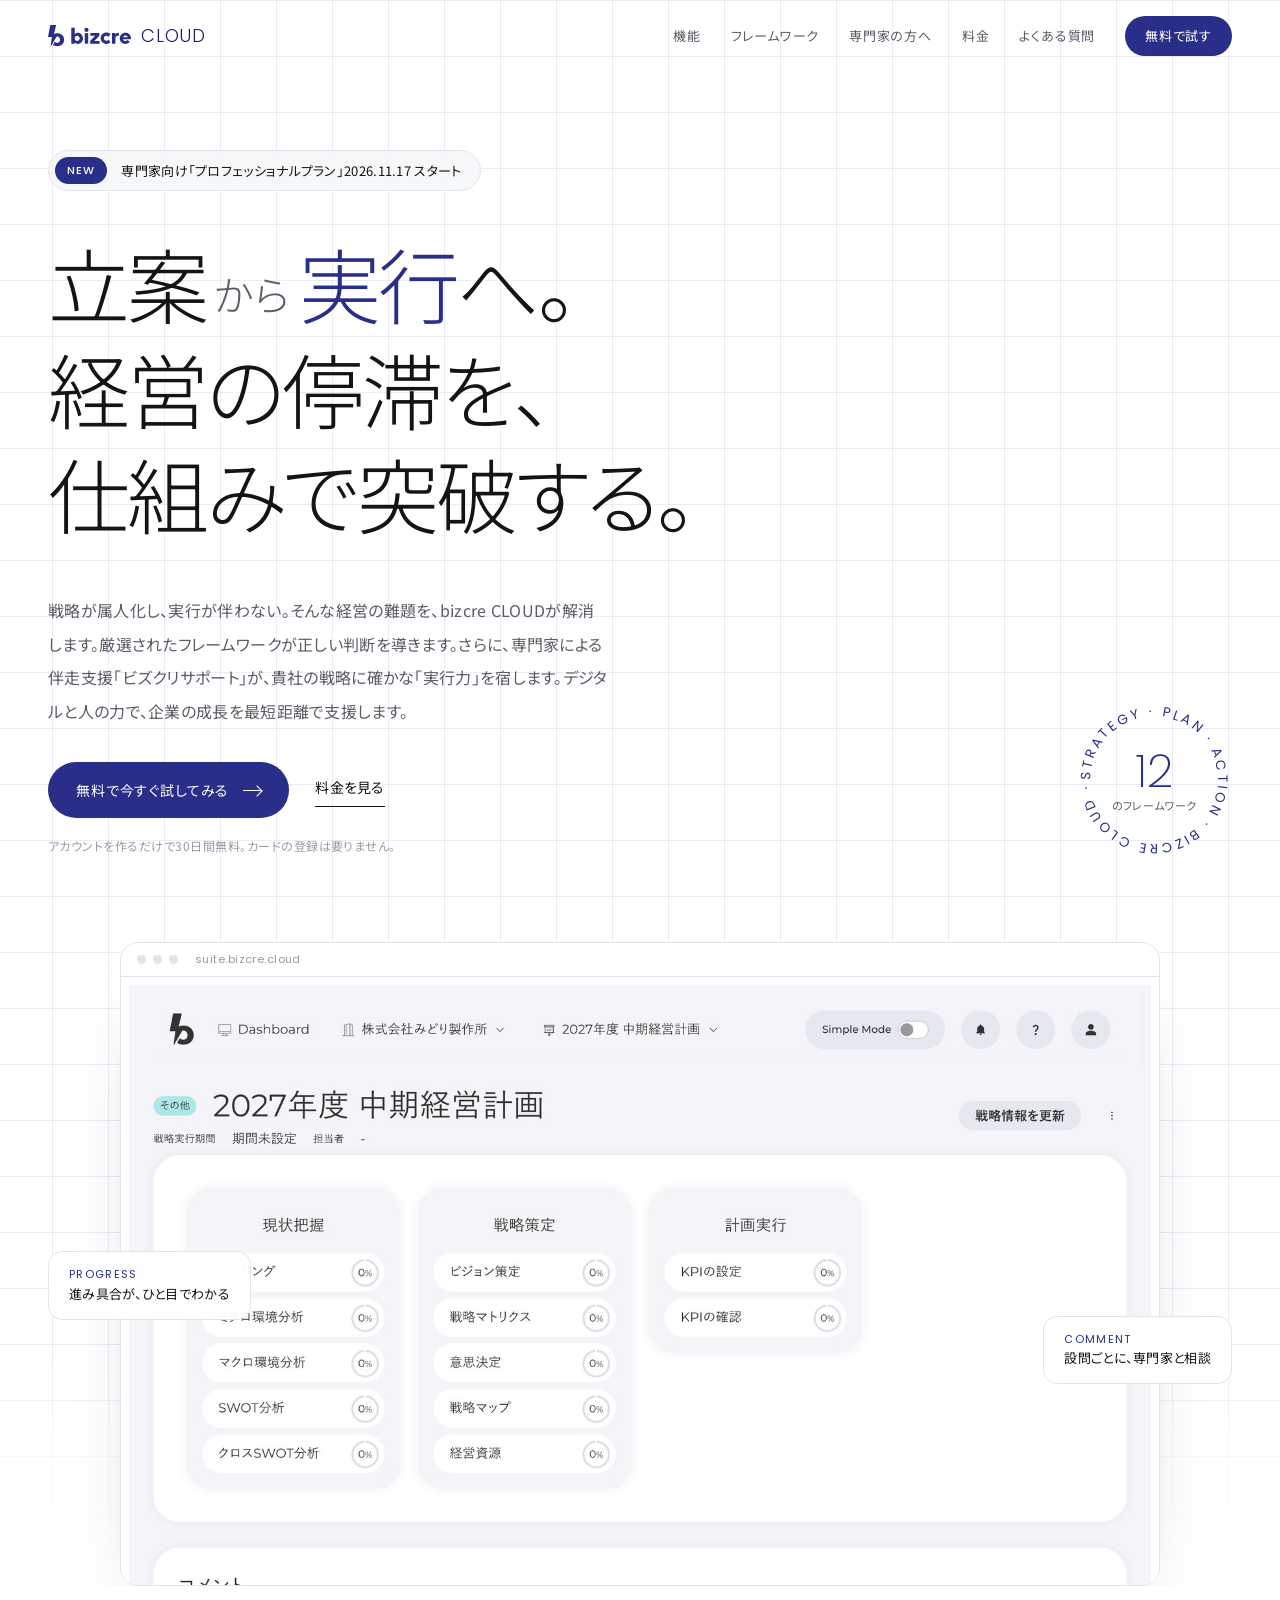
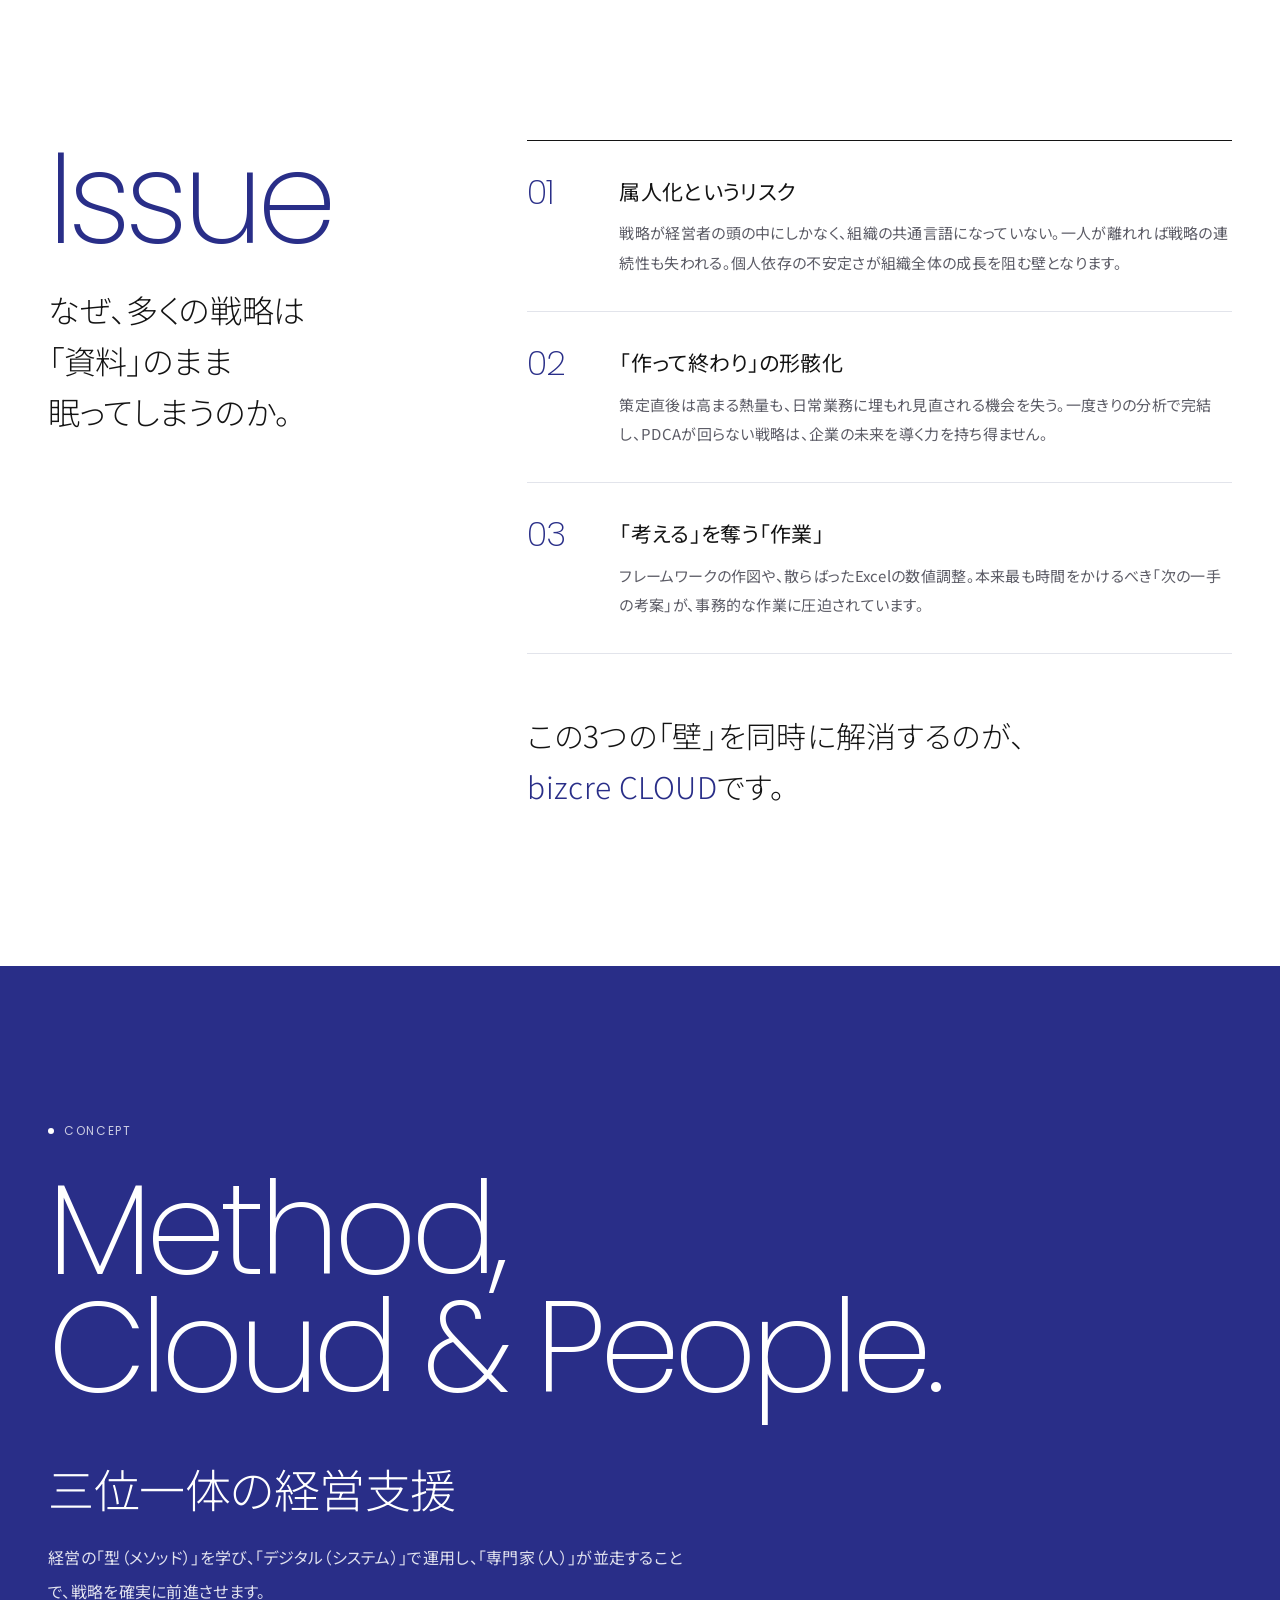
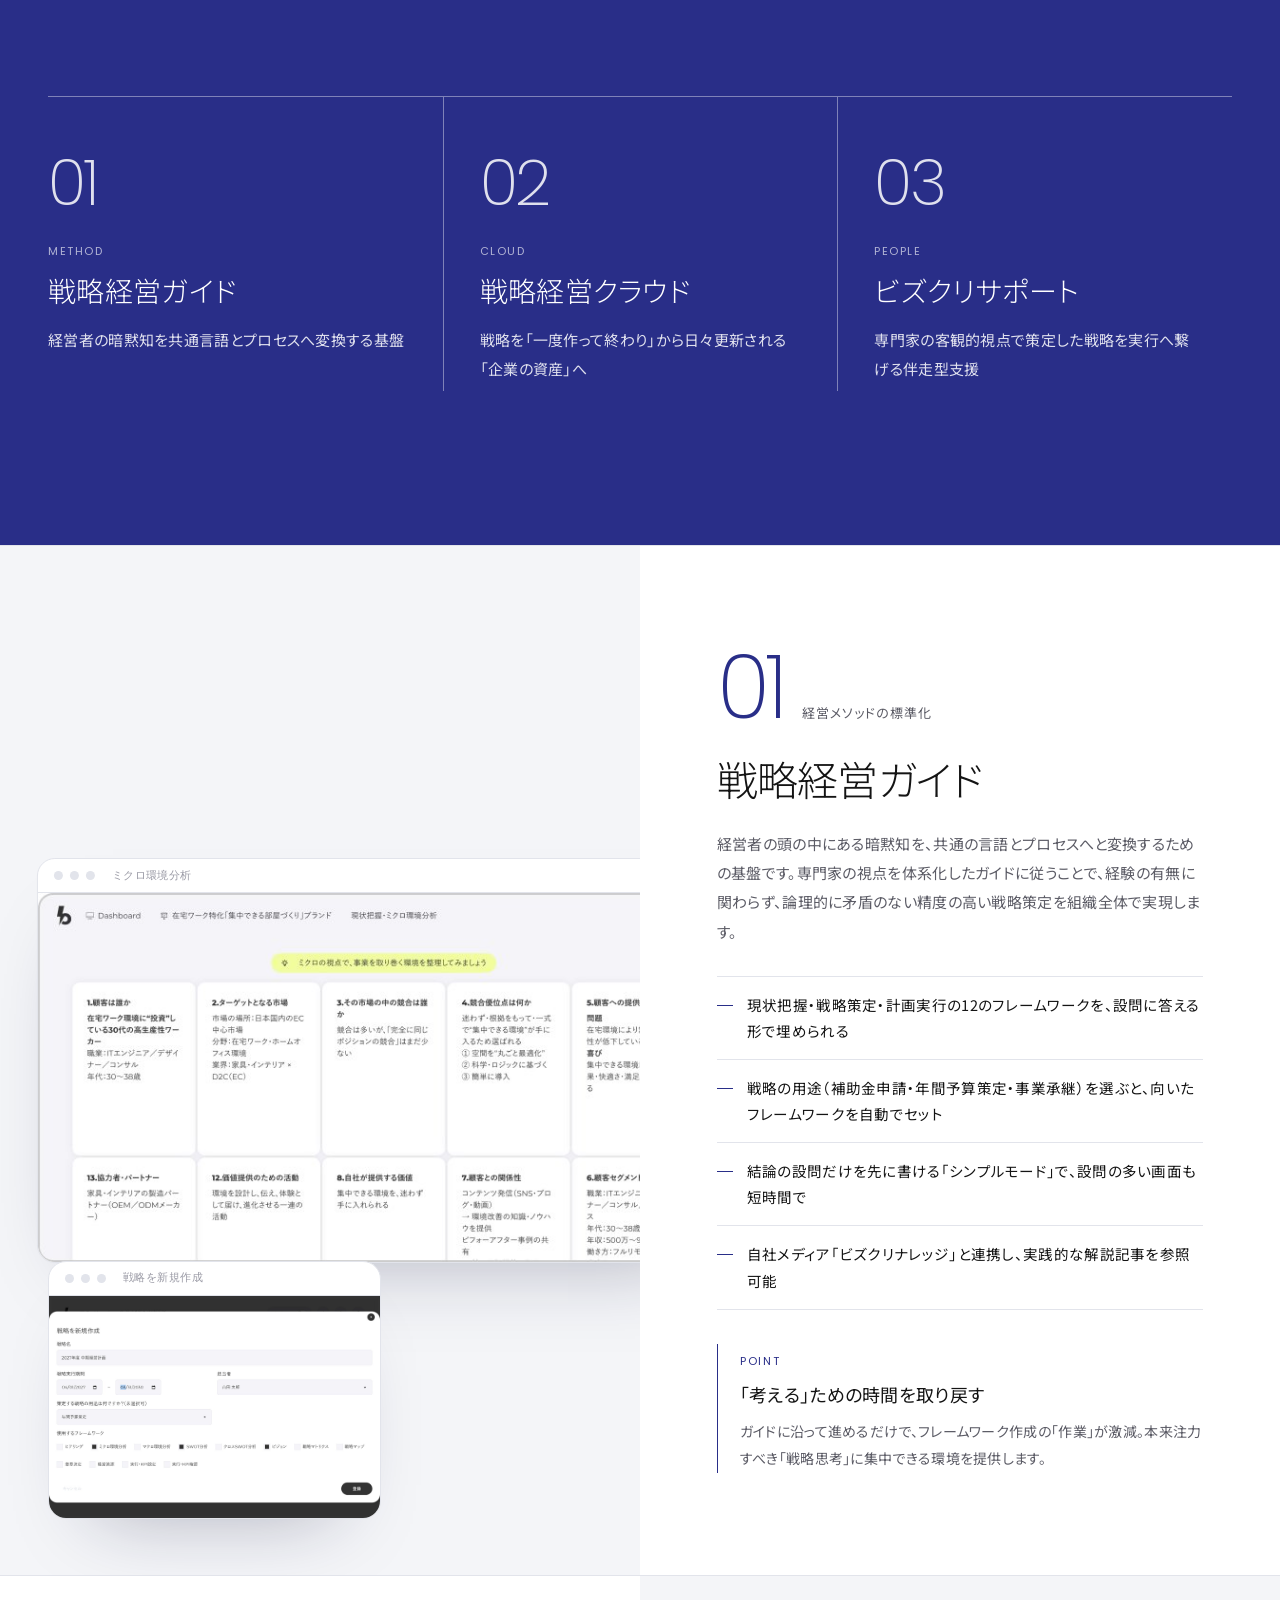
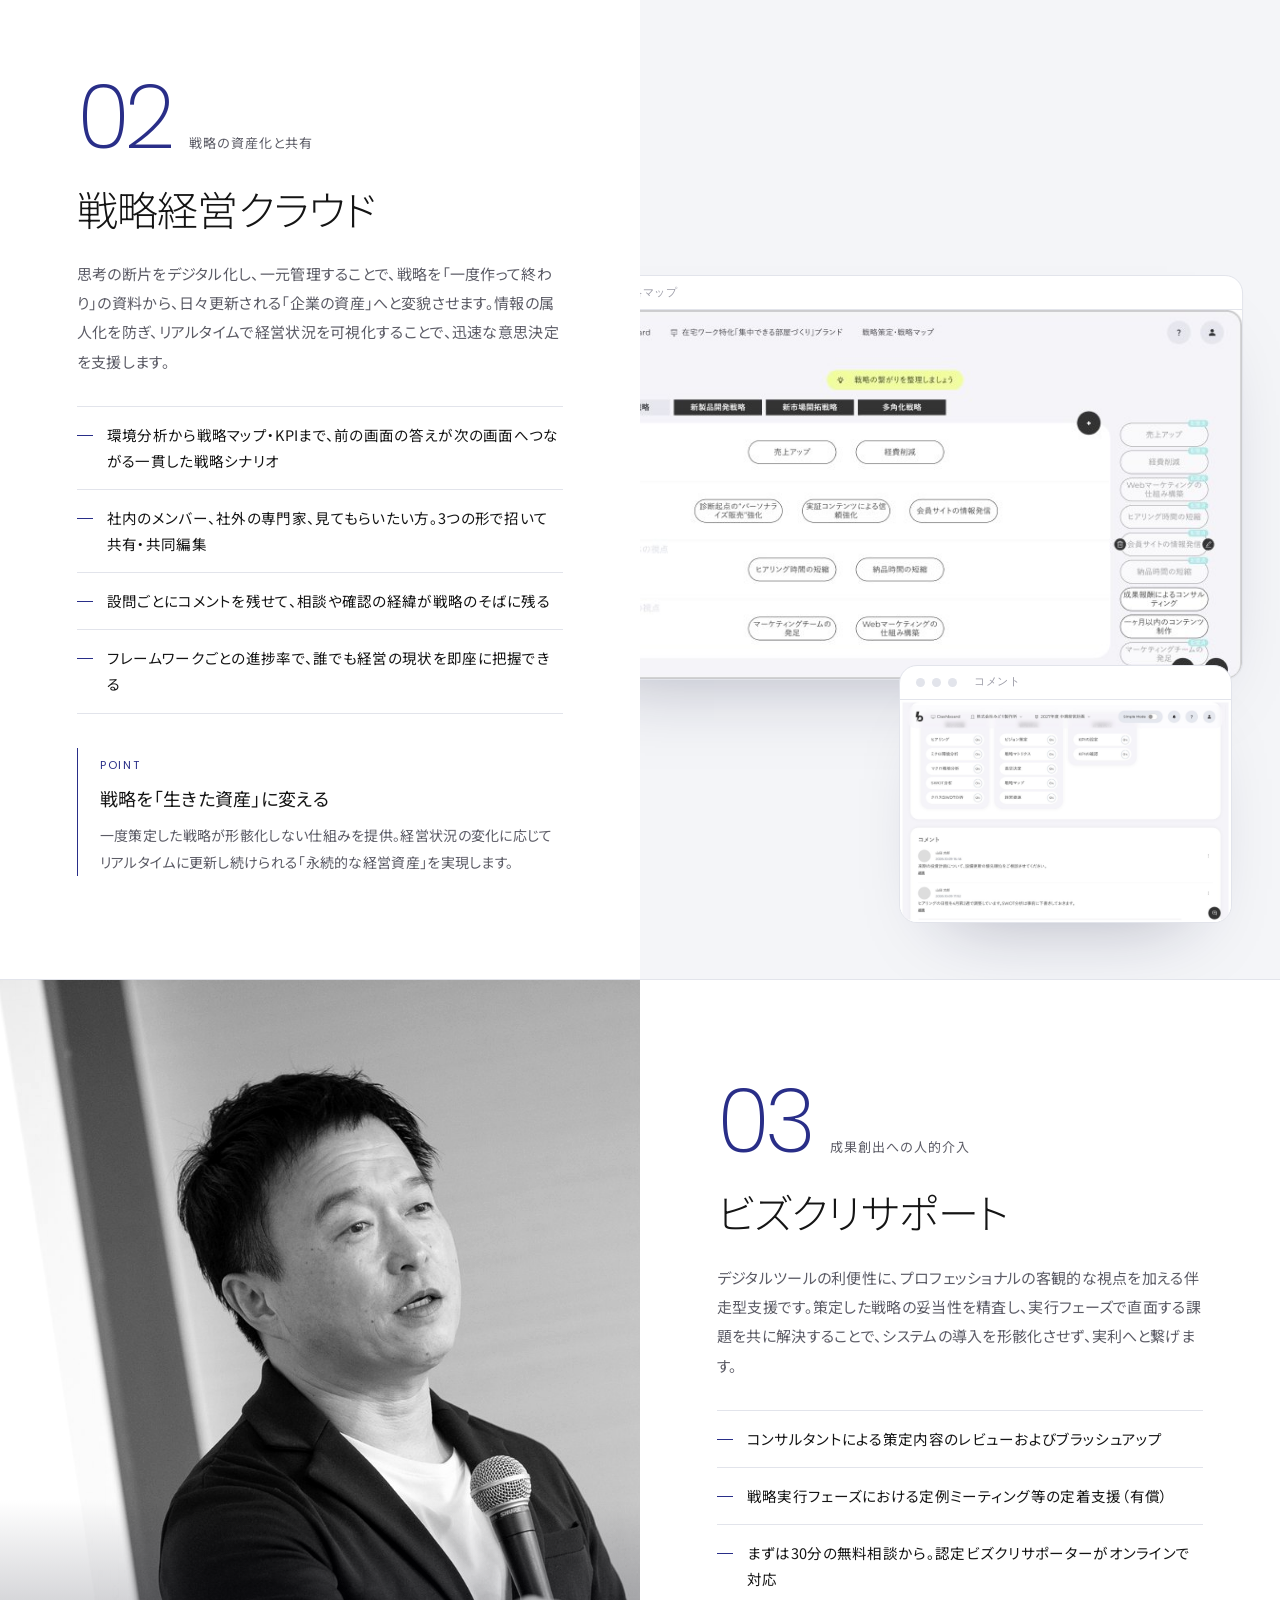
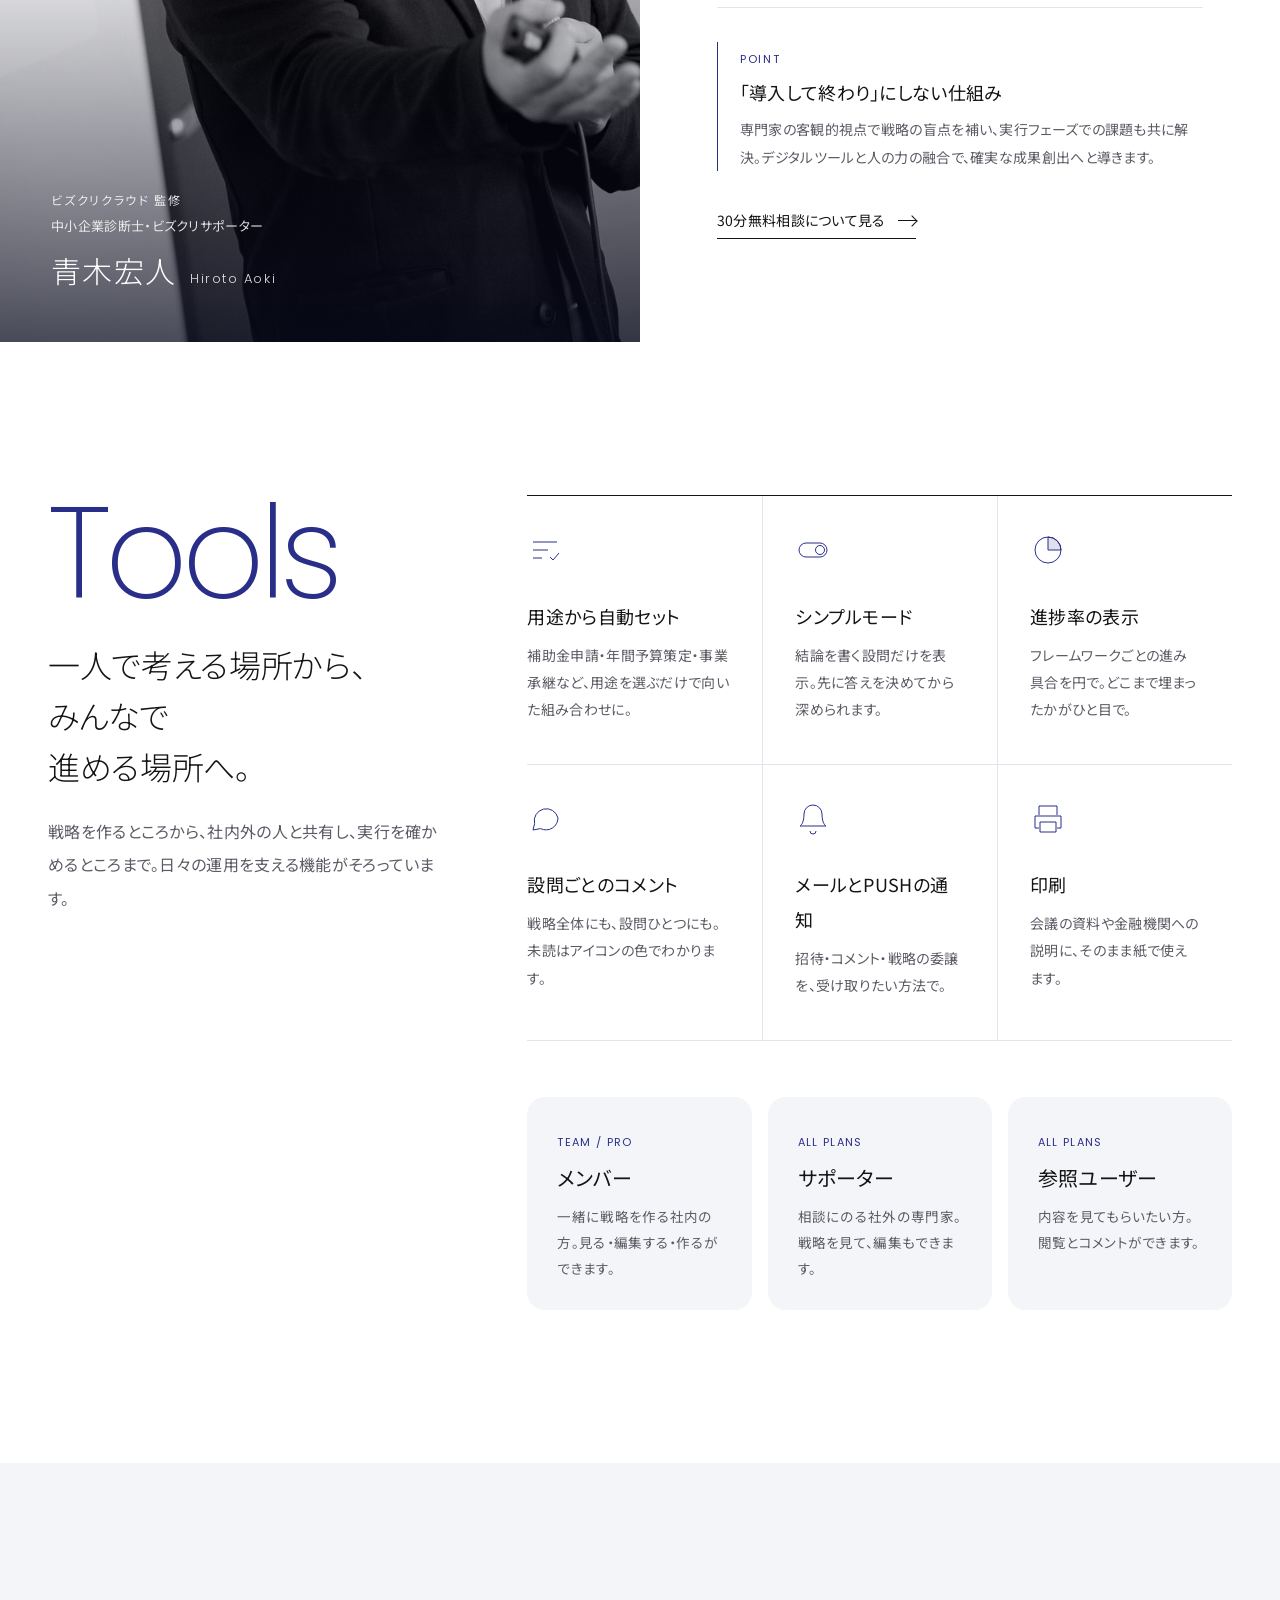
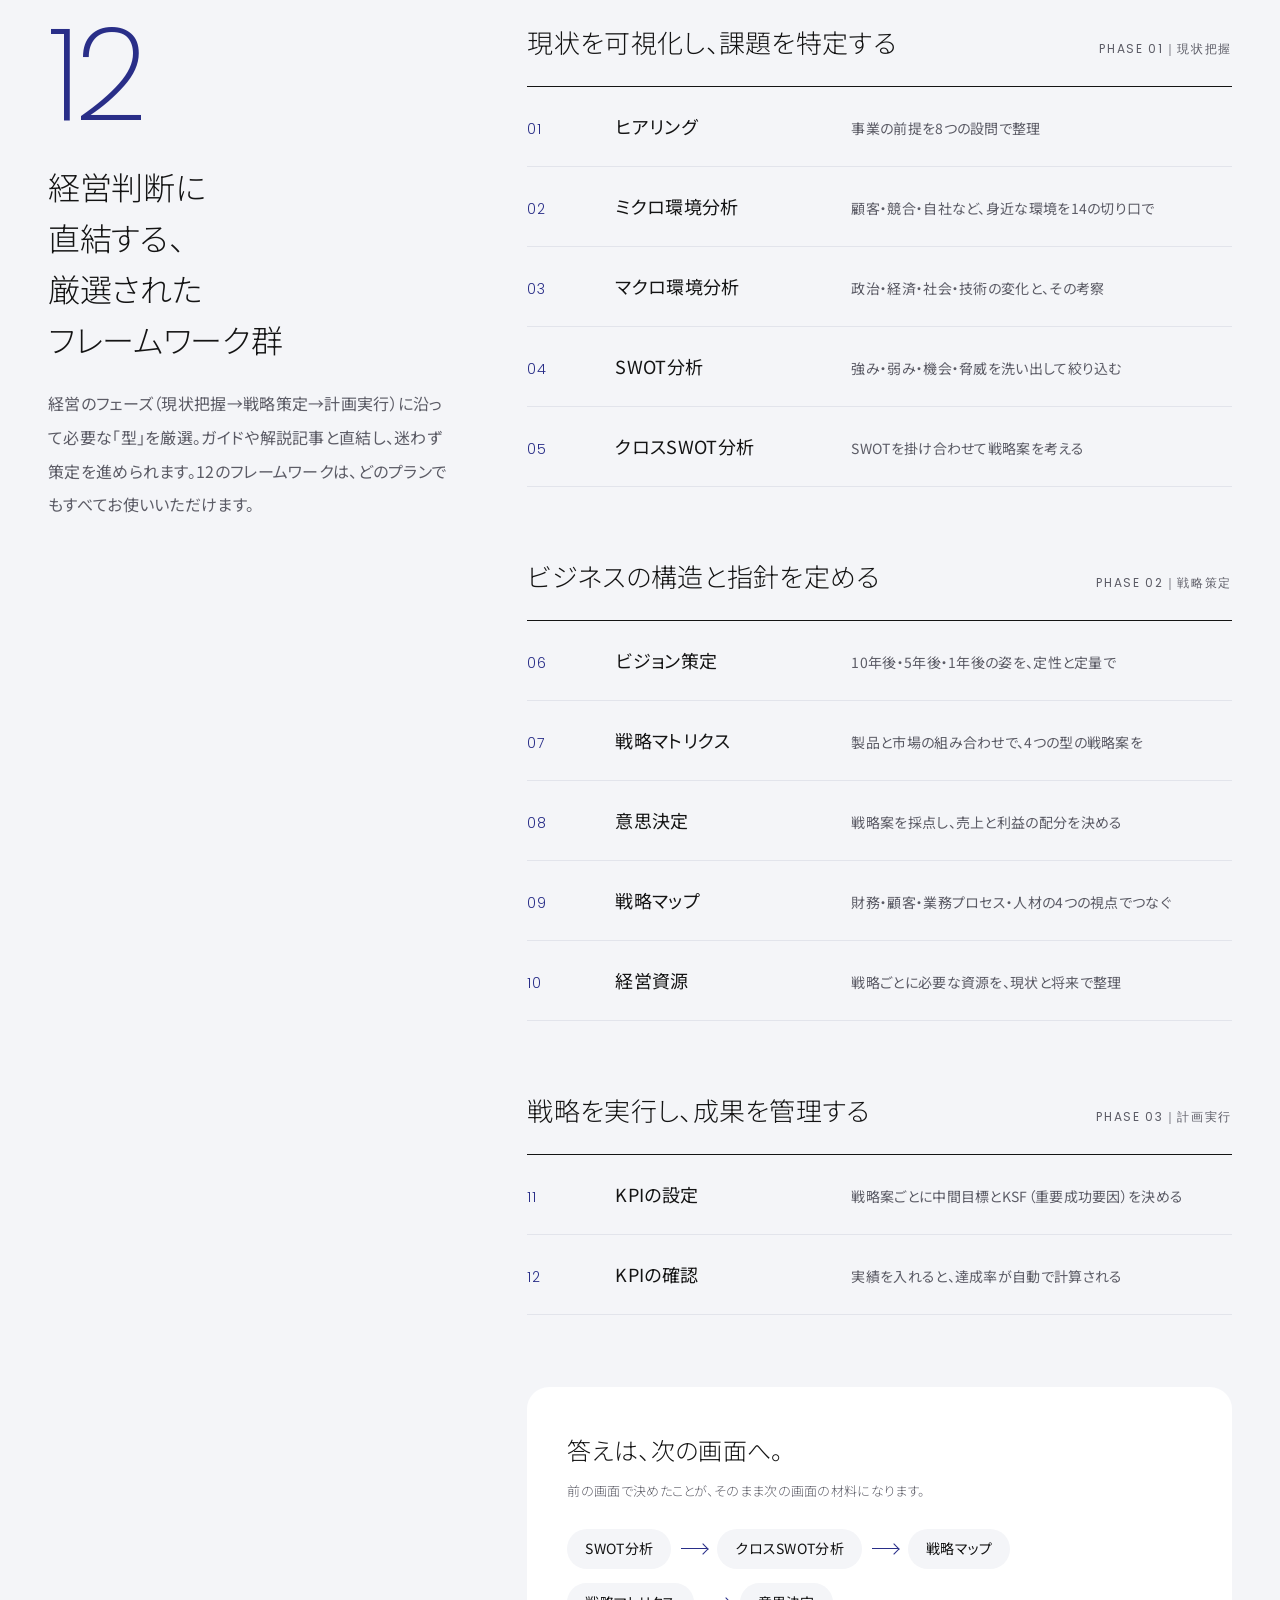
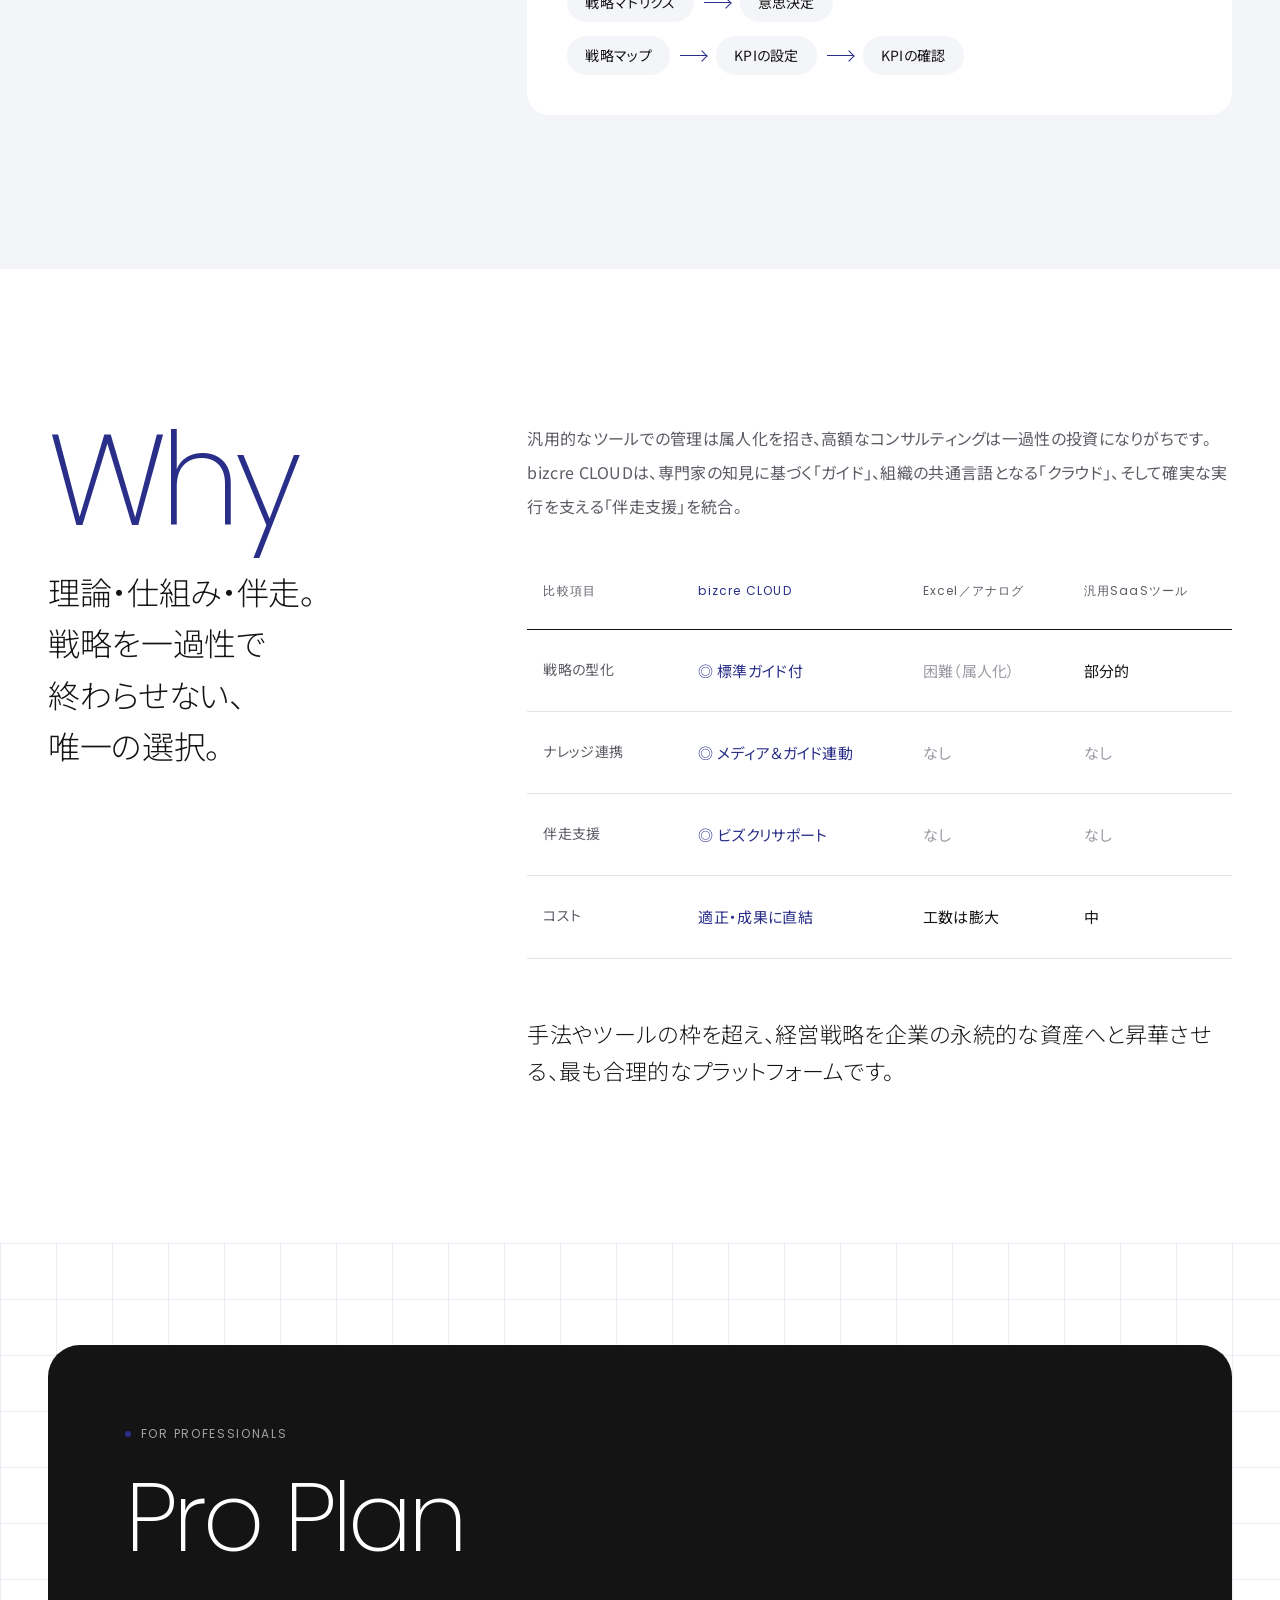
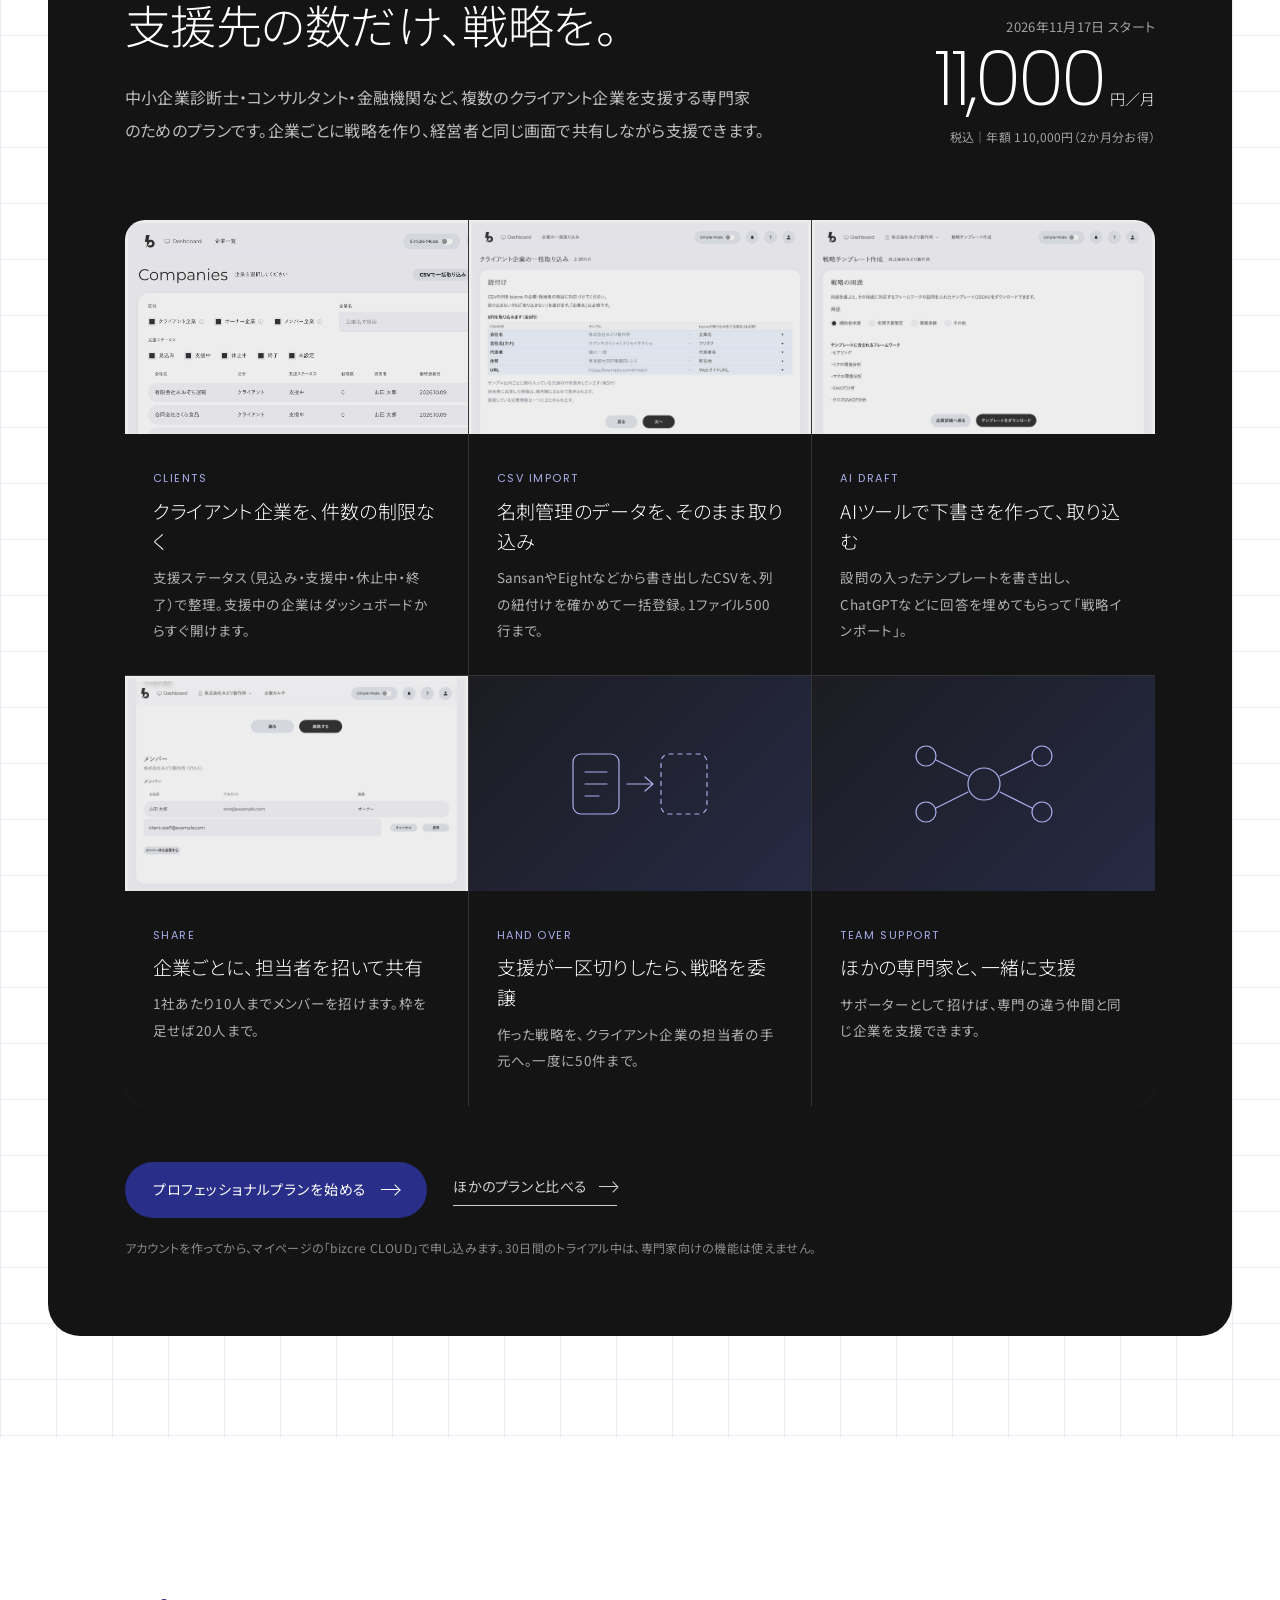
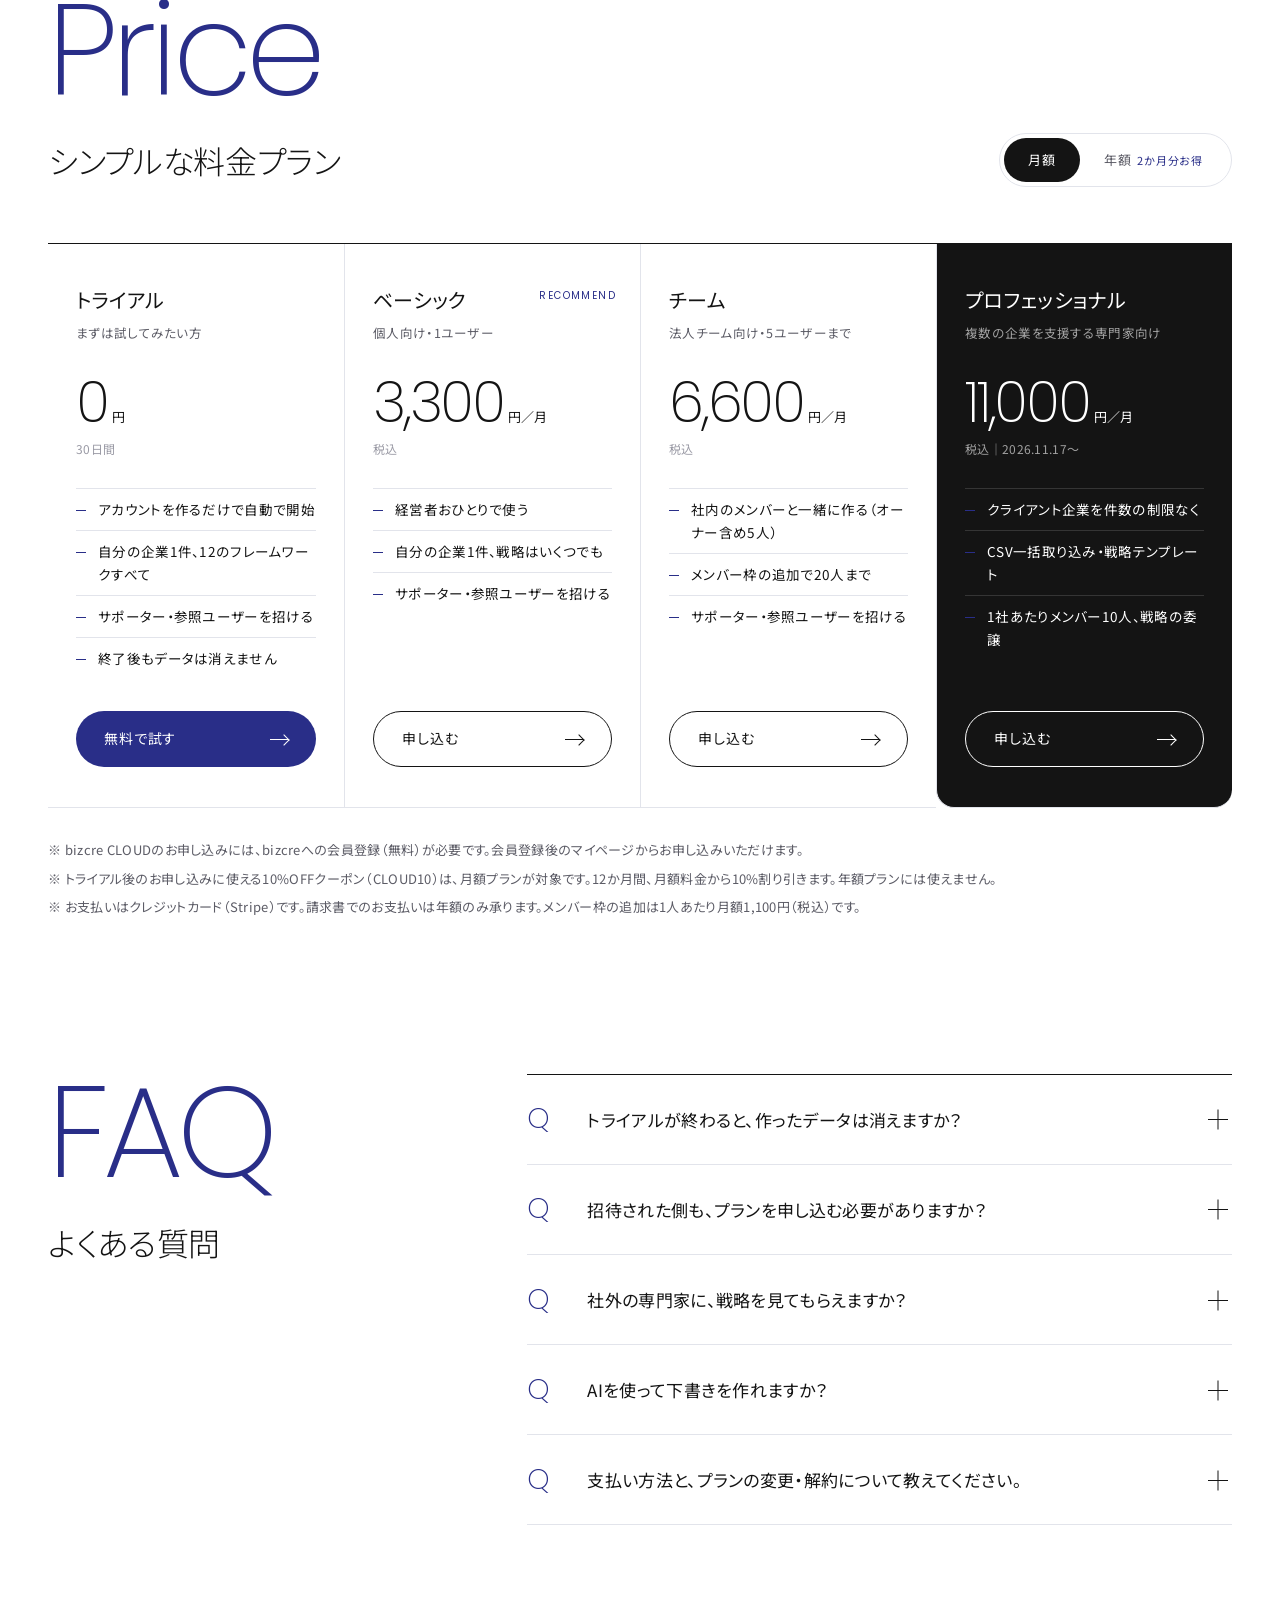
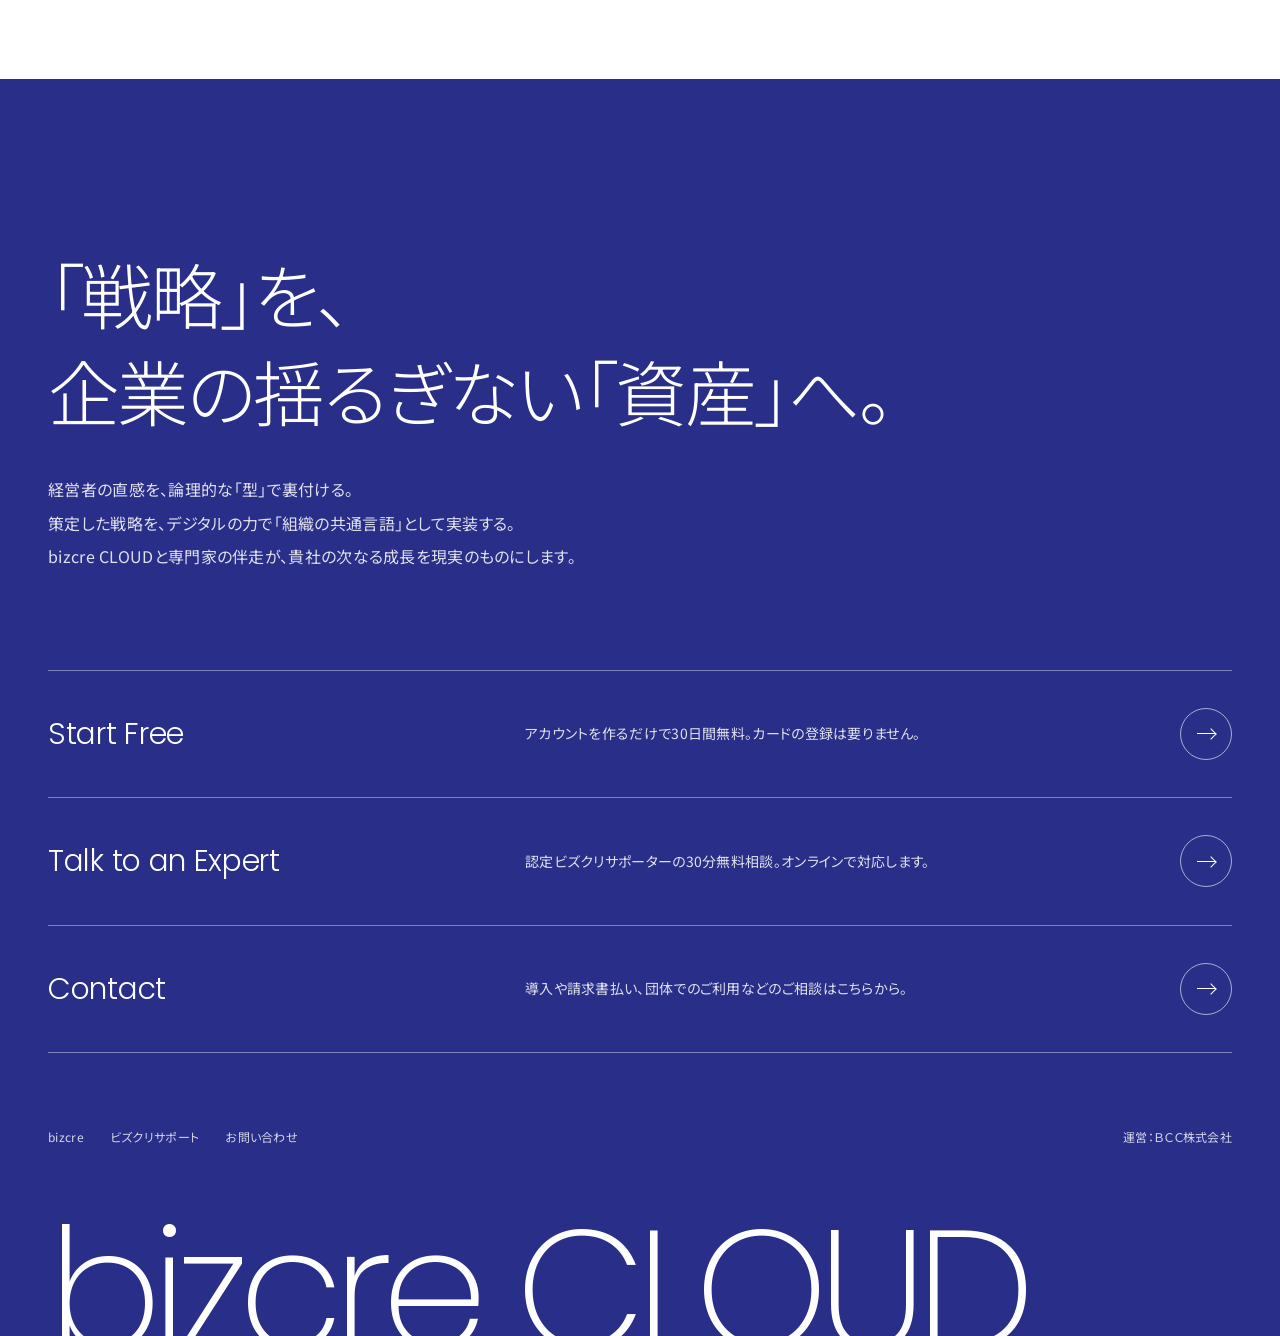
<file: cloudlp/index.html>
<!doctype html>
<html lang="ja">
<head>
<meta charset="utf-8">
<meta name="viewport" content="width=device-width,initial-scale=1">
<title>bizcre CLOUD｜立案から実行へ。経営の停滞を、仕組みで突破する。</title>
<meta name="description" content="bizcre CLOUDは、12のフレームワークを順に埋めて、現状の整理から戦略、実行の計画までつくれる経営支援クラウドです。専門家による伴走支援「ビズクリサポート」とあわせて、戦略を確かな実行へつなげます。30日間無料。">
<meta property="og:title" content="bizcre CLOUD｜立案から実行へ。経営の停滞を、仕組みで突破する。">
<meta property="og:description" content="12のフレームワークで、現状把握から戦略、実行の計画まで。30日間無料でお試しいただけます。">
<meta property="og:type" content="website">
<meta name="theme-color" content="#292E88">
<link rel="preconnect" href="https://fonts.googleapis.com">
<link rel="preconnect" href="https://fonts.gstatic.com" crossorigin>
<link href="https://fonts.googleapis.com/css2?family=Noto+Sans+JP:wght@300;400;500&family=Poppins:wght@200;300;400;500&display=swap" rel="stylesheet">
<!-- GA4：測定IDを入れて有効化（bizcre.cloud と suite.bizcre.cloud で同じIDを使う）
<script async src="https://www.googletagmanager.com/gtag/js?id=G-XXXXXXXXXX"></script>
<script>window.dataLayer=window.dataLayer||[];function gtag(){dataLayer.push(arguments);}gtag('js',new Date());gtag('config','G-XXXXXXXXXX');</script>
-->
<style>
/* ───────── トークン ───────── */
:root{
  --blue:#292E88;      /* ロゴの紺。面と強調に */
  --navy:#1B1E62;      /* ホバーなど、さらに深い紺 */
  --ink:#141414; --sub:#5C5C66; --mute:#9A9AA5;
  --line:#E2E4EB; --paper:#F4F5F8; --white:#fff;
  --grid:rgba(41,46,136,.09);
  --wrap:1200px; --gut:clamp(20px,4vw,48px);
  --en:"Poppins",sans-serif;
  --ease:cubic-bezier(.2,.7,.2,1);
}
*{box-sizing:border-box;margin:0;padding:0}
html{scroll-behavior:smooth;scroll-padding-top:72px}
body{font-family:"Noto Sans JP",sans-serif;font-weight:400;font-size:15px;line-height:1.95;color:var(--ink);background:var(--white);font-feature-settings:"palt" 1;letter-spacing:.02em;-webkit-font-smoothing:antialiased}
img{max-width:100%;height:auto;display:block}
a{color:inherit;text-decoration:none}
.wrap{width:min(var(--wrap),100% - var(--gut)*2);margin-inline:auto}
.en{font-family:var(--en)}
section{position:relative}
.sec{padding:clamp(96px,12vw,168px) 0}

/* ───────── 文字の階層（細く、ジャンプ率は大きく） ───────── */
.disp{font-family:var(--en);font-weight:200;font-size:clamp(64px,10vw,152px);line-height:.92;letter-spacing:-.045em;color:var(--blue)}
.lab{font-family:var(--en);font-weight:400;font-size:12px;letter-spacing:.14em;text-transform:uppercase;color:var(--sub);display:flex;align-items:center;gap:10px}
.lab i{width:6px;height:6px;border-radius:50%;background:var(--blue)}
.h2{font-weight:300;font-size:clamp(28px,3.6vw,46px);line-height:1.5;letter-spacing:-.01em}
.lead{font-size:16px;line-height:2.1;color:var(--sub);max-width:640px}
.small{font-size:13px;line-height:1.9;color:var(--sub)}
b,strong{font-weight:500}

/* ───────── ボタン ───────── */
.btn{display:inline-flex;align-items:center;gap:14px;height:56px;padding:0 28px;border-radius:999px;font-size:14px;font-weight:400;letter-spacing:.06em;transition:background .3s var(--ease),color .3s var(--ease),border-color .3s}
.ar{display:inline-block;width:18px;height:1px;background:currentColor;position:relative;transition:width .3s var(--ease)}
.ar::after{content:"";position:absolute;right:0;top:-3px;width:7px;height:7px;border-top:1px solid currentColor;border-right:1px solid currentColor;transform:rotate(45deg)}
.btn:hover .ar,.tlink:hover .ar{width:26px}
.btn-p{background:var(--blue);color:#fff}.btn-p:hover{background:var(--navy)}
.btn-o{border:1px solid currentColor}.btn-o:hover{background:var(--ink);color:#fff;border-color:var(--ink)}
.btn-sm{height:40px;padding:0 20px;font-size:13px}
.tlink{display:inline-flex;align-items:center;gap:12px;font-size:14px;border-bottom:1px solid currentColor;padding-bottom:4px}

/* ───────── ヘッダー ───────── */
.hd{position:fixed;inset:0 0 auto;z-index:50;height:72px;display:flex;align-items:center;transition:background .4s,backdrop-filter .4s}
.hd .in{display:flex;align-items:center;justify-content:space-between;width:100%;padding:0 var(--gut)}
.hd .logo{display:flex;align-items:center;gap:10px}
.hd .logo img{height:22px}
.hd .logo span{font-family:var(--en);font-weight:300;font-size:18px;letter-spacing:.04em;color:var(--navy)}
.hd nav{display:flex;align-items:center;gap:30px;font-size:13px;letter-spacing:.06em}
.hd nav a.t{color:var(--sub);transition:color .2s}.hd nav a.t:hover{color:var(--ink)}
.hd.on{background:rgba(255,255,255,.82);backdrop-filter:blur(14px);box-shadow:0 1px 0 var(--line)}

/* ───────── ヒーロー（方眼の上に、細い大きな文字） ───────── */
.hero{padding:150px 0 0;background-image:linear-gradient(var(--grid) 1px,transparent 1px),linear-gradient(90deg,var(--grid) 1px,transparent 1px);background-size:56px 56px;background-position:center top;overflow:hidden}
.hero::after{content:"";position:absolute;inset:auto 0 0;height:240px;background:linear-gradient(transparent,#fff 80%);pointer-events:none}
.hero .news{display:inline-flex;gap:14px;align-items:center;background:rgba(244,245,248,.8);backdrop-filter:blur(8px);border:1px solid var(--line);border-radius:999px;padding:6px 18px 6px 6px;font-size:13px;max-width:100%}
.hero .news b{font-family:var(--en);font-weight:500;font-size:11px;letter-spacing:.1em;background:var(--blue);color:#fff;border-radius:999px;padding:3px 12px}
.hero h1{font-weight:300;font-size:clamp(40px,6.4vw,92px);line-height:1.28;letter-spacing:-.035em;margin-top:40px}
.hero h1 .s{font-size:.5em;letter-spacing:0;margin:0 .2em;vertical-align:.18em;color:var(--sub)}
.hero h1 em{font-style:normal;color:var(--blue)}
.hero .copy{display:grid;grid-template-columns:minmax(0,560px) 1fr;gap:48px;margin-top:48px;align-items:end}
.hero .ctas{display:flex;flex-wrap:wrap;gap:26px;align-items:center;margin-top:34px}
.hero .note{font-size:12px;color:var(--mute);margin-top:16px;letter-spacing:.04em}
.ring{width:156px;height:156px;position:relative;flex:none;justify-self:end}
.ring svg{width:100%;height:100%;animation:spin 28s linear infinite}
.ring .c{position:absolute;inset:0;display:grid;place-items:center;text-align:center;font-family:var(--en);font-weight:200;font-size:46px;color:var(--blue);line-height:1}
.ring .c small{display:block;font-family:"Noto Sans JP";font-size:11px;font-weight:400;color:var(--sub);margin-top:6px}
@keyframes spin{to{transform:rotate(360deg)}}
.hero .stage{position:relative;margin-top:84px;z-index:1}
.frame{background:#fff;border:1px solid var(--line);border-radius:18px;overflow:hidden;box-shadow:0 40px 80px -48px rgba(20,24,60,.35)}
.frame .bar{height:34px;display:flex;align-items:center;gap:7px;padding:0 16px;border-bottom:1px solid var(--line)}
.frame .bar i{width:9px;height:9px;border-radius:50%;background:var(--line)}
.frame .bar span{margin-left:10px;font-family:var(--en);font-size:11px;color:var(--mute);letter-spacing:.04em}
.hero .stage .frame{width:min(1040px,100%);margin-inline:auto}
.chip{position:absolute;background:rgba(255,255,255,.88);backdrop-filter:blur(10px);border:1px solid var(--line);border-radius:14px;padding:14px 20px;font-size:13px;line-height:1.6;z-index:2}
.chip .k{font-family:var(--en);font-size:11px;letter-spacing:.12em;color:var(--blue);display:block}
.chip.c1{left:0;top:48%}.chip.c2{right:0;top:58%}

/* ───────── 左に見出し、右に中身 ───────── */
.split{display:grid;grid-template-columns:minmax(0,4fr) minmax(0,7fr);gap:clamp(40px,6vw,96px)}
.split .hd2{position:sticky;top:110px;align-self:start}
.split .hd2 .h2,.split .h2{margin-top:26px;font-size:clamp(24px,2.5vw,34px);line-height:1.6;word-break:keep-all;overflow-wrap:anywhere}
.rows{border-top:1px solid var(--ink)}
.row{display:grid;grid-template-columns:72px 1fr;gap:20px;padding:34px 0;border-bottom:1px solid var(--line)}
.row .no{font-family:var(--en);font-weight:200;font-size:34px;line-height:1;color:var(--blue);letter-spacing:-.03em}
.row h3{font-weight:400;font-size:21px;line-height:1.6}
.row p{margin-top:10px;color:var(--sub)}
.after{margin-top:56px;font-weight:300;font-size:clamp(22px,2.4vw,30px);line-height:1.7}
.after em{font-style:normal;color:var(--blue)}

/* ───────── 青い面 ───────── */
.blue{background:var(--blue);color:#fff}
.blue .lab{color:rgba(255,255,255,.75)}.blue .lab i{background:#fff}
.blue .disp{color:#fff}
.blue .lead{color:rgba(255,255,255,.85)}
.trio{display:grid;grid-template-columns:repeat(3,1fr);margin-top:88px;border-top:1px solid rgba(255,255,255,.4)}
.trio > div{padding:40px 36px 8px 0}
.trio > div + div{padding-left:36px;border-left:1px solid rgba(255,255,255,.4)}
.trio .n{font-family:var(--en);font-weight:200;font-size:64px;line-height:1;letter-spacing:-.04em}
.trio .r{font-family:var(--en);font-size:11px;letter-spacing:.14em;margin-top:26px;opacity:.75}
.trio h3{font-weight:300;font-size:28px;line-height:1.5;margin-top:6px}
.trio p{margin-top:14px;color:rgba(255,255,255,.85)}

/* ───────── 機能（半分を画面、半分を文） ───────── */
.feat{display:grid;grid-template-columns:1fr 1fr;min-height:760px;border-top:1px solid var(--line)}
.feat .vis{background:var(--paper);display:grid;place-items:center;padding:72px 0 72px var(--gut);overflow:hidden;position:relative}
.feat .vis .frame{width:118%;max-width:none;transform:translateX(6%)}
.feat.rev .vis{order:2;padding:72px var(--gut) 72px 0}.feat.rev .vis .frame{transform:translateX(-6%)}
.feat .vis .frame.sub{position:absolute;width:52%;left:var(--gut);bottom:56px;transform:none}
.feat.rev .vis .frame.sub{left:auto;right:var(--gut)}
.feat .vis.ph{padding:0;position:relative;display:block}
.person{position:absolute;inset:0;margin:0}
.person img{width:100%;height:100%;object-fit:cover;object-position:38% 30%;filter:grayscale(1) contrast(1.06)}
.person::after{content:"";position:absolute;inset:auto 0 0;height:46%;background:linear-gradient(transparent,rgba(10,12,30,.72));pointer-events:none}
.person figcaption{position:absolute;left:clamp(24px,4vw,56px);bottom:clamp(24px,4vw,56px);right:24px;z-index:1;color:#fff}
.person .role{font-size:12px;letter-spacing:.14em;opacity:.85}
.person .ttl{font-size:13px;margin-top:2px;opacity:.85}
.person .nm{font-weight:300;font-size:30px;letter-spacing:.04em;margin-top:10px;line-height:1.4}
.person .nm span{font-family:var(--en);font-weight:300;font-size:13px;letter-spacing:.12em;margin-left:14px;opacity:.85}
.feat .txt{padding:clamp(72px,8vw,120px) clamp(28px,6vw,96px);display:flex;flex-direction:column;justify-content:center}
.feat .fn{display:flex;align-items:baseline;gap:18px}
.feat .fn .n{font-family:var(--en);font-weight:200;font-size:88px;line-height:.9;letter-spacing:-.05em;color:var(--blue)}
.feat .fn .s{font-size:13px;color:var(--sub);letter-spacing:.08em}
.feat h3{font-weight:300;font-size:clamp(30px,3.2vw,44px);line-height:1.4;letter-spacing:-.02em;margin-top:22px}
.feat .desc{margin-top:22px;color:var(--sub)}
.dash{list-style:none;margin-top:30px;border-top:1px solid var(--line)}
.dash li{padding:15px 0 15px 30px;border-bottom:1px solid var(--line);position:relative;font-size:14.5px;line-height:1.8}
.dash li::before{content:"";position:absolute;left:0;top:28px;width:16px;height:1px;background:var(--blue)}
.point{margin-top:34px;padding-left:22px;border-left:1px solid var(--blue)}
.point .k{font-family:var(--en);font-size:11px;letter-spacing:.16em;color:var(--blue)}
.point b{display:block;font-weight:400;font-size:18px;margin-top:4px}
.point p{margin-top:6px;font-size:14px;color:var(--sub)}

/* ───────── 主な機能 ───────── */
.tools{display:grid;grid-template-columns:repeat(3,1fr);border-top:1px solid var(--ink)}
.tool{padding:36px 32px 40px 0;border-bottom:1px solid var(--line)}
.tool:not(:nth-child(3n+1)){padding-left:32px;border-left:1px solid var(--line)}
.tool .ic{width:36px;height:36px;color:var(--blue)}
.tool h3{font-weight:400;font-size:18px;margin-top:22px}
.tool p{margin-top:8px;font-size:14px;color:var(--sub)}
.roles{display:grid;grid-template-columns:repeat(3,1fr);gap:16px;margin-top:56px}
.roles div{background:var(--paper);border-radius:18px;padding:28px 30px}
.roles .tg{font-family:var(--en);font-size:11px;letter-spacing:.12em;color:var(--blue)}
.roles b{display:block;font-weight:400;font-size:20px;margin-top:4px}
.roles p{font-size:13.5px;color:var(--sub);margin-top:6px}

/* ───────── フレームワーク（番号つきの行） ───────── */
.phase + .phase{margin-top:64px}
.phase .ph2{display:flex;align-items:baseline;justify-content:space-between;gap:16px;padding-bottom:18px;border-bottom:1px solid var(--ink)}
.phase .ph2 b{font-weight:300;font-size:26px}
.phase .ph2 span{font-family:var(--en);font-size:12px;letter-spacing:.14em;color:var(--sub);white-space:nowrap}
.fw{display:grid;grid-template-columns:72px 220px 1fr;gap:16px;padding:22px 0;border-bottom:1px solid var(--line);align-items:baseline}
.fw .no{font-family:var(--en);font-weight:300;font-size:14px;color:var(--blue);letter-spacing:.06em}
.fw b{font-weight:400;font-size:18px}
.fw span{font-size:14px;color:var(--sub)}
.chain{margin-top:72px;padding:40px;border-radius:22px;background:#fff}
.chain .t{font-weight:300;font-size:24px}
.chain .t small{display:block;font-size:13px;color:var(--sub);margin-top:4px}
.flows{display:grid;gap:14px;margin-top:26px}
.flow{display:flex;flex-wrap:wrap;align-items:center;gap:10px;font-size:14px}
.flow span{background:var(--paper);border-radius:999px;padding:6px 18px}
.flow .ar{color:var(--blue);width:26px}

/* ───────── 比較 ───────── */
.cmp{width:100%;border-collapse:collapse}
.cmp th,.cmp td{padding:26px 16px;text-align:left;border-bottom:1px solid var(--line);font-weight:400;font-size:15px;vertical-align:top}
.cmp thead th{font-family:var(--en);font-size:12px;letter-spacing:.1em;color:var(--sub);border-bottom:1px solid var(--ink);padding-top:0}
.cmp thead th.us{color:var(--blue)}
.cmp tbody th{color:var(--sub);font-size:14px;width:22%}
.cmp td.us{color:var(--blue)}
.cmp td.x{color:var(--mute)}

/* ───────── 専門家（方眼の上に黒いカード） ───────── */
.gridbg{background-image:linear-gradient(var(--grid) 1px,transparent 1px),linear-gradient(90deg,var(--grid) 1px,transparent 1px);background-size:56px 56px}
.pro{background:var(--ink);color:#fff;border-radius:32px;padding:clamp(40px,6vw,96px);overflow:hidden;position:relative}
.pro .lab{color:rgba(255,255,255,.6)}.pro .lab i{background:var(--blue)}
.pro .top{display:grid;grid-template-columns:1fr auto;gap:48px;align-items:end}
.pro .disp{color:#fff;font-size:clamp(56px,7.5vw,112px)}
.pro .lead{color:rgba(255,255,255,.72);margin-top:22px}
.pro .price{text-align:right}
.pro .price .p{font-family:var(--en);font-weight:200;font-size:clamp(56px,6vw,84px);line-height:1;letter-spacing:-.04em}
.pro .price .p small{font-family:"Noto Sans JP";font-size:15px;font-weight:300;letter-spacing:0;margin-left:6px}
.pro .price .s{font-size:12px;color:rgba(255,255,255,.6);margin-top:8px}
.pgrid{display:grid;grid-template-columns:repeat(3,1fr);gap:1px;background:rgba(255,255,255,.14);margin-top:72px;border-radius:20px;overflow:hidden}
.pf{background:var(--ink);display:flex;flex-direction:column}
.pf .img{aspect-ratio:16/10;overflow:hidden;background:#222}
.pf .img img{width:100%;height:100%;object-fit:cover;object-position:top left;opacity:.92;transition:transform .8s var(--ease),opacity .4s}
.pf:hover .img img{transform:scale(1.04);opacity:1}
.pf .b{padding:26px 28px 32px}
.pf .k{font-family:var(--en);font-size:11px;letter-spacing:.14em;color:#A9ADEB}
.pf h3{font-weight:300;font-size:19px;line-height:1.6;margin-top:6px}
.pf p{font-size:13.5px;color:rgba(255,255,255,.66);margin-top:8px}
.pf .ill{display:grid;place-items:center;height:100%;background:linear-gradient(135deg,#1c1c22,#262a44)}
.pro .ctas{display:flex;gap:26px;align-items:center;flex-wrap:wrap;margin-top:56px}
.pro .ctas .tlink{color:rgba(255,255,255,.8)}
.pro .note{font-size:12px;color:rgba(255,255,255,.5);margin-top:18px}

/* ───────── 料金 ───────── */
.toggle{display:inline-flex;border:1px solid var(--line);border-radius:999px;padding:4px}
.toggle button{border:0;background:none;font:inherit;font-size:13px;letter-spacing:.06em;padding:9px 24px;border-radius:999px;cursor:pointer;color:var(--sub)}
.toggle button.on{background:var(--ink);color:#fff}
.toggle small{font-size:11px;color:var(--blue);margin-left:6px}
.toggle button.on small{color:#A9ADEB}
.plans{display:grid;grid-template-columns:repeat(4,1fr);margin-top:56px;border-top:1px solid var(--ink)}
.plan{padding:36px 28px 40px;display:flex;flex-direction:column;border-bottom:1px solid var(--line);position:relative}
.plan + .plan{border-left:1px solid var(--line)}
.plan .nm{font-weight:400;font-size:20px}
.plan .rb{position:absolute;top:42px;right:24px;font-family:var(--en);font-size:10px;letter-spacing:.14em;color:var(--blue)}
.plan .for{font-size:12.5px;color:var(--sub);margin-top:2px}
.plan .pr{font-family:var(--en);font-weight:200;font-size:56px;line-height:1;letter-spacing:-.04em;margin-top:30px}
.plan .pr small{font-family:"Noto Sans JP";font-size:13px;font-weight:400;letter-spacing:0;margin-left:4px}
.plan .tx{font-size:12px;color:var(--mute);margin-top:6px;min-height:18px}
.plan ul{list-style:none;margin:28px 0 32px;flex:1}
.plan li{font-size:13.5px;padding:9px 0 9px 22px;position:relative;line-height:1.7;border-top:1px solid var(--line)}
.plan li::before{content:"";position:absolute;left:0;top:21px;width:10px;height:1px;background:var(--blue)}
.plan .btn{justify-content:space-between;width:100%}
.plan.dark{background:var(--ink);color:#fff;border-radius:0 0 18px 18px}
.plan.dark .for,.plan.dark .tx{color:rgba(255,255,255,.6)}
.plan.dark li{border-color:rgba(255,255,255,.14)}
.plan.dark .btn-o{color:#fff}.plan.dark .btn-o:hover{background:#fff;color:var(--ink);border-color:#fff}
.pnotes{margin-top:30px;display:grid;gap:4px}

/* ───────── FAQ ───────── */
.faq{border-top:1px solid var(--ink)}
.faq details{border-bottom:1px solid var(--line)}
.faq summary{list-style:none;cursor:pointer;display:grid;grid-template-columns:48px 1fr 24px;gap:12px;align-items:center;padding:28px 0;font-weight:400;font-size:17px}
.faq summary::-webkit-details-marker{display:none}
.faq summary::before{content:"Q";font-family:var(--en);font-weight:200;font-size:28px;color:var(--blue);line-height:1}
.faq summary .pm{width:20px;height:20px;position:relative}
.faq summary .pm::before,.faq summary .pm::after{content:"";position:absolute;left:0;right:0;top:50%;height:1px;background:var(--ink);transition:transform .3s var(--ease)}
.faq summary .pm::after{transform:rotate(90deg)}
.faq details[open] .pm::after{transform:rotate(0)}
.faq .a{padding:0 36px 30px 60px;color:var(--sub)}

/* ───────── 最後（青い面、3つの行き先、大きなロゴ） ───────── */
.end{padding:clamp(110px,13vw,180px) 0 0;overflow:hidden}
.end h2{font-weight:300;font-size:clamp(36px,5.6vw,80px);line-height:1.35;letter-spacing:-.035em}
.end .lead{margin-top:34px;max-width:none}
.go{margin-top:96px;border-top:1px solid rgba(255,255,255,.4)}
.go a{display:grid;grid-template-columns:1fr 1.4fr auto;gap:32px;align-items:center;padding:34px 0;border-bottom:1px solid rgba(255,255,255,.4);transition:padding .4s var(--ease)}
.go a:hover{padding-left:16px}
.go b{font-family:var(--en);font-weight:300;font-size:clamp(22px,2.4vw,30px);letter-spacing:-.01em}
.go a > span{color:rgba(255,255,255,.85);font-size:14px}
.go .circ{width:52px;height:52px;border:1px solid rgba(255,255,255,.6);border-radius:50%;display:grid;place-items:center;transition:background .3s,color .3s}
.go a:hover .circ{background:#fff;color:var(--blue)}
.ft{padding:72px 0 0}
.ft .row2{display:flex;justify-content:space-between;align-items:flex-end;gap:24px;flex-wrap:wrap;font-size:12px;color:rgba(255,255,255,.8)}
.ft nav{display:flex;gap:26px;flex-wrap:wrap}
.ft .mark{font-family:var(--en);font-weight:200;font-size:clamp(56px,13.2vw,200px);line-height:.78;letter-spacing:-.06em;margin-top:56px;white-space:nowrap;transform:translateY(.12em)}

/* クーポン（固定カード） */
.coupon{position:fixed;right:24px;bottom:24px;z-index:55;width:320px;background:var(--ink);color:#fff;border-radius:20px;padding:22px 22px 20px;box-shadow:0 30px 60px -30px rgba(10,12,40,.6);transform:translateY(calc(100% + 40px));opacity:0;transition:transform .6s var(--ease),opacity .4s}
.coupon.on{transform:none;opacity:1}
.coupon .x{position:absolute;top:12px;right:12px;width:30px;height:30px;border:0;background:none;color:rgba(255,255,255,.6);cursor:pointer;font-size:0}
.coupon .x::before,.coupon .x::after{content:"";position:absolute;left:8px;right:8px;top:50%;height:1px;background:currentColor;transform:rotate(45deg)}
.coupon .x::after{transform:rotate(-45deg)}
.coupon .x:hover{color:#fff}
.coupon .k{font-family:var(--en);font-size:11px;letter-spacing:.16em;color:#A9ADEB}
.coupon .t{display:flex;align-items:baseline;gap:10px;margin-top:6px}
.coupon .t b{font-family:var(--en);font-weight:200;font-size:56px;line-height:1;letter-spacing:-.04em}
.coupon .t b small{font-size:24px;letter-spacing:0;margin-left:2px}
.coupon .t span{font-size:13px;line-height:1.6}
.coupon .code{display:flex;align-items:center;justify-content:space-between;margin-top:16px;border:1px dashed rgba(255,255,255,.4);border-radius:12px;padding:8px 8px 8px 16px}
.coupon .code span{font-family:var(--en);font-weight:400;font-size:18px;letter-spacing:.14em}
.coupon .code button{border:0;background:#fff;color:var(--ink);font:inherit;font-size:12px;letter-spacing:.06em;border-radius:999px;padding:7px 16px;cursor:pointer}
.coupon .lead2{display:none}
.coupon .n{font-size:11.5px;line-height:1.75;color:rgba(255,255,255,.65);margin-top:12px}

/* スマホ固定CTA */
.sp-cta{display:none}

/* ───────── 動き ───────── */
.rv{opacity:0;transform:translateY(24px);transition:opacity 1s var(--ease),transform 1s var(--ease)}
.rv.in{opacity:1;transform:none}
.d1{transition-delay:.12s}.d2{transition-delay:.24s}.d3{transition-delay:.36s}
@media (prefers-reduced-motion:reduce){.rv{opacity:1;transform:none;transition:none}.ring svg{animation:none}html{scroll-behavior:auto}}

/* ───────── レスポンシブ ───────── */
@media (max-width:1000px){
  .hd nav a.t{display:none}
  .split,.hero .copy,.pro .top{grid-template-columns:minmax(0,1fr)}
  .split .hd2{position:static}
  .feat{grid-template-columns:1fr;min-height:0}
  .feat .vis,.feat.rev .vis{order:0;padding:48px var(--gut)}
  .feat .vis.ph{padding:0;height:min(110vw,520px)}.person .nm{font-size:24px}
  .feat .vis .frame,.feat.rev .vis .frame{width:100%;transform:none}
  .feat .vis .frame.sub,.feat.rev .vis .frame.sub{position:relative;width:70%;left:auto;right:auto;bottom:auto;margin:-40px 0 0 auto}
  .trio,.tools,.roles,.pgrid{grid-template-columns:1fr}
  .trio > div + div{padding-left:0;border-left:0;border-top:1px solid rgba(255,255,255,.4)}
  .tool:not(:nth-child(3n+1)){padding-left:0;border-left:0}
  .plans{grid-template-columns:1fr 1fr}
  .plan:nth-child(3){border-left:0}
  .pro .price{text-align:left}
  .chip,.ring{display:none}
  .go a{grid-template-columns:1fr auto}.go a > span{display:none}
  .sp-cta{display:block;position:fixed;left:12px;right:12px;bottom:12px;z-index:60;transform:translateY(130%);transition:transform .4s var(--ease)}
  .sp-cta.on{transform:none}
  .sp-cta .btn{width:100%;justify-content:center}
  .coupon{left:12px;right:12px;bottom:80px;width:auto;padding:14px 16px;border-radius:16px;display:grid;grid-template-columns:auto 1fr;column-gap:14px;align-items:center}
  .coupon .k,.coupon .n{display:none}
  .coupon .t{margin:0;grid-row:1/3}.coupon .t b{font-size:40px}.coupon .t span{display:none}
  .coupon .lead2{display:block;font-size:12px;line-height:1.5;padding-right:28px}
  .coupon .code{margin-top:6px;padding:4px 4px 4px 12px}.coupon .code span{font-size:14px}.coupon .code button{padding:5px 12px}
  .coupon .x{top:6px;right:6px}
}
@media (max-width:600px){
  body{font-size:14.5px}
  .plans{grid-template-columns:1fr}.plan + .plan{border-left:0}
  .fw{grid-template-columns:40px minmax(0,1fr);row-gap:2px}.fw .no{grid-row:1/3}.fw b,.fw span{grid-column:2}
  .phase .ph2 b{font-size:21px}
  .row{grid-template-columns:52px 1fr}
  .cmp-wrap{overflow-x:auto}.cmp{min-width:600px}
  .faq .a{padding-left:0}
  .phase .ph2{flex-direction:column;gap:4px}
}
</style>
</head>
<body>

<!-- 新規登録のURL（ここ1か所を直せば全ボタンに反映） -->
<script>window.BIZCRE_SIGNUP_URL="https://suite.bizcre.cloud/register";</script>

<header class="hd" id="hd"><div class="in">
  <a class="logo" href="#top" aria-label="bizcre CLOUD"><img src="img/logo_navy.svg" alt="bizcre"><span>CLOUD</span></a>
  <nav><a class="t" href="#feature">機能</a><a class="t" href="#framework">フレームワーク</a><a class="t" href="#pro">専門家の方へ</a><a class="t" href="#price">料金</a><a class="t" href="#faq">よくある質問</a>
    <a class="btn btn-p btn-sm js-signup" data-pos="header" href="#">無料で試す</a></nav>
</div></header>

<main id="top">
<!-- ヒーロー -->
<section class="hero">
  <div class="wrap">
    <a class="news rv" href="#pro"><b>NEW</b>専門家向け「プロフェッショナルプラン」2026.11.17 スタート</a>
    <h1 class="rv d1">立案<span class="s">から</span><em>実行</em>へ。<br>経営の停滞を、<br>仕組みで突破する。</h1>
    <div class="copy">
      <div class="rv d2">
        <p class="lead">戦略が属人化し、実行が伴わない。そんな経営の難題を、bizcre CLOUDが解消します。厳選されたフレームワークが正しい判断を導きます。さらに、専門家による伴走支援「ビズクリサポート」が、貴社の戦略に確かな「実行力」を宿します。デジタルと人の力で、企業の成長を最短距離で支援します。</p>
        <div class="ctas"><a class="btn btn-p js-signup" data-pos="hero" href="#">無料で今すぐ試してみる<span class="ar"></span></a><a class="tlink" href="#price">料金を見る</a></div>
        <p class="note">アカウントを作るだけで30日間無料。カードの登録は要りません。</p>
      </div>
      <div class="ring rv d3" aria-hidden="true">
        <svg viewBox="0 0 156 156"><defs><path id="cp" d="M78,78 m-64,0 a64,64 0 1,1 128,0 a64,64 0 1,1 -128,0"/></defs><text font-family="Poppins" font-size="13.5" fill="#292E88"><textPath href="#cp" textLength="402.1" lengthAdjust="spacing">STRATEGY · PLAN · ACTION · BIZCRE CLOUD ·&#160;</textPath></text></svg>
        <div class="c"><div>12<small>のフレームワーク</small></div></div>
      </div>
    </div>
    <div class="stage rv">
      <div class="frame"><div class="bar"><i></i><i></i><i></i><span>suite.bizcre.cloud</span></div><img src="img/scr_strategy.jpg" alt="戦略の画面。現状把握・戦略策定・計画実行の3つにフレームワークが並ぶ" width="1600" height="938"></div>
      <div class="chip c1"><span class="k">PROGRESS</span>進み具合が、ひと目でわかる</div>
      <div class="chip c2"><span class="k">COMMENT</span>設問ごとに、専門家と相談</div>
    </div>
  </div>
</section>

<!-- 課題 -->
<section class="sec"><div class="wrap split">
  <div class="hd2 rv"><p class="disp">Issue</p><h2 class="h2">なぜ、多くの戦略は<br>「資料」のまま<br>眠ってしまうのか。</h2></div>
  <div>
    <div class="rows">
      <div class="row rv"><span class="no">01</span><div><h3>属人化というリスク</h3><p>戦略が経営者の頭の中にしかなく、組織の共通言語になっていない。一人が離れれば戦略の連続性も失われる。個人依存の不安定さが組織全体の成長を阻む壁となります。</p></div></div>
      <div class="row rv"><span class="no">02</span><div><h3>「作って終わり」の形骸化</h3><p>策定直後は高まる熱量も、日常業務に埋もれ見直される機会を失う。一度きりの分析で完結し、PDCAが回らない戦略は、企業の未来を導く力を持ち得ません。</p></div></div>
      <div class="row rv"><span class="no">03</span><div><h3>「考える」を奪う「作業」</h3><p>フレームワークの作図や、散らばったExcelの数値調整。本来最も時間をかけるべき「次の一手の考案」が、事務的な作業に圧迫されています。</p></div></div>
    </div>
    <p class="after rv">この3つの「壁」を同時に解消するのが、<br><em>bizcre CLOUD</em>です。</p>
  </div>
</div></section>

<!-- 三位一体 -->
<section class="sec blue" id="feature"><div class="wrap">
  <p class="lab rv"><i></i>Concept</p>
  <p class="disp rv" style="margin-top:28px">Method,<br>Cloud &amp; People.</p>
  <h2 class="h2 rv" style="margin-top:48px">三位一体の経営支援</h2>
  <p class="lead rv" style="margin-top:18px">経営の「型（メソッド）」を学び、「デジタル（システム）」で運用し、「専門家（人）」が並走することで、戦略を確実に前進させます。</p>
  <div class="trio">
    <div class="rv"><p class="n">01</p><p class="r">METHOD</p><h3>戦略経営ガイド</h3><p>経営者の暗黙知を共通言語とプロセスへ変換する基盤</p></div>
    <div class="rv d1"><p class="n">02</p><p class="r">CLOUD</p><h3>戦略経営クラウド</h3><p>戦略を「一度作って終わり」から日々更新される「企業の資産」へ</p></div>
    <div class="rv d2"><p class="n">03</p><p class="r">PEOPLE</p><h3>ビズクリサポート</h3><p>専門家の客観的視点で策定した戦略を実行へ繋げる伴走型支援</p></div>
  </div>
</div></section>

<!-- 機能 -->
<section>
  <div class="feat">
    <div class="vis"><div class="frame rv"><div class="bar"><i></i><i></i><i></i><span>ミクロ環境分析</span></div><img src="img/scr_micro.jpg" alt="ミクロ環境分析の画面。14の切り口ごとに設問が並ぶ" loading="lazy"></div>
      <div class="frame sub rv d2"><div class="bar"><i></i><i></i><i></i><span>戦略を新規作成</span></div><img src="img/scr_new.jpg" alt="戦略を新規作成する画面" loading="lazy"></div></div>
    <div class="txt">
      <div class="fn rv"><span class="n">01</span><span class="s">経営メソッドの標準化</span></div>
      <h3 class="rv">戦略経営ガイド</h3>
      <p class="desc rv">経営者の頭の中にある暗黙知を、共通の言語とプロセスへと変換するための基盤です。専門家の視点を体系化したガイドに従うことで、経験の有無に関わらず、論理的に矛盾のない精度の高い戦略策定を組織全体で実現します。</p>
      <ul class="dash rv"><li>現状把握・戦略策定・計画実行の12のフレームワークを、設問に答える形で埋められる</li>
        <li>戦略の用途（補助金申請・年間予算策定・事業承継）を選ぶと、向いたフレームワークを自動でセット</li>
        <li>結論の設問だけを先に書ける「シンプルモード」で、設問の多い画面も短時間で</li>
        <li>自社メディア「ビズクリナレッジ」と連携し、実践的な解説記事を参照可能</li></ul>
      <div class="point rv"><span class="k">POINT</span><b>「考える」ための時間を取り戻す</b><p>ガイドに沿って進めるだけで、フレームワーク作成の「作業」が激減。本来注力すべき「戦略思考」に集中できる環境を提供します。</p></div>
    </div>
  </div>
  <div class="feat rev">
    <div class="vis"><div class="frame rv"><div class="bar"><i></i><i></i><i></i><span>戦略マップ</span></div><img src="img/scr_map.jpg" alt="戦略マップの画面" loading="lazy"></div>
      <div class="frame sub rv d2"><div class="bar"><i></i><i></i><i></i><span>コメント</span></div><img src="img/scr_comment.jpg" alt="戦略の画面のコメント欄" loading="lazy"></div></div>
    <div class="txt">
      <div class="fn rv"><span class="n">02</span><span class="s">戦略の資産化と共有</span></div>
      <h3 class="rv">戦略経営クラウド</h3>
      <p class="desc rv">思考の断片をデジタル化し、一元管理することで、戦略を「一度作って終わり」の資料から、日々更新される「企業の資産」へと変貌させます。情報の属人化を防ぎ、リアルタイムで経営状況を可視化することで、迅速な意思決定を支援します。</p>
      <ul class="dash rv"><li>環境分析から戦略マップ・KPIまで、前の画面の答えが次の画面へつながる一貫した戦略シナリオ</li>
        <li>社内のメンバー、社外の専門家、見てもらいたい方。3つの形で招いて共有・共同編集</li>
        <li>設問ごとにコメントを残せて、相談や確認の経緯が戦略のそばに残る</li>
        <li>フレームワークごとの進捗率で、誰でも経営の現状を即座に把握できる</li></ul>
      <div class="point rv"><span class="k">POINT</span><b>戦略を「生きた資産」に変える</b><p>一度策定した戦略が形骸化しない仕組みを提供。経営状況の変化に応じてリアルタイムに更新し続けられる「永続的な経営資産」を実現します。</p></div>
    </div>
  </div>
  <div class="feat">
    <div class="vis ph"><figure class="person rv"><img src="img/photo_aoki_seminar.jpg" alt="セミナーで話す青木宏人さん" loading="lazy" width="1800" height="1200">
      <figcaption><p class="role">ビズクリクラウド 監修</p><p class="ttl">中小企業診断士・ビズクリサポーター</p><p class="nm">青木宏人<span>Hiroto Aoki</span></p></figcaption></figure></div>
    <div class="txt">
      <div class="fn rv"><span class="n">03</span><span class="s">成果創出への人的介入</span></div>
      <h3 class="rv">ビズクリサポート</h3>
      <p class="desc rv">デジタルツールの利便性に、プロフェッショナルの客観的な視点を加える伴走型支援です。策定した戦略の妥当性を精査し、実行フェーズで直面する課題を共に解決することで、システムの導入を形骸化させず、実利へと繋げます。</p>
      <ul class="dash rv"><li>コンサルタントによる策定内容のレビューおよびブラッシュアップ</li>
        <li>戦略実行フェーズにおける定例ミーティング等の定着支援（有償）</li>
        <li>まずは30分の無料相談から。認定ビズクリサポーターがオンラインで対応</li></ul>
      <div class="point rv"><span class="k">POINT</span><b>「導入して終わり」にしない仕組み</b><p>専門家の客観的視点で戦略の盲点を補い、実行フェーズでの課題も共に解決。デジタルツールと人の力の融合で、確実な成果創出へと導きます。</p></div>
      <p class="rv" style="margin-top:34px"><a class="tlink" href="https://bizcre.cloud/support/">30分無料相談について見る<span class="ar"></span></a></p>
    </div>
  </div>
</section>

<!-- 主な機能 -->
<section class="sec"><div class="wrap split">
  <div class="hd2 rv"><p class="disp">Tools</p><h2 class="h2">一人で考える場所から、<br>みんなで<br>進める場所へ。</h2><p class="lead" style="margin-top:22px">戦略を作るところから、社内外の人と共有し、実行を確かめるところまで。日々の運用を支える機能がそろっています。</p></div>
  <div>
    <div class="tools">
      <div class="tool rv"><svg class="ic" viewBox="0 0 36 36" fill="none" stroke="currentColor" stroke-width="1"><path d="M6 10h24M6 18h15M6 26h9"/><path d="M23 25l3 3 6-7"/></svg><h3>用途から自動セット</h3><p>補助金申請・年間予算策定・事業承継など、用途を選ぶだけで向いた組み合わせに。</p></div>
      <div class="tool rv d1"><svg class="ic" viewBox="0 0 36 36" fill="none" stroke="currentColor" stroke-width="1"><rect x="4" y="11" width="28" height="14" rx="7"/><circle cx="25" cy="18" r="4.5"/></svg><h3>シンプルモード</h3><p>結論を書く設問だけを表示。先に答えを決めてから深められます。</p></div>
      <div class="tool rv d2"><svg class="ic" viewBox="0 0 36 36" fill="none" stroke="currentColor" stroke-width="1"><circle cx="18" cy="18" r="13"/><path d="M18 5a13 13 0 0 1 13 13H18z" fill="currentColor" fill-opacity=".15"/></svg><h3>進捗率の表示</h3><p>フレームワークごとの進み具合を円で。どこまで埋まったかがひと目で。</p></div>
      <div class="tool rv"><svg class="ic" viewBox="0 0 36 36" fill="none" stroke="currentColor" stroke-width="1"><path d="M31 17a12 12 0 0 1-17.4 10.6L6 29l1.6-6.4A12 12 0 1 1 31 17z"/></svg><h3>設問ごとのコメント</h3><p>戦略全体にも、設問ひとつにも。未読はアイコンの色でわかります。</p></div>
      <div class="tool rv d1"><svg class="ic" viewBox="0 0 36 36" fill="none" stroke="currentColor" stroke-width="1"><path d="M27 13a9 9 0 1 0-18 0c0 10-4 12-4 12h26s-4-2-4-12M15 30a3 3 0 0 0 6 0"/></svg><h3>メールとPUSHの通知</h3><p>招待・コメント・戦略の委譲を、受け取りたい方法で。</p></div>
      <div class="tool rv d2"><svg class="ic" viewBox="0 0 36 36" fill="none" stroke="currentColor" stroke-width="1"><path d="M9 14V5h18v9M9 27H5V15h26v12h-4M10 21h16v10H10z"/></svg><h3>印刷</h3><p>会議の資料や金融機関への説明に、そのまま紙で使えます。</p></div>
    </div>
    <div class="roles">
      <div class="rv"><span class="tg">TEAM / PRO</span><b>メンバー</b><p>一緒に戦略を作る社内の方。見る・編集する・作るができます。</p></div>
      <div class="rv d1"><span class="tg">ALL PLANS</span><b>サポーター</b><p>相談にのる社外の専門家。戦略を見て、編集もできます。</p></div>
      <div class="rv d2"><span class="tg">ALL PLANS</span><b>参照ユーザー</b><p>内容を見てもらいたい方。閲覧とコメントができます。</p></div>
    </div>
  </div>
</div></section>

<!-- フレームワーク -->
<section class="sec" id="framework" style="background:var(--paper)"><div class="wrap split">
  <div class="hd2 rv"><p class="disp">12</p><h2 class="h2">経営判断に<br>直結する、<br>厳選された<br>フレームワーク群</h2><p class="lead" style="margin-top:22px">経営のフェーズ（現状把握→戦略策定→計画実行）に沿って必要な「型」を厳選。ガイドや解説記事と直結し、迷わず策定を進められます。12のフレームワークは、どのプランでもすべてお使いいただけます。</p></div>
  <div>
    <div class="phase rv"><div class="ph2"><b>現状を可視化し、課題を特定する</b><span>PHASE 01｜現状把握</span></div>
      <div class="fw"><span class="no">01</span><b>ヒアリング</b><span>事業の前提を8つの設問で整理</span></div>
      <div class="fw"><span class="no">02</span><b>ミクロ環境分析</b><span>顧客・競合・自社など、身近な環境を14の切り口で</span></div>
      <div class="fw"><span class="no">03</span><b>マクロ環境分析</b><span>政治・経済・社会・技術の変化と、その考察</span></div>
      <div class="fw"><span class="no">04</span><b>SWOT分析</b><span>強み・弱み・機会・脅威を洗い出して絞り込む</span></div>
      <div class="fw"><span class="no">05</span><b>クロスSWOT分析</b><span>SWOTを掛け合わせて戦略案を考える</span></div></div>
    <div class="phase rv"><div class="ph2"><b>ビジネスの構造と指針を定める</b><span>PHASE 02｜戦略策定</span></div>
      <div class="fw"><span class="no">06</span><b>ビジョン策定</b><span>10年後・5年後・1年後の姿を、定性と定量で</span></div>
      <div class="fw"><span class="no">07</span><b>戦略マトリクス</b><span>製品と市場の組み合わせで、4つの型の戦略案を</span></div>
      <div class="fw"><span class="no">08</span><b>意思決定</b><span>戦略案を採点し、売上と利益の配分を決める</span></div>
      <div class="fw"><span class="no">09</span><b>戦略マップ</b><span>財務・顧客・業務プロセス・人材の4つの視点でつなぐ</span></div>
      <div class="fw"><span class="no">10</span><b>経営資源</b><span>戦略ごとに必要な資源を、現状と将来で整理</span></div></div>
    <div class="phase rv"><div class="ph2"><b>戦略を実行し、成果を管理する</b><span>PHASE 03｜計画実行</span></div>
      <div class="fw"><span class="no">11</span><b>KPIの設定</b><span>戦略案ごとに中間目標とKSF（重要成功要因）を決める</span></div>
      <div class="fw"><span class="no">12</span><b>KPIの確認</b><span>実績を入れると、達成率が自動で計算される</span></div></div>
    <div class="chain rv"><p class="t">答えは、次の画面へ。<small>前の画面で決めたことが、そのまま次の画面の材料になります。</small></p>
      <div class="flows">
        <div class="flow"><span>SWOT分析</span><i class="ar"></i><span>クロスSWOT分析</span><i class="ar"></i><span>戦略マップ</span></div>
        <div class="flow"><span>戦略マトリクス</span><i class="ar"></i><span>意思決定</span></div>
        <div class="flow"><span>戦略マップ</span><i class="ar"></i><span>KPIの設定</span><i class="ar"></i><span>KPIの確認</span></div></div></div>
  </div>
</div></section>

<!-- 比較 -->
<section class="sec"><div class="wrap split">
  <div class="hd2 rv"><p class="disp">Why</p><h2 class="h2">理論・仕組み・伴走。<br>戦略を一過性で<br>終わらせない、<br>唯一の選択。</h2></div>
  <div>
    <p class="lead rv" style="max-width:none">汎用的なツールでの管理は属人化を招き、高額なコンサルティングは一過性の投資になりがちです。bizcre CLOUDは、専門家の知見に基づく「ガイド」、組織の共通言語となる「クラウド」、そして確実な実行を支える「伴走支援」を統合。</p>
    <div class="cmp-wrap rv" style="margin-top:56px"><table class="cmp">
      <thead><tr><th>比較項目</th><th class="us">bizcre CLOUD</th><th>Excel／アナログ</th><th>汎用SaaSツール</th></tr></thead>
      <tbody>
        <tr><th>戦略の型化</th><td class="us">◎ 標準ガイド付</td><td class="x">困難（属人化）</td><td>部分的</td></tr>
        <tr><th>ナレッジ連携</th><td class="us">◎ メディア＆ガイド連動</td><td class="x">なし</td><td class="x">なし</td></tr>
        <tr><th>伴走支援</th><td class="us">◎ ビズクリサポート</td><td class="x">なし</td><td class="x">なし</td></tr>
        <tr><th>コスト</th><td class="us">適正・成果に直結</td><td>工数は膨大</td><td>中</td></tr>
      </tbody></table></div>
    <p class="after rv" style="font-size:clamp(18px,1.8vw,22px)">手法やツールの枠を超え、経営戦略を企業の永続的な資産へと昇華させる、最も合理的なプラットフォームです。</p>
  </div>
</div></section>

<!-- 専門家 -->
<section class="gridbg" id="pro" style="padding:clamp(64px,8vw,120px) 0"><div class="wrap">
  <div class="pro rv">
    <div class="top">
      <div><p class="lab"><i></i>For Professionals</p><p class="disp" style="margin-top:28px">Pro Plan</p>
        <h2 class="h2" style="margin-top:28px">支援先の数だけ、戦略を。</h2>
        <p class="lead">中小企業診断士・コンサルタント・金融機関など、複数のクライアント企業を支援する専門家のためのプランです。企業ごとに戦略を作り、経営者と同じ画面で共有しながら支援できます。</p></div>
      <div class="price"><p class="small" style="color:rgba(255,255,255,.6)">2026年11月17日 スタート</p><p class="p">11,000<small>円／月</small></p><p class="s">税込｜年額 110,000円（2か月分お得）</p></div>
    </div>
    <div class="pgrid">
      <div class="pf"><div class="img"><img src="img/scr_companies.jpg" alt="クライアント企業の一覧" loading="lazy"></div><div class="b"><p class="k">CLIENTS</p><h3>クライアント企業を、件数の制限なく</h3><p>支援ステータス（見込み・支援中・休止中・終了）で整理。支援中の企業はダッシュボードからすぐ開けます。</p></div></div>
      <div class="pf"><div class="img"><img src="img/scr_csv.jpg" alt="CSVで一括取り込みの紐付け画面" loading="lazy"></div><div class="b"><p class="k">CSV IMPORT</p><h3>名刺管理のデータを、そのまま取り込み</h3><p>SansanやEightなどから書き出したCSVを、列の紐付けを確かめて一括登録。1ファイル500行まで。</p></div></div>
      <div class="pf"><div class="img"><img src="img/scr_template.jpg" alt="戦略テンプレート作成の画面" loading="lazy"></div><div class="b"><p class="k">AI DRAFT</p><h3>AIツールで下書きを作って、取り込む</h3><p>設問の入ったテンプレートを書き出し、ChatGPTなどに回答を埋めてもらって「戦略インポート」。</p></div></div>
      <div class="pf"><div class="img"><img src="img/scr_member.jpg" alt="企業カルテのメンバー欄" loading="lazy"></div><div class="b"><p class="k">SHARE</p><h3>企業ごとに、担当者を招いて共有</h3><p>1社あたり10人までメンバーを招けます。枠を足せば20人まで。</p></div></div>
      <div class="pf"><div class="img"><div class="ill"><svg width="150" height="90" viewBox="0 0 150 90" fill="none" stroke="#A9ADEB" stroke-width="1.2" stroke-linecap="round"><rect x="8" y="15" width="46" height="60" rx="8"/><path d="M20 33h22M20 45h22M20 57h14"/><rect x="96" y="15" width="46" height="60" rx="8" stroke-dasharray="4 5"/><path d="M62 45h26M80 38l8 7-8 7"/></svg></div></div><div class="b"><p class="k">HAND OVER</p><h3>支援が一区切りしたら、戦略を委譲</h3><p>作った戦略を、クライアント企業の担当者の手元へ。一度に50件まで。</p></div></div>
      <div class="pf"><div class="img"><div class="ill"><svg width="160" height="96" viewBox="0 0 160 96" fill="none" stroke="#A9ADEB" stroke-width="1.2" stroke-linecap="round"><circle cx="80" cy="48" r="16"/><circle cx="22" cy="20" r="10"/><circle cx="22" cy="76" r="10"/><circle cx="138" cy="20" r="10"/><circle cx="138" cy="76" r="10"/><path d="M32 24l32 16M32 72l32-16M128 24L96 40M128 72L96 56"/></svg></div></div><div class="b"><p class="k">TEAM SUPPORT</p><h3>ほかの専門家と、一緒に支援</h3><p>サポーターとして招けば、専門の違う仲間と同じ企業を支援できます。</p></div></div>
    </div>
    <div class="ctas"><a class="btn btn-p js-signup" data-pos="pro" href="#">プロフェッショナルプランを始める<span class="ar"></span></a><a class="tlink" href="#price">ほかのプランと比べる<span class="ar"></span></a></div>
    <p class="note">アカウントを作ってから、マイページの「bizcre CLOUD」で申し込みます。30日間のトライアル中は、専門家向けの機能は使えません。</p>
  </div>
</div></section>

<!-- 料金 -->
<section class="sec" id="price"><div class="wrap">
  <div class="split" style="align-items:end">
    <div class="rv"><p class="disp">Price</p><h2 class="h2" style="margin-top:26px">シンプルな料金プラン</h2></div>
    <div class="rv" style="text-align:right"><div class="toggle" role="tablist"><button class="on" data-cycle="m" role="tab" aria-selected="true">月額</button><button data-cycle="y" role="tab" aria-selected="false">年額<small>2か月分お得</small></button></div></div>
  </div>
  <div class="plans">
    <div class="plan rv"><p class="nm">トライアル</p><p class="for">まずは試してみたい方</p>
      <p class="pr">0<small>円</small></p><p class="tx">30日間</p>
      <ul><li>アカウントを作るだけで自動で開始</li><li>自分の企業1件、12のフレームワークすべて</li><li>サポーター・参照ユーザーを招ける</li><li>終了後もデータは消えません</li></ul>
      <a class="btn btn-p js-signup" data-pos="price_trial" href="#">無料で試す<span class="ar"></span></a></div>
    <div class="plan rv d1"><span class="rb">RECOMMEND</span><p class="nm">ベーシック</p><p class="for">個人向け・1ユーザー</p>
      <p class="pr" data-m="3,300" data-y="33,000">3,300<small class="u">円／月</small></p><p class="tx">税込</p>
      <ul><li>経営者おひとりで使う</li><li>自分の企業1件、戦略はいくつでも</li><li>サポーター・参照ユーザーを招ける</li></ul>
      <a class="btn btn-o js-signup" data-pos="price_basic" href="#">申し込む<span class="ar"></span></a></div>
    <div class="plan rv d2"><p class="nm">チーム</p><p class="for">法人チーム向け・5ユーザーまで</p>
      <p class="pr" data-m="6,600" data-y="66,000">6,600<small class="u">円／月</small></p><p class="tx">税込</p>
      <ul><li>社内のメンバーと一緒に作る（オーナー含め5人）</li><li>メンバー枠の追加で20人まで</li><li>サポーター・参照ユーザーを招ける</li></ul>
      <a class="btn btn-o js-signup" data-pos="price_team" href="#">申し込む<span class="ar"></span></a></div>
    <div class="plan dark rv d3"><p class="nm">プロフェッショナル</p><p class="for">複数の企業を支援する専門家向け</p>
      <p class="pr" data-m="11,000" data-y="110,000">11,000<small class="u">円／月</small></p><p class="tx">税込｜2026.11.17〜</p>
      <ul><li>クライアント企業を件数の制限なく</li><li>CSV一括取り込み・戦略テンプレート</li><li>1社あたりメンバー10人、戦略の委譲</li></ul>
      <a class="btn btn-o js-signup" data-pos="price_pro" href="#">申し込む<span class="ar"></span></a></div>
  </div>
  <div class="pnotes small">
    <p>※ bizcre CLOUDのお申し込みには、bizcreへの会員登録（無料）が必要です。会員登録後のマイページからお申し込みいただけます。</p>
    <p>※ トライアル後のお申し込みに使える10%OFFクーポン（CLOUD10）は、月額プランが対象です。12か月間、月額料金から10%割り引きます。年額プランには使えません。</p>
    <p>※ お支払いはクレジットカード（Stripe）です。請求書でのお支払いは年額のみ承ります。メンバー枠の追加は1人あたり月額1,100円（税込）です。</p>
  </div>
</div></section>

<!-- FAQ -->
<section class="sec" id="faq" style="padding-top:0"><div class="wrap split">
  <div class="hd2 rv"><p class="disp">FAQ</p><h2 class="h2">よくある質問</h2></div>
  <div class="faq rv">
    <details><summary>トライアルが終わると、作ったデータは消えますか？<span class="pm"></span></summary><p class="a">消えません。トライアルが終わると企業と戦略のページは開けなくなりますが、プランをお申し込みいただければ、そのまま続きからお使いいただけます。終了の3日前・1日前・当日にお知らせが届きます。</p></details>
    <details><summary>招待された側も、プランを申し込む必要がありますか？<span class="pm"></span></summary><p class="a">必要ありません。招いた方のプランが有効なあいだ、招待された企業・戦略をお使いいただけます。ご自身の企業を登録して戦略を作る場合は、プランのお申し込みが必要です。</p></details>
    <details><summary>社外の専門家に、戦略を見てもらえますか？<span class="pm"></span></summary><p class="a">はい。サポーターとして招待すると、戦略を見て編集でき、設問ごとにコメントで相談できます。サポーターとして招待できるのは、bizcreに登録されたビズクリサポーターです。相談先がない場合は、ビズクリサポートの30分無料相談をご利用ください。</p></details>
    <details><summary>AIを使って下書きを作れますか？<span class="pm"></span></summary><p class="a">プロフェッショナルプランでは、設問の入ったテンプレートを書き出し、ChatGPTなどのAIツールに回答を埋めてもらって取り込めます。取り込むと新しい戦略が作られ、既存の戦略は上書きされません。</p></details>
    <details><summary>支払い方法と、プランの変更・解約について教えてください。<span class="pm"></span></summary><p class="a">クレジットカード（Stripe）でお支払いいただけます。請求書払いは年額のみ承ります。プランの変更はマイページから、解約とお支払い方法の変更はStripeのお支払い管理画面から行えます。</p></details>
  </div>
</div></section>

<!-- 最後 -->
<section class="blue end">
  <div class="wrap">
    <h2 class="rv">「戦略」を、<br>企業の揺るぎない「資産」へ。</h2>
    <p class="lead rv">経営者の直感を、論理的な「型」で裏付ける。<br>策定した戦略を、デジタルの力で「組織の共通言語」として実装する。<br>bizcre CLOUDと専門家の伴走が、貴社の次なる成長を現実のものにします。</p>
    <div class="go">
      <a class="js-signup rv" data-pos="end_signup" href="#"><b>Start Free</b><span>アカウントを作るだけで30日間無料。カードの登録は要りません。</span><i class="circ"><span class="ar"></span></i></a>
      <a class="rv d1" href="https://bizcre.cloud/support/"><b>Talk to an Expert</b><span>認定ビズクリサポーターの30分無料相談。オンラインで対応します。</span><i class="circ"><span class="ar"></span></i></a>
      <a class="rv d2" href="https://bizcre.cloud/contact/"><b>Contact</b><span>導入や請求書払い、団体でのご利用などのご相談はこちらから。</span><i class="circ"><span class="ar"></span></i></a>
    </div>
  </div>
  <footer class="ft"><div class="wrap">
    <div class="row2"><nav><a href="https://bizcre.cloud/">bizcre</a><a href="https://bizcre.cloud/support/">ビズクリサポート</a><a href="https://bizcre.cloud/contact/">お問い合わせ</a></nav><p>運営：ＢＣＣ株式会社</p></div>
    <p class="mark">bizcre CLOUD</p>
  </div></footer>
</section>
</main>

<aside class="coupon" id="coupon" aria-label="10%OFFクーポン">
  <button class="x" type="button" aria-label="閉じる">閉じる</button>
  <p class="k">COUPON｜AFTER TRIAL</p>
  <div class="t"><b>10<small>%</small></b><span>OFF<br>月額料金が12か月間</span></div>
  <p class="lead2">トライアル後のお申し込みで、月額料金が12か月間10%OFF</p>
  <div class="code"><span id="cpcode">CLOUD10</span><button type="button" id="cpbtn">コピー</button></div>
  <p class="n">30日間のトライアル後、月額プランのお申し込み時に決済ページで入力してください。月々のお支払いのまま、12か月間ずっと10%OFF。2027年3月31日まで。</p>
</aside>
<div class="sp-cta" id="spcta"><a class="btn btn-p js-signup" data-pos="sp_fixed" href="#">無料で今すぐ試してみる<span class="ar"></span></a></div>

<script>
(function(){
  var hd=document.getElementById('hd'),sp=document.getElementById('spcta');
  function onScroll(){var y=scrollY;hd.classList.toggle('on',y>30);sp.classList.toggle('on',y>innerHeight*.9&&(innerHeight+y)<document.body.scrollHeight-500);}
  addEventListener('scroll',onScroll,{passive:true});onScroll();
  // クーポンの固定カード：ヒーローを過ぎたら出し、最後の青い面では隠す。閉じたらこの訪問中は出さない
  var cp=document.getElementById('coupon'),closed=false;
  try{closed=sessionStorage.getItem('bizcre_cp_closed')==='1';}catch(e){}
  var endSec=document.querySelector('.end');
  function cpShow(){if(closed){cp.classList.remove('on');return;}var y=scrollY,endTop=endSec.getBoundingClientRect().top;cp.classList.toggle('on',y>innerHeight*.9&&endTop>innerHeight*.6);}
  addEventListener('scroll',cpShow,{passive:true});cpShow();
  cp.querySelector('.x').addEventListener('click',function(){closed=true;try{sessionStorage.setItem('bizcre_cp_closed','1');}catch(e){}cpShow();});
  document.getElementById('cpbtn').addEventListener('click',function(){var b=this,t=document.getElementById('cpcode').textContent;
    function done(){b.textContent='コピーしました';setTimeout(function(){b.textContent='コピー';},1800);if(window.gtag)gtag('event','coupon_copy',{code:t});}
    if(navigator.clipboard&&navigator.clipboard.writeText){navigator.clipboard.writeText(t).then(done,function(){});}else{done();}});
  var io=new IntersectionObserver(function(es){es.forEach(function(e){if(e.isIntersecting){e.target.classList.add('in');io.unobserve(e.target);}});},{threshold:.12,rootMargin:'0px 0px -40px 0px'});
  document.querySelectorAll('.rv').forEach(function(el){io.observe(el);});
  document.querySelectorAll('.toggle button').forEach(function(b){b.addEventListener('click',function(){
    var c=b.dataset.cycle;document.querySelectorAll('.toggle button').forEach(function(x){x.classList.toggle('on',x===b);x.setAttribute('aria-selected',x===b);});
    document.querySelectorAll('.plan .pr[data-m]').forEach(function(p){p.firstChild.nodeValue=p.dataset[c];p.querySelector('.u').textContent=c==='m'?'円／月':'円／年';});
  });});
  // UTMの保存と引き継ぎ（計測設計③）
  var KEYS=['utm_source','utm_medium','utm_campaign','utm_content','utm_term'],STORE='bizcre_utm',DAYS=30,q=new URLSearchParams(location.search);
  try{if(q.get('utm_campaign')){var v={t:Date.now()};KEYS.forEach(function(k){v[k]=q.get(k)||'';});localStorage.setItem(STORE,JSON.stringify(v));}}catch(e){}
  function utm(){try{var v=JSON.parse(localStorage.getItem(STORE)||'null');if(v&&Date.now()-v.t<=DAYS*864e5)return v;}catch(e){}return null;}
  document.querySelectorAll('.js-signup').forEach(function(a){
    var u=new URL(window.BIZCRE_SIGNUP_URL),v=utm();
    if(v){KEYS.forEach(function(k){if(v[k])u.searchParams.set(k,v[k]);});}
    else{u.searchParams.set('utm_source','bizcre');u.searchParams.set('utm_medium','lp');u.searchParams.set('utm_campaign','cloud_lp');}
    a.href=u.toString();
    a.addEventListener('click',function(){if(window.gtag)gtag('event','cta_signup_click',{position:a.dataset.pos});});
  });
})();
</script>
</body>
</html>
</file>
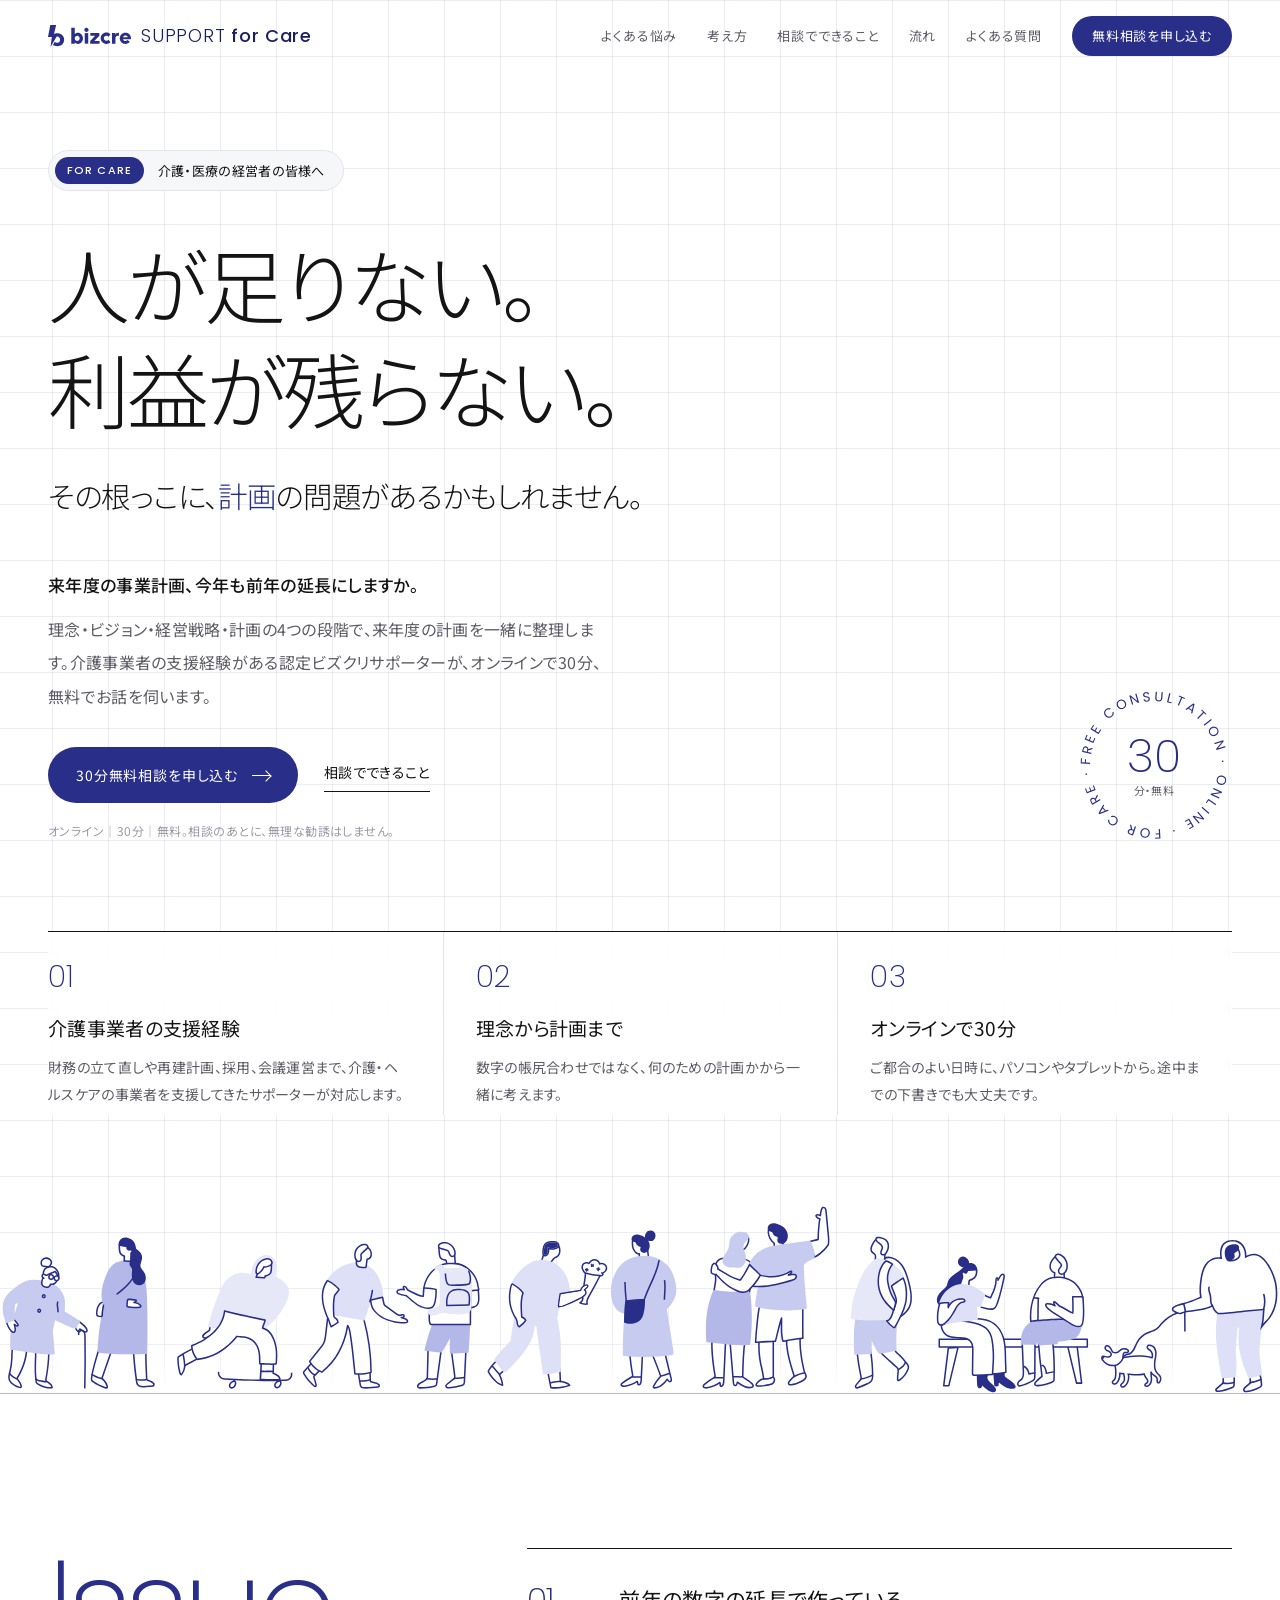
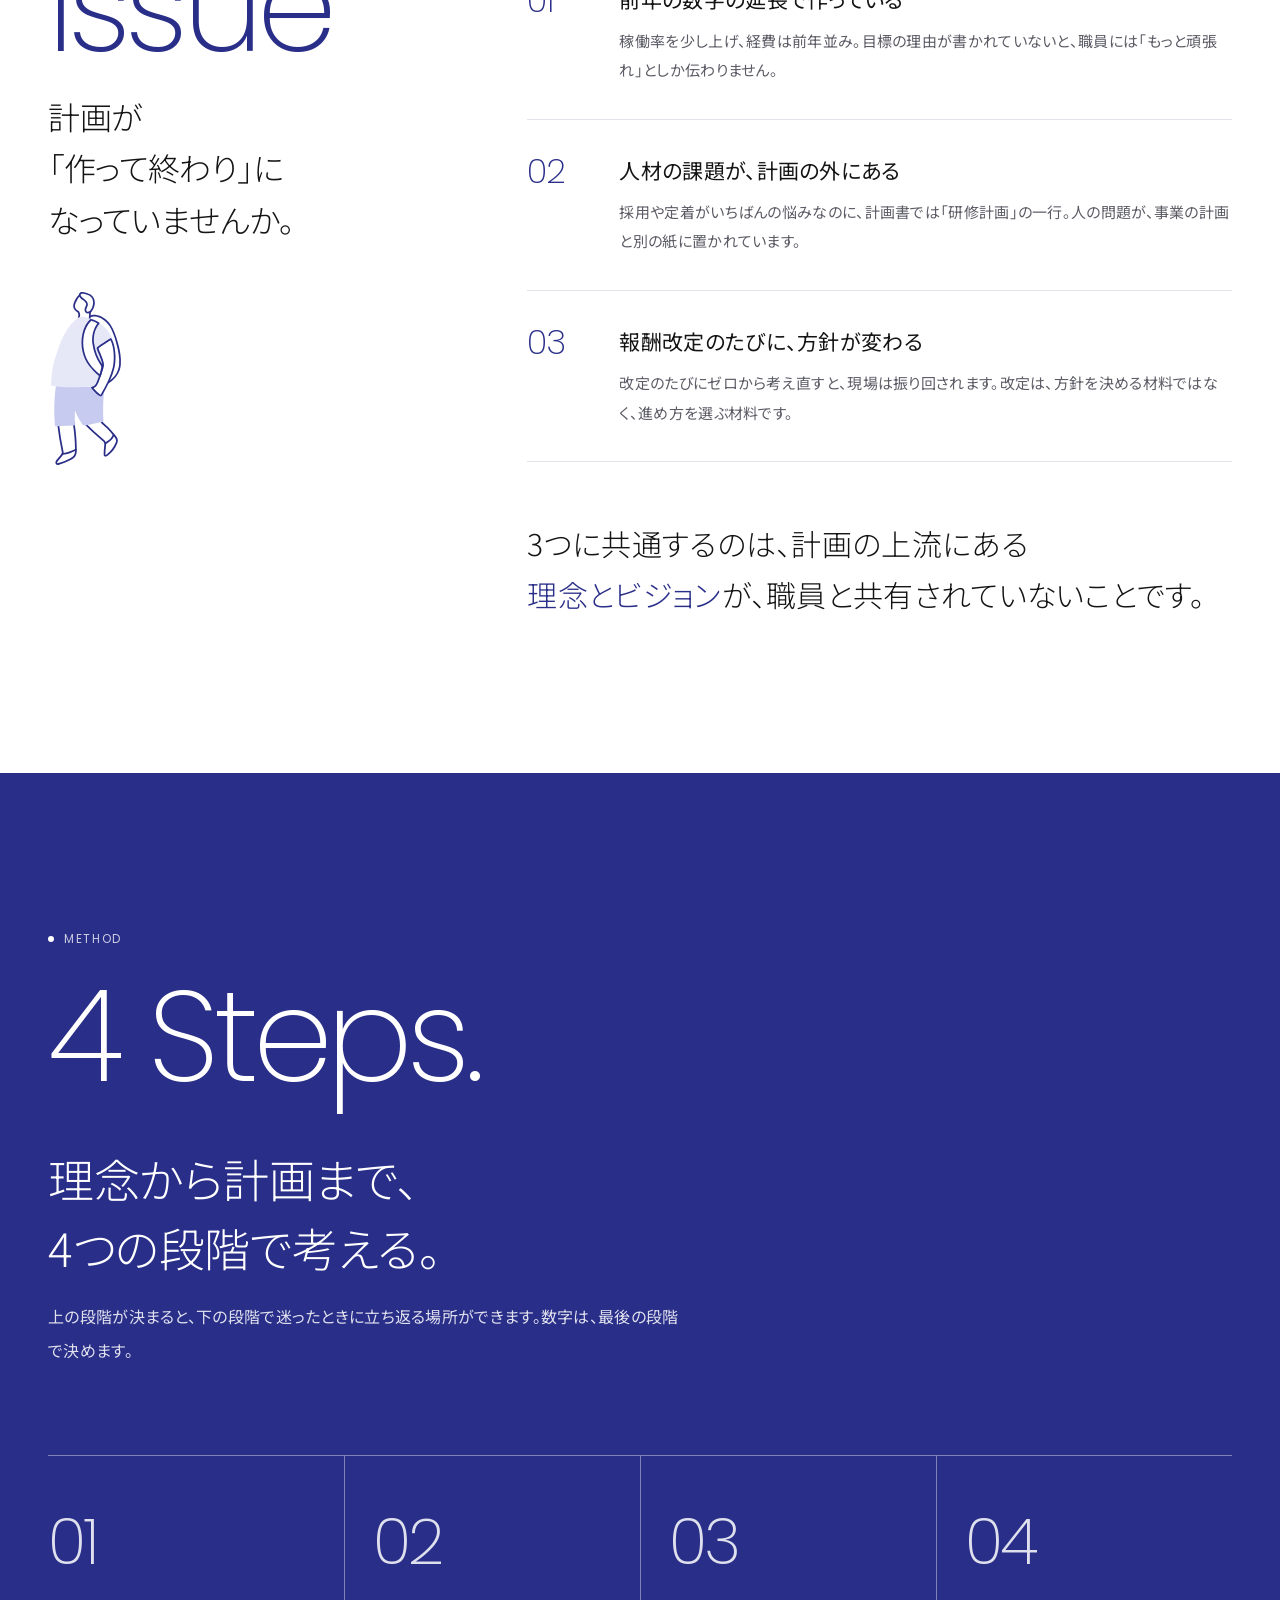
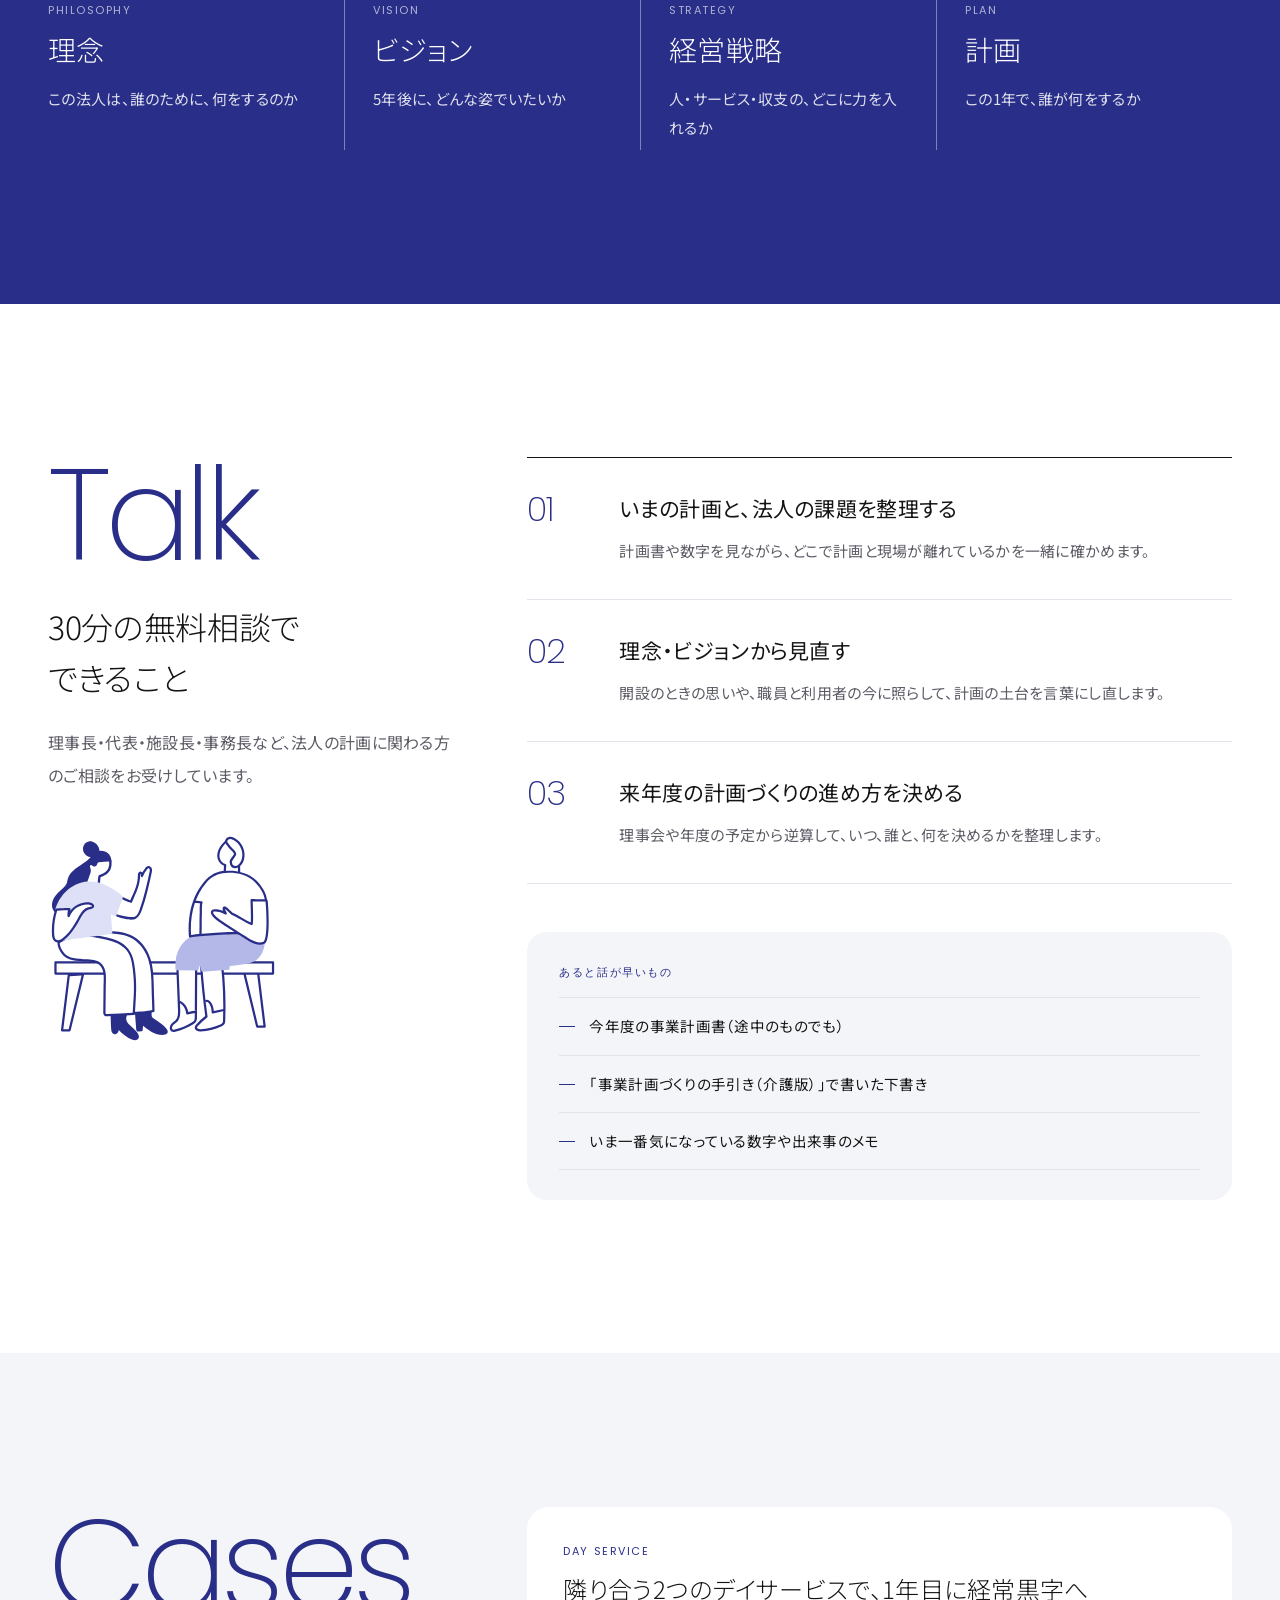
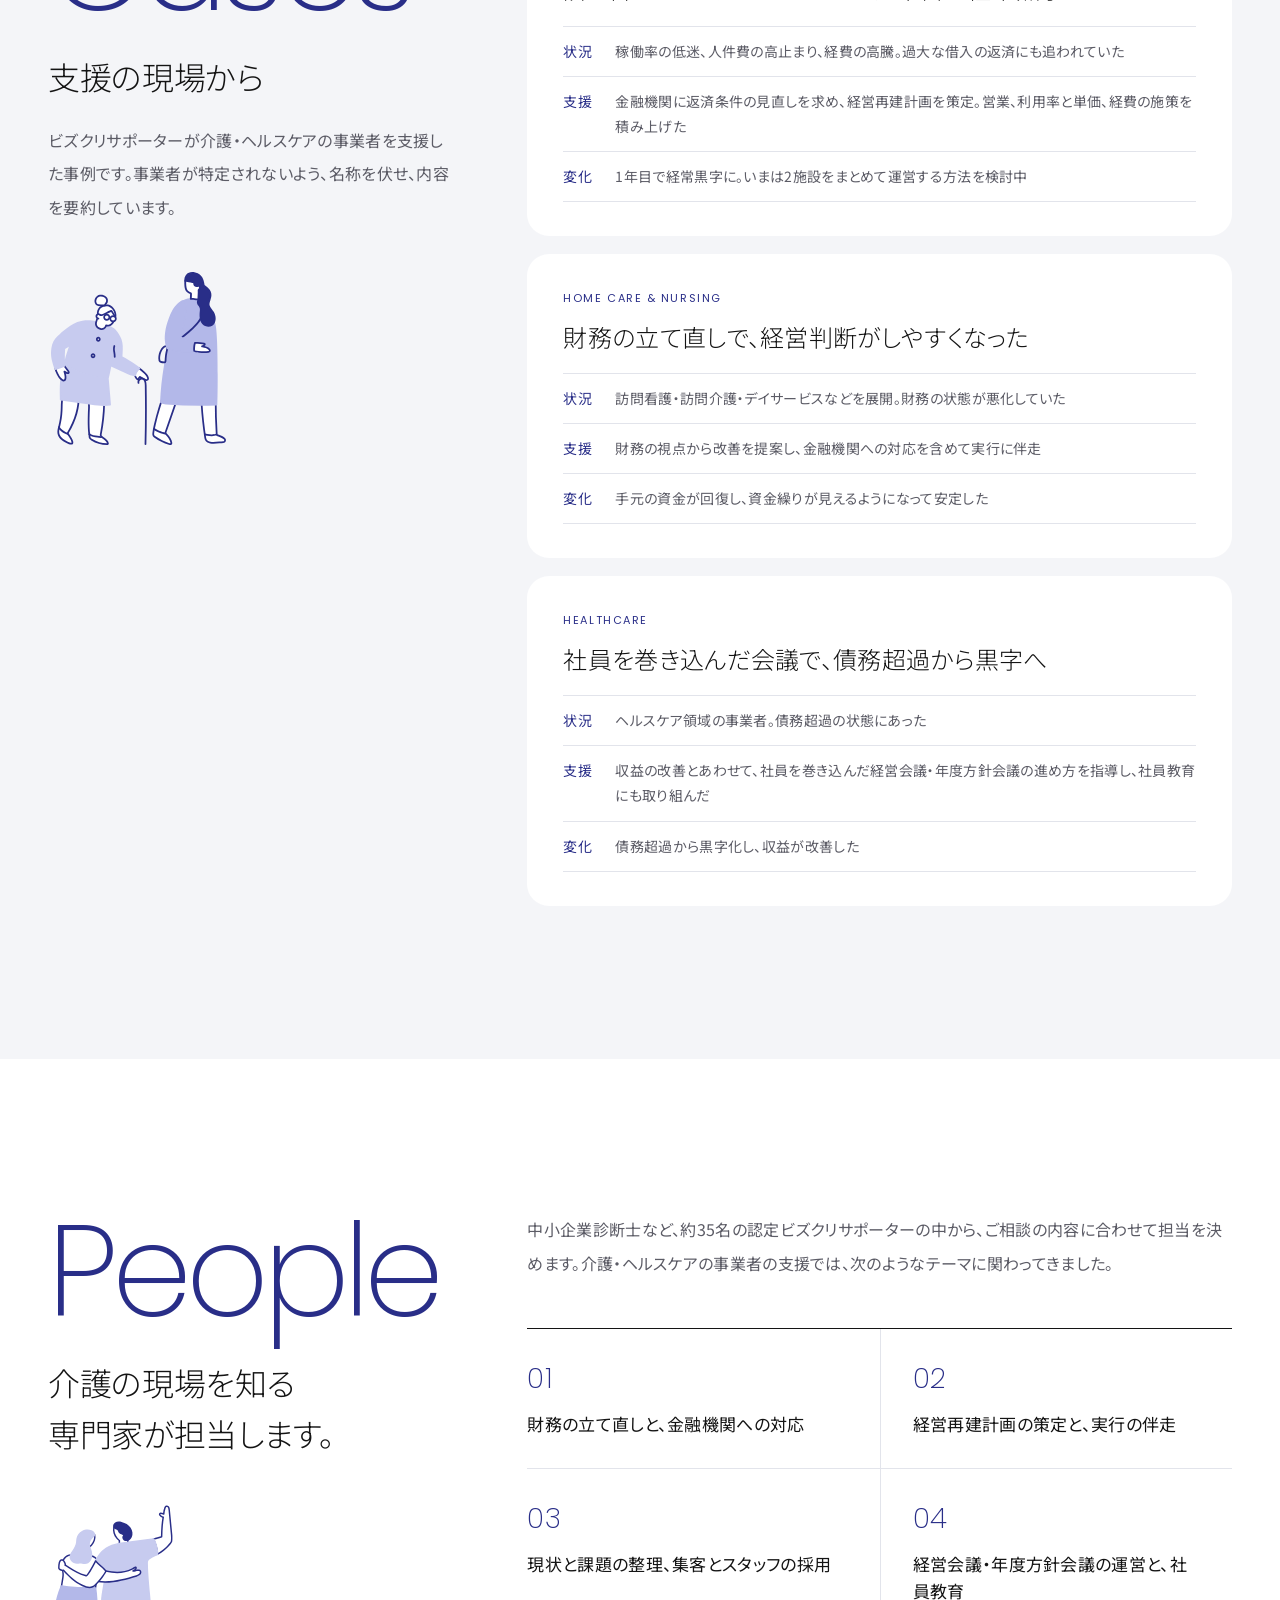
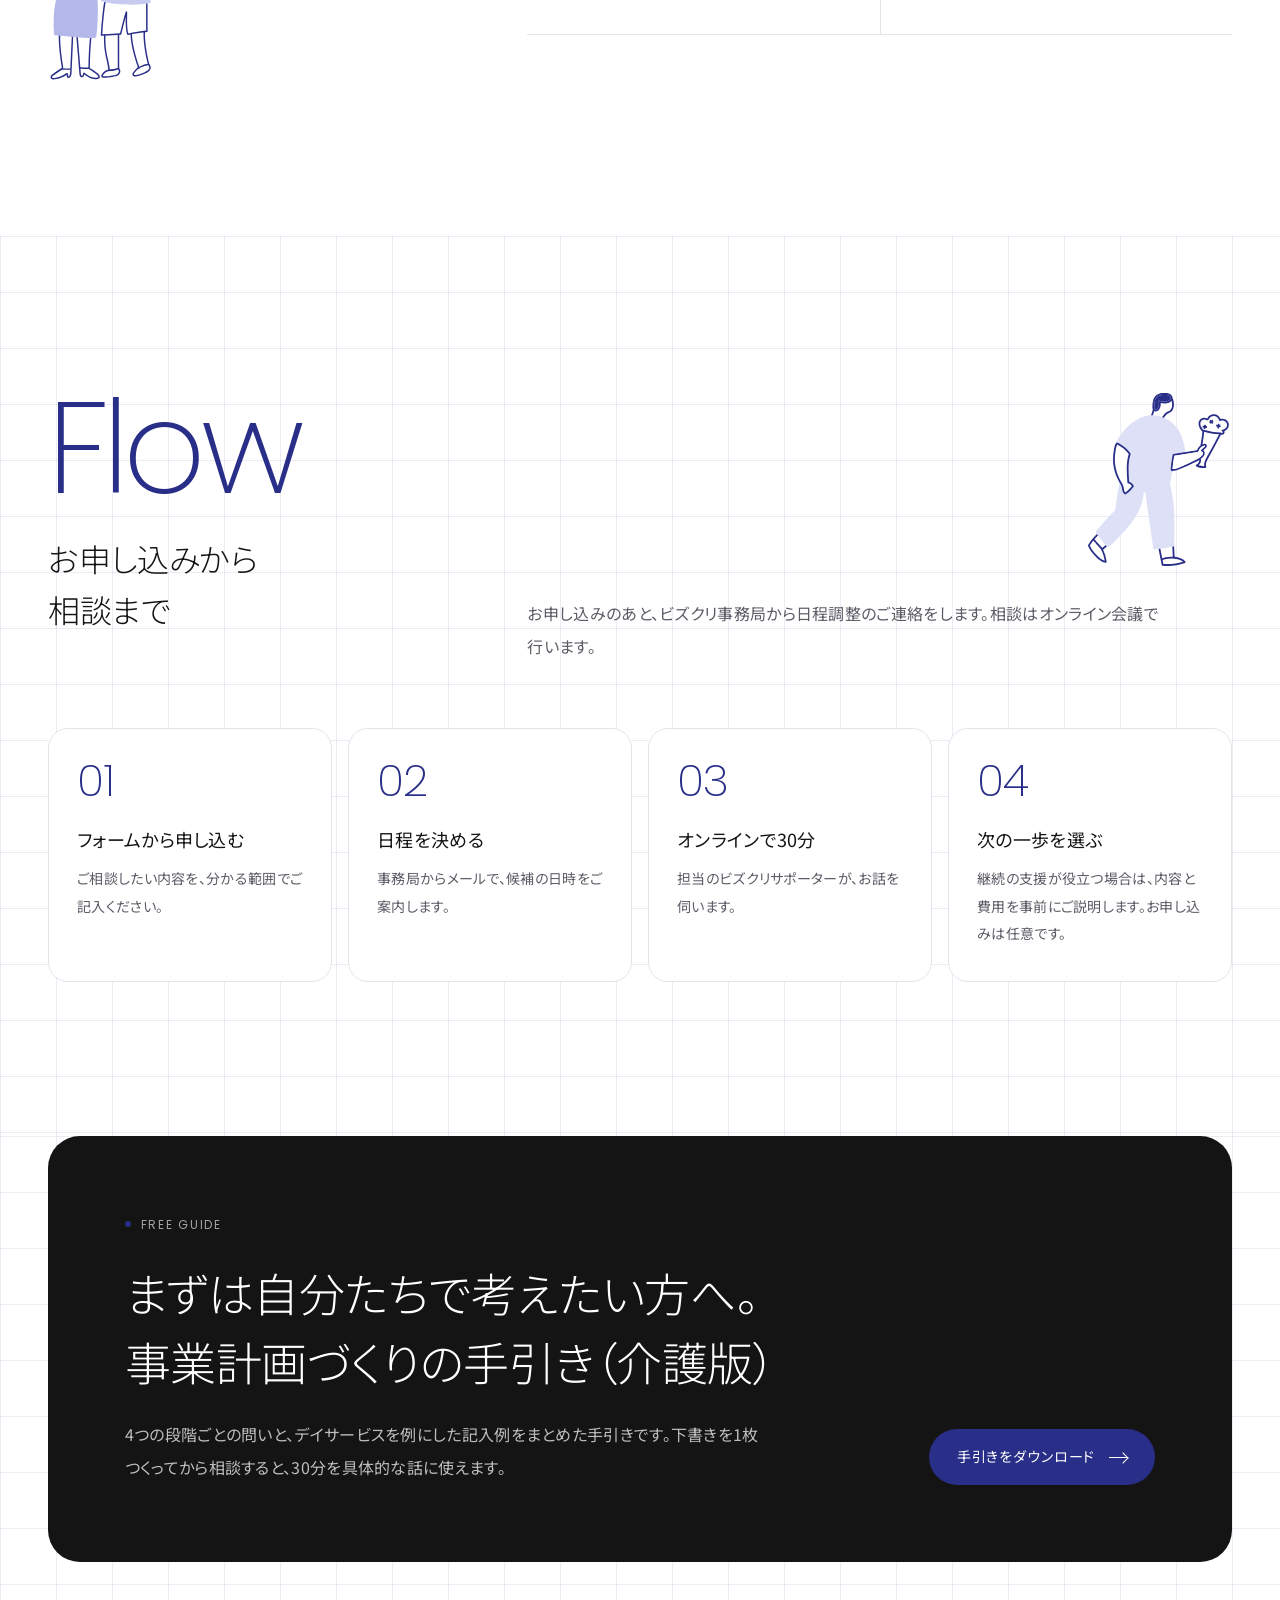
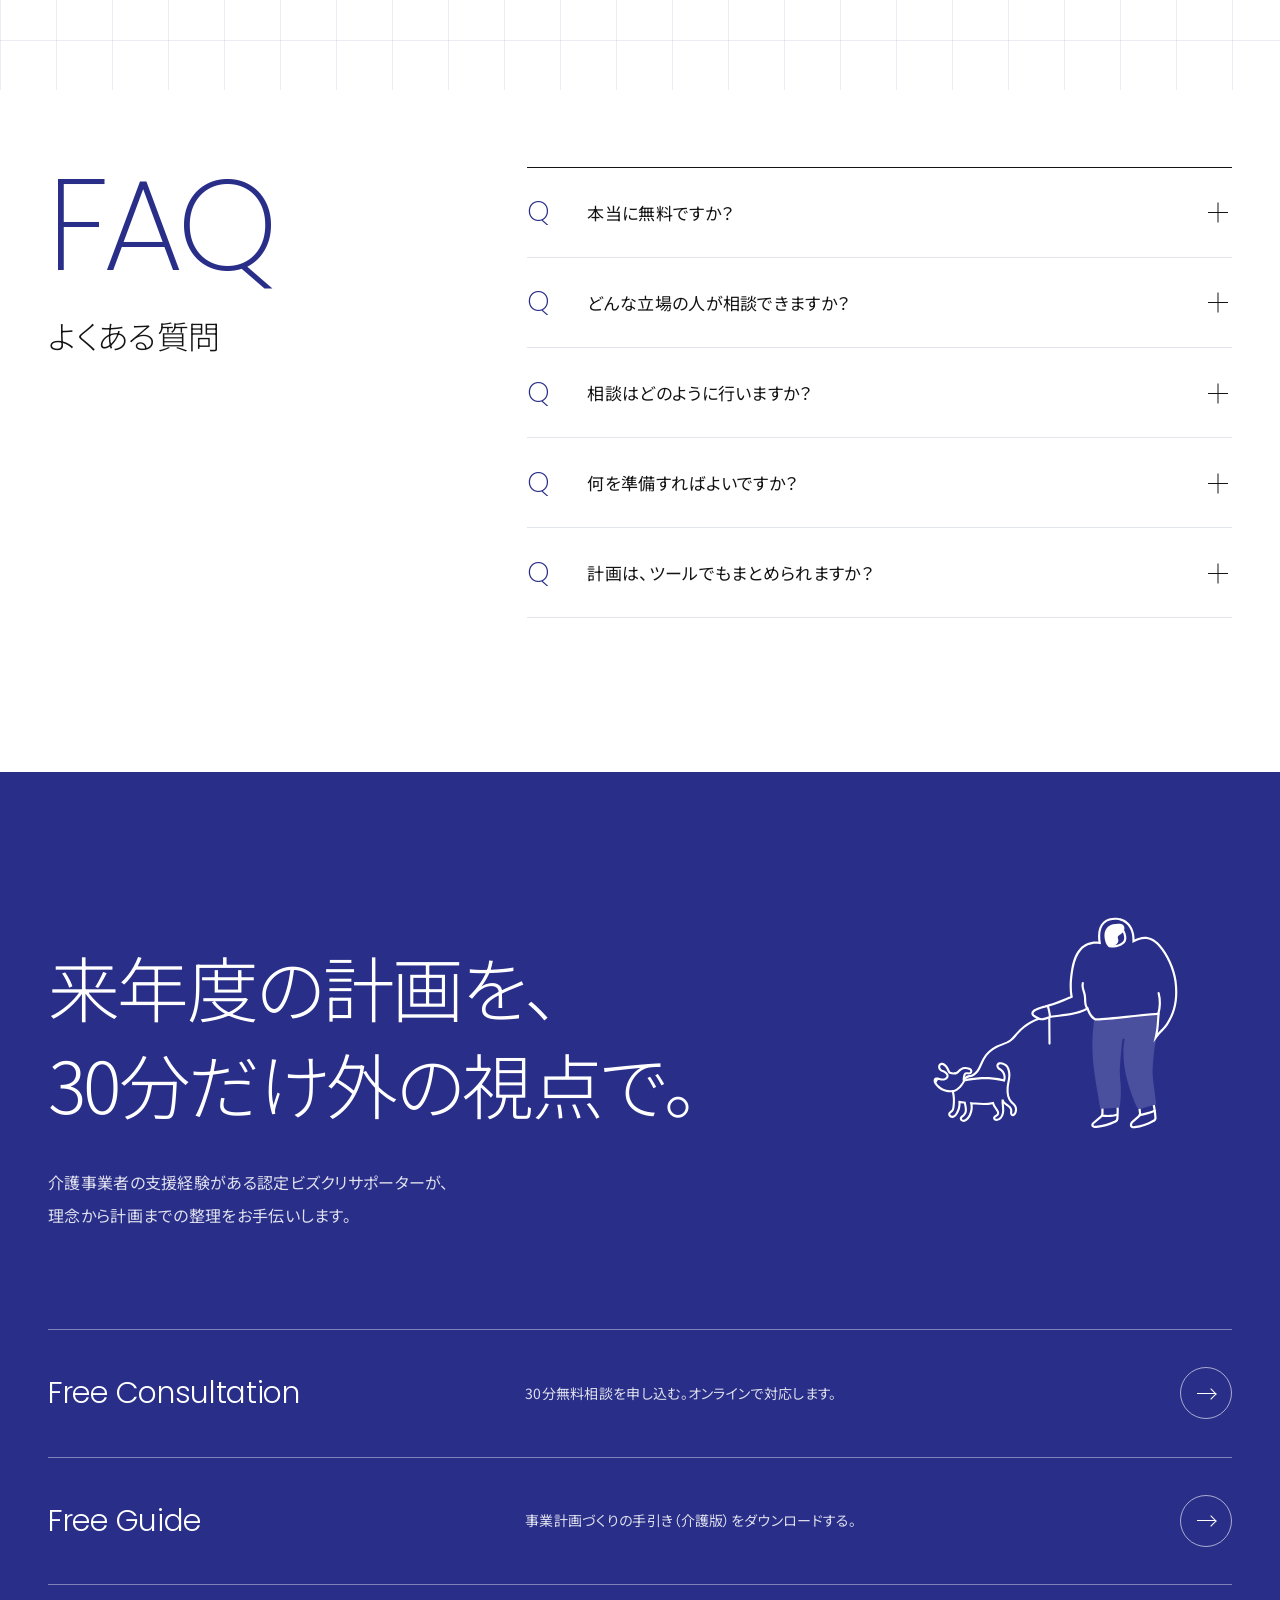
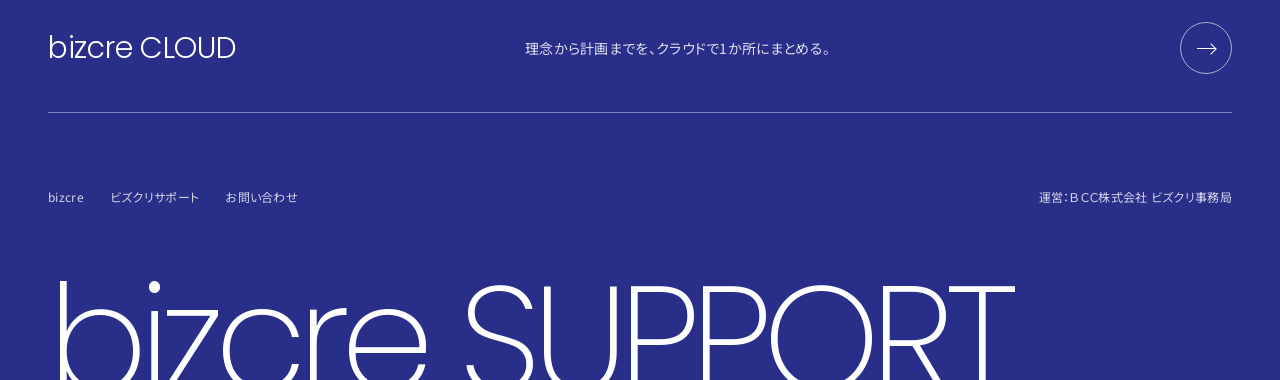
<file: kaigolp/index.html>
<!doctype html>
<html lang="ja">
<head>
<meta charset="utf-8">
<meta name="viewport" content="width=device-width,initial-scale=1">
<title>介護・医療の経営者向け 30分無料相談｜bizcre SUPPORT</title>
<meta name="description" content="人が足りない。利益が残らない。その根っこに、計画の問題があるかもしれません。理念・ビジョン・経営戦略・計画の4つの段階で、来年度の計画を一緒に整理します。介護事業者の支援経験がある認定ビズクリサポーターが、オンラインで30分、無料でお話を伺います。">
<meta property="og:title" content="人が足りない。利益が残らない。｜介護・医療の経営者向け 30分無料相談">
<meta property="og:description" content="その根っこに、計画の問題があるかもしれません。来年度の事業計画を、理念から一緒に整理します。オンライン・30分・無料。">
<meta property="og:type" content="website">
<meta name="theme-color" content="#292E88">
<link rel="preconnect" href="https://fonts.googleapis.com">
<link rel="preconnect" href="https://fonts.gstatic.com" crossorigin>
<link href="https://fonts.googleapis.com/css2?family=Noto+Sans+JP:wght@300;400;500&family=Poppins:wght@200;300;400;500&display=swap" rel="stylesheet">
<!-- GA4：測定IDを入れて有効化（bizcre.cloud と同じIDを使う）
<script async src="https://www.googletagmanager.com/gtag/js?id=G-XXXXXXXXXX"></script>
<script>window.dataLayer=window.dataLayer||[];function gtag(){dataLayer.push(arguments);}gtag('js',new Date());gtag('config','G-XXXXXXXXXX');</script>
-->
<style>
/* ───────── トークン ───────── */
:root{
  --blue:#292E88;      /* ロゴの紺。面と強調に */
  --navy:#1B1E62;      /* ホバーなど、さらに深い紺 */
  --ink:#141414; --sub:#5C5C66; --mute:#9A9AA5;
  --line:#E2E4EB; --paper:#F4F5F8; --white:#fff;
  --grid:rgba(41,46,136,.09);
  --wrap:1200px; --gut:clamp(20px,4vw,48px);
  --en:"Poppins",sans-serif;
  --ease:cubic-bezier(.2,.7,.2,1);
}
*{box-sizing:border-box;margin:0;padding:0}
html{scroll-behavior:smooth;scroll-padding-top:72px}
body{font-family:"Noto Sans JP",sans-serif;font-weight:400;font-size:15px;line-height:1.95;color:var(--ink);background:var(--white);font-feature-settings:"palt" 1;letter-spacing:.02em;-webkit-font-smoothing:antialiased}
img{max-width:100%;height:auto;display:block}
a{color:inherit;text-decoration:none}
.wrap{width:min(var(--wrap),100% - var(--gut)*2);margin-inline:auto}
.en{font-family:var(--en)}
section{position:relative}
.sec{padding:clamp(96px,12vw,168px) 0}

/* ───────── 文字の階層（細く、ジャンプ率は大きく） ───────── */
.disp{font-family:var(--en);font-weight:200;font-size:clamp(64px,10vw,152px);line-height:.92;letter-spacing:-.045em;color:var(--blue)}
.lab{font-family:var(--en);font-weight:400;font-size:12px;letter-spacing:.14em;text-transform:uppercase;color:var(--sub);display:flex;align-items:center;gap:10px}
.lab i{width:6px;height:6px;border-radius:50%;background:var(--blue)}
.h2{font-weight:300;font-size:clamp(28px,3.6vw,46px);line-height:1.5;letter-spacing:-.01em}
.lead{font-size:16px;line-height:2.1;color:var(--sub);max-width:640px}
.small{font-size:13px;line-height:1.9;color:var(--sub)}
b,strong{font-weight:500}

/* ───────── ボタン ───────── */
.btn{display:inline-flex;align-items:center;gap:14px;height:56px;padding:0 28px;border-radius:999px;font-size:14px;font-weight:400;letter-spacing:.06em;transition:background .3s var(--ease),color .3s var(--ease),border-color .3s}
.ar{display:inline-block;width:18px;height:1px;background:currentColor;position:relative;transition:width .3s var(--ease)}
.ar::after{content:"";position:absolute;right:0;top:-3px;width:7px;height:7px;border-top:1px solid currentColor;border-right:1px solid currentColor;transform:rotate(45deg)}
.btn:hover .ar,.tlink:hover .ar{width:26px}
.btn-p{background:var(--blue);color:#fff}.btn-p:hover{background:var(--navy)}
.btn-o{border:1px solid currentColor}.btn-o:hover{background:var(--ink);color:#fff;border-color:var(--ink)}
.btn-sm{height:40px;padding:0 20px;font-size:13px}
.tlink{display:inline-flex;align-items:center;gap:12px;font-size:14px;border-bottom:1px solid currentColor;padding-bottom:4px}

/* ───────── ヘッダー ───────── */
.hd{position:fixed;inset:0 0 auto;z-index:50;height:72px;display:flex;align-items:center;transition:background .4s,backdrop-filter .4s}
.hd .in{display:flex;align-items:center;justify-content:space-between;width:100%;padding:0 var(--gut)}
.hd .logo{display:flex;align-items:center;gap:10px}
.hd .logo img{height:22px}
.hd .logo span{font-family:var(--en);font-weight:300;font-size:18px;letter-spacing:.04em;color:var(--navy)}
.hd nav{display:flex;align-items:center;gap:30px;font-size:13px;letter-spacing:.06em}
.hd nav a.t{color:var(--sub);transition:color .2s}.hd nav a.t:hover{color:var(--ink)}
.hd.on{background:rgba(255,255,255,.82);backdrop-filter:blur(14px);box-shadow:0 1px 0 var(--line)}

/* ───────── ヒーロー（方眼の上に、細い大きな文字） ───────── */
.hero{padding:150px 0 0;background-image:linear-gradient(var(--grid) 1px,transparent 1px),linear-gradient(90deg,var(--grid) 1px,transparent 1px);background-size:56px 56px;background-position:center top;overflow:hidden}
.hero::after{content:"";position:absolute;inset:auto 0 0;height:240px;background:linear-gradient(transparent,#fff 80%);pointer-events:none}
.hero .news{display:inline-flex;gap:14px;align-items:center;background:rgba(244,245,248,.8);backdrop-filter:blur(8px);border:1px solid var(--line);border-radius:999px;padding:6px 18px 6px 6px;font-size:13px;max-width:100%}
.hero .news b{font-family:var(--en);font-weight:500;font-size:11px;letter-spacing:.1em;background:var(--blue);color:#fff;border-radius:999px;padding:3px 12px}
.hero h1{font-weight:300;font-size:clamp(40px,6.4vw,92px);line-height:1.28;letter-spacing:-.035em;margin-top:40px}
.hero h1 .s{font-size:.5em;letter-spacing:0;margin:0 .2em;vertical-align:.18em;color:var(--sub)}
.hero h1 em{font-style:normal;color:var(--blue)}
.hero .copy{display:grid;grid-template-columns:minmax(0,560px) 1fr;gap:48px;margin-top:48px;align-items:end}
.hero .ctas{display:flex;flex-wrap:wrap;gap:26px;align-items:center;margin-top:34px}
.hero .note{font-size:12px;color:var(--mute);margin-top:16px;letter-spacing:.04em}
.ring{width:156px;height:156px;position:relative;flex:none;justify-self:end}
.ring svg{width:100%;height:100%;animation:spin 28s linear infinite}
.ring .c{position:absolute;inset:0;display:grid;place-items:center;text-align:center;font-family:var(--en);font-weight:200;font-size:46px;color:var(--blue);line-height:1}
.ring .c small{display:block;font-family:"Noto Sans JP";font-size:11px;font-weight:400;color:var(--sub);margin-top:6px}
@keyframes spin{to{transform:rotate(360deg)}}
.hero .stage{position:relative;margin-top:84px;z-index:1}
.frame{background:#fff;border:1px solid var(--line);border-radius:18px;overflow:hidden;box-shadow:0 40px 80px -48px rgba(20,24,60,.35)}
.frame .bar{height:34px;display:flex;align-items:center;gap:7px;padding:0 16px;border-bottom:1px solid var(--line)}
.frame .bar i{width:9px;height:9px;border-radius:50%;background:var(--line)}
.frame .bar span{margin-left:10px;font-family:var(--en);font-size:11px;color:var(--mute);letter-spacing:.04em}
.hero .stage .frame{width:min(1040px,100%);margin-inline:auto}
.chip{position:absolute;background:rgba(255,255,255,.88);backdrop-filter:blur(10px);border:1px solid var(--line);border-radius:14px;padding:14px 20px;font-size:13px;line-height:1.6;z-index:2}
.chip .k{font-family:var(--en);font-size:11px;letter-spacing:.12em;color:var(--blue);display:block}
.chip.c1{left:0;top:48%}.chip.c2{right:0;top:58%}

/* ───────── 左に見出し、右に中身 ───────── */
.split{display:grid;grid-template-columns:minmax(0,4fr) minmax(0,7fr);gap:clamp(40px,6vw,96px)}
.split .hd2{position:sticky;top:110px;align-self:start}
.split .hd2 .h2,.split .h2{margin-top:26px;font-size:clamp(24px,2.5vw,34px);line-height:1.6;word-break:keep-all;overflow-wrap:anywhere}
.rows{border-top:1px solid var(--ink)}
.row{display:grid;grid-template-columns:72px 1fr;gap:20px;padding:34px 0;border-bottom:1px solid var(--line)}
.row .no{font-family:var(--en);font-weight:200;font-size:34px;line-height:1;color:var(--blue);letter-spacing:-.03em}
.row h3{font-weight:400;font-size:21px;line-height:1.6}
.row p{margin-top:10px;color:var(--sub)}
.after{margin-top:56px;font-weight:300;font-size:clamp(22px,2.4vw,30px);line-height:1.7}
.after em{font-style:normal;color:var(--blue)}

/* ───────── 青い面 ───────── */
.blue{background:var(--blue);color:#fff}
.blue .lab{color:rgba(255,255,255,.75)}.blue .lab i{background:#fff}
.blue .disp{color:#fff}
.blue .lead{color:rgba(255,255,255,.85)}
.trio{display:grid;grid-template-columns:repeat(3,1fr);margin-top:88px;border-top:1px solid rgba(255,255,255,.4)}
.trio > div{padding:40px 36px 8px 0}
.trio > div + div{padding-left:36px;border-left:1px solid rgba(255,255,255,.4)}
.trio .n{font-family:var(--en);font-weight:200;font-size:64px;line-height:1;letter-spacing:-.04em}
.trio .r{font-family:var(--en);font-size:11px;letter-spacing:.14em;margin-top:26px;opacity:.75}
.trio h3{font-weight:300;font-size:28px;line-height:1.5;margin-top:6px}
.trio p{margin-top:14px;color:rgba(255,255,255,.85)}

/* ───────── 機能（半分を画面、半分を文） ───────── */
.feat{display:grid;grid-template-columns:1fr 1fr;min-height:760px;border-top:1px solid var(--line)}
.feat .vis{background:var(--paper);display:grid;place-items:center;padding:72px 0 72px var(--gut);overflow:hidden;position:relative}
.feat .vis .frame{width:118%;max-width:none;transform:translateX(6%)}
.feat.rev .vis{order:2;padding:72px var(--gut) 72px 0}.feat.rev .vis .frame{transform:translateX(-6%)}
.feat .vis .frame.sub{position:absolute;width:52%;left:var(--gut);bottom:56px;transform:none}
.feat.rev .vis .frame.sub{left:auto;right:var(--gut)}
.feat .vis.ph{padding:0;position:relative;display:block}
.person{position:absolute;inset:0;margin:0}
.person img{width:100%;height:100%;object-fit:cover;object-position:38% 30%;filter:grayscale(1) contrast(1.06)}
.person::after{content:"";position:absolute;inset:auto 0 0;height:46%;background:linear-gradient(transparent,rgba(10,12,30,.72));pointer-events:none}
.person figcaption{position:absolute;left:clamp(24px,4vw,56px);bottom:clamp(24px,4vw,56px);right:24px;z-index:1;color:#fff}
.person .role{font-size:12px;letter-spacing:.14em;opacity:.85}
.person .ttl{font-size:13px;margin-top:2px;opacity:.85}
.person .nm{font-weight:300;font-size:30px;letter-spacing:.04em;margin-top:10px;line-height:1.4}
.person .nm span{font-family:var(--en);font-weight:300;font-size:13px;letter-spacing:.12em;margin-left:14px;opacity:.85}
.feat .txt{padding:clamp(72px,8vw,120px) clamp(28px,6vw,96px);display:flex;flex-direction:column;justify-content:center}
.feat .fn{display:flex;align-items:baseline;gap:18px}
.feat .fn .n{font-family:var(--en);font-weight:200;font-size:88px;line-height:.9;letter-spacing:-.05em;color:var(--blue)}
.feat .fn .s{font-size:13px;color:var(--sub);letter-spacing:.08em}
.feat h3{font-weight:300;font-size:clamp(30px,3.2vw,44px);line-height:1.4;letter-spacing:-.02em;margin-top:22px}
.feat .desc{margin-top:22px;color:var(--sub)}
.dash{list-style:none;margin-top:30px;border-top:1px solid var(--line)}
.dash li{padding:15px 0 15px 30px;border-bottom:1px solid var(--line);position:relative;font-size:14.5px;line-height:1.8}
.dash li::before{content:"";position:absolute;left:0;top:28px;width:16px;height:1px;background:var(--blue)}
.point{margin-top:34px;padding-left:22px;border-left:1px solid var(--blue)}
.point .k{font-family:var(--en);font-size:11px;letter-spacing:.16em;color:var(--blue)}
.point b{display:block;font-weight:400;font-size:18px;margin-top:4px}
.point p{margin-top:6px;font-size:14px;color:var(--sub)}

/* ───────── 主な機能 ───────── */
.tools{display:grid;grid-template-columns:repeat(3,1fr);border-top:1px solid var(--ink)}
.tool{padding:36px 32px 40px 0;border-bottom:1px solid var(--line)}
.tool:not(:nth-child(3n+1)){padding-left:32px;border-left:1px solid var(--line)}
.tool .ic{width:36px;height:36px;color:var(--blue)}
.tool h3{font-weight:400;font-size:18px;margin-top:22px}
.tool p{margin-top:8px;font-size:14px;color:var(--sub)}
.roles{display:grid;grid-template-columns:repeat(3,1fr);gap:16px;margin-top:56px}
.roles div{background:var(--paper);border-radius:18px;padding:28px 30px}
.roles .tg{font-family:var(--en);font-size:11px;letter-spacing:.12em;color:var(--blue)}
.roles b{display:block;font-weight:400;font-size:20px;margin-top:4px}
.roles p{font-size:13.5px;color:var(--sub);margin-top:6px}

/* ───────── フレームワーク（番号つきの行） ───────── */
.phase + .phase{margin-top:64px}
.phase .ph2{display:flex;align-items:baseline;justify-content:space-between;gap:16px;padding-bottom:18px;border-bottom:1px solid var(--ink)}
.phase .ph2 b{font-weight:300;font-size:26px}
.phase .ph2 span{font-family:var(--en);font-size:12px;letter-spacing:.14em;color:var(--sub);white-space:nowrap}
.fw{display:grid;grid-template-columns:72px 220px 1fr;gap:16px;padding:22px 0;border-bottom:1px solid var(--line);align-items:baseline}
.fw .no{font-family:var(--en);font-weight:300;font-size:14px;color:var(--blue);letter-spacing:.06em}
.fw b{font-weight:400;font-size:18px}
.fw span{font-size:14px;color:var(--sub)}
.chain{margin-top:72px;padding:40px;border-radius:22px;background:#fff}
.chain .t{font-weight:300;font-size:24px}
.chain .t small{display:block;font-size:13px;color:var(--sub);margin-top:4px}
.flows{display:grid;gap:14px;margin-top:26px}
.flow{display:flex;flex-wrap:wrap;align-items:center;gap:10px;font-size:14px}
.flow span{background:var(--paper);border-radius:999px;padding:6px 18px}
.flow .ar{color:var(--blue);width:26px}

/* ───────── 比較 ───────── */
.cmp{width:100%;border-collapse:collapse}
.cmp th,.cmp td{padding:26px 16px;text-align:left;border-bottom:1px solid var(--line);font-weight:400;font-size:15px;vertical-align:top}
.cmp thead th{font-family:var(--en);font-size:12px;letter-spacing:.1em;color:var(--sub);border-bottom:1px solid var(--ink);padding-top:0}
.cmp thead th.us{color:var(--blue)}
.cmp tbody th{color:var(--sub);font-size:14px;width:22%}
.cmp td.us{color:var(--blue)}
.cmp td.x{color:var(--mute)}

/* ───────── 専門家（方眼の上に黒いカード） ───────── */
.gridbg{background-image:linear-gradient(var(--grid) 1px,transparent 1px),linear-gradient(90deg,var(--grid) 1px,transparent 1px);background-size:56px 56px}
.pro{background:var(--ink);color:#fff;border-radius:32px;padding:clamp(40px,6vw,96px);overflow:hidden;position:relative}
.pro .lab{color:rgba(255,255,255,.6)}.pro .lab i{background:var(--blue)}
.pro .top{display:grid;grid-template-columns:1fr auto;gap:48px;align-items:end}
.pro .disp{color:#fff;font-size:clamp(56px,7.5vw,112px)}
.pro .lead{color:rgba(255,255,255,.72);margin-top:22px}
.pro .price{text-align:right}
.pro .price .p{font-family:var(--en);font-weight:200;font-size:clamp(56px,6vw,84px);line-height:1;letter-spacing:-.04em}
.pro .price .p small{font-family:"Noto Sans JP";font-size:15px;font-weight:300;letter-spacing:0;margin-left:6px}
.pro .price .s{font-size:12px;color:rgba(255,255,255,.6);margin-top:8px}
.pgrid{display:grid;grid-template-columns:repeat(3,1fr);gap:1px;background:rgba(255,255,255,.14);margin-top:72px;border-radius:20px;overflow:hidden}
.pf{background:var(--ink);display:flex;flex-direction:column}
.pf .img{aspect-ratio:16/10;overflow:hidden;background:#222}
.pf .img img{width:100%;height:100%;object-fit:cover;object-position:top left;opacity:.92;transition:transform .8s var(--ease),opacity .4s}
.pf:hover .img img{transform:scale(1.04);opacity:1}
.pf .b{padding:26px 28px 32px}
.pf .k{font-family:var(--en);font-size:11px;letter-spacing:.14em;color:#A9ADEB}
.pf h3{font-weight:300;font-size:19px;line-height:1.6;margin-top:6px}
.pf p{font-size:13.5px;color:rgba(255,255,255,.66);margin-top:8px}
.pf .ill{display:grid;place-items:center;height:100%;background:linear-gradient(135deg,#1c1c22,#262a44)}
.pro .ctas{display:flex;gap:26px;align-items:center;flex-wrap:wrap;margin-top:56px}
.pro .ctas .tlink{color:rgba(255,255,255,.8)}
.pro .note{font-size:12px;color:rgba(255,255,255,.5);margin-top:18px}

/* ───────── 料金 ───────── */
.toggle{display:inline-flex;border:1px solid var(--line);border-radius:999px;padding:4px}
.toggle button{border:0;background:none;font:inherit;font-size:13px;letter-spacing:.06em;padding:9px 24px;border-radius:999px;cursor:pointer;color:var(--sub)}
.toggle button.on{background:var(--ink);color:#fff}
.toggle small{font-size:11px;color:var(--blue);margin-left:6px}
.toggle button.on small{color:#A9ADEB}
.plans{display:grid;grid-template-columns:repeat(4,1fr);margin-top:56px;border-top:1px solid var(--ink)}
.plan{padding:36px 28px 40px;display:flex;flex-direction:column;border-bottom:1px solid var(--line);position:relative}
.plan + .plan{border-left:1px solid var(--line)}
.plan .nm{font-weight:400;font-size:20px}
.plan .rb{position:absolute;top:42px;right:24px;font-family:var(--en);font-size:10px;letter-spacing:.14em;color:var(--blue)}
.plan .for{font-size:12.5px;color:var(--sub);margin-top:2px}
.plan .pr{font-family:var(--en);font-weight:200;font-size:56px;line-height:1;letter-spacing:-.04em;margin-top:30px}
.plan .pr small{font-family:"Noto Sans JP";font-size:13px;font-weight:400;letter-spacing:0;margin-left:4px}
.plan .tx{font-size:12px;color:var(--mute);margin-top:6px;min-height:18px}
.plan ul{list-style:none;margin:28px 0 32px;flex:1}
.plan li{font-size:13.5px;padding:9px 0 9px 22px;position:relative;line-height:1.7;border-top:1px solid var(--line)}
.plan li::before{content:"";position:absolute;left:0;top:21px;width:10px;height:1px;background:var(--blue)}
.plan .btn{justify-content:space-between;width:100%}
.plan.dark{background:var(--ink);color:#fff;border-radius:0 0 18px 18px}
.plan.dark .for,.plan.dark .tx{color:rgba(255,255,255,.6)}
.plan.dark li{border-color:rgba(255,255,255,.14)}
.plan.dark .btn-o{color:#fff}.plan.dark .btn-o:hover{background:#fff;color:var(--ink);border-color:#fff}
.pnotes{margin-top:30px;display:grid;gap:4px}

/* ───────── FAQ ───────── */
.faq{border-top:1px solid var(--ink)}
.faq details{border-bottom:1px solid var(--line)}
.faq summary{list-style:none;cursor:pointer;display:grid;grid-template-columns:48px 1fr 24px;gap:12px;align-items:center;padding:28px 0;font-weight:400;font-size:17px}
.faq summary::-webkit-details-marker{display:none}
.faq summary::before{content:"Q";font-family:var(--en);font-weight:200;font-size:28px;color:var(--blue);line-height:1}
.faq summary .pm{width:20px;height:20px;position:relative}
.faq summary .pm::before,.faq summary .pm::after{content:"";position:absolute;left:0;right:0;top:50%;height:1px;background:var(--ink);transition:transform .3s var(--ease)}
.faq summary .pm::after{transform:rotate(90deg)}
.faq details[open] .pm::after{transform:rotate(0)}
.faq .a{padding:0 36px 30px 60px;color:var(--sub)}

/* ───────── 最後（青い面、3つの行き先、大きなロゴ） ───────── */
.end{padding:clamp(110px,13vw,180px) 0 0;overflow:hidden}
.end h2{font-weight:300;font-size:clamp(36px,5.6vw,80px);line-height:1.35;letter-spacing:-.035em}
.end .lead{margin-top:34px;max-width:none}
.go{margin-top:96px;border-top:1px solid rgba(255,255,255,.4)}
.go a{display:grid;grid-template-columns:1fr 1.4fr auto;gap:32px;align-items:center;padding:34px 0;border-bottom:1px solid rgba(255,255,255,.4);transition:padding .4s var(--ease)}
.go a:hover{padding-left:16px}
.go b{font-family:var(--en);font-weight:300;font-size:clamp(22px,2.4vw,30px);letter-spacing:-.01em}
.go a > span{color:rgba(255,255,255,.85);font-size:14px}
.go .circ{width:52px;height:52px;border:1px solid rgba(255,255,255,.6);border-radius:50%;display:grid;place-items:center;transition:background .3s,color .3s}
.go a:hover .circ{background:#fff;color:var(--blue)}
.ft{padding:72px 0 0}
.ft .row2{display:flex;justify-content:space-between;align-items:flex-end;gap:24px;flex-wrap:wrap;font-size:12px;color:rgba(255,255,255,.8)}
.ft nav{display:flex;gap:26px;flex-wrap:wrap}
.ft .mark{font-family:var(--en);font-weight:200;font-size:clamp(56px,13.2vw,200px);line-height:.78;letter-spacing:-.06em;margin-top:56px;white-space:nowrap;transform:translateY(.12em)}

/* クーポン（固定カード） */
.coupon{position:fixed;right:24px;bottom:24px;z-index:55;width:320px;background:var(--ink);color:#fff;border-radius:20px;padding:22px 22px 20px;box-shadow:0 30px 60px -30px rgba(10,12,40,.6);transform:translateY(calc(100% + 40px));opacity:0;transition:transform .6s var(--ease),opacity .4s}
.coupon.on{transform:none;opacity:1}
.coupon .x{position:absolute;top:12px;right:12px;width:30px;height:30px;border:0;background:none;color:rgba(255,255,255,.6);cursor:pointer;font-size:0}
.coupon .x::before,.coupon .x::after{content:"";position:absolute;left:8px;right:8px;top:50%;height:1px;background:currentColor;transform:rotate(45deg)}
.coupon .x::after{transform:rotate(-45deg)}
.coupon .x:hover{color:#fff}
.coupon .k{font-family:var(--en);font-size:11px;letter-spacing:.16em;color:#A9ADEB}
.coupon .t{display:flex;align-items:baseline;gap:10px;margin-top:6px}
.coupon .t b{font-family:var(--en);font-weight:200;font-size:56px;line-height:1;letter-spacing:-.04em}
.coupon .t b small{font-size:24px;letter-spacing:0;margin-left:2px}
.coupon .t span{font-size:13px;line-height:1.6}
.coupon .code{display:flex;align-items:center;justify-content:space-between;margin-top:16px;border:1px dashed rgba(255,255,255,.4);border-radius:12px;padding:8px 8px 8px 16px}
.coupon .code span{font-family:var(--en);font-weight:400;font-size:18px;letter-spacing:.14em}
.coupon .code button{border:0;background:#fff;color:var(--ink);font:inherit;font-size:12px;letter-spacing:.06em;border-radius:999px;padding:7px 16px;cursor:pointer}
.coupon .lead2{display:none}
.coupon .n{font-size:11.5px;line-height:1.75;color:rgba(255,255,255,.65);margin-top:12px}

/* スマホ固定CTA */
.sp-cta{display:none}

/* ───────── 動き ───────── */
.rv{opacity:0;transform:translateY(24px);transition:opacity 1s var(--ease),transform 1s var(--ease)}
.rv.in{opacity:1;transform:none}
.d1{transition-delay:.12s}.d2{transition-delay:.24s}.d3{transition-delay:.36s}
@media (prefers-reduced-motion:reduce){.rv{opacity:1;transform:none;transition:none}.ring svg{animation:none}html{scroll-behavior:auto}}

/* ───────── レスポンシブ ───────── */
@media (max-width:1000px){
  .hd nav a.t{display:none}
  .split,.hero .copy,.pro .top{grid-template-columns:minmax(0,1fr)}
  .split .hd2{position:static}
  .feat{grid-template-columns:1fr;min-height:0}
  .feat .vis,.feat.rev .vis{order:0;padding:48px var(--gut)}
  .feat .vis.ph{padding:0;height:min(110vw,520px)}.person .nm{font-size:24px}
  .feat .vis .frame,.feat.rev .vis .frame{width:100%;transform:none}
  .feat .vis .frame.sub,.feat.rev .vis .frame.sub{position:relative;width:70%;left:auto;right:auto;bottom:auto;margin:-40px 0 0 auto}
  .trio,.tools,.roles,.pgrid{grid-template-columns:1fr}
  .trio > div + div{padding-left:0;border-left:0;border-top:1px solid rgba(255,255,255,.4)}
  .tool:not(:nth-child(3n+1)){padding-left:0;border-left:0}
  .plans{grid-template-columns:1fr 1fr}
  .plan:nth-child(3){border-left:0}
  .pro .price{text-align:left}
  .chip,.ring{display:none}
  .go a{grid-template-columns:1fr auto}.go a > span{display:none}
  .sp-cta{display:block;position:fixed;left:12px;right:12px;bottom:12px;z-index:60;transform:translateY(130%);transition:transform .4s var(--ease)}
  .sp-cta.on{transform:none}
  .sp-cta .btn{width:100%;justify-content:center}
  .coupon{left:12px;right:12px;bottom:80px;width:auto;padding:14px 16px;border-radius:16px;display:grid;grid-template-columns:auto 1fr;column-gap:14px;align-items:center}
  .coupon .k,.coupon .n{display:none}
  .coupon .t{margin:0;grid-row:1/3}.coupon .t b{font-size:40px}.coupon .t span{display:none}
  .coupon .lead2{display:block;font-size:12px;line-height:1.5;padding-right:28px}
  .coupon .code{margin-top:6px;padding:4px 4px 4px 12px}.coupon .code span{font-size:14px}.coupon .code button{padding:5px 12px}
  .coupon .x{top:6px;right:6px}
}
@media (max-width:600px){
  body{font-size:14.5px}
  .plans{grid-template-columns:1fr}.plan + .plan{border-left:0}
  .fw{grid-template-columns:40px minmax(0,1fr);row-gap:2px}.fw .no{grid-row:1/3}.fw b,.fw span{grid-column:2}
  .phase .ph2 b{font-size:21px}
  .row{grid-template-columns:52px 1fr}
  .cmp-wrap{overflow-x:auto}.cmp{min-width:600px}
  .faq .a{padding-left:0}
  .phase .ph2{flex-direction:column;gap:4px}
}

/* ───── 介護LP用の追加 ───── */
.k-hero{padding-bottom:0}
.k-hero::after{display:none}
.k-facts{display:grid;grid-template-columns:repeat(3,1fr);margin-top:88px;border-top:1px solid var(--ink);position:relative;z-index:1;background:rgba(255,255,255,.7);backdrop-filter:blur(4px)}
.k-facts > div{padding:30px 32px 6px 0}
.k-facts > div + div{padding-left:32px;border-left:1px solid var(--line)}
.k-facts span{font-weight:200;font-size:30px;color:var(--blue);line-height:1}
.k-facts b{display:block;font-weight:400;font-size:19px;margin-top:14px}
.k-facts p{font-size:14px;color:var(--sub);margin-top:8px}
.k-four{grid-template-columns:repeat(4,1fr)}
.k-four > div + div{padding-left:28px}
.k-four > div{padding-right:28px}
.k-bring{margin-top:48px;padding:30px 32px;border-radius:20px;background:var(--paper)}
.k-bring .k{font-family:var(--en);font-size:11px;letter-spacing:.14em;color:var(--blue)}
.k-bring .dash{margin-top:14px}
.k-cases{display:grid;gap:18px}
.k-cases article{background:#fff;border-radius:22px;padding:34px 36px}
.k-cases .k{font-family:var(--en);font-size:11px;letter-spacing:.14em;color:var(--blue)}
.k-cases h3{font-weight:300;font-size:clamp(20px,2vw,24px);line-height:1.55;margin-top:8px}
.k-cases dl{display:grid;grid-template-columns:52px 1fr;margin-top:18px;border-top:1px solid var(--line)}
.k-cases dt,.k-cases dd{padding:12px 0;border-bottom:1px solid var(--line);font-size:14px;line-height:1.8}
.k-cases dt{color:var(--blue)}
.k-cases dd{color:var(--sub)}
.k-themes{grid-template-columns:repeat(2,1fr)}.k-themes .tool{padding-bottom:30px}.k-themes .tool:not(:nth-child(3n+1)){padding-left:0;border-left:0}.k-themes .tool:nth-child(2n){padding-left:32px;border-left:1px solid var(--line)}
.k-themes .k-n{font-weight:200;font-size:28px;color:var(--blue);line-height:1}
.k-themes h3{margin-top:14px;font-size:17px;line-height:1.6}
.k-flow{display:grid;grid-template-columns:repeat(4,1fr);gap:16px;margin-top:64px}
.k-flow > div{background:#fff;border:1px solid var(--line);border-radius:20px;padding:30px 28px 34px}
.k-flow span{font-weight:200;font-size:44px;color:var(--blue);line-height:1;letter-spacing:-.03em}
.k-flow b{display:block;font-weight:400;font-size:18px;margin-top:18px}
.k-flow p{font-size:14px;color:var(--sub);margin-top:8px}
.k-guide .top{grid-template-columns:1fr auto}
.k-guide .h2{color:#fff}
@media (max-width:1000px){
  .k-facts,.k-flow{grid-template-columns:1fr}
  .k-facts > div + div{padding-left:0;border-left:0;border-top:1px solid var(--line)}
  .k-four{grid-template-columns:1fr 1fr}
  .k-four > div:nth-child(3){padding-left:0;border-left:0}
  .k-guide .top{grid-template-columns:1fr}
}
.hd .logo span,.hd .btn-sm{white-space:nowrap}
@media (max-width:600px){.hd .logo span{display:none}}
@media (max-width:600px){.k-themes{grid-template-columns:1fr}.k-themes .tool:nth-child(2n){padding-left:0;border-left:0}.k-four{grid-template-columns:1fr}.k-four > div + div{padding-left:0;border-left:0;border-top:1px solid rgba(255,255,255,.4)}.k-cases article{padding:26px 22px}}

/* イラスト */
.k-people{position:relative;margin-top:clamp(56px,7vw,96px);overflow:hidden;background:linear-gradient(transparent 70%,#fff)}
.k-people img{display:block;width:min(100%,1320px);height:auto;margin:0 auto -1px;position:relative;z-index:1}
.k-people::after{content:"";position:absolute;left:0;right:0;bottom:0;height:1px;background:var(--blue);opacity:.35}
.k-bench{display:block;width:clamp(160px,18vw,230px);height:auto;margin-top:40px}
@media (max-width:600px){.k-people img{width:170%;max-width:none;margin-left:-35%}.k-bench{width:150px;margin-top:28px}}
.k-fig{display:block;width:auto;height:clamp(150px,14vw,200px);margin-top:44px}
.end .wrap{position:relative}
.k-endfig{position:absolute;right:clamp(20px,4vw,64px);top:-24px;height:clamp(170px,17vw,250px);width:auto;pointer-events:none}
@media (max-width:900px){.end .wrap{display:flex;flex-direction:column}.end .wrap>*{order:0}.end .wrap>.k-endfig{order:1;position:static;align-self:flex-end;height:140px;margin:28px 0 0}.end .wrap>.go{order:2}}
@media (max-width:600px){.k-fig{height:120px;margin-top:28px}}
.k-flowhd{align-items:stretch}
.k-flowr{display:flex;flex-direction:column;justify-content:space-between;align-items:flex-start;gap:28px}
.k-flowr .k-fig{margin-top:0;align-self:flex-end}
@media (max-width:900px){.k-flowr .k-fig{align-self:flex-start}}
.k-sub{font-weight:300;font-size:clamp(20px,2.3vw,32px);line-height:1.6;letter-spacing:-.01em;margin-top:clamp(20px,2.4vw,32px)}
.k-sub em{font-style:normal;color:var(--blue)}
.k-q{display:block;font-weight:500;color:var(--ink);font-size:17px;margin-bottom:10px}
.k-br{display:none}
@media (max-width:600px){.k-br{display:inline}}
</style>
</head>
<body>
<!-- 申込先とリンク（ここを直せば全ボタンに反映） -->
<script>window.LINKS={apply:"https://bizcre.cloud/support/",guide:"#",cloud:"https://tadamonodehanai.github.io/bizcre/cloudlp/"};</script>

<header class="hd" id="hd"><div class="in">
  <a class="logo" href="#top" aria-label="bizcre SUPPORT for Care"><img src="img/logo_navy.svg" alt="bizcre"><span>SUPPORT <i style="font-style:normal;font-weight:500">for Care</i></span></a>
  <nav><a class="t" href="#issue">よくある悩み</a><a class="t" href="#method">考え方</a><a class="t" href="#talk">相談でできること</a><a class="t" href="#flow">流れ</a><a class="t" href="#faq">よくある質問</a>
    <a class="btn btn-p btn-sm js-apply" data-pos="header" href="#">無料相談を申し込む</a></nav>
</div></header>

<main id="top">
<!-- ヒーロー -->
<section class="hero k-hero">
  <div class="wrap">
    <p class="news rv"><b>FOR CARE</b>介護・医療の経営者の皆様へ</p>
    <h1 class="rv d1">人が足りない。<br>利益が残らない。</h1>
    <p class="k-sub rv d1">その根っこに、<em>計画</em>の問題が<br class="k-br">あるかもしれません。</p>
    <div class="copy">
      <div class="rv d2">
        <p class="lead"><b class="k-q">来年度の事業計画、<br class="k-br">今年も前年の延長にしますか。</b>理念・ビジョン・経営戦略・計画の4つの段階で、来年度の計画を一緒に整理します。介護事業者の支援経験がある認定ビズクリサポーターが、オンラインで30分、無料でお話を伺います。</p>
        <div class="ctas"><a class="btn btn-p js-apply" data-pos="hero" href="#">30分無料相談を申し込む<span class="ar"></span></a><a class="tlink" href="#talk">相談でできること</a></div>
        <p class="note">オンライン｜30分｜無料。相談のあとに、無理な勧誘はしません。</p>
      </div>
      <div class="ring rv d3" aria-hidden="true">
        <svg viewBox="0 0 156 156"><defs><path id="cp" d="M78,78 m-64,0 a64,64 0 1,1 128,0 a64,64 0 1,1 -128,0"/></defs><text font-family="Poppins" font-size="13.5" fill="#292E88"><textPath href="#cp" textLength="402.1" lengthAdjust="spacing">FREE CONSULTATION · ONLINE · FOR CARE ·&#160;</textPath></text></svg>
        <div class="c"><div>30<small>分・無料</small></div></div>
      </div>
    </div>
    <div class="k-facts rv">
      <div><span class="en">01</span><b>介護事業者の支援経験</b><p>財務の立て直しや再建計画、採用、会議運営まで、介護・ヘルスケアの事業者を支援してきたサポーターが対応します。</p></div>
      <div><span class="en">02</span><b>理念から計画まで</b><p>数字の帳尻合わせではなく、何のための計画かから一緒に考えます。</p></div>
      <div><span class="en">03</span><b>オンラインで30分</b><p>ご都合のよい日時に、パソコンやタブレットから。途中までの下書きでも大丈夫です。</p></div>
    </div>
  </div>
  <div class="k-people rv"><img src="img/illust_people.svg" alt="" width="2939" height="448"></div>
</section>

<!-- よくある悩み -->
<section class="sec" id="issue"><div class="wrap split">
  <div class="hd2 rv"><p class="disp">Issue</p><h2 class="h2">計画が<br>「作って終わり」に<br>なっていませんか。</h2><img class="k-fig" src="img/illust_walker.svg" alt="" width="152" height="359" loading="lazy"></div>
  <div>
    <div class="rows">
      <div class="row rv"><span class="no">01</span><div><h3>前年の数字の延長で作っている</h3><p>稼働率を少し上げ、経費は前年並み。目標の理由が書かれていないと、職員には「もっと頑張れ」としか伝わりません。</p></div></div>
      <div class="row rv"><span class="no">02</span><div><h3>人材の課題が、計画の外にある</h3><p>採用や定着がいちばんの悩みなのに、計画書では「研修計画」の一行。人の問題が、事業の計画と別の紙に置かれています。</p></div></div>
      <div class="row rv"><span class="no">03</span><div><h3>報酬改定のたびに、方針が変わる</h3><p>改定のたびにゼロから考え直すと、現場は振り回されます。改定は、方針を決める材料ではなく、進め方を選ぶ材料です。</p></div></div>
    </div>
    <p class="after rv">3つに共通するのは、計画の上流にある<br><em>理念とビジョン</em>が、職員と共有されていないことです。</p>
  </div>
</div></section>

<!-- 考え方 -->
<section class="sec blue" id="method"><div class="wrap">
  <p class="lab rv"><i></i>Method</p>
  <p class="disp rv" style="margin-top:28px">4 Steps.</p>
  <h2 class="h2 rv" style="margin-top:48px">理念から計画まで、<br>4つの段階で考える。</h2>
  <p class="lead rv" style="margin-top:18px">上の段階が決まると、下の段階で迷ったときに立ち返る場所ができます。数字は、最後の段階で決めます。</p>
  <div class="trio k-four">
    <div class="rv"><p class="n">01</p><p class="r">PHILOSOPHY</p><h3>理念</h3><p>この法人は、誰のために、何をするのか</p></div>
    <div class="rv d1"><p class="n">02</p><p class="r">VISION</p><h3>ビジョン</h3><p>5年後に、どんな姿でいたいか</p></div>
    <div class="rv d2"><p class="n">03</p><p class="r">STRATEGY</p><h3>経営戦略</h3><p>人・サービス・収支の、どこに力を入れるか</p></div>
    <div class="rv d3"><p class="n">04</p><p class="r">PLAN</p><h3>計画</h3><p>この1年で、誰が何をするか</p></div>
  </div>
</div></section>

<!-- 相談でできること -->
<section class="sec" id="talk"><div class="wrap split">
  <div class="hd2 rv"><p class="disp">Talk</p><h2 class="h2">30分の無料相談で<br>できること</h2><p class="lead" style="margin-top:22px">理事長・代表・施設長・事務長など、法人の計画に関わる方のご相談をお受けしています。</p><img class="k-bench" src="img/illust_bench.svg" alt="" width="358" height="329" loading="lazy"></div>
  <div>
    <div class="rows">
      <div class="row rv"><span class="no">01</span><div><h3>いまの計画と、法人の課題を整理する</h3><p>計画書や数字を見ながら、どこで計画と現場が離れているかを一緒に確かめます。</p></div></div>
      <div class="row rv"><span class="no">02</span><div><h3>理念・ビジョンから見直す</h3><p>開設のときの思いや、職員と利用者の今に照らして、計画の土台を言葉にし直します。</p></div></div>
      <div class="row rv"><span class="no">03</span><div><h3>来年度の計画づくりの進め方を決める</h3><p>理事会や年度の予定から逆算して、いつ、誰と、何を決めるかを整理します。</p></div></div>
    </div>
    <div class="k-bring rv"><p class="k">あると話が早いもの</p><ul class="dash"><li>今年度の事業計画書（途中のものでも）</li><li>「事業計画づくりの手引き（介護版）」で書いた下書き</li><li>いま一番気になっている数字や出来事のメモ</li></ul></div>
  </div>
</div></section>

<!-- 支援の現場から -->
<section class="sec" id="cases" style="background:var(--paper)"><div class="wrap split">
  <div class="hd2 rv"><p class="disp">Cases</p><h2 class="h2">支援の現場から</h2><p class="lead" style="margin-top:22px">ビズクリサポーターが介護・ヘルスケアの事業者を支援した事例です。事業者が特定されないよう、名称を伏せ、内容を要約しています。</p><img class="k-fig" src="img/illust_care.svg" alt="" width="360" height="357" loading="lazy"></div>
  <div class="k-cases">
    <article class="rv"><p class="k">DAY SERVICE</p><h3>隣り合う2つのデイサービスで、1年目に経常黒字へ</h3>
      <dl><dt>状況</dt><dd>稼働率の低迷、人件費の高止まり、経費の高騰。過大な借入の返済にも追われていた</dd>
      <dt>支援</dt><dd>金融機関に返済条件の見直しを求め、経営再建計画を策定。営業、利用率と単価、経費の施策を積み上げた</dd>
      <dt>変化</dt><dd>1年目で経常黒字に。いまは2施設をまとめて運営する方法を検討中</dd></dl></article>
    <article class="rv d1"><p class="k">HOME CARE &amp; NURSING</p><h3>財務の立て直しで、経営判断がしやすくなった</h3>
      <dl><dt>状況</dt><dd>訪問看護・訪問介護・デイサービスなどを展開。財務の状態が悪化していた</dd>
      <dt>支援</dt><dd>財務の視点から改善を提案し、金融機関への対応を含めて実行に伴走</dd>
      <dt>変化</dt><dd>手元の資金が回復し、資金繰りが見えるようになって安定した</dd></dl></article>
    <article class="rv d2"><p class="k">HEALTHCARE</p><h3>社員を巻き込んだ会議で、債務超過から黒字へ</h3>
      <dl><dt>状況</dt><dd>ヘルスケア領域の事業者。債務超過の状態にあった</dd>
      <dt>支援</dt><dd>収益の改善とあわせて、社員を巻き込んだ経営会議・年度方針会議の進め方を指導し、社員教育にも取り組んだ</dd>
      <dt>変化</dt><dd>債務超過から黒字化し、収益が改善した</dd></dl></article>
  </div>
</div></section>

<!-- 担当するサポーター -->
<section class="sec"><div class="wrap split">
  <div class="hd2 rv"><p class="disp">People</p><h2 class="h2">介護の現場を知る<br>専門家が担当します。</h2><img class="k-fig" src="img/illust_hug.svg" alt="" width="302" height="427" loading="lazy"></div>
  <div>
    <p class="lead rv" style="max-width:none">中小企業診断士など、約35名の認定ビズクリサポーターの中から、ご相談の内容に合わせて担当を決めます。介護・ヘルスケアの事業者の支援では、次のようなテーマに関わってきました。</p>
    <div class="tools k-themes" style="margin-top:48px">
      <div class="tool rv"><span class="en k-n">01</span><h3>財務の立て直しと、金融機関への対応</h3></div>
      <div class="tool rv d1"><span class="en k-n">02</span><h3>経営再建計画の策定と、実行の伴走</h3></div>
      <div class="tool rv d2"><span class="en k-n">03</span><h3>現状と課題の整理、集客とスタッフの採用</h3></div>
      <div class="tool rv"><span class="en k-n">04</span><h3>経営会議・年度方針会議の運営と、社員教育</h3></div>
    </div>
  </div>
</div></section>

<!-- 流れ -->
<section class="sec gridbg" id="flow"><div class="wrap">
  <div class="split k-flowhd"><div class="rv"><p class="disp">Flow</p><h2 class="h2" style="margin-top:26px">お申し込みから<br>相談まで</h2></div><div class="k-flowr rv"><img class="k-fig" src="img/illust_flower.svg" alt="" width="286" height="349" loading="lazy"><p class="lead">お申し込みのあと、ビズクリ事務局から日程調整のご連絡をします。相談はオンライン会議で行います。</p></div></div>
  <div class="k-flow">
    <div class="rv"><span class="en">01</span><b>フォームから申し込む</b><p>ご相談したい内容を、分かる範囲でご記入ください。</p></div>
    <div class="rv d1"><span class="en">02</span><b>日程を決める</b><p>事務局からメールで、候補の日時をご案内します。</p></div>
    <div class="rv d2"><span class="en">03</span><b>オンラインで30分</b><p>担当のビズクリサポーターが、お話を伺います。</p></div>
    <div class="rv d3"><span class="en">04</span><b>次の一歩を選ぶ</b><p>継続の支援が役立つ場合は、内容と費用を事前にご説明します。お申し込みは任意です。</p></div>
  </div>
</div></section>

<!-- 手引き -->
<section style="padding:0 0 clamp(80px,10vw,140px)" class="gridbg"><div class="wrap">
  <div class="pro k-guide rv">
    <div class="top">
      <div><p class="lab"><i></i>Free Guide</p>
        <h2 class="h2" style="margin-top:22px">まずは自分たちで考えたい方へ。<br>事業計画づくりの手引き（介護版）</h2>
        <p class="lead">4つの段階ごとの問いと、デイサービスを例にした記入例をまとめた手引きです。下書きを1枚つくってから相談すると、30分を具体的な話に使えます。</p></div>
      <div class="ctas" style="margin-top:0"><a class="btn btn-p js-guide" data-pos="guide" href="#">手引きをダウンロード<span class="ar"></span></a></div>
    </div>
  </div>
</div></section>

<!-- FAQ -->
<section class="sec" id="faq" style="padding-top:clamp(40px,6vw,80px)"><div class="wrap split">
  <div class="hd2 rv"><p class="disp">FAQ</p><h2 class="h2">よくある質問</h2></div>
  <div class="faq rv">
    <details><summary>本当に無料ですか？<span class="pm"></span></summary><p class="a">はい。30分の相談は無料です。相談のあとで継続の支援が役立つと考えられる場合は、内容と費用を事前にご説明します。お申し込みは任意で、相談だけで終えていただいても構いません。</p></details>
    <details><summary>どんな立場の人が相談できますか？<span class="pm"></span></summary><p class="a">理事長・代表・施設長・事務長など、法人や事業所の計画づくりに関わる方のご相談をお受けしています。</p></details>
    <details><summary>相談はどのように行いますか？<span class="pm"></span></summary><p class="a">オンライン会議で行います。お申し込みのあと、ビズクリ事務局から日程と参加方法をメールでご案内します。</p></details>
    <details><summary>何を準備すればよいですか？<span class="pm"></span></summary><p class="a">準備がなくてもご相談いただけます。今年度の事業計画書や、手引きで書いた下書き（途中のものでも）があると、30分を具体的な話に使えます。</p></details>
    <details><summary>計画は、ツールでもまとめられますか？<span class="pm"></span></summary><p class="a">経営支援クラウドの「bizcre CLOUD」で、理念から計画までの答えを1か所にまとめられます。相談したサポーターを招いて、同じ画面を見ながら話すこともできます。</p></details>
  </div>
</div></section>

<!-- 最後 -->
<section class="blue end">
  <div class="wrap">
    <img class="k-endfig" src="img/illust_dog_w.svg" alt="" width="415" height="360" loading="lazy">
    <h2 class="rv">来年度の計画を、<br>30分だけ外の視点で。</h2>
    <p class="lead rv">介護事業者の支援経験がある認定ビズクリサポーターが、<br>理念から計画までの整理をお手伝いします。</p>
    <div class="go">
      <a class="js-apply rv" data-pos="end_apply" href="#"><b>Free Consultation</b><span>30分無料相談を申し込む。オンラインで対応します。</span><i class="circ"><span class="ar"></span></i></a>
      <a class="js-guide rv d1" data-pos="end_guide" href="#"><b>Free Guide</b><span>事業計画づくりの手引き（介護版）をダウンロードする。</span><i class="circ"><span class="ar"></span></i></a>
      <a class="js-cloud rv d2" href="#"><b>bizcre CLOUD</b><span>理念から計画までを、クラウドで1か所にまとめる。</span><i class="circ"><span class="ar"></span></i></a>
    </div>
  </div>
  <footer class="ft"><div class="wrap">
    <div class="row2"><nav><a href="https://bizcre.cloud/">bizcre</a><a href="https://bizcre.cloud/support/">ビズクリサポート</a><a href="https://bizcre.cloud/contact/">お問い合わせ</a></nav><p>運営：ＢＣＣ株式会社 ビズクリ事務局</p></div>
    <p class="mark" style="font-size:clamp(48px,11.6vw,176px)">bizcre SUPPORT</p>
  </div></footer>
</section>
</main>

<div class="sp-cta" id="spcta"><a class="btn btn-p js-apply" data-pos="sp_fixed" href="#">30分無料相談を申し込む<span class="ar"></span></a></div>

<script>
(function(){
  var hd=document.getElementById('hd'),sp=document.getElementById('spcta');
  function onScroll(){var y=scrollY;hd.classList.toggle('on',y>30);sp.classList.toggle('on',y>innerHeight*.9&&(innerHeight+y)<document.body.scrollHeight-500);}
  addEventListener('scroll',onScroll,{passive:true});onScroll();
  var io=new IntersectionObserver(function(es){es.forEach(function(e){if(e.isIntersecting){e.target.classList.add('in');io.unobserve(e.target);}});},{threshold:.12,rootMargin:'0px 0px -40px 0px'});
  document.querySelectorAll('.rv').forEach(function(el){io.observe(el);});
  // UTMの保存と引き継ぎ（計測設計③）：メールから来たUTMを30日保存し、申込・DLのリンクに付け直す
  var KEYS=['utm_source','utm_medium','utm_campaign','utm_content','utm_term'],STORE='bizcre_utm',DAYS=30,q=new URLSearchParams(location.search);
  try{if(q.get('utm_campaign')){var v={t:Date.now()};KEYS.forEach(function(k){v[k]=q.get(k)||'';});localStorage.setItem(STORE,JSON.stringify(v));}}catch(e){}
  function utm(){try{var v=JSON.parse(localStorage.getItem(STORE)||'null');if(v&&Date.now()-v.t<=DAYS*864e5)return v;}catch(e){}return null;}
  function link(sel,base,ev){document.querySelectorAll(sel).forEach(function(a){
    if(!base||base==='#'){a.href='#';return;}
    var u=new URL(base,location.href),v=utm();
    if(v){KEYS.forEach(function(k){if(v[k])u.searchParams.set(k,v[k]);});}
    else{u.searchParams.set('utm_source','bizcre');u.searchParams.set('utm_medium','lp');u.searchParams.set('utm_campaign','kaigo_lp');}
    a.href=u.toString();
    a.addEventListener('click',function(){if(window.gtag)gtag('event',ev,{position:a.dataset.pos||''});});
  });}
  link('.js-apply',LINKS.apply,'cta_support_click');link('.js-guide',LINKS.guide,'cta_guide_click');link('.js-cloud',LINKS.cloud,'cta_cloud_click');
})();
</script>
</body>
</html>
</file>
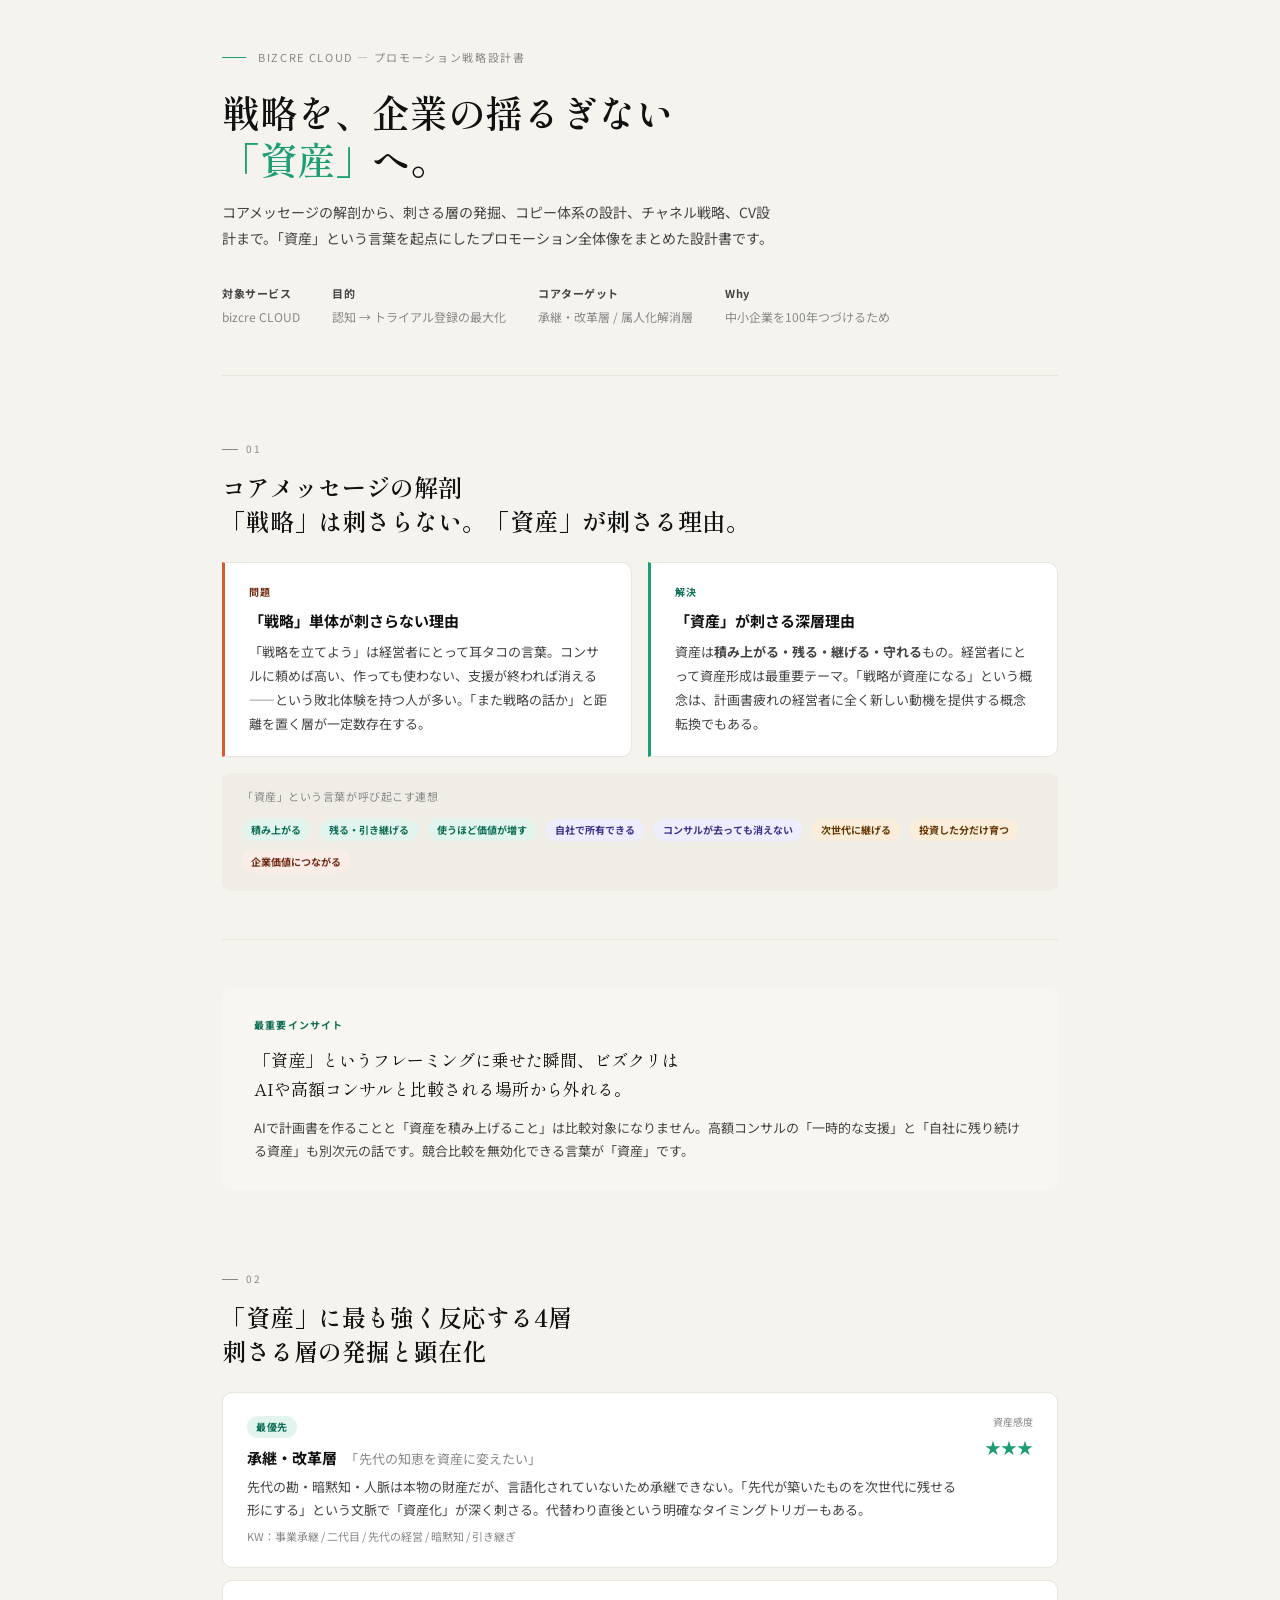
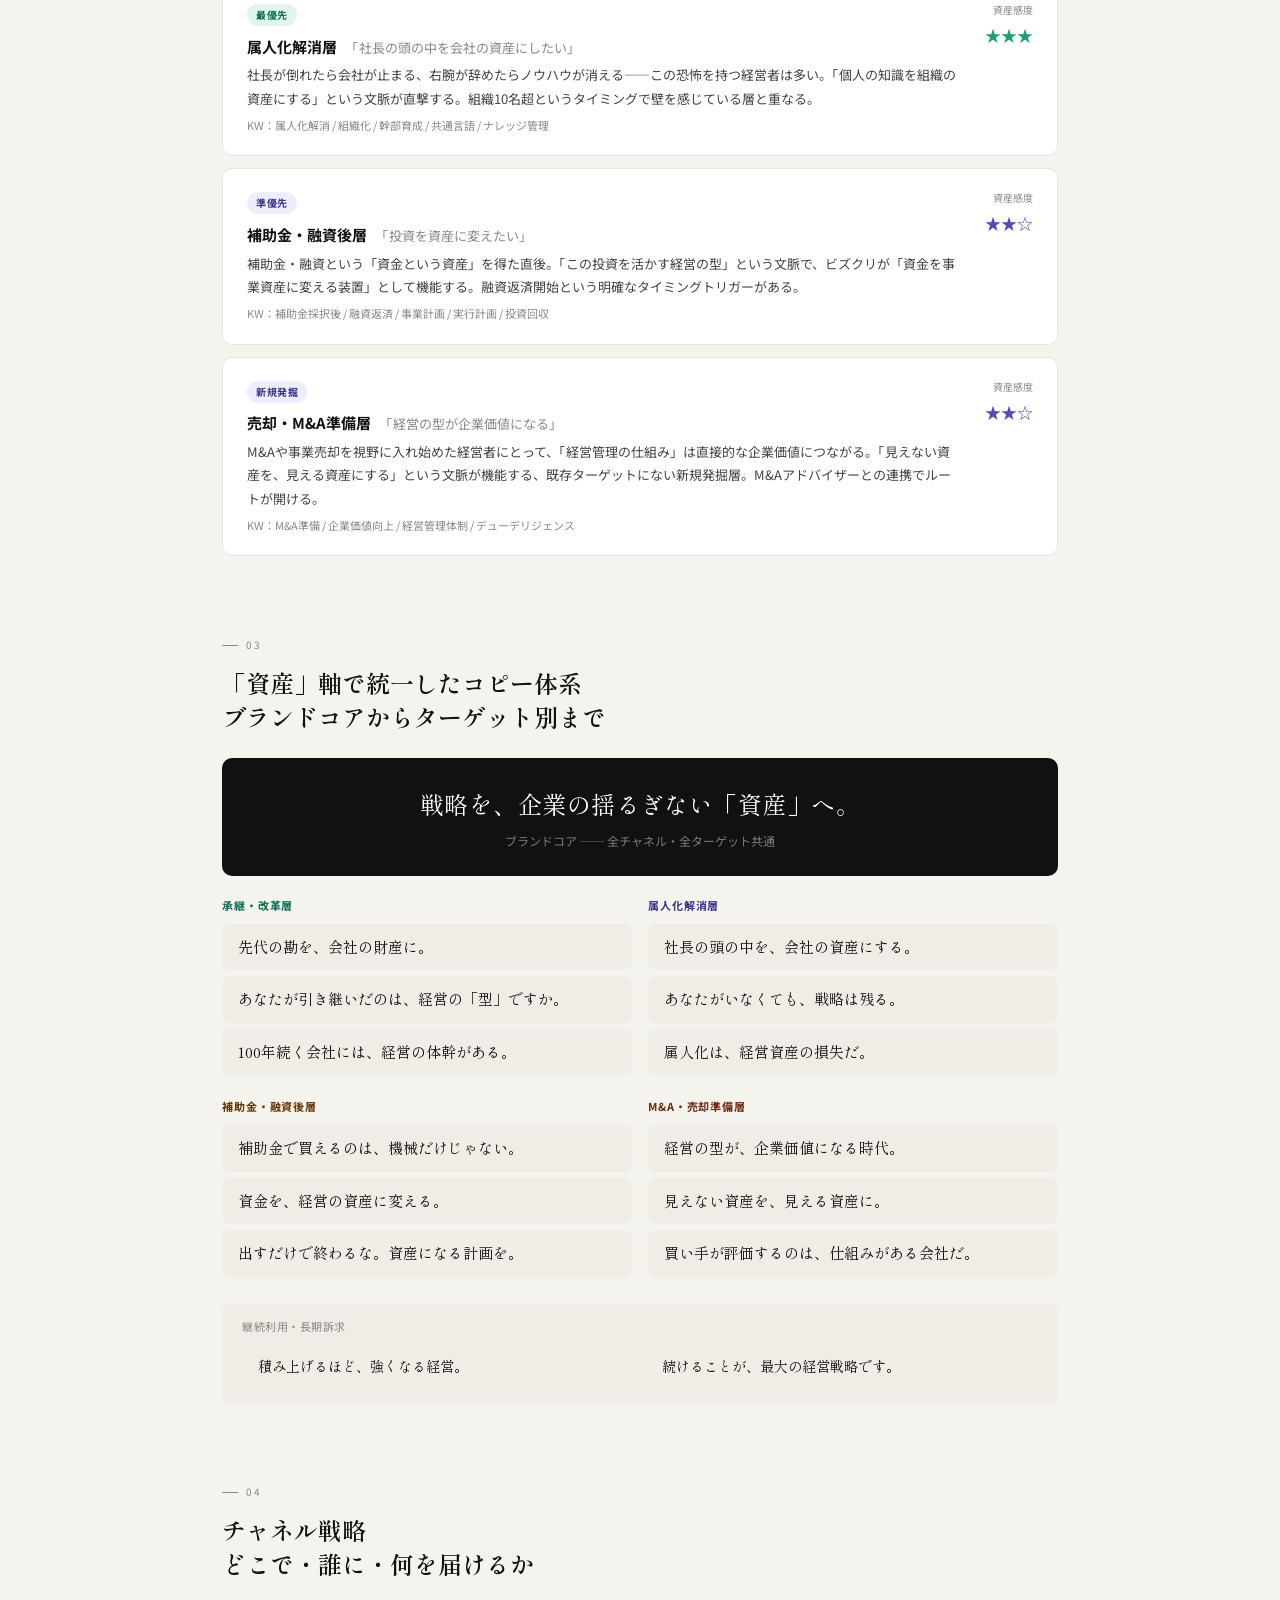
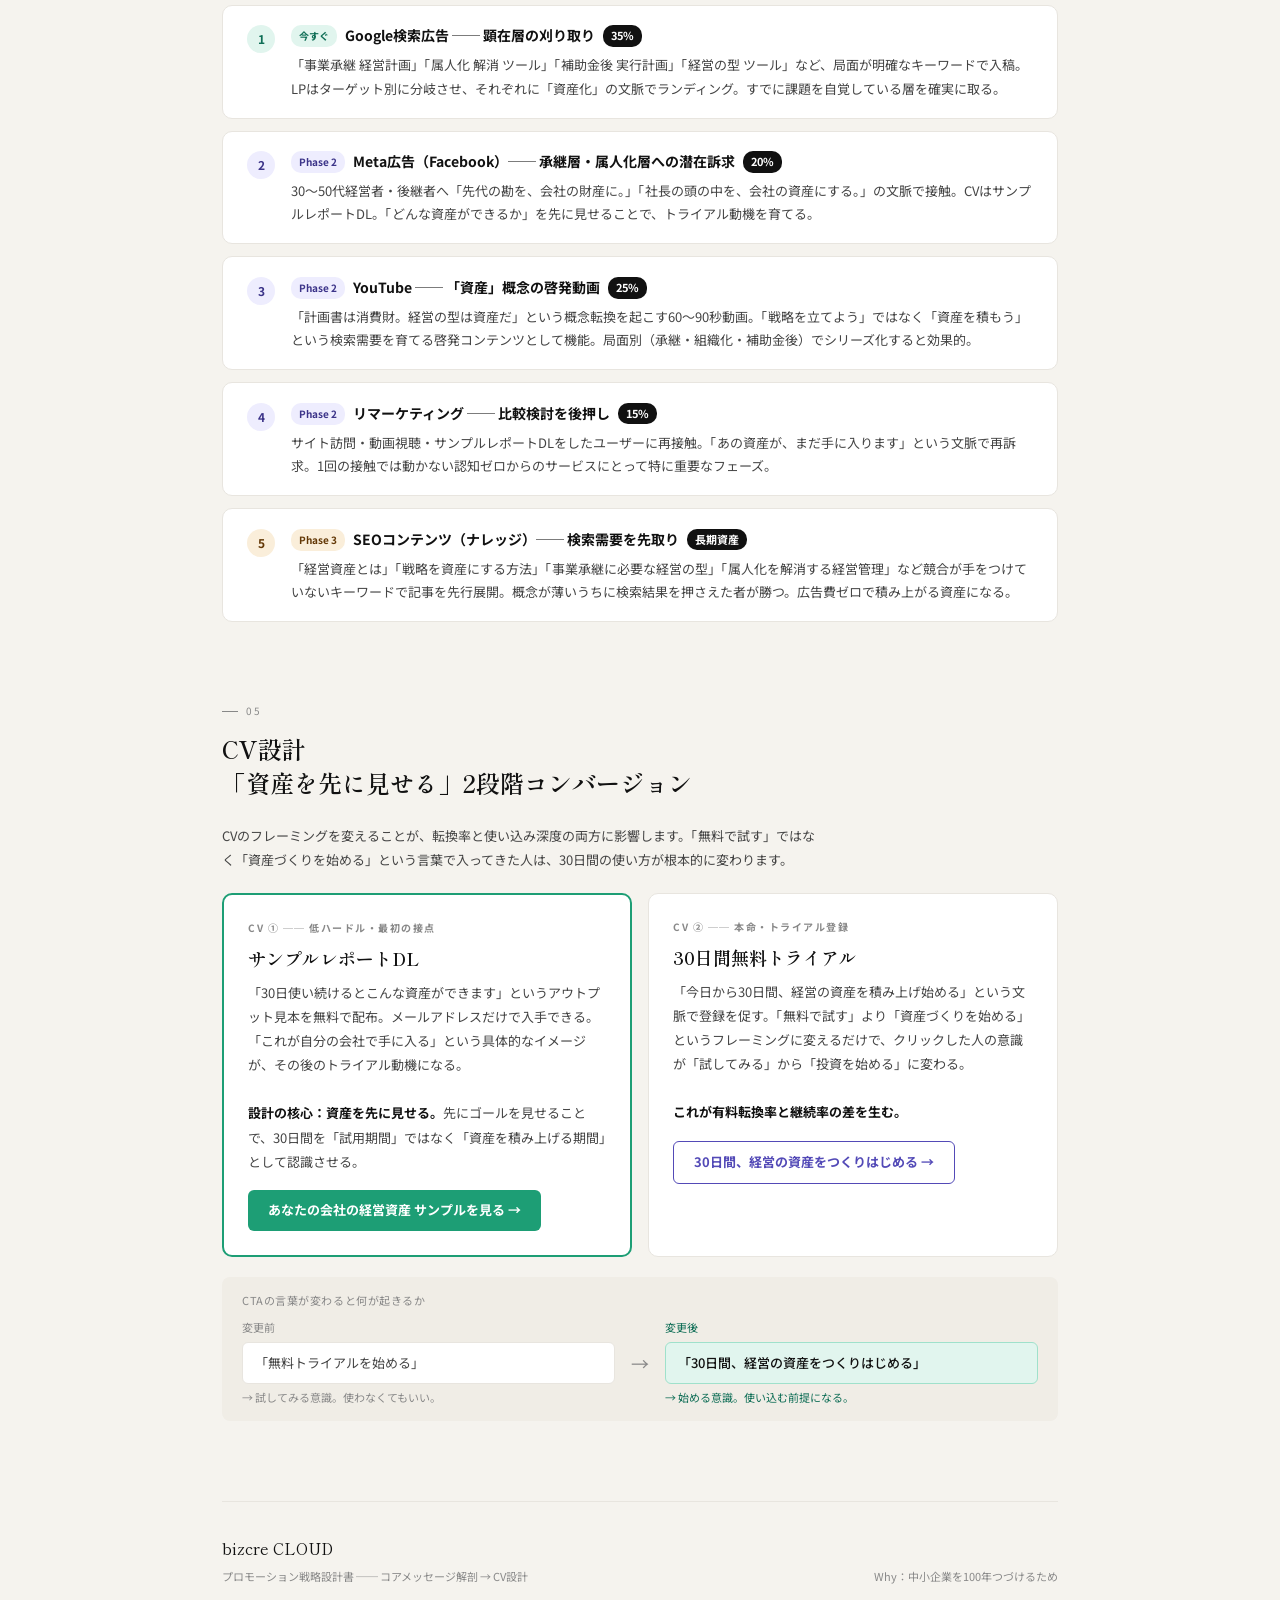
<file: bizcre_asset_strategy.html>
<!DOCTYPE html>
<html lang="ja">
<head>
<meta charset="UTF-8">
<meta name="viewport" content="width=device-width, initial-scale=1.0">
<title>bizcre CLOUD — プロモーション戦略設計書</title>
<link rel="preconnect" href="https://fonts.googleapis.com">
<link href="https://fonts.googleapis.com/css2?family=Noto+Sans+JP:wght@300;400;500;700&family=Shippori+Mincho:wght@400;600&display=swap" rel="stylesheet">
<style>
:root {
  --teal:   #1D9E75;
  --teal-l: #E1F5EE;
  --teal-m: #9FE1CB;
  --teal-d: #0F6E56;
  --purple:   #534AB7;
  --purple-l: #EEEDFE;
  --purple-m: #CECBF6;
  --purple-d: #3C3489;
  --amber:   #BA7517;
  --amber-l: #FAEEDA;
  --amber-m: #FAC775;
  --amber-d: #633806;
  --coral:   #D85A30;
  --coral-l: #FAECE7;
  --coral-d: #712B13;
  --ink:   #111111;
  --ink-2: #444444;
  --ink-3: #888888;
  --line:  #E8E5DF;
  --bg:    #F5F3EE;
  --white: #FFFFFF;
  --serif: 'Shippori Mincho', serif;
  --sans:  'Noto Sans JP', sans-serif;
}

*, *::before, *::after { box-sizing: border-box; margin: 0; padding: 0; }

body {
  font-family: var(--sans);
  background: var(--bg);
  color: var(--ink);
  font-size: 14px;
  line-height: 1.8;
  -webkit-font-smoothing: antialiased;
}

/* ── Layout ── */
.page { max-width: 900px; margin: 0 auto; padding: 3rem 2rem 6rem; }

/* ── Cover ── */
.cover {
  border-bottom: 1px solid var(--line);
  padding-bottom: 3rem;
  margin-bottom: 4rem;
}
.cover-eyebrow {
  font-size: 11px;
  letter-spacing: .15em;
  color: var(--ink-3);
  text-transform: uppercase;
  margin-bottom: 1.25rem;
  display: flex;
  align-items: center;
  gap: .75rem;
}
.cover-eyebrow::before {
  content: '';
  display: block;
  width: 24px;
  height: 1px;
  background: var(--teal);
}
.cover-headline {
  font-family: var(--serif);
  font-size: 38px;
  font-weight: 600;
  line-height: 1.25;
  color: var(--ink);
  margin-bottom: 1rem;
  letter-spacing: -.01em;
}
.cover-headline em {
  font-style: normal;
  color: var(--teal);
}
.cover-sub {
  font-size: 14px;
  color: var(--ink-2);
  max-width: 560px;
  line-height: 1.9;
  margin-bottom: 2rem;
}
.cover-meta {
  display: flex;
  gap: 2rem;
  flex-wrap: wrap;
}
.meta-item { font-size: 12px; color: var(--ink-3); }
.meta-item strong { color: var(--ink-2); display: block; font-size: 11px; letter-spacing: .05em; margin-bottom: 2px; }

/* ── Section ── */
.section {
  margin-bottom: 5rem;
}
.section-eyebrow {
  font-size: 10px;
  letter-spacing: .2em;
  text-transform: uppercase;
  color: var(--ink-3);
  margin-bottom: .75rem;
  display: flex;
  align-items: center;
  gap: .5rem;
}
.section-eyebrow::before {
  content: '';
  display: inline-block;
  width: 16px;
  height: 1px;
  background: var(--ink-3);
}
.section-title {
  font-family: var(--serif);
  font-size: 24px;
  font-weight: 600;
  color: var(--ink);
  margin-bottom: 1.5rem;
  line-height: 1.4;
}

/* ── Divider ── */
.divider {
  height: 1px;
  background: var(--line);
  margin: 3rem 0;
}

/* ── Cards ── */
.card-grid { display: grid; gap: 1rem; }
.card-grid.col2 { grid-template-columns: repeat(2, 1fr); }
.card-grid.col3 { grid-template-columns: repeat(3, 1fr); }

.card {
  background: var(--white);
  border: 1px solid var(--line);
  border-radius: 10px;
  padding: 1.25rem 1.5rem;
}
.card-accent-teal  { border-left: 3px solid var(--teal);   border-radius: 0 10px 10px 0; }
.card-accent-purple{ border-left: 3px solid var(--purple); border-radius: 0 10px 10px 0; }
.card-accent-amber { border-left: 3px solid var(--amber);  border-radius: 0 10px 10px 0; }
.card-accent-coral { border-left: 3px solid var(--coral);  border-radius: 0 10px 10px 0; }
.card-featured { border: 2px solid var(--teal); }

.card-label {
  font-size: 10px;
  letter-spacing: .12em;
  text-transform: uppercase;
  font-weight: 700;
  margin-bottom: .6rem;
}
.label-teal   { color: var(--teal-d); }
.label-purple { color: var(--purple-d); }
.label-amber  { color: var(--amber-d); }
.label-coral  { color: var(--coral-d); }

.card-title {
  font-size: 15px;
  font-weight: 700;
  color: var(--ink);
  margin-bottom: .5rem;
  line-height: 1.45;
}
.card-body {
  font-size: 13px;
  color: var(--ink-2);
  line-height: 1.85;
}
.card-kw {
  font-size: 11px;
  color: var(--ink-3);
  margin-top: .5rem;
}

/* ── Badge ── */
.badge {
  display: inline-block;
  font-size: 10px;
  font-weight: 700;
  letter-spacing: .05em;
  padding: 2px 9px;
  border-radius: 20px;
  margin-bottom: .6rem;
}
.badge-teal   { background: var(--teal-l);   color: var(--teal-d); }
.badge-purple { background: var(--purple-l); color: var(--purple-d); }
.badge-amber  { background: var(--amber-l);  color: var(--amber-d); }
.badge-coral  { background: var(--coral-l);  color: var(--coral-d); }

/* ── Tags ── */
.tag {
  display: inline-block;
  font-size: 10px;
  font-weight: 700;
  padding: 2px 9px;
  border-radius: 20px;
  margin-right: 4px;
  margin-bottom: 4px;
}
.tag-teal   { background: var(--teal-l);   color: var(--teal-d); }
.tag-purple { background: var(--purple-l); color: var(--purple-d); }
.tag-amber  { background: var(--amber-l);  color: var(--amber-d); }
.tag-coral  { background: var(--coral-l);  color: var(--coral-d); }

/* ── Stars ── */
.stars { font-size: 13px; }
.stars-teal   { color: var(--teal); }
.stars-purple { color: var(--purple); }

/* ── Pill group ── */
.pill-group {
  display: flex;
  flex-wrap: wrap;
  gap: 6px;
  margin-top: .75rem;
}

/* ── Insight box ── */
.insight {
  background: #F0EDE6;
  border-radius: 8px;
  padding: .875rem 1.25rem;
  margin-top: 1rem;
}
.insight-label {
  font-size: 11px;
  color: var(--ink-3);
  margin-bottom: .5rem;
  letter-spacing: .05em;
}

/* ── Target rows ── */
.target-row {
  display: flex;
  align-items: flex-start;
  gap: 1rem;
  padding: 1.25rem 1.5rem;
  background: var(--white);
  border: 1px solid var(--line);
  border-radius: 10px;
  margin-bottom: .75rem;
}
.target-row:last-child { margin-bottom: 0; }
.target-left { flex: 1; }
.target-right { flex-shrink: 0; text-align: right; min-width: 60px; }
.target-meta-label { font-size: 10px; color: var(--ink-3); margin-bottom: 2px; }
.target-title {
  font-size: 15px;
  font-weight: 700;
  color: var(--ink);
  margin-bottom: .4rem;
  line-height: 1.4;
}
.target-title span {
  font-size: 13px;
  font-weight: 400;
  color: var(--ink-3);
}
.target-desc { font-size: 13px; color: var(--ink-2); line-height: 1.8; }
.target-kw   { font-size: 11px; color: var(--ink-3); margin-top: .35rem; }

/* ── Copy cards ── */
.copy-grid { display: grid; grid-template-columns: 1fr 1fr; gap: 1rem; }
.copy-col-label {
  font-size: 11px;
  font-weight: 700;
  letter-spacing: .08em;
  margin-bottom: .5rem;
}
.copy-item {
  background: #F0EDE6;
  border-radius: 8px;
  padding: .75rem 1rem;
  margin-bottom: 6px;
}
.copy-text {
  font-family: var(--serif);
  font-size: 15px;
  color: var(--ink);
  line-height: 1.5;
}
.copy-note { font-size: 11px; color: var(--ink-3); margin-top: 3px; }

.copy-core {
  background: var(--ink);
  border-radius: 10px;
  padding: 1.5rem 2rem;
  margin-bottom: 1.25rem;
  text-align: center;
}
.copy-core-text {
  font-family: var(--serif);
  font-size: 24px;
  color: var(--white);
  letter-spacing: .02em;
  margin-bottom: .35rem;
}
.copy-core-sub { font-size: 12px; color: rgba(255,255,255,.45); }

/* ── Channel list ── */
.channel-item {
  display: flex;
  align-items: flex-start;
  gap: 1rem;
  padding: 1.1rem 1.5rem;
  background: var(--white);
  border: 1px solid var(--line);
  border-radius: 10px;
  margin-bottom: .75rem;
}
.channel-item:last-child { margin-bottom: 0; }
.channel-num {
  flex-shrink: 0;
  width: 28px;
  height: 28px;
  border-radius: 50%;
  display: flex;
  align-items: center;
  justify-content: center;
  font-size: 12px;
  font-weight: 700;
  margin-top: 2px;
}
.cn-teal   { background: var(--teal-l);   color: var(--teal-d); }
.cn-purple { background: var(--purple-l); color: var(--purple-d); }
.cn-amber  { background: var(--amber-l);  color: var(--amber-d); }
.channel-main { flex: 1; }
.channel-title {
  font-size: 14px;
  font-weight: 700;
  color: var(--ink);
  margin-bottom: .3rem;
  display: flex;
  align-items: center;
  gap: .5rem;
  flex-wrap: wrap;
}
.channel-budget {
  font-size: 11px;
  font-weight: 700;
  padding: 1px 8px;
  border-radius: 10px;
  background: var(--ink);
  color: var(--white);
}
.channel-desc { font-size: 13px; color: var(--ink-2); line-height: 1.8; }
.phase-tag {
  font-size: 10px;
  font-weight: 700;
  padding: 2px 8px;
  border-radius: 10px;
}
.pt-now { background: var(--teal-l); color: var(--teal-d); }
.pt-2   { background: var(--purple-l); color: var(--purple-d); }
.pt-3   { background: var(--amber-l);  color: var(--amber-d); }

/* ── CV cards ── */
.cv-grid { display: grid; grid-template-columns: 1fr 1fr; gap: 1rem; }
.cv-card {
  background: var(--white);
  border: 1px solid var(--line);
  border-radius: 10px;
  padding: 1.5rem;
}
.cv-card-featured { border: 2px solid var(--teal); }
.cv-step {
  font-size: 10px;
  font-weight: 700;
  letter-spacing: .15em;
  text-transform: uppercase;
  color: var(--ink-3);
  margin-bottom: .6rem;
}
.cv-title {
  font-family: var(--serif);
  font-size: 18px;
  font-weight: 600;
  color: var(--ink);
  margin-bottom: .6rem;
  line-height: 1.4;
}
.cv-desc { font-size: 13px; color: var(--ink-2); line-height: 1.85; }
.cv-cta {
  display: inline-block;
  margin-top: 1rem;
  font-size: 13px;
  font-weight: 700;
  padding: .55rem 1.25rem;
  border-radius: 6px;
  text-decoration: none;
}
.cta-teal { background: var(--teal); color: var(--white); }
.cta-outline { background: transparent; color: var(--purple); border: 1.5px solid var(--purple); }

/* ── Responsive ── */
@media (max-width: 600px) {
  .card-grid.col2,
  .card-grid.col3,
  .copy-grid,
  .cv-grid { grid-template-columns: 1fr; }
  .cover-headline { font-size: 28px; }
  .copy-core-text { font-size: 20px; }
}

/* ── Print ── */
@media print {
  body { background: white; }
  .page { padding: 1rem; }
}
</style>
</head>
<body>
<div class="page">

  <!-- Cover -->
  <div class="cover">
    <div class="cover-eyebrow">bizcre CLOUD — プロモーション戦略設計書</div>
    <h1 class="cover-headline">
      戦略を、企業の揺るぎない<br><em>「資産」</em>へ。<br>
    </h1>
    <p class="cover-sub">
      コアメッセージの解剖から、刺さる層の発掘、コピー体系の設計、チャネル戦略、CV設計まで。「資産」という言葉を起点にしたプロモーション全体像をまとめた設計書です。
    </p>
    <div class="cover-meta">
      <div class="meta-item"><strong>対象サービス</strong>bizcre CLOUD</div>
      <div class="meta-item"><strong>目的</strong>認知 → トライアル登録の最大化</div>
      <div class="meta-item"><strong>コアターゲット</strong>承継・改革層 / 属人化解消層</div>
      <div class="meta-item"><strong>Why</strong>中小企業を100年つづけるため</div>
    </div>
  </div>


  <!-- 01 コアメッセージの解剖 -->
  <div class="section">
    <div class="section-eyebrow">01</div>
    <h2 class="section-title">コアメッセージの解剖<br>「戦略」は刺さらない。「資産」が刺さる理由。</h2>

    <div class="card-grid col2">
      <div class="card card-accent-coral">
        <div class="card-label label-coral">問題</div>
        <div class="card-title">「戦略」単体が刺さらない理由</div>
        <div class="card-body">「戦略を立てよう」は経営者にとって耳タコの言葉。コンサルに頼めば高い、作っても使わない、支援が終われば消える——という敗北体験を持つ人が多い。「また戦略の話か」と距離を置く層が一定数存在する。</div>
      </div>
      <div class="card card-accent-teal">
        <div class="card-label label-teal">解決</div>
        <div class="card-title">「資産」が刺さる深層理由</div>
        <div class="card-body">資産は<strong>積み上がる・残る・継げる・守れる</strong>もの。経営者にとって資産形成は最重要テーマ。「戦略が資産になる」という概念は、計画書疲れの経営者に全く新しい動機を提供する概念転換でもある。</div>
      </div>
    </div>

    <div class="insight">
      <div class="insight-label">「資産」という言葉が呼び起こす連想</div>
      <div class="pill-group">
        <span class="tag tag-teal">積み上がる</span>
        <span class="tag tag-teal">残る・引き継げる</span>
        <span class="tag tag-teal">使うほど価値が増す</span>
        <span class="tag tag-purple">自社で所有できる</span>
        <span class="tag tag-purple">コンサルが去っても消えない</span>
        <span class="tag tag-amber">次世代に継げる</span>
        <span class="tag tag-amber">投資した分だけ育つ</span>
        <span class="tag tag-coral">企業価値につながる</span>
      </div>
    </div>

    <div class="divider"></div>

    <div class="card" style="background:#F8F6F0;border:none;padding:1.75rem 2rem">
      <div class="card-label label-teal" style="margin-bottom:.75rem">最重要インサイト</div>
      <div style="font-family:var(--serif);font-size:17px;color:var(--ink);line-height:1.7;margin-bottom:.75rem">
        「資産」というフレーミングに乗せた瞬間、ビズクリは<br>
        AIや高額コンサルと比較される場所から外れる。
      </div>
      <div style="font-size:13px;color:var(--ink-2);line-height:1.8">
        AIで計画書を作ることと「資産を積み上げること」は比較対象になりません。高額コンサルの「一時的な支援」と「自社に残り続ける資産」も別次元の話です。競合比較を無効化できる言葉が「資産」です。
      </div>
    </div>
  </div>


  <!-- 02 ターゲット設計 -->
  <div class="section">
    <div class="section-eyebrow">02</div>
    <h2 class="section-title">「資産」に最も強く反応する4層<br>刺さる層の発掘と顕在化</h2>

    <div class="target-row">
      <div class="target-left">
        <div><span class="badge badge-teal">最優先</span></div>
        <div class="target-title">承継・改革層　<span>「先代の知恵を資産に変えたい」</span></div>
        <div class="target-desc">先代の勘・暗黙知・人脈は本物の財産だが、言語化されていないため承継できない。「先代が築いたものを次世代に残せる形にする」という文脈で「資産化」が深く刺さる。代替わり直後という明確なタイミングトリガーもある。</div>
        <div class="target-kw">KW：事業承継 / 二代目 / 先代の経営 / 暗黙知 / 引き継ぎ</div>
      </div>
      <div class="target-right">
        <div class="target-meta-label">資産感度</div>
        <div class="stars stars-teal" style="font-size:16px">★★★</div>
      </div>
    </div>

    <div class="target-row">
      <div class="target-left">
        <div><span class="badge badge-teal">最優先</span></div>
        <div class="target-title">属人化解消層　<span>「社長の頭の中を会社の資産にしたい」</span></div>
        <div class="target-desc">社長が倒れたら会社が止まる、右腕が辞めたらノウハウが消える——この恐怖を持つ経営者は多い。「個人の知識を組織の資産にする」という文脈が直撃する。組織10名超というタイミングで壁を感じている層と重なる。</div>
        <div class="target-kw">KW：属人化解消 / 組織化 / 幹部育成 / 共通言語 / ナレッジ管理</div>
      </div>
      <div class="target-right">
        <div class="target-meta-label">資産感度</div>
        <div class="stars stars-teal" style="font-size:16px">★★★</div>
      </div>
    </div>

    <div class="target-row">
      <div class="target-left">
        <div><span class="badge badge-purple">準優先</span></div>
        <div class="target-title">補助金・融資後層　<span>「投資を資産に変えたい」</span></div>
        <div class="target-desc">補助金・融資という「資金という資産」を得た直後。「この投資を活かす経営の型」という文脈で、ビズクリが「資金を事業資産に変える装置」として機能する。融資返済開始という明確なタイミングトリガーがある。</div>
        <div class="target-kw">KW：補助金採択後 / 融資返済 / 事業計画 / 実行計画 / 投資回収</div>
      </div>
      <div class="target-right">
        <div class="target-meta-label">資産感度</div>
        <div class="stars stars-purple" style="font-size:16px">★★☆</div>
      </div>
    </div>

    <div class="target-row">
      <div class="target-left">
        <div><span class="badge badge-purple">新規発掘</span></div>
        <div class="target-title">売却・M&A準備層　<span>「経営の型が企業価値になる」</span></div>
        <div class="target-desc">M&Aや事業売却を視野に入れ始めた経営者にとって、「経営管理の仕組み」は直接的な企業価値につながる。「見えない資産を、見える資産にする」という文脈が機能する、既存ターゲットにない新規発掘層。M&Aアドバイザーとの連携でルートが開ける。</div>
        <div class="target-kw">KW：M&A準備 / 企業価値向上 / 経営管理体制 / デューデリジェンス</div>
      </div>
      <div class="target-right">
        <div class="target-meta-label">資産感度</div>
        <div class="stars stars-purple" style="font-size:16px">★★☆</div>
      </div>
    </div>
  </div>


  <!-- 03 コピー体系 -->
  <div class="section">
    <div class="section-eyebrow">03</div>
    <h2 class="section-title">「資産」軸で統一したコピー体系<br>ブランドコアからターゲット別まで</h2>

    <div class="copy-core">
      <div class="copy-core-text">戦略を、企業の揺るぎない「資産」へ。</div>
      <div class="copy-core-sub">ブランドコア ── 全チャネル・全ターゲット共通</div>
    </div>

    <div class="copy-grid">
      <div>
        <div class="copy-col-label" style="color:var(--teal-d)">承継・改革層</div>
        <div class="copy-item">
          <div class="copy-text">先代の勘を、会社の財産に。</div>
        </div>
        <div class="copy-item">
          <div class="copy-text">あなたが引き継いだのは、経営の「型」ですか。</div>
        </div>
        <div class="copy-item">
          <div class="copy-text">100年続く会社には、経営の体幹がある。</div>
        </div>
      </div>
      <div>
        <div class="copy-col-label" style="color:var(--purple-d)">属人化解消層</div>
        <div class="copy-item">
          <div class="copy-text">社長の頭の中を、会社の資産にする。</div>
        </div>
        <div class="copy-item">
          <div class="copy-text">あなたがいなくても、戦略は残る。</div>
        </div>
        <div class="copy-item">
          <div class="copy-text">属人化は、経営資産の損失だ。</div>
        </div>
      </div>
      <div>
        <div class="copy-col-label" style="color:var(--amber-d)">補助金・融資後層</div>
        <div class="copy-item">
          <div class="copy-text">補助金で買えるのは、機械だけじゃない。</div>
        </div>
        <div class="copy-item">
          <div class="copy-text">資金を、経営の資産に変える。</div>
        </div>
        <div class="copy-item">
          <div class="copy-text">出すだけで終わるな。資産になる計画を。</div>
        </div>
      </div>
      <div>
        <div class="copy-col-label" style="color:var(--coral-d)">M&A・売却準備層</div>
        <div class="copy-item">
          <div class="copy-text">経営の型が、企業価値になる時代。</div>
        </div>
        <div class="copy-item">
          <div class="copy-text">見えない資産を、見える資産に。</div>
        </div>
        <div class="copy-item">
          <div class="copy-text">買い手が評価するのは、仕組みがある会社だ。</div>
        </div>
      </div>
    </div>

    <div class="insight" style="margin-top:1.25rem">
      <div class="insight-label">継続利用・長期訴求</div>
      <div style="display:flex;gap:.75rem;flex-wrap:wrap;margin-top:.25rem">
        <div class="copy-item" style="flex:1;min-width:200px;margin:0">
          <div class="copy-text" style="font-size:14px">積み上げるほど、強くなる経営。</div>
        </div>
        <div class="copy-item" style="flex:1;min-width:200px;margin:0">
          <div class="copy-text" style="font-size:14px">続けることが、最大の経営戦略です。</div>
        </div>
      </div>
    </div>
  </div>


  <!-- 04 チャネル戦略 -->
  <div class="section">
    <div class="section-eyebrow">04</div>
    <h2 class="section-title">チャネル戦略<br>どこで・誰に・何を届けるか</h2>

    <div class="channel-item">
      <div class="channel-num cn-teal">1</div>
      <div class="channel-main">
        <div class="channel-title">
          <span class="phase-tag pt-now">今すぐ</span>
          Google検索広告 ── 顕在層の刈り取り
          <span class="channel-budget">35%</span>
        </div>
        <div class="channel-desc">「事業承継 経営計画」「属人化 解消 ツール」「補助金後 実行計画」「経営の型 ツール」など、局面が明確なキーワードで入稿。LPはターゲット別に分岐させ、それぞれに「資産化」の文脈でランディング。すでに課題を自覚している層を確実に取る。</div>
      </div>
    </div>

    <div class="channel-item">
      <div class="channel-num cn-purple">2</div>
      <div class="channel-main">
        <div class="channel-title">
          <span class="phase-tag pt-2">Phase 2</span>
          Meta広告（Facebook）── 承継層・属人化層への潜在訴求
          <span class="channel-budget">20%</span>
        </div>
        <div class="channel-desc">30〜50代経営者・後継者へ「先代の勘を、会社の財産に。」「社長の頭の中を、会社の資産にする。」の文脈で接触。CVはサンプルレポートDL。「どんな資産ができるか」を先に見せることで、トライアル動機を育てる。</div>
      </div>
    </div>

    <div class="channel-item">
      <div class="channel-num cn-purple">3</div>
      <div class="channel-main">
        <div class="channel-title">
          <span class="phase-tag pt-2">Phase 2</span>
          YouTube ── 「資産」概念の啓発動画
          <span class="channel-budget">25%</span>
        </div>
        <div class="channel-desc">「計画書は消費財。経営の型は資産だ」という概念転換を起こす60〜90秒動画。「戦略を立てよう」ではなく「資産を積もう」という検索需要を育てる啓発コンテンツとして機能。局面別（承継・組織化・補助金後）でシリーズ化すると効果的。</div>
      </div>
    </div>

    <div class="channel-item">
      <div class="channel-num cn-purple">4</div>
      <div class="channel-main">
        <div class="channel-title">
          <span class="phase-tag pt-2">Phase 2</span>
          リマーケティング ── 比較検討を後押し
          <span class="channel-budget">15%</span>
        </div>
        <div class="channel-desc">サイト訪問・動画視聴・サンプルレポートDLをしたユーザーに再接触。「あの資産が、まだ手に入ります」という文脈で再訴求。1回の接触では動かない認知ゼロからのサービスにとって特に重要なフェーズ。</div>
      </div>
    </div>

    <div class="channel-item">
      <div class="channel-num cn-amber">5</div>
      <div class="channel-main">
        <div class="channel-title">
          <span class="phase-tag pt-3">Phase 3</span>
          SEOコンテンツ（ナレッジ）── 検索需要を先取り
          <span class="channel-budget">長期資産</span>
        </div>
        <div class="channel-desc">「経営資産とは」「戦略を資産にする方法」「事業承継に必要な経営の型」「属人化を解消する経営管理」など競合が手をつけていないキーワードで記事を先行展開。概念が薄いうちに検索結果を押さえた者が勝つ。広告費ゼロで積み上がる資産になる。</div>
      </div>
    </div>
  </div>


  <!-- 05 CV設計 -->
  <div class="section">
    <div class="section-eyebrow">05</div>
    <h2 class="section-title">CV設計<br>「資産を先に見せる」2段階コンバージョン</h2>

    <div style="font-size:13px;color:var(--ink-2);margin-bottom:1.25rem;line-height:1.9;max-width:600px">
      CVのフレーミングを変えることが、転換率と使い込み深度の両方に影響します。「無料で試す」ではなく「資産づくりを始める」という言葉で入ってきた人は、30日間の使い方が根本的に変わります。
    </div>

    <div class="cv-grid">
      <div class="cv-card cv-card-featured">
        <div class="cv-step">CV ① ── 低ハードル・最初の接点</div>
        <div class="cv-title">サンプルレポートDL</div>
        <div class="cv-desc">
          「30日使い続けるとこんな資産ができます」というアウトプット見本を無料で配布。メールアドレスだけで入手できる。「これが自分の会社で手に入る」という具体的なイメージが、その後のトライアル動機になる。<br><br>
          <strong style="color:var(--ink)">設計の核心：資産を先に見せる。</strong>先にゴールを見せることで、30日間を「試用期間」ではなく「資産を積み上げる期間」として認識させる。
        </div>
        <a href="#" class="cv-cta cta-teal">あなたの会社の経営資産 サンプルを見る →</a>
      </div>
      <div class="cv-card">
        <div class="cv-step">CV ② ── 本命・トライアル登録</div>
        <div class="cv-title">30日間無料トライアル</div>
        <div class="cv-desc">
          「今日から30日間、経営の資産を積み上げ始める」という文脈で登録を促す。「無料で試す」より「資産づくりを始める」というフレーミングに変えるだけで、クリックした人の意識が「試してみる」から「投資を始める」に変わる。<br><br>
          <strong style="color:var(--ink)">これが有料転換率と継続率の差を生む。</strong>
        </div>
        <a href="#" class="cv-cta cta-outline">30日間、経営の資産をつくりはじめる →</a>
      </div>
    </div>

    <div class="insight" style="margin-top:1.25rem">
      <div class="insight-label">CTAの言葉が変わると何が起きるか</div>
      <div style="display:grid;grid-template-columns:1fr auto 1fr;gap:1rem;align-items:center;margin-top:.5rem">
        <div>
          <div style="font-size:11px;color:var(--ink-3);margin-bottom:4px">変更前</div>
          <div style="font-size:13px;color:var(--ink-2);padding:.5rem .75rem;background:white;border-radius:6px;border:1px solid var(--line)">「無料トライアルを始める」</div>
          <div style="font-size:11px;color:var(--ink-3);margin-top:4px">→ 試してみる意識。使わなくてもいい。</div>
        </div>
        <div style="text-align:center;font-size:18px;color:var(--ink-3)">→</div>
        <div>
          <div style="font-size:11px;color:var(--teal-d);margin-bottom:4px">変更後</div>
          <div style="font-size:13px;color:var(--ink);padding:.5rem .75rem;background:var(--teal-l);border-radius:6px;border:1px solid var(--teal-m);font-weight:500">「30日間、経営の資産をつくりはじめる」</div>
          <div style="font-size:11px;color:var(--teal-d);margin-top:4px">→ 始める意識。使い込む前提になる。</div>
        </div>
      </div>
    </div>
  </div>


  <!-- Footer -->
  <div style="border-top:1px solid var(--line);padding-top:2rem;display:flex;justify-content:space-between;align-items:flex-end;flex-wrap:wrap;gap:1rem">
    <div>
      <div style="font-family:var(--serif);font-size:16px;color:var(--ink);margin-bottom:4px">bizcre CLOUD</div>
      <div style="font-size:11px;color:var(--ink-3)">プロモーション戦略設計書 ── コアメッセージ解剖 → CV設計</div>
    </div>
    <div style="font-size:11px;color:var(--ink-3)">Why：中小企業を100年つづけるため</div>
  </div>

</div>
</body>
</html>
</file>
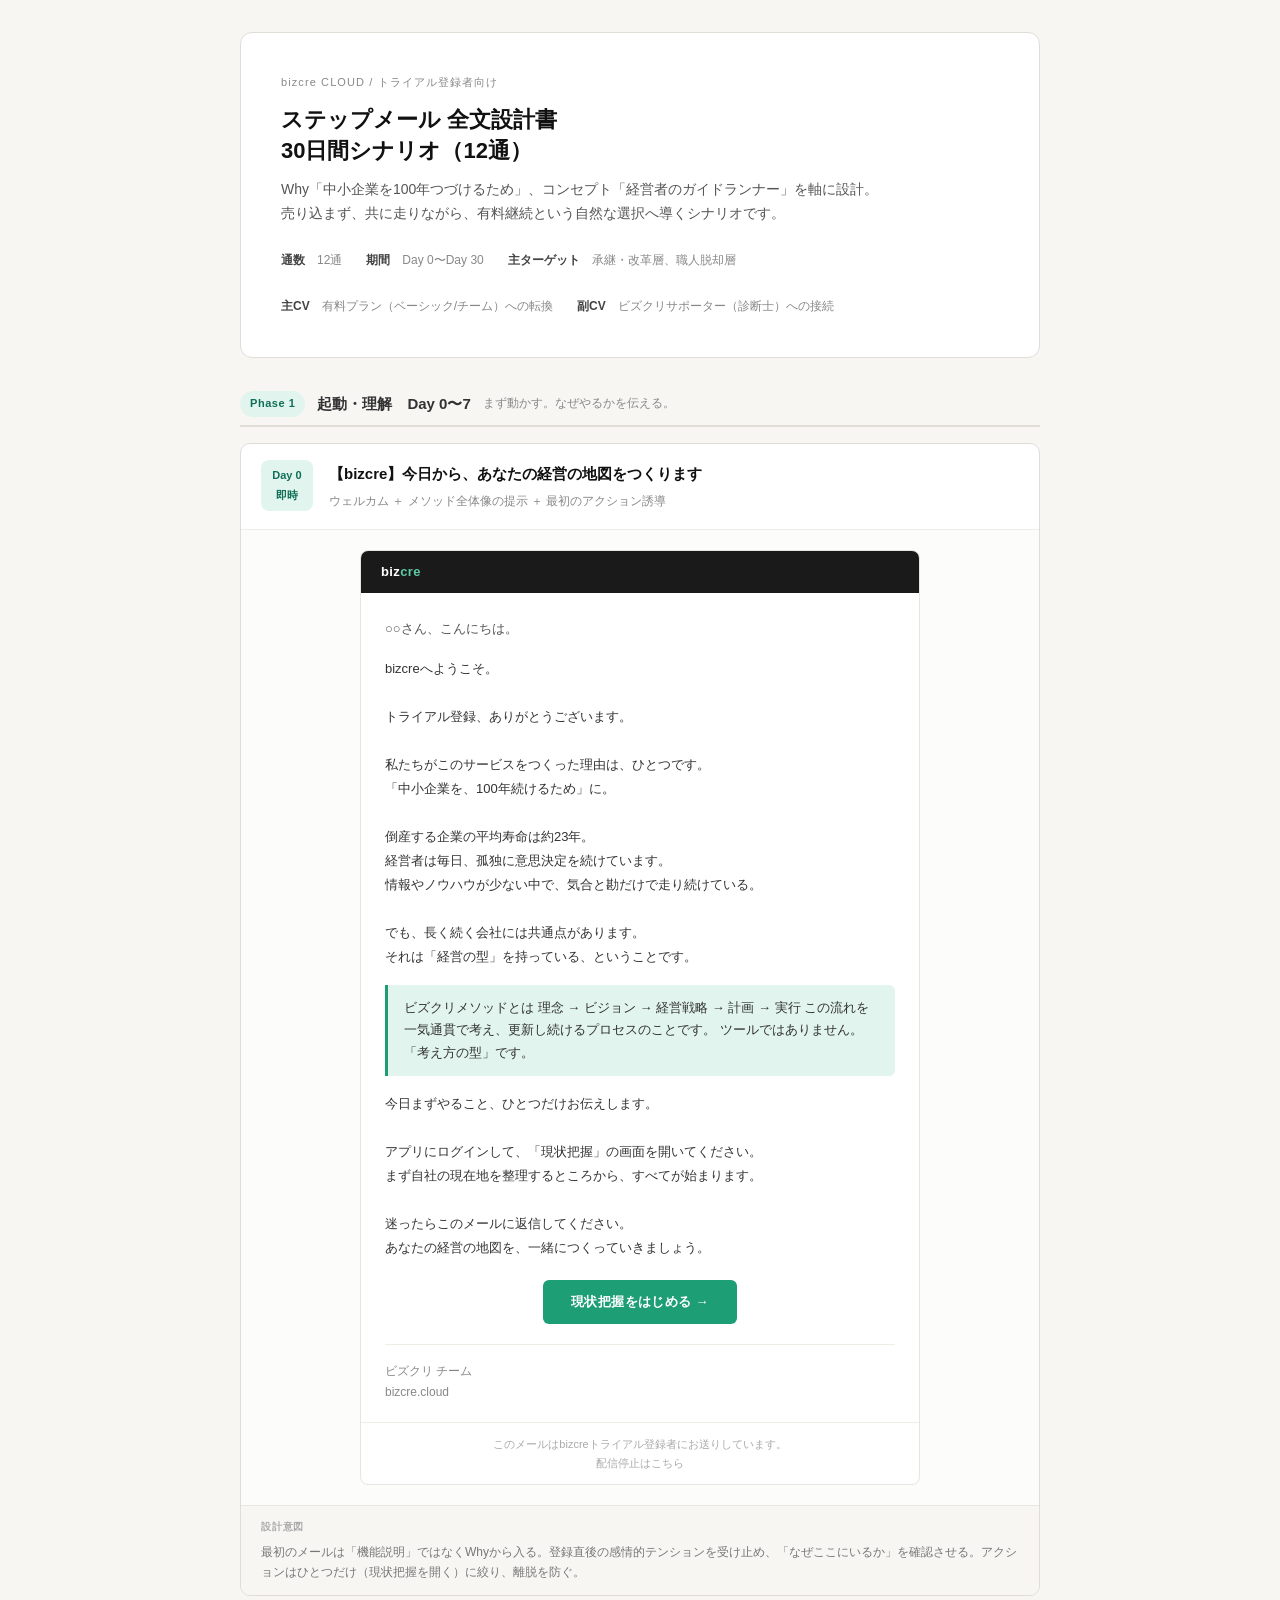
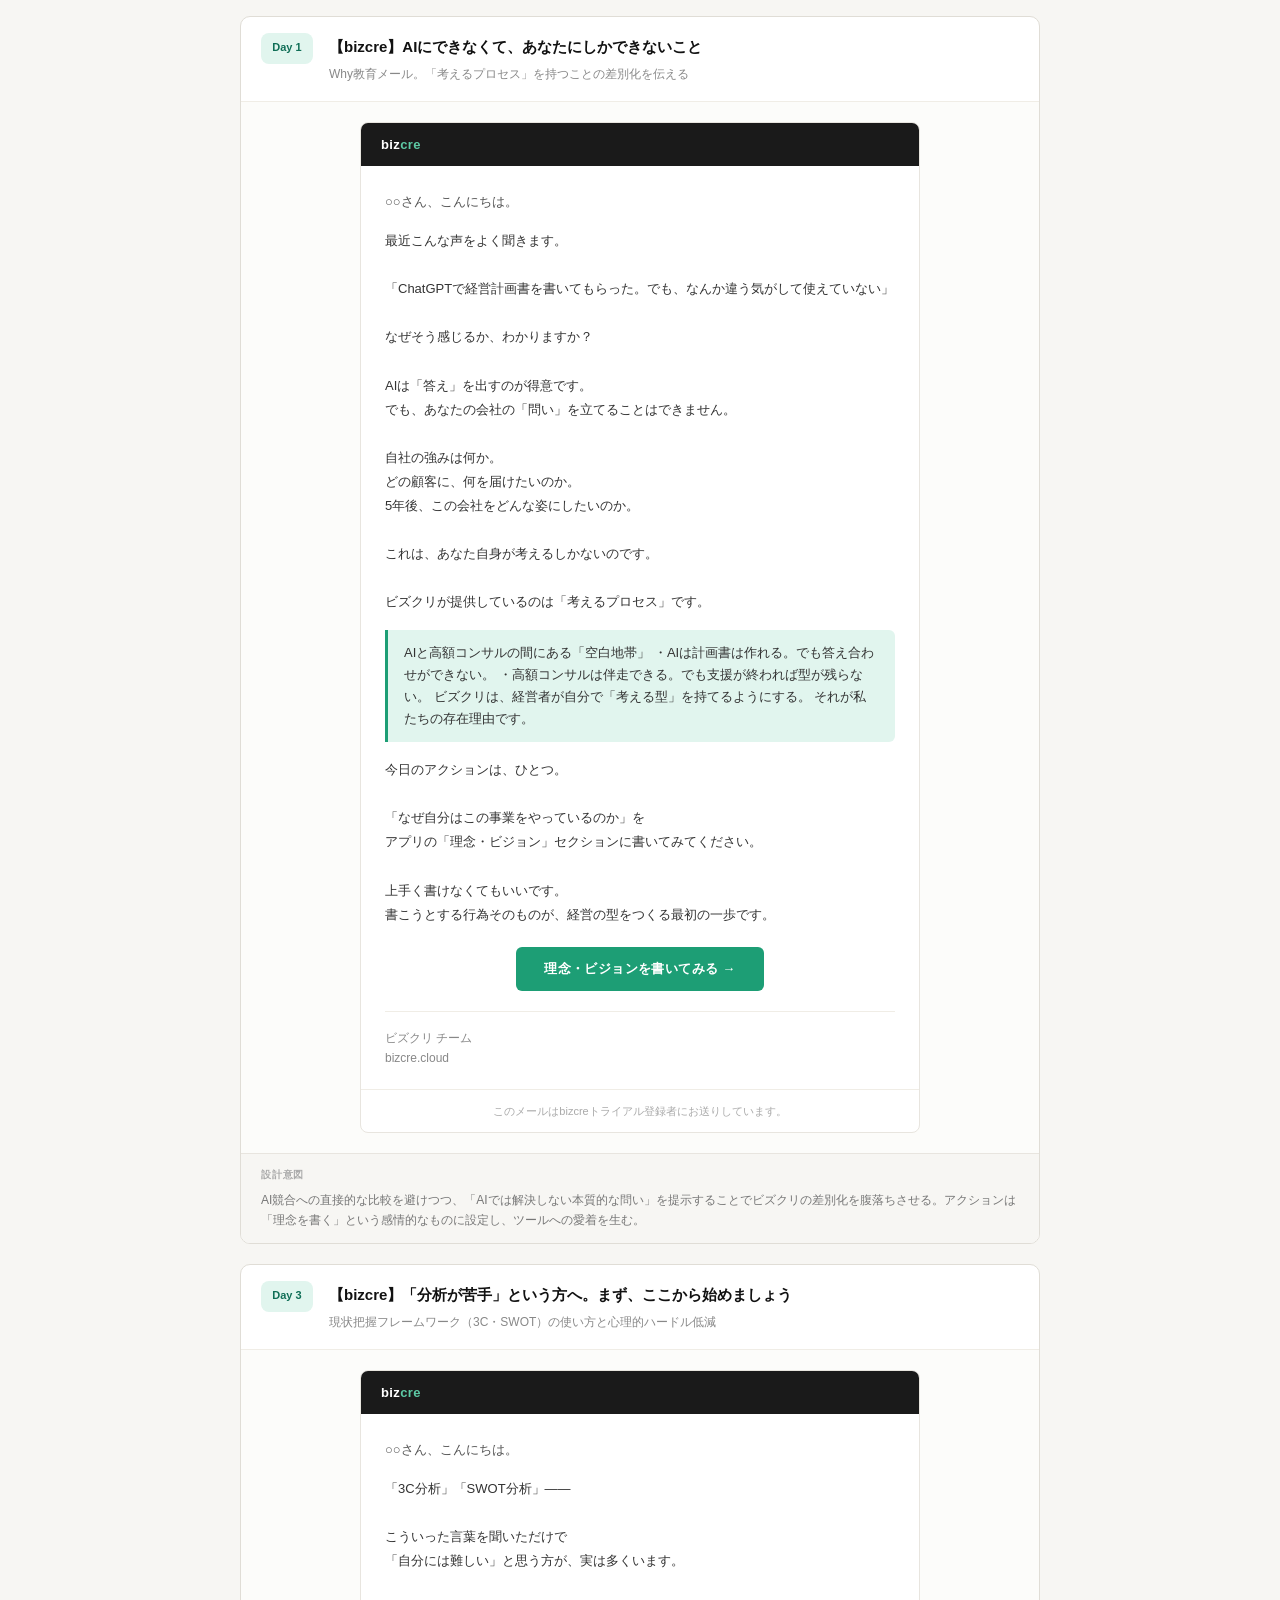
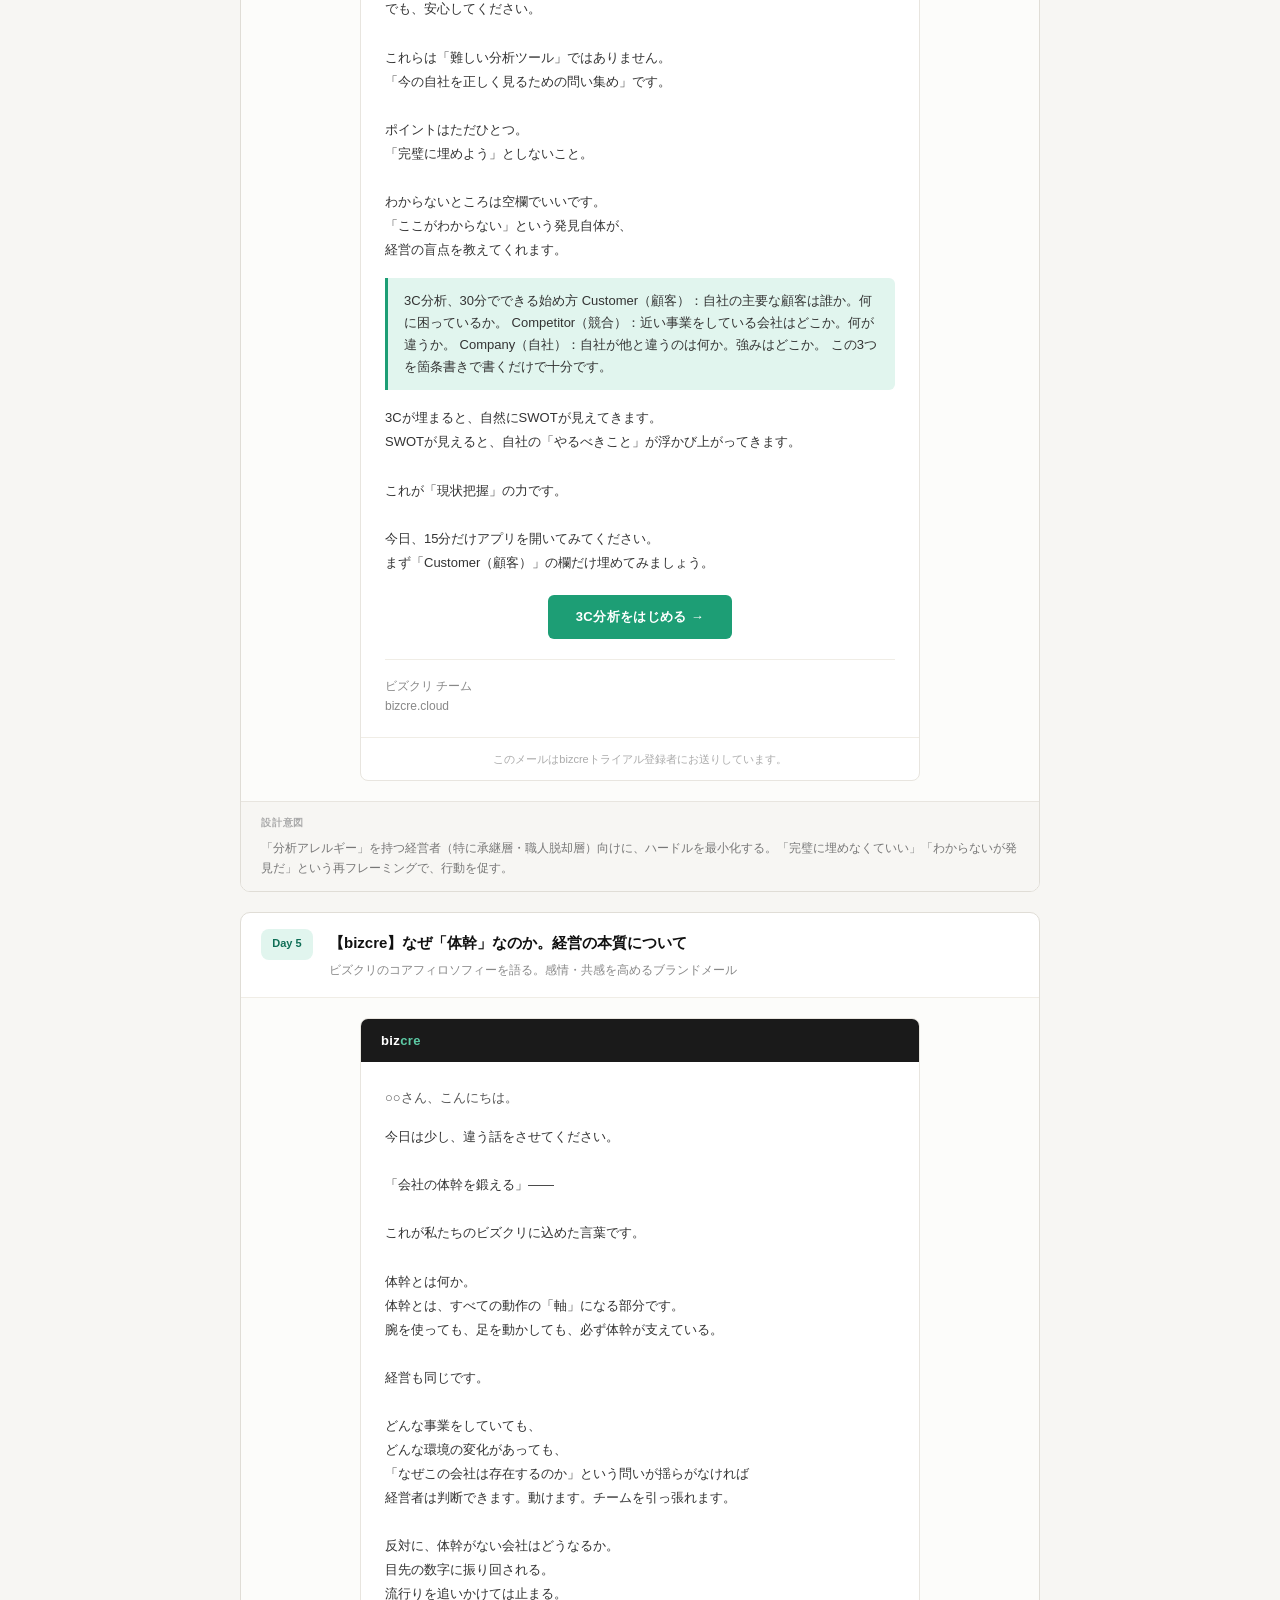
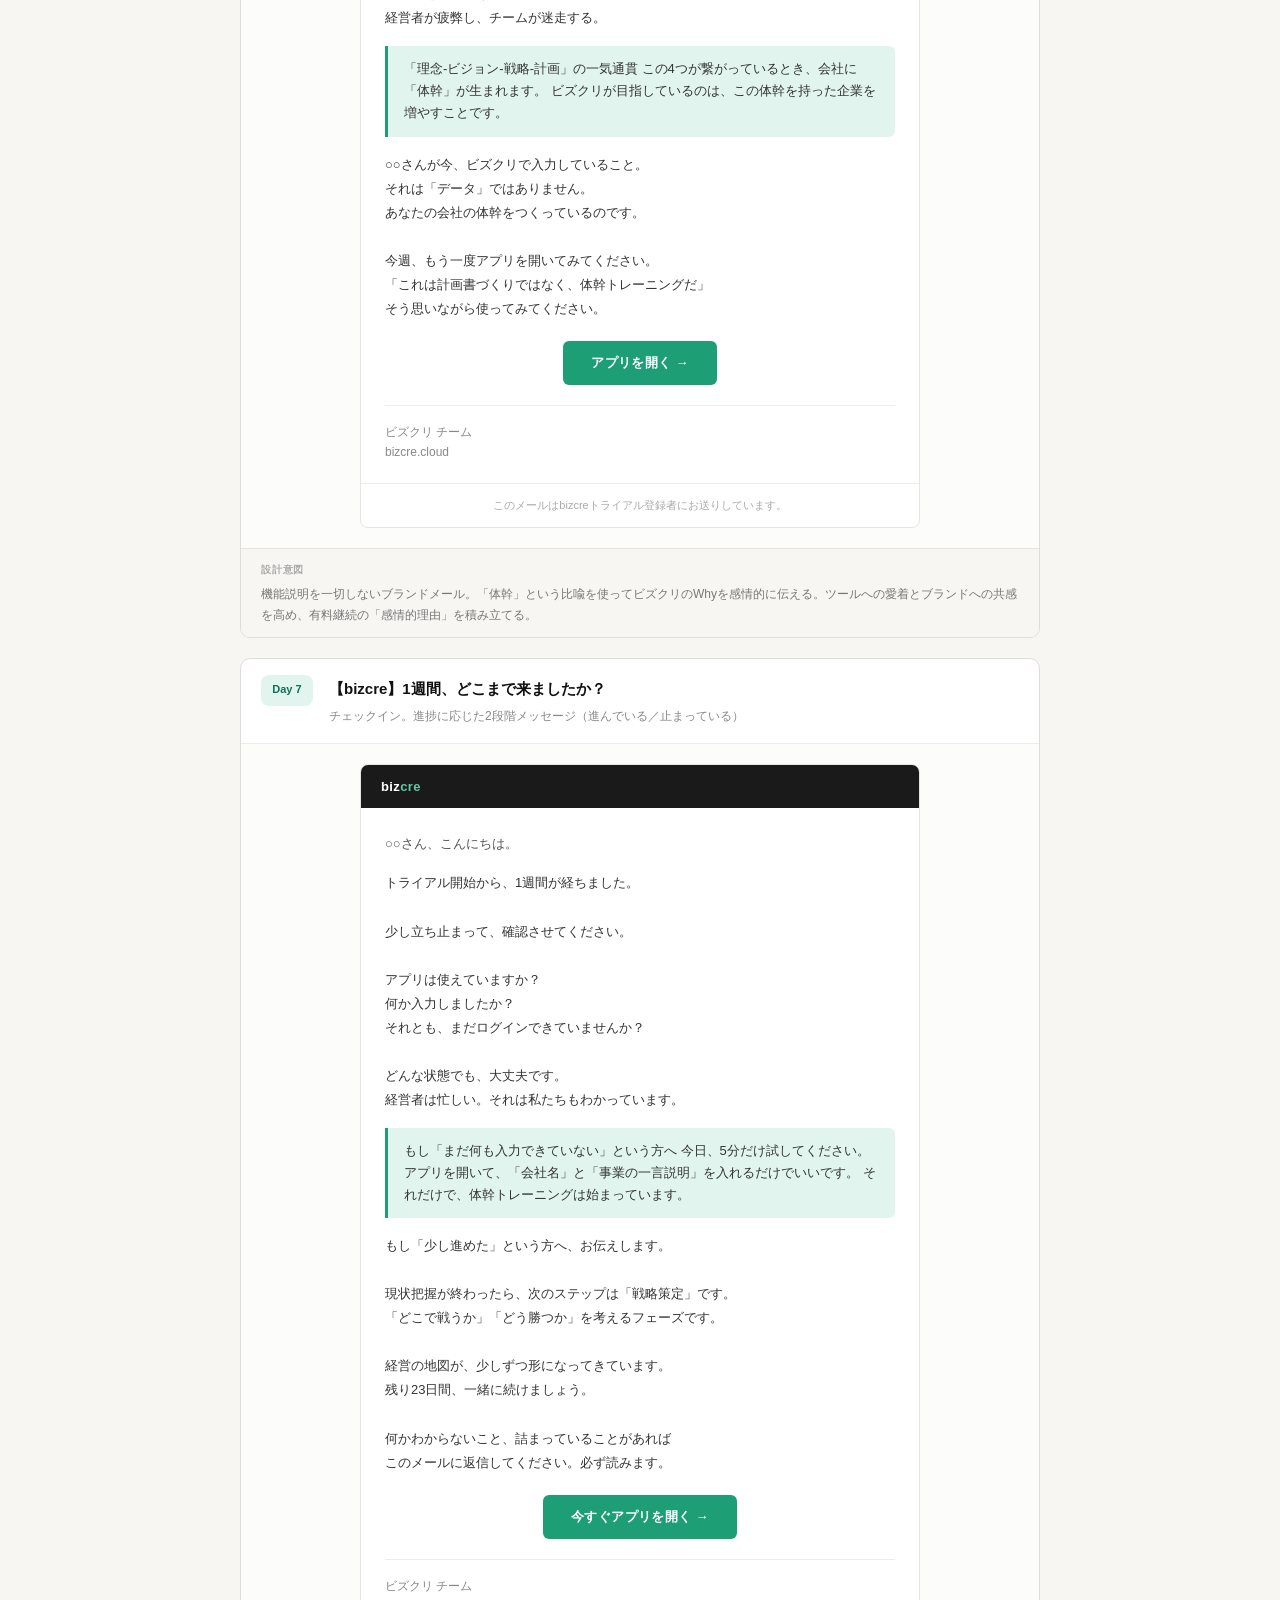
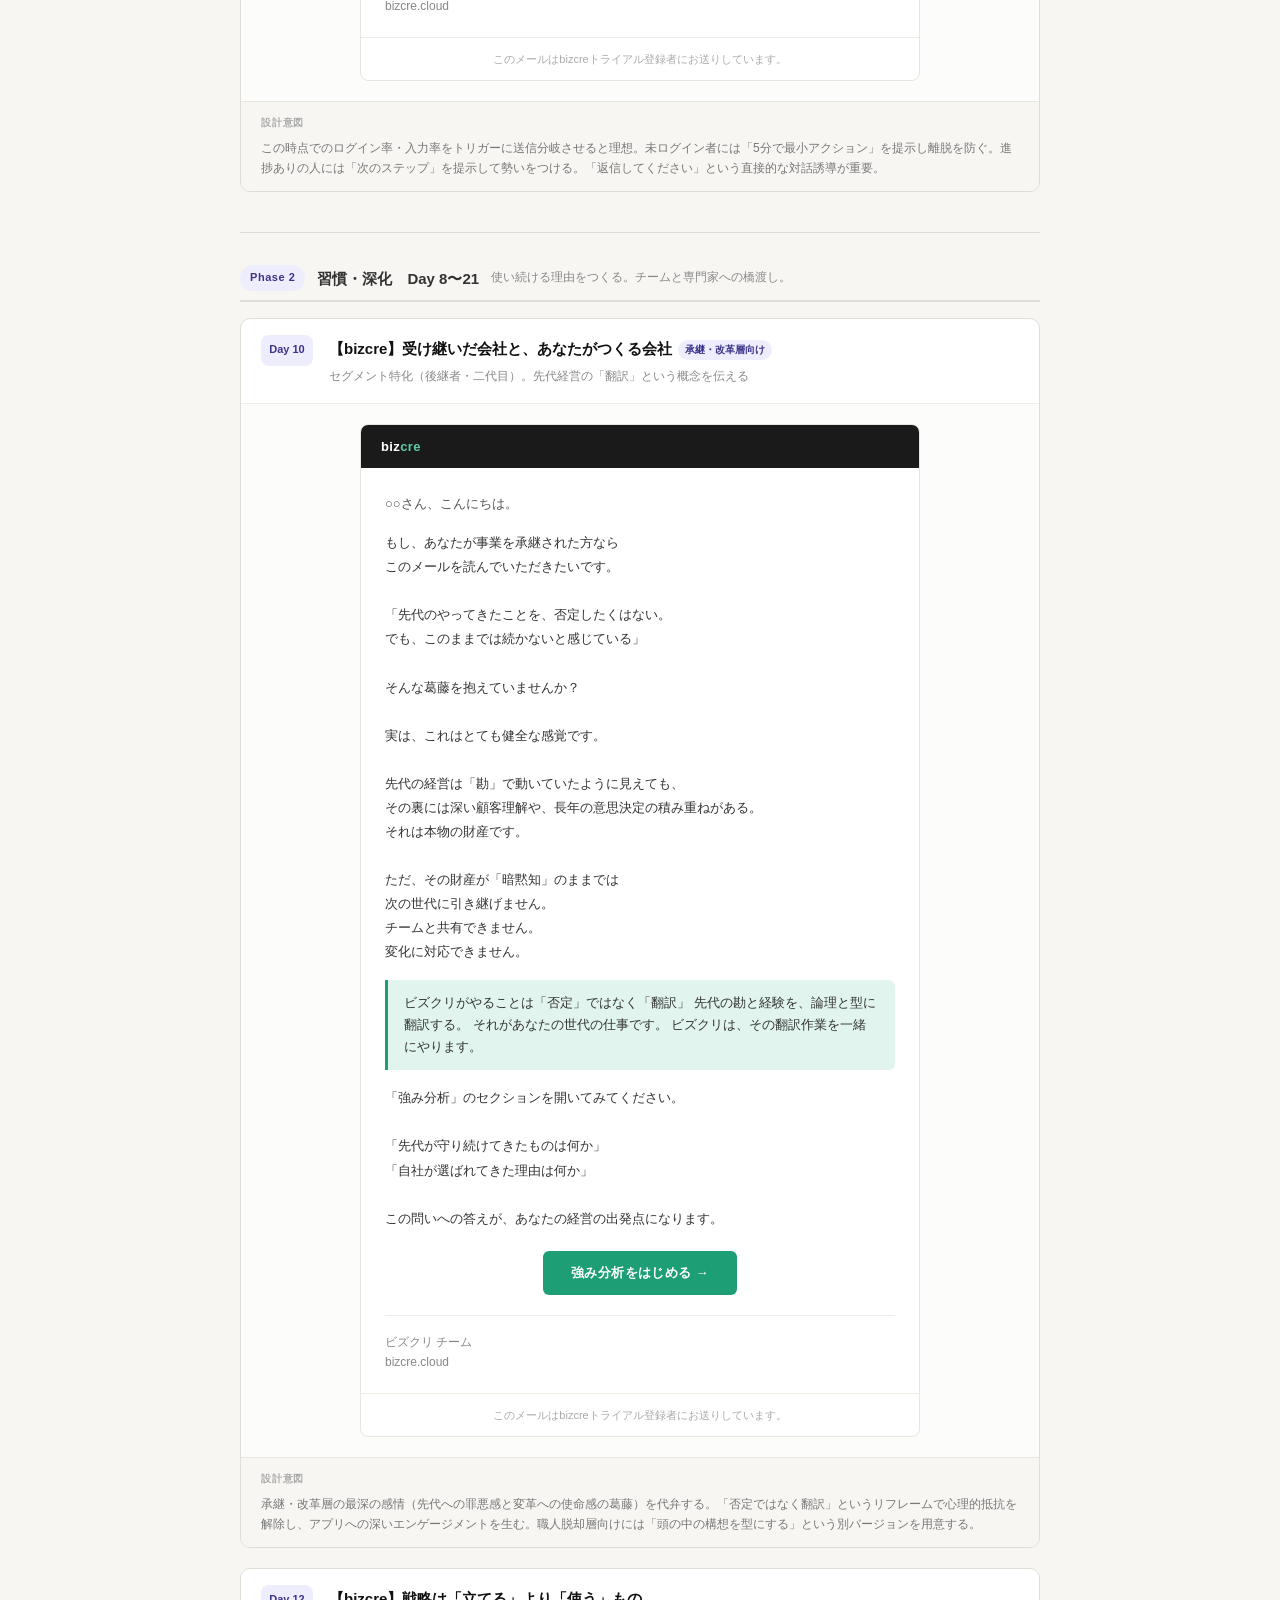
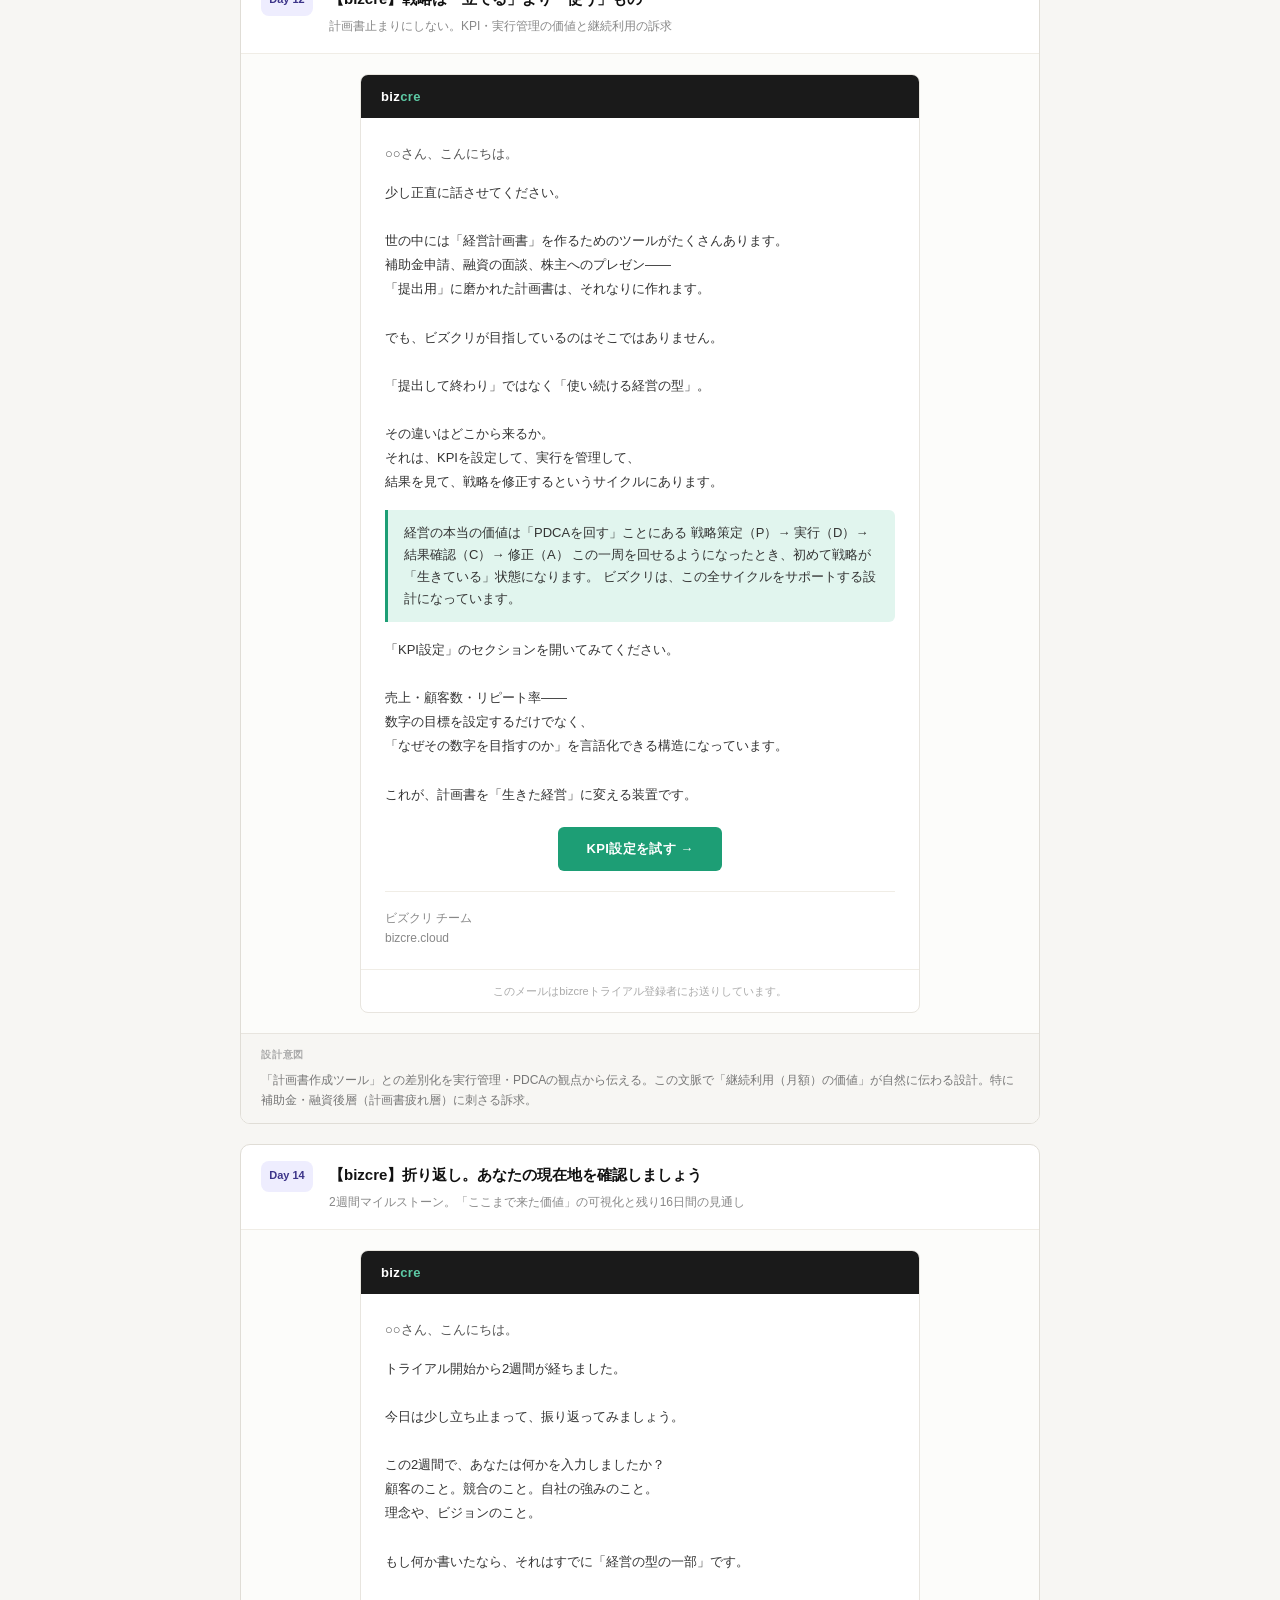
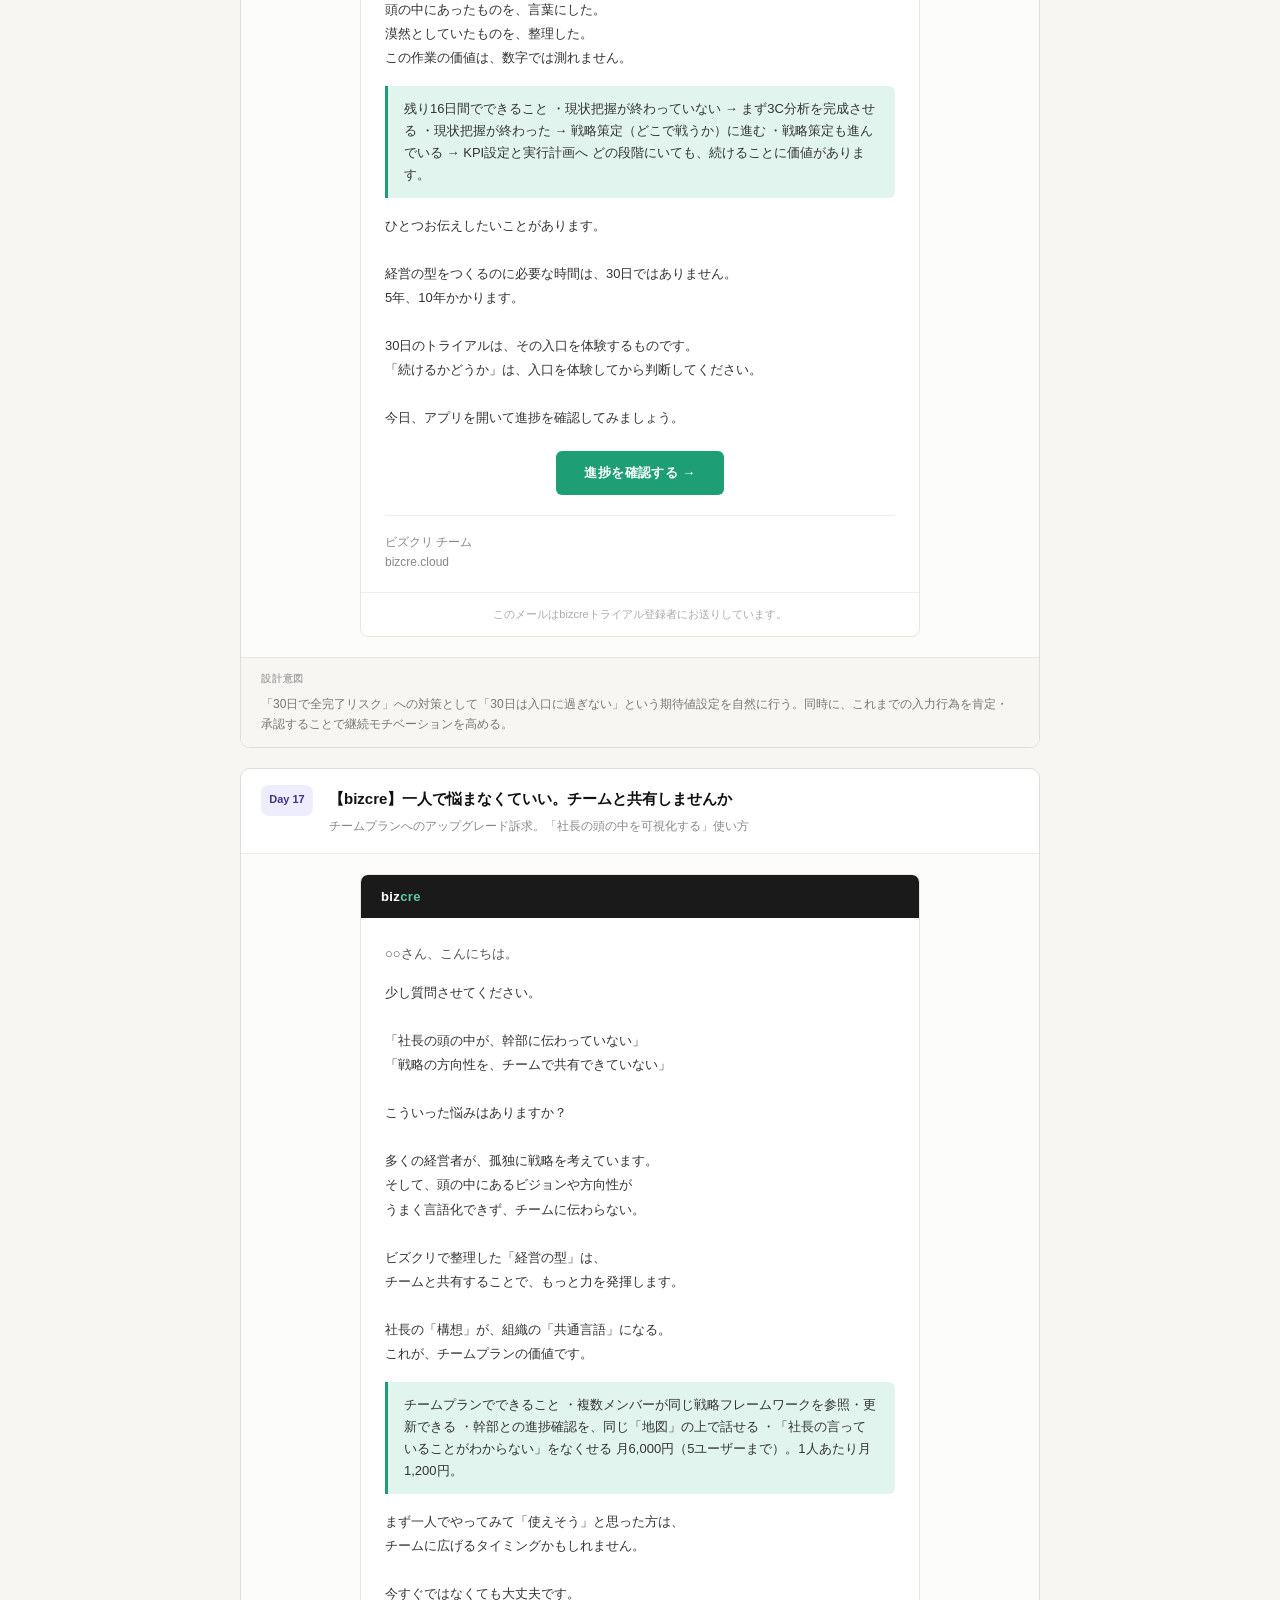
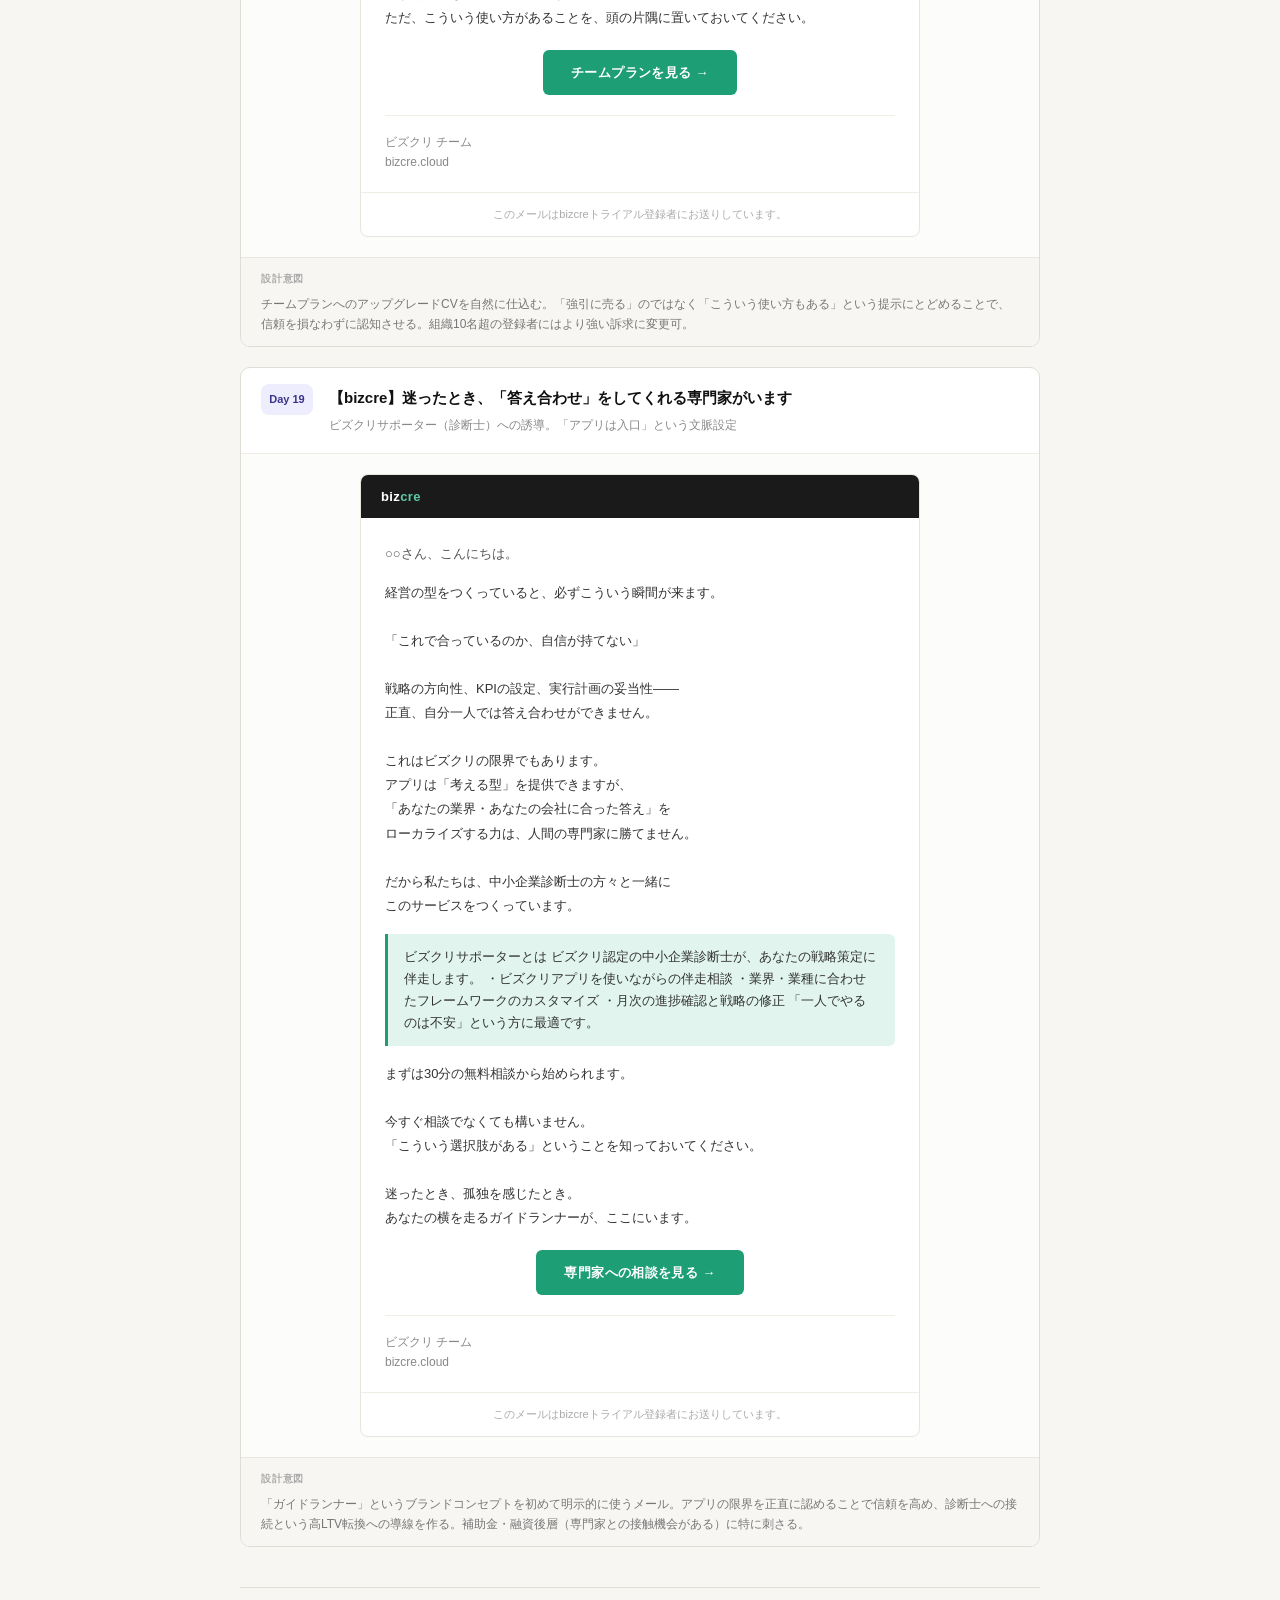
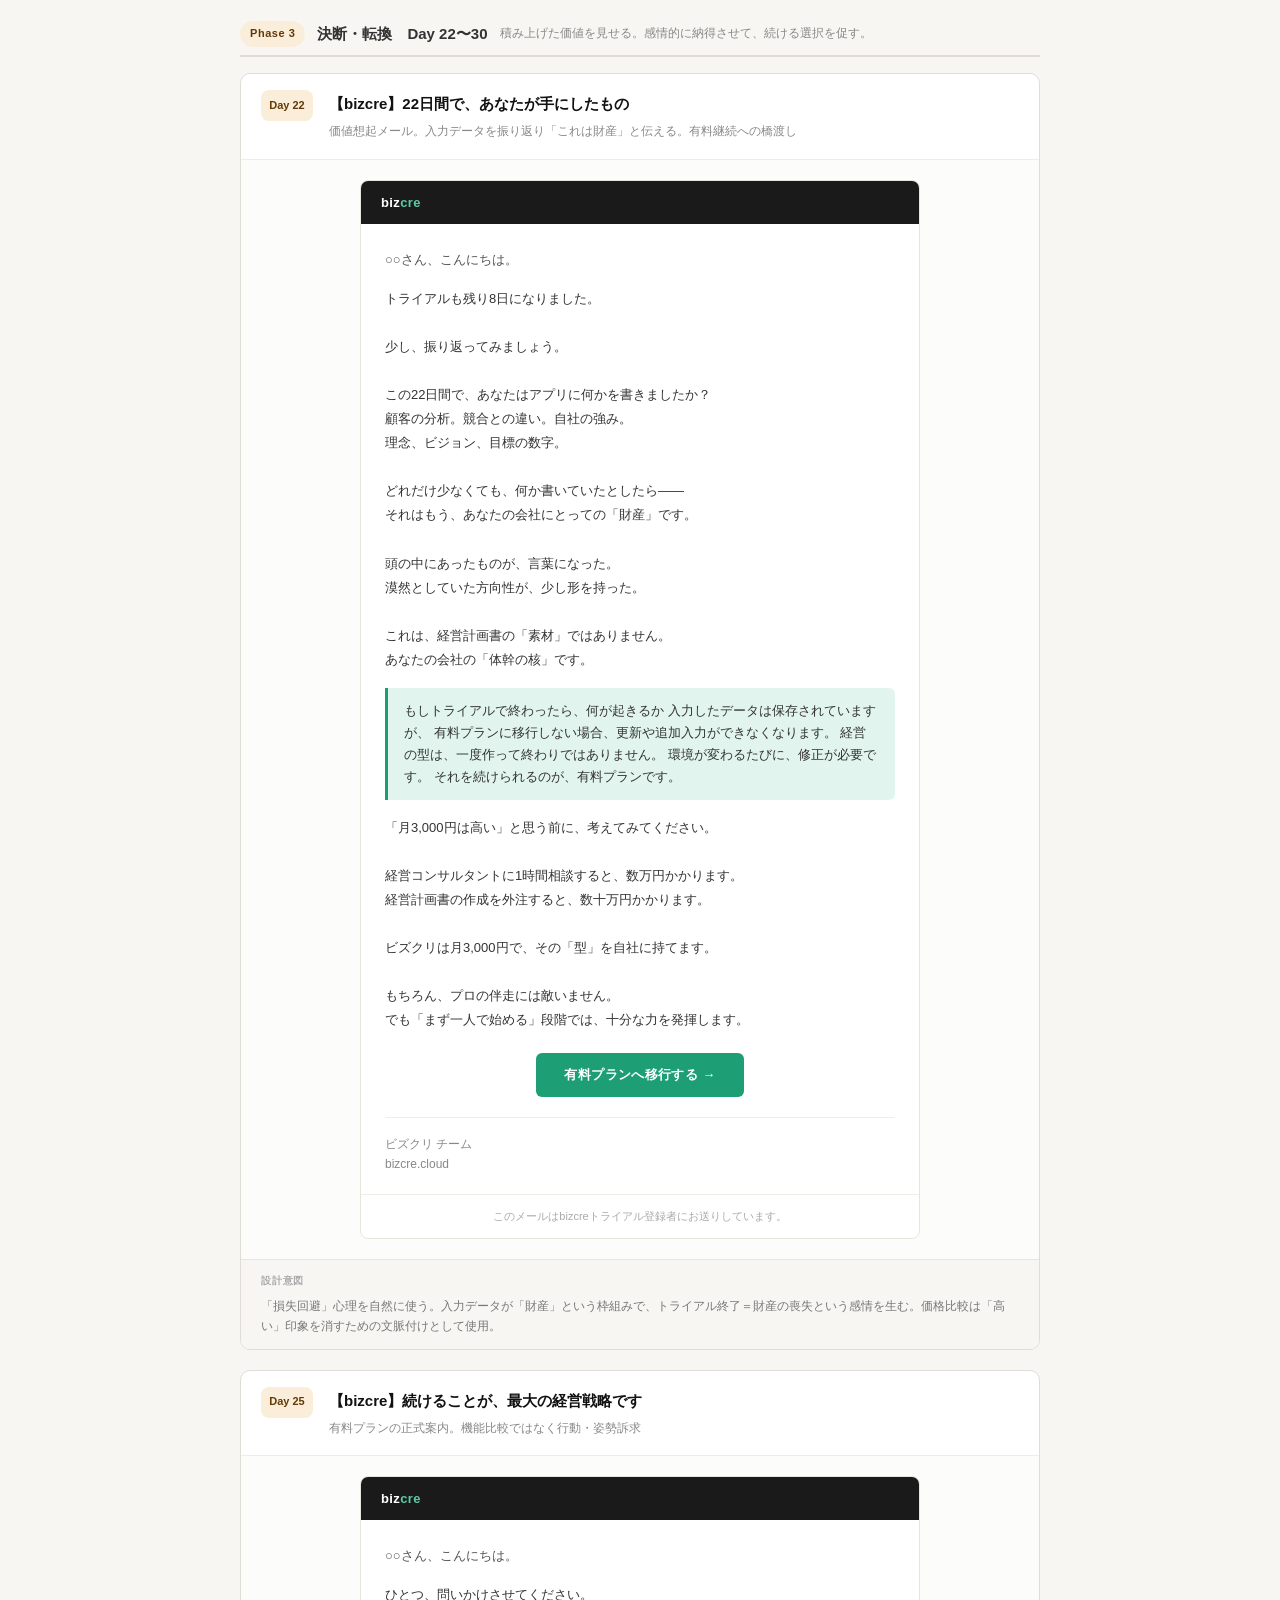
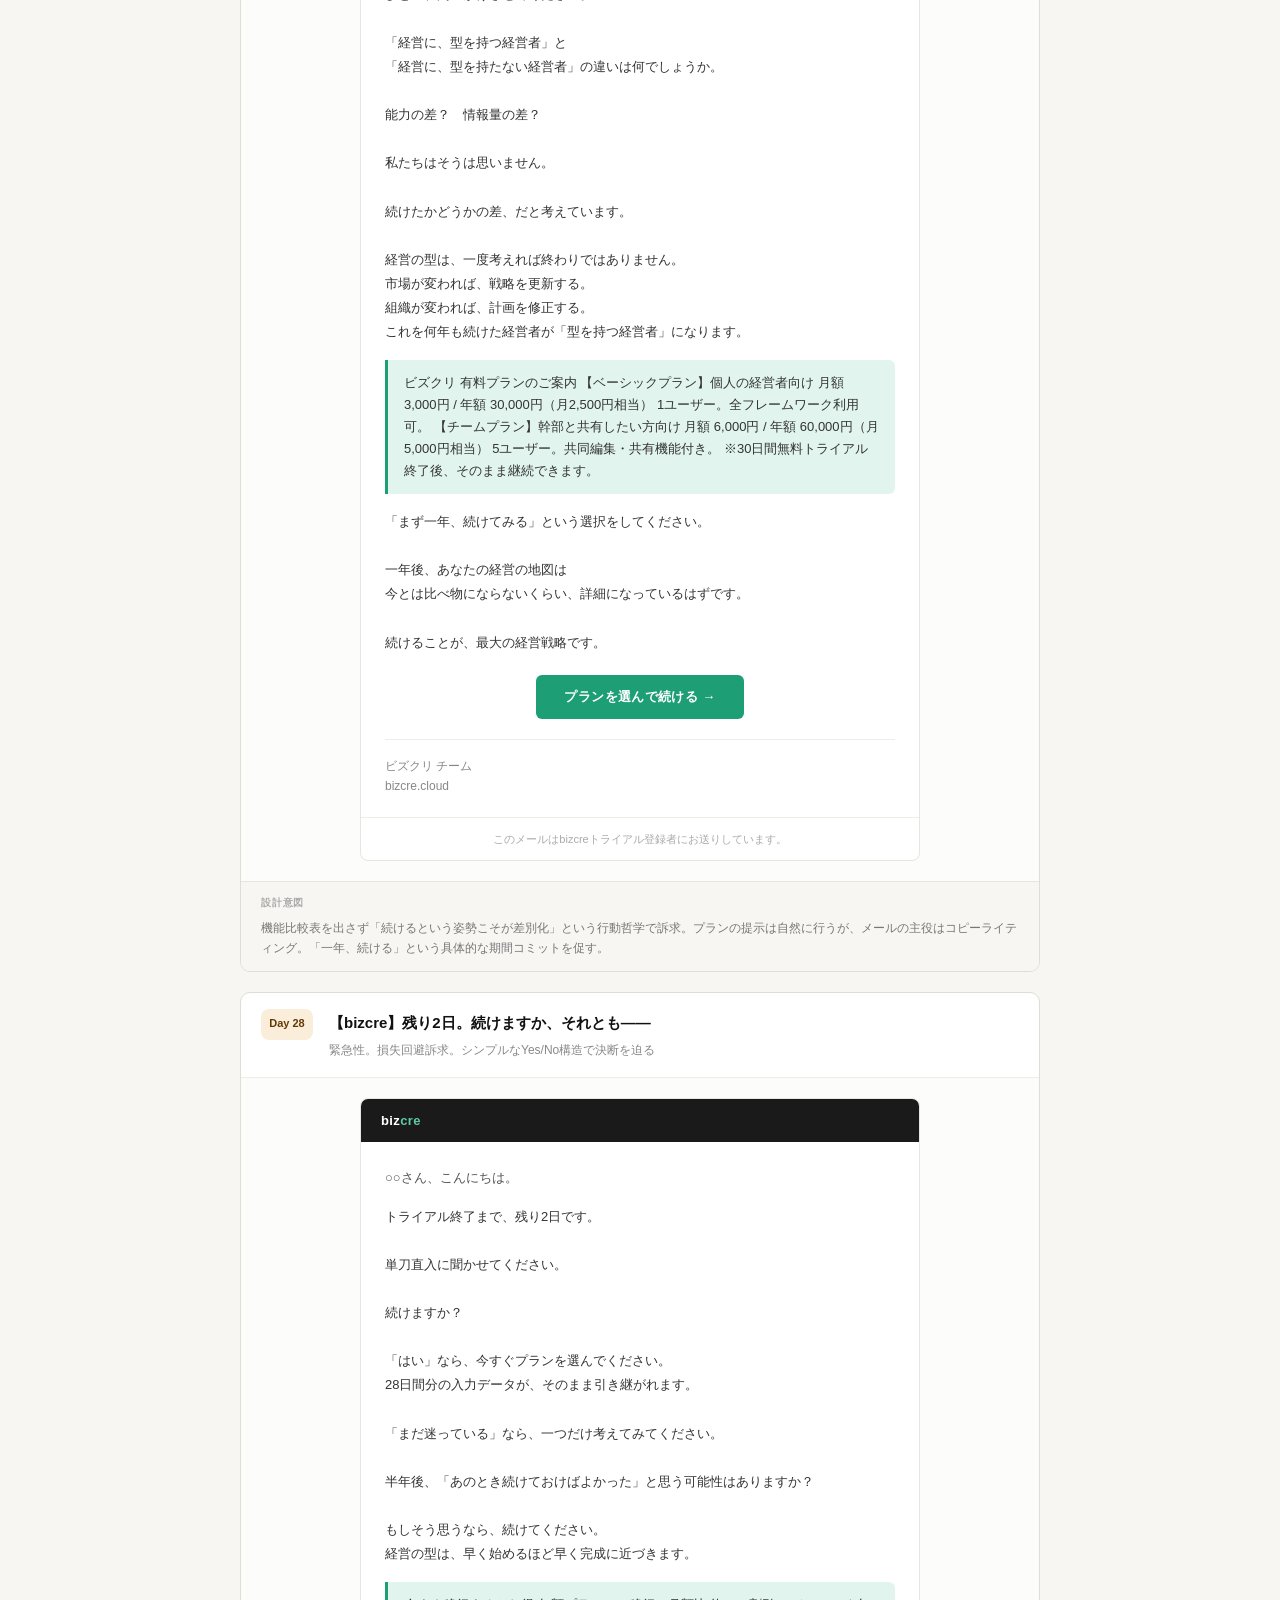
<file: bizcre_stepmail_30day.html>
<!DOCTYPE html>
<html lang="ja">
<head>
<meta charset="UTF-8">
<meta name="viewport" content="width=device-width, initial-scale=1.0">
<title>bizcre ステップメール 全文設計書</title>
<style>
  *, *::before, *::after { box-sizing: border-box; margin: 0; padding: 0; }
  body {
    font-family: 'Hiragino Kaku Gothic ProN', 'Noto Sans JP', sans-serif;
    font-size: 14px;
    line-height: 1.8;
    color: #1a1a1a;
    background: #f7f6f3;
    padding: 2rem 1rem;
  }
  .container { max-width: 800px; margin: 0 auto; }

  /* Cover */
  .cover {
    background: #fff;
    border: 1px solid #e0ddd6;
    border-radius: 12px;
    padding: 2.5rem;
    margin-bottom: 2rem;
  }
  .cover-label { font-size: 11px; letter-spacing: .1em; color: #888; margin-bottom: .75rem; }
  .cover-title { font-size: 22px; font-weight: 600; color: #111; margin-bottom: .75rem; line-height: 1.4; }
  .cover-sub { font-size: 14px; color: #555; line-height: 1.7; }
  .cover-meta { display: flex; gap: 1.5rem; flex-wrap: wrap; margin-top: 1.5rem; }
  .meta-item { font-size: 12px; color: #888; }
  .meta-item strong { color: #444; }

  /* Phase header */
  .phase-section { margin-bottom: 2.5rem; }
  .phase-title {
    display: flex;
    align-items: center;
    gap: .75rem;
    margin-bottom: 1rem;
    padding-bottom: .5rem;
    border-bottom: 2px solid #e0ddd6;
  }
  .phase-tag {
    font-size: 11px;
    font-weight: 600;
    padding: 3px 10px;
    border-radius: 20px;
    letter-spacing: .05em;
  }
  .tag-green { background: #E1F5EE; color: #0F6E56; }
  .tag-purple { background: #EEEDFE; color: #3C3489; }
  .tag-amber { background: #FAEEDA; color: #633806; }
  .phase-name { font-size: 15px; font-weight: 600; color: #333; }
  .phase-desc { font-size: 12px; color: #888; }

  /* Mail card */
  .mail-card {
    background: #fff;
    border: 1px solid #e0ddd6;
    border-radius: 10px;
    margin-bottom: 1.25rem;
    overflow: hidden;
  }
  .mail-header {
    display: flex;
    align-items: flex-start;
    gap: 1rem;
    padding: 1rem 1.25rem;
    border-bottom: 1px solid #f0ede6;
  }
  .day-badge {
    flex-shrink: 0;
    width: 52px;
    text-align: center;
    padding: .35rem .5rem;
    border-radius: 8px;
    font-size: 11px;
    font-weight: 600;
  }
  .day-green { background: #E1F5EE; color: #0F6E56; }
  .day-purple { background: #EEEDFE; color: #3C3489; }
  .day-amber { background: #FAEEDA; color: #633806; }
  .day-coral { background: #FAECE7; color: #712B13; }
  .mail-meta { flex: 1; }
  .mail-subject { font-size: 15px; font-weight: 600; color: #111; margin-bottom: .25rem; }
  .mail-intent { font-size: 12px; color: #888; }
  .seg-badge {
    display: inline-block;
    font-size: 10px;
    font-weight: 600;
    padding: 1px 7px;
    border-radius: 10px;
    margin-left: 6px;
    vertical-align: middle;
  }
  .seg-s { background: #EEEDFE; color: #3C3489; }
  .seg-v { background: #E1F5EE; color: #0F6E56; }

  /* Email body simulation */
  .mail-body {
    padding: 1.25rem 1.5rem;
    background: #fcfcfa;
  }
  .email-sim {
    max-width: 560px;
    margin: 0 auto;
    background: #fff;
    border: 1px solid #e8e5df;
    border-radius: 8px;
    overflow: hidden;
  }
  .email-header-bar {
    background: #1a1a1a;
    padding: .6rem 1.25rem;
    display: flex;
    align-items: center;
    gap: .5rem;
  }
  .email-logo { font-size: 13px; font-weight: 700; color: #fff; letter-spacing: .03em; }
  .email-logo span { color: #5DCAA5; }
  .email-content { padding: 1.5rem 1.5rem 1.25rem; }
  .email-greeting { font-size: 13px; color: #555; margin-bottom: 1rem; }
  .email-body-text {
    font-size: 13px;
    color: #333;
    line-height: 1.85;
    white-space: pre-line;
  }
  .email-highlight {
    background: #E1F5EE;
    border-left: 3px solid #1D9E75;
    padding: .75rem 1rem;
    margin: 1rem 0;
    font-size: 13px;
    color: #333;
    line-height: 1.7;
    border-radius: 0 6px 6px 0;
  }
  .email-cta-wrap { text-align: center; margin: 1.25rem 0 .5rem; }
  .email-cta {
    display: inline-block;
    background: #1D9E75;
    color: #fff;
    font-size: 13px;
    font-weight: 600;
    padding: .65rem 1.75rem;
    border-radius: 6px;
    text-decoration: none;
    letter-spacing: .03em;
  }
  .email-footer-text {
    font-size: 11px;
    color: #aaa;
    border-top: 1px solid #f0ede6;
    padding: .75rem 1.5rem;
    text-align: center;
    line-height: 1.7;
  }
  .email-sig {
    font-size: 12px;
    color: #888;
    margin-top: 1.25rem;
    padding-top: 1rem;
    border-top: 1px solid #f0ede6;
    line-height: 1.7;
  }

  /* Notes */
  .mail-notes {
    padding: .75rem 1.25rem;
    background: #f7f6f3;
    border-top: 1px solid #e8e5df;
  }
  .note-label { font-size: 10px; font-weight: 600; letter-spacing: .08em; color: #aaa; margin-bottom: .35rem; text-transform: uppercase; }
  .note-text { font-size: 12px; color: #777; line-height: 1.7; }

  .divider { height: 1px; background: #e0ddd6; margin: 2rem 0; }
</style>
</head>
<body>
<div class="container">

<!-- Cover -->
<div class="cover">
  <div class="cover-label">bizcre CLOUD / トライアル登録者向け</div>
  <div class="cover-title">ステップメール 全文設計書<br>30日間シナリオ（12通）</div>
  <div class="cover-sub">
    Why「中小企業を100年つづけるため」、コンセプト「経営者のガイドランナー」を軸に設計。<br>
    売り込まず、共に走りながら、有料継続という自然な選択へ導くシナリオです。
  </div>
  <div class="cover-meta">
    <div class="meta-item"><strong>通数</strong>　12通</div>
    <div class="meta-item"><strong>期間</strong>　Day 0〜Day 30</div>
    <div class="meta-item"><strong>主ターゲット</strong>　承継・改革層、職人脱却層</div>
    <div class="meta-item"><strong>主CV</strong>　有料プラン（ベーシック/チーム）への転換</div>
    <div class="meta-item"><strong>副CV</strong>　ビズクリサポーター（診断士）への接続</div>
  </div>
</div>


<!-- ========== PHASE 1 ========== -->
<div class="phase-section">
  <div class="phase-title">
    <span class="phase-tag tag-green">Phase 1</span>
    <span class="phase-name">起動・理解　Day 0〜7</span>
    <span class="phase-desc">まず動かす。なぜやるかを伝える。</span>
  </div>

  <!-- Mail 1: Day 0 -->
  <div class="mail-card">
    <div class="mail-header">
      <div class="day-badge day-green">Day 0<br>即時</div>
      <div class="mail-meta">
        <div class="mail-subject">【bizcre】今日から、あなたの経営の地図をつくります</div>
        <div class="mail-intent">ウェルカム ＋ メソッド全体像の提示 ＋ 最初のアクション誘導</div>
      </div>
    </div>
    <div class="mail-body">
      <div class="email-sim">
        <div class="email-header-bar">
          <div class="email-logo">biz<span>cre</span></div>
        </div>
        <div class="email-content">
          <div class="email-greeting">○○さん、こんにちは。</div>
          <div class="email-body-text">bizcreへようこそ。

トライアル登録、ありがとうございます。

私たちがこのサービスをつくった理由は、ひとつです。
「中小企業を、100年続けるため」に。

倒産する企業の平均寿命は約23年。
経営者は毎日、孤独に意思決定を続けています。
情報やノウハウが少ない中で、気合と勘だけで走り続けている。

でも、長く続く会社には共通点があります。
それは「経営の型」を持っている、ということです。</div>

          <div class="email-highlight">ビズクリメソッドとは

理念 → ビジョン → 経営戦略 → 計画 → 実行

この流れを一気通貫で考え、更新し続けるプロセスのことです。
ツールではありません。「考え方の型」です。</div>

          <div class="email-body-text">今日まずやること、ひとつだけお伝えします。

アプリにログインして、「現状把握」の画面を開いてください。
まず自社の現在地を整理するところから、すべてが始まります。

迷ったらこのメールに返信してください。
あなたの経営の地図を、一緒につくっていきましょう。</div>

          <div class="email-cta-wrap">
            <a href="#" class="email-cta">現状把握をはじめる →</a>
          </div>

          <div class="email-sig">ビズクリ チーム<br>bizcre.cloud</div>
        </div>
        <div class="email-footer-text">このメールはbizcreトライアル登録者にお送りしています。<br>配信停止はこちら</div>
      </div>
    </div>
    <div class="mail-notes">
      <div class="note-label">設計意図</div>
      <div class="note-text">最初のメールは「機能説明」ではなくWhyから入る。登録直後の感情的テンションを受け止め、「なぜここにいるか」を確認させる。アクションはひとつだけ（現状把握を開く）に絞り、離脱を防ぐ。</div>
    </div>
  </div>

  <!-- Mail 2: Day 1 -->
  <div class="mail-card">
    <div class="mail-header">
      <div class="day-badge day-green">Day 1</div>
      <div class="mail-meta">
        <div class="mail-subject">【bizcre】AIにできなくて、あなたにしかできないこと</div>
        <div class="mail-intent">Why教育メール。「考えるプロセス」を持つことの差別化を伝える</div>
      </div>
    </div>
    <div class="mail-body">
      <div class="email-sim">
        <div class="email-header-bar">
          <div class="email-logo">biz<span>cre</span></div>
        </div>
        <div class="email-content">
          <div class="email-greeting">○○さん、こんにちは。</div>
          <div class="email-body-text">最近こんな声をよく聞きます。

「ChatGPTで経営計画書を書いてもらった。でも、なんか違う気がして使えていない」

なぜそう感じるか、わかりますか？

AIは「答え」を出すのが得意です。
でも、あなたの会社の「問い」を立てることはできません。

自社の強みは何か。
どの顧客に、何を届けたいのか。
5年後、この会社をどんな姿にしたいのか。

これは、あなた自身が考えるしかないのです。

ビズクリが提供しているのは「考えるプロセス」です。</div>

          <div class="email-highlight">AIと高額コンサルの間にある「空白地帯」

・AIは計画書は作れる。でも答え合わせができない。
・高額コンサルは伴走できる。でも支援が終われば型が残らない。

ビズクリは、経営者が自分で「考える型」を持てるようにする。
それが私たちの存在理由です。</div>

          <div class="email-body-text">今日のアクションは、ひとつ。

「なぜ自分はこの事業をやっているのか」を
アプリの「理念・ビジョン」セクションに書いてみてください。

上手く書けなくてもいいです。
書こうとする行為そのものが、経営の型をつくる最初の一歩です。</div>

          <div class="email-cta-wrap">
            <a href="#" class="email-cta">理念・ビジョンを書いてみる →</a>
          </div>
          <div class="email-sig">ビズクリ チーム<br>bizcre.cloud</div>
        </div>
        <div class="email-footer-text">このメールはbizcreトライアル登録者にお送りしています。</div>
      </div>
    </div>
    <div class="mail-notes">
      <div class="note-label">設計意図</div>
      <div class="note-text">AI競合への直接的な比較を避けつつ、「AIでは解決しない本質的な問い」を提示することでビズクリの差別化を腹落ちさせる。アクションは「理念を書く」という感情的なものに設定し、ツールへの愛着を生む。</div>
    </div>
  </div>

  <!-- Mail 3: Day 3 -->
  <div class="mail-card">
    <div class="mail-header">
      <div class="day-badge day-green">Day 3</div>
      <div class="mail-meta">
        <div class="mail-subject">【bizcre】「分析が苦手」という方へ。まず、ここから始めましょう</div>
        <div class="mail-intent">現状把握フレームワーク（3C・SWOT）の使い方と心理的ハードル低減</div>
      </div>
    </div>
    <div class="mail-body">
      <div class="email-sim">
        <div class="email-header-bar">
          <div class="email-logo">biz<span>cre</span></div>
        </div>
        <div class="email-content">
          <div class="email-greeting">○○さん、こんにちは。</div>
          <div class="email-body-text">「3C分析」「SWOT分析」——

こういった言葉を聞いただけで
「自分には難しい」と思う方が、実は多くいます。

でも、安心してください。

これらは「難しい分析ツール」ではありません。
「今の自社を正しく見るための問い集め」です。

ポイントはただひとつ。
「完璧に埋めよう」としないこと。

わからないところは空欄でいいです。
「ここがわからない」という発見自体が、
経営の盲点を教えてくれます。</div>

          <div class="email-highlight">3C分析、30分でできる始め方

Customer（顧客）：自社の主要な顧客は誰か。何に困っているか。
Competitor（競合）：近い事業をしている会社はどこか。何が違うか。
Company（自社）：自社が他と違うのは何か。強みはどこか。

この3つを箇条書きで書くだけで十分です。</div>

          <div class="email-body-text">3Cが埋まると、自然にSWOTが見えてきます。
SWOTが見えると、自社の「やるべきこと」が浮かび上がってきます。

これが「現状把握」の力です。

今日、15分だけアプリを開いてみてください。
まず「Customer（顧客）」の欄だけ埋めてみましょう。</div>

          <div class="email-cta-wrap">
            <a href="#" class="email-cta">3C分析をはじめる →</a>
          </div>
          <div class="email-sig">ビズクリ チーム<br>bizcre.cloud</div>
        </div>
        <div class="email-footer-text">このメールはbizcreトライアル登録者にお送りしています。</div>
      </div>
    </div>
    <div class="mail-notes">
      <div class="note-label">設計意図</div>
      <div class="note-text">「分析アレルギー」を持つ経営者（特に承継層・職人脱却層）向けに、ハードルを最小化する。「完璧に埋めなくていい」「わからないが発見だ」という再フレーミングで、行動を促す。</div>
    </div>
  </div>

  <!-- Mail 4: Day 5 -->
  <div class="mail-card">
    <div class="mail-header">
      <div class="day-badge day-green">Day 5</div>
      <div class="mail-meta">
        <div class="mail-subject">【bizcre】なぜ「体幹」なのか。経営の本質について</div>
        <div class="mail-intent">ビズクリのコアフィロソフィーを語る。感情・共感を高めるブランドメール</div>
      </div>
    </div>
    <div class="mail-body">
      <div class="email-sim">
        <div class="email-header-bar">
          <div class="email-logo">biz<span>cre</span></div>
        </div>
        <div class="email-content">
          <div class="email-greeting">○○さん、こんにちは。</div>
          <div class="email-body-text">今日は少し、違う話をさせてください。

「会社の体幹を鍛える」——

これが私たちのビズクリに込めた言葉です。

体幹とは何か。
体幹とは、すべての動作の「軸」になる部分です。
腕を使っても、足を動かしても、必ず体幹が支えている。

経営も同じです。

どんな事業をしていても、
どんな環境の変化があっても、
「なぜこの会社は存在するのか」という問いが揺らがなければ
経営者は判断できます。動けます。チームを引っ張れます。

反対に、体幹がない会社はどうなるか。
目先の数字に振り回される。
流行りを追いかけては止まる。
経営者が疲弊し、チームが迷走する。</div>

          <div class="email-highlight">「理念-ビジョン-戦略-計画」の一気通貫

この4つが繋がっているとき、会社に「体幹」が生まれます。
ビズクリが目指しているのは、この体幹を持った企業を増やすことです。</div>

          <div class="email-body-text">○○さんが今、ビズクリで入力していること。
それは「データ」ではありません。
あなたの会社の体幹をつくっているのです。

今週、もう一度アプリを開いてみてください。
「これは計画書づくりではなく、体幹トレーニングだ」
そう思いながら使ってみてください。</div>

          <div class="email-cta-wrap">
            <a href="#" class="email-cta">アプリを開く →</a>
          </div>
          <div class="email-sig">ビズクリ チーム<br>bizcre.cloud</div>
        </div>
        <div class="email-footer-text">このメールはbizcreトライアル登録者にお送りしています。</div>
      </div>
    </div>
    <div class="mail-notes">
      <div class="note-label">設計意図</div>
      <div class="note-text">機能説明を一切しないブランドメール。「体幹」という比喩を使ってビズクリのWhyを感情的に伝える。ツールへの愛着とブランドへの共感を高め、有料継続の「感情的理由」を積み立てる。</div>
    </div>
  </div>

  <!-- Mail 5: Day 7 -->
  <div class="mail-card">
    <div class="mail-header">
      <div class="day-badge day-green">Day 7</div>
      <div class="mail-meta">
        <div class="mail-subject">【bizcre】1週間、どこまで来ましたか？</div>
        <div class="mail-intent">チェックイン。進捗に応じた2段階メッセージ（進んでいる／止まっている）</div>
      </div>
    </div>
    <div class="mail-body">
      <div class="email-sim">
        <div class="email-header-bar">
          <div class="email-logo">biz<span>cre</span></div>
        </div>
        <div class="email-content">
          <div class="email-greeting">○○さん、こんにちは。</div>
          <div class="email-body-text">トライアル開始から、1週間が経ちました。

少し立ち止まって、確認させてください。

アプリは使えていますか？
何か入力しましたか？
それとも、まだログインできていませんか？

どんな状態でも、大丈夫です。
経営者は忙しい。それは私たちもわかっています。</div>

          <div class="email-highlight">もし「まだ何も入力できていない」という方へ

今日、5分だけ試してください。
アプリを開いて、「会社名」と「事業の一言説明」を入れるだけでいいです。
それだけで、体幹トレーニングは始まっています。</div>

          <div class="email-body-text">もし「少し進めた」という方へ、お伝えします。

現状把握が終わったら、次のステップは「戦略策定」です。
「どこで戦うか」「どう勝つか」を考えるフェーズです。

経営の地図が、少しずつ形になってきています。
残り23日間、一緒に続けましょう。

何かわからないこと、詰まっていることがあれば
このメールに返信してください。必ず読みます。</div>

          <div class="email-cta-wrap">
            <a href="#" class="email-cta">今すぐアプリを開く →</a>
          </div>
          <div class="email-sig">ビズクリ チーム<br>bizcre.cloud</div>
        </div>
        <div class="email-footer-text">このメールはbizcreトライアル登録者にお送りしています。</div>
      </div>
    </div>
    <div class="mail-notes">
      <div class="note-label">設計意図</div>
      <div class="note-text">この時点でのログイン率・入力率をトリガーに送信分岐させると理想。未ログイン者には「5分で最小アクション」を提示し離脱を防ぐ。進捗ありの人には「次のステップ」を提示して勢いをつける。「返信してください」という直接的な対話誘導が重要。</div>
    </div>
  </div>

</div><!-- /Phase 1 -->

<div class="divider"></div>

<!-- ========== PHASE 2 ========== -->
<div class="phase-section">
  <div class="phase-title">
    <span class="phase-tag tag-purple">Phase 2</span>
    <span class="phase-name">習慣・深化　Day 8〜21</span>
    <span class="phase-desc">使い続ける理由をつくる。チームと専門家への橋渡し。</span>
  </div>

  <!-- Mail 6: Day 10 -->
  <div class="mail-card">
    <div class="mail-header">
      <div class="day-badge day-purple">Day 10</div>
      <div class="mail-meta">
        <div class="mail-subject">【bizcre】受け継いだ会社と、あなたがつくる会社<span class="seg-badge seg-s">承継・改革層向け</span></div>
        <div class="mail-intent">セグメント特化（後継者・二代目）。先代経営の「翻訳」という概念を伝える</div>
      </div>
    </div>
    <div class="mail-body">
      <div class="email-sim">
        <div class="email-header-bar">
          <div class="email-logo">biz<span>cre</span></div>
        </div>
        <div class="email-content">
          <div class="email-greeting">○○さん、こんにちは。</div>
          <div class="email-body-text">もし、あなたが事業を承継された方なら
このメールを読んでいただきたいです。

「先代のやってきたことを、否定したくはない。
でも、このままでは続かないと感じている」

そんな葛藤を抱えていませんか？

実は、これはとても健全な感覚です。

先代の経営は「勘」で動いていたように見えても、
その裏には深い顧客理解や、長年の意思決定の積み重ねがある。
それは本物の財産です。

ただ、その財産が「暗黙知」のままでは
次の世代に引き継げません。
チームと共有できません。
変化に対応できません。</div>

          <div class="email-highlight">ビズクリがやることは「否定」ではなく「翻訳」

先代の勘と経験を、論理と型に翻訳する。
それがあなたの世代の仕事です。
ビズクリは、その翻訳作業を一緒にやります。</div>

          <div class="email-body-text">「強み分析」のセクションを開いてみてください。

「先代が守り続けてきたものは何か」
「自社が選ばれてきた理由は何か」

この問いへの答えが、あなたの経営の出発点になります。</div>

          <div class="email-cta-wrap">
            <a href="#" class="email-cta">強み分析をはじめる →</a>
          </div>
          <div class="email-sig">ビズクリ チーム<br>bizcre.cloud</div>
        </div>
        <div class="email-footer-text">このメールはbizcreトライアル登録者にお送りしています。</div>
      </div>
    </div>
    <div class="mail-notes">
      <div class="note-label">設計意図</div>
      <div class="note-text">承継・改革層の最深の感情（先代への罪悪感と変革への使命感の葛藤）を代弁する。「否定ではなく翻訳」というリフレームで心理的抵抗を解除し、アプリへの深いエンゲージメントを生む。職人脱却層向けには「頭の中の構想を型にする」という別バージョンを用意する。</div>
    </div>
  </div>

  <!-- Mail 7: Day 12 -->
  <div class="mail-card">
    <div class="mail-header">
      <div class="day-badge day-purple">Day 12</div>
      <div class="mail-meta">
        <div class="mail-subject">【bizcre】戦略は「立てる」より「使う」もの</div>
        <div class="mail-intent">計画書止まりにしない。KPI・実行管理の価値と継続利用の訴求</div>
      </div>
    </div>
    <div class="mail-body">
      <div class="email-sim">
        <div class="email-header-bar">
          <div class="email-logo">biz<span>cre</span></div>
        </div>
        <div class="email-content">
          <div class="email-greeting">○○さん、こんにちは。</div>
          <div class="email-body-text">少し正直に話させてください。

世の中には「経営計画書」を作るためのツールがたくさんあります。
補助金申請、融資の面談、株主へのプレゼン——
「提出用」に磨かれた計画書は、それなりに作れます。

でも、ビズクリが目指しているのはそこではありません。

「提出して終わり」ではなく「使い続ける経営の型」。

その違いはどこから来るか。
それは、KPIを設定して、実行を管理して、
結果を見て、戦略を修正するというサイクルにあります。</div>

          <div class="email-highlight">経営の本当の価値は「PDCAを回す」ことにある

戦略策定（P）→ 実行（D）→ 結果確認（C）→ 修正（A）

この一周を回せるようになったとき、初めて戦略が「生きている」状態になります。
ビズクリは、この全サイクルをサポートする設計になっています。</div>

          <div class="email-body-text">「KPI設定」のセクションを開いてみてください。

売上・顧客数・リピート率——
数字の目標を設定するだけでなく、
「なぜその数字を目指すのか」を言語化できる構造になっています。

これが、計画書を「生きた経営」に変える装置です。</div>

          <div class="email-cta-wrap">
            <a href="#" class="email-cta">KPI設定を試す →</a>
          </div>
          <div class="email-sig">ビズクリ チーム<br>bizcre.cloud</div>
        </div>
        <div class="email-footer-text">このメールはbizcreトライアル登録者にお送りしています。</div>
      </div>
    </div>
    <div class="mail-notes">
      <div class="note-label">設計意図</div>
      <div class="note-text">「計画書作成ツール」との差別化を実行管理・PDCAの観点から伝える。この文脈で「継続利用（月額）の価値」が自然に伝わる設計。特に補助金・融資後層（計画書疲れ層）に刺さる訴求。</div>
    </div>
  </div>

  <!-- Mail 8: Day 14 -->
  <div class="mail-card">
    <div class="mail-header">
      <div class="day-badge day-purple">Day 14</div>
      <div class="mail-meta">
        <div class="mail-subject">【bizcre】折り返し。あなたの現在地を確認しましょう</div>
        <div class="mail-intent">2週間マイルストーン。「ここまで来た価値」の可視化と残り16日間の見通し</div>
      </div>
    </div>
    <div class="mail-body">
      <div class="email-sim">
        <div class="email-header-bar">
          <div class="email-logo">biz<span>cre</span></div>
        </div>
        <div class="email-content">
          <div class="email-greeting">○○さん、こんにちは。</div>
          <div class="email-body-text">トライアル開始から2週間が経ちました。

今日は少し立ち止まって、振り返ってみましょう。

この2週間で、あなたは何かを入力しましたか？
顧客のこと。競合のこと。自社の強みのこと。
理念や、ビジョンのこと。

もし何か書いたなら、それはすでに「経営の型の一部」です。

頭の中にあったものを、言葉にした。
漠然としていたものを、整理した。
この作業の価値は、数字では測れません。</div>

          <div class="email-highlight">残り16日間でできること

・現状把握が終わっていない → まず3C分析を完成させる
・現状把握が終わった → 戦略策定（どこで戦うか）に進む
・戦略策定も進んでいる → KPI設定と実行計画へ

どの段階にいても、続けることに価値があります。</div>

          <div class="email-body-text">ひとつお伝えしたいことがあります。

経営の型をつくるのに必要な時間は、30日ではありません。
5年、10年かかります。

30日のトライアルは、その入口を体験するものです。
「続けるかどうか」は、入口を体験してから判断してください。

今日、アプリを開いて進捗を確認してみましょう。</div>

          <div class="email-cta-wrap">
            <a href="#" class="email-cta">進捗を確認する →</a>
          </div>
          <div class="email-sig">ビズクリ チーム<br>bizcre.cloud</div>
        </div>
        <div class="email-footer-text">このメールはbizcreトライアル登録者にお送りしています。</div>
      </div>
    </div>
    <div class="mail-notes">
      <div class="note-label">設計意図</div>
      <div class="note-text">「30日で全完了リスク」への対策として「30日は入口に過ぎない」という期待値設定を自然に行う。同時に、これまでの入力行為を肯定・承認することで継続モチベーションを高める。</div>
    </div>
  </div>

  <!-- Mail 9: Day 17 -->
  <div class="mail-card">
    <div class="mail-header">
      <div class="day-badge day-purple">Day 17</div>
      <div class="mail-meta">
        <div class="mail-subject">【bizcre】一人で悩まなくていい。チームと共有しませんか</div>
        <div class="mail-intent">チームプランへのアップグレード訴求。「社長の頭の中を可視化する」使い方</div>
      </div>
    </div>
    <div class="mail-body">
      <div class="email-sim">
        <div class="email-header-bar">
          <div class="email-logo">biz<span>cre</span></div>
        </div>
        <div class="email-content">
          <div class="email-greeting">○○さん、こんにちは。</div>
          <div class="email-body-text">少し質問させてください。

「社長の頭の中が、幹部に伝わっていない」
「戦略の方向性を、チームで共有できていない」

こういった悩みはありますか？

多くの経営者が、孤独に戦略を考えています。
そして、頭の中にあるビジョンや方向性が
うまく言語化できず、チームに伝わらない。

ビズクリで整理した「経営の型」は、
チームと共有することで、もっと力を発揮します。

社長の「構想」が、組織の「共通言語」になる。
これが、チームプランの価値です。</div>

          <div class="email-highlight">チームプランでできること

・複数メンバーが同じ戦略フレームワークを参照・更新できる
・幹部との進捗確認を、同じ「地図」の上で話せる
・「社長の言っていることがわからない」をなくせる

月6,000円（5ユーザーまで）。1人あたり月1,200円。</div>

          <div class="email-body-text">まず一人でやってみて「使えそう」と思った方は、
チームに広げるタイミングかもしれません。

今すぐではなくても大丈夫です。
ただ、こういう使い方があることを、頭の片隅に置いておいてください。</div>

          <div class="email-cta-wrap">
            <a href="#" class="email-cta">チームプランを見る →</a>
          </div>
          <div class="email-sig">ビズクリ チーム<br>bizcre.cloud</div>
        </div>
        <div class="email-footer-text">このメールはbizcreトライアル登録者にお送りしています。</div>
      </div>
    </div>
    <div class="mail-notes">
      <div class="note-label">設計意図</div>
      <div class="note-text">チームプランへのアップグレードCVを自然に仕込む。「強引に売る」のではなく「こういう使い方もある」という提示にとどめることで、信頼を損なわずに認知させる。組織10名超の登録者にはより強い訴求に変更可。</div>
    </div>
  </div>

  <!-- Mail 10: Day 19 -->
  <div class="mail-card">
    <div class="mail-header">
      <div class="day-badge day-purple">Day 19</div>
      <div class="mail-meta">
        <div class="mail-subject">【bizcre】迷ったとき、「答え合わせ」をしてくれる専門家がいます</div>
        <div class="mail-intent">ビズクリサポーター（診断士）への誘導。「アプリは入口」という文脈設定</div>
      </div>
    </div>
    <div class="mail-body">
      <div class="email-sim">
        <div class="email-header-bar">
          <div class="email-logo">biz<span>cre</span></div>
        </div>
        <div class="email-content">
          <div class="email-greeting">○○さん、こんにちは。</div>
          <div class="email-body-text">経営の型をつくっていると、必ずこういう瞬間が来ます。

「これで合っているのか、自信が持てない」

戦略の方向性、KPIの設定、実行計画の妥当性——
正直、自分一人では答え合わせができません。

これはビズクリの限界でもあります。
アプリは「考える型」を提供できますが、
「あなたの業界・あなたの会社に合った答え」を
ローカライズする力は、人間の専門家に勝てません。

だから私たちは、中小企業診断士の方々と一緒に
このサービスをつくっています。</div>

          <div class="email-highlight">ビズクリサポーターとは

ビズクリ認定の中小企業診断士が、あなたの戦略策定に伴走します。
・ビズクリアプリを使いながらの伴走相談
・業界・業種に合わせたフレームワークのカスタマイズ
・月次の進捗確認と戦略の修正

「一人でやるのは不安」という方に最適です。</div>

          <div class="email-body-text">まずは30分の無料相談から始められます。

今すぐ相談でなくても構いません。
「こういう選択肢がある」ということを知っておいてください。

迷ったとき、孤独を感じたとき。
あなたの横を走るガイドランナーが、ここにいます。</div>

          <div class="email-cta-wrap">
            <a href="#" class="email-cta">専門家への相談を見る →</a>
          </div>
          <div class="email-sig">ビズクリ チーム<br>bizcre.cloud</div>
        </div>
        <div class="email-footer-text">このメールはbizcreトライアル登録者にお送りしています。</div>
      </div>
    </div>
    <div class="mail-notes">
      <div class="note-label">設計意図</div>
      <div class="note-text">「ガイドランナー」というブランドコンセプトを初めて明示的に使うメール。アプリの限界を正直に認めることで信頼を高め、診断士への接続という高LTV転換への導線を作る。補助金・融資後層（専門家との接触機会がある）に特に刺さる。</div>
    </div>
  </div>

</div><!-- /Phase 2 -->

<div class="divider"></div>

<!-- ========== PHASE 3 ========== -->
<div class="phase-section">
  <div class="phase-title">
    <span class="phase-tag tag-amber">Phase 3</span>
    <span class="phase-name">決断・転換　Day 22〜30</span>
    <span class="phase-desc">積み上げた価値を見せる。感情的に納得させて、続ける選択を促す。</span>
  </div>

  <!-- Mail 11: Day 22 -->
  <div class="mail-card">
    <div class="mail-header">
      <div class="day-badge day-amber">Day 22</div>
      <div class="mail-meta">
        <div class="mail-subject">【bizcre】22日間で、あなたが手にしたもの</div>
        <div class="mail-intent">価値想起メール。入力データを振り返り「これは財産」と伝える。有料継続への橋渡し</div>
      </div>
    </div>
    <div class="mail-body">
      <div class="email-sim">
        <div class="email-header-bar">
          <div class="email-logo">biz<span>cre</span></div>
        </div>
        <div class="email-content">
          <div class="email-greeting">○○さん、こんにちは。</div>
          <div class="email-body-text">トライアルも残り8日になりました。

少し、振り返ってみましょう。

この22日間で、あなたはアプリに何かを書きましたか？
顧客の分析。競合との違い。自社の強み。
理念、ビジョン、目標の数字。

どれだけ少なくても、何か書いていたとしたら——
それはもう、あなたの会社にとっての「財産」です。

頭の中にあったものが、言葉になった。
漠然としていた方向性が、少し形を持った。

これは、経営計画書の「素材」ではありません。
あなたの会社の「体幹の核」です。</div>

          <div class="email-highlight">もしトライアルで終わったら、何が起きるか

入力したデータは保存されていますが、
有料プランに移行しない場合、更新や追加入力ができなくなります。

経営の型は、一度作って終わりではありません。
環境が変わるたびに、修正が必要です。
それを続けられるのが、有料プランです。</div>

          <div class="email-body-text">「月3,000円は高い」と思う前に、考えてみてください。

経営コンサルタントに1時間相談すると、数万円かかります。
経営計画書の作成を外注すると、数十万円かかります。

ビズクリは月3,000円で、その「型」を自社に持てます。

もちろん、プロの伴走には敵いません。
でも「まず一人で始める」段階では、十分な力を発揮します。</div>

          <div class="email-cta-wrap">
            <a href="#" class="email-cta">有料プランへ移行する →</a>
          </div>
          <div class="email-sig">ビズクリ チーム<br>bizcre.cloud</div>
        </div>
        <div class="email-footer-text">このメールはbizcreトライアル登録者にお送りしています。</div>
      </div>
    </div>
    <div class="mail-notes">
      <div class="note-label">設計意図</div>
      <div class="note-text">「損失回避」心理を自然に使う。入力データが「財産」という枠組みで、トライアル終了＝財産の喪失という感情を生む。価格比較は「高い」印象を消すための文脈付けとして使用。</div>
    </div>
  </div>

  <!-- Mail 12: Day 25 -->
  <div class="mail-card">
    <div class="mail-header">
      <div class="day-badge day-amber">Day 25</div>
      <div class="mail-meta">
        <div class="mail-subject">【bizcre】続けることが、最大の経営戦略です</div>
        <div class="mail-intent">有料プランの正式案内。機能比較ではなく行動・姿勢訴求</div>
      </div>
    </div>
    <div class="mail-body">
      <div class="email-sim">
        <div class="email-header-bar">
          <div class="email-logo">biz<span>cre</span></div>
        </div>
        <div class="email-content">
          <div class="email-greeting">○○さん、こんにちは。</div>
          <div class="email-body-text">ひとつ、問いかけさせてください。

「経営に、型を持つ経営者」と
「経営に、型を持たない経営者」の違いは何でしょうか。

能力の差？　情報量の差？

私たちはそうは思いません。

続けたかどうかの差、だと考えています。

経営の型は、一度考えれば終わりではありません。
市場が変われば、戦略を更新する。
組織が変われば、計画を修正する。
これを何年も続けた経営者が「型を持つ経営者」になります。</div>

          <div class="email-highlight">ビズクリ 有料プランのご案内

【ベーシックプラン】個人の経営者向け
月額 3,000円 / 年額 30,000円（月2,500円相当）
1ユーザー。全フレームワーク利用可。

【チームプラン】幹部と共有したい方向け
月額 6,000円 / 年額 60,000円（月5,000円相当）
5ユーザー。共同編集・共有機能付き。

※30日間無料トライアル終了後、そのまま継続できます。</div>

          <div class="email-body-text">「まず一年、続けてみる」という選択をしてください。

一年後、あなたの経営の地図は
今とは比べ物にならないくらい、詳細になっているはずです。

続けることが、最大の経営戦略です。</div>

          <div class="email-cta-wrap">
            <a href="#" class="email-cta">プランを選んで続ける →</a>
          </div>
          <div class="email-sig">ビズクリ チーム<br>bizcre.cloud</div>
        </div>
        <div class="email-footer-text">このメールはbizcreトライアル登録者にお送りしています。</div>
      </div>
    </div>
    <div class="mail-notes">
      <div class="note-label">設計意図</div>
      <div class="note-text">機能比較表を出さず「続けるという姿勢こそが差別化」という行動哲学で訴求。プランの提示は自然に行うが、メールの主役はコピーライティング。「一年、続ける」という具体的な期間コミットを促す。</div>
    </div>
  </div>

  <!-- Mail 13: Day 28 -->
  <div class="mail-card">
    <div class="mail-header">
      <div class="day-badge day-amber">Day 28</div>
      <div class="mail-meta">
        <div class="mail-subject">【bizcre】残り2日。続けますか、それとも——</div>
        <div class="mail-intent">緊急性。損失回避訴求。シンプルなYes/No構造で決断を迫る</div>
      </div>
    </div>
    <div class="mail-body">
      <div class="email-sim">
        <div class="email-header-bar">
          <div class="email-logo">biz<span>cre</span></div>
        </div>
        <div class="email-content">
          <div class="email-greeting">○○さん、こんにちは。</div>
          <div class="email-body-text">トライアル終了まで、残り2日です。

単刀直入に聞かせてください。

続けますか？

「はい」なら、今すぐプランを選んでください。
28日間分の入力データが、そのまま引き継がれます。

「まだ迷っている」なら、一つだけ考えてみてください。

半年後、「あのとき続けておけばよかった」と思う可能性はありますか？

もしそう思うなら、続けてください。
経営の型は、早く始めるほど早く完成に近づきます。</div>

          <div class="email-highlight">今すぐ移行するとお得

年額プランへの移行で月額比 約17%割引。
ベーシック年額：30,000円（月2,500円相当）
チーム年額：60,000円（月5,000円相当）</div>

          <div class="email-body-text">何か迷っていることがあれば、このメールに返信してください。
直接お答えします。</div>

          <div class="email-cta-wrap">
            <a href="#" class="email-cta">今すぐ継続する →</a>
          </div>
          <div class="email-sig">ビズクリ チーム<br>bizcre.cloud</div>
        </div>
        <div class="email-footer-text">このメールはbizcreトライアル登録者にお送りしています。</div>
      </div>
    </div>
    <div class="mail-notes">
      <div class="note-label">設計意図</div>
      <div class="note-text">もっともシンプルなクロージングメール。長い説明を排除し「続けますか？」という一問だけを中心に置く。「返信してください」という直接対話誘導は転換率を高める重要な要素。このメール未転換者は翌日電話フォロー候補リストへ。</div>
    </div>
  </div>

  <!-- Mail 14: Day 30 -->
  <div class="mail-card">
    <div class="mail-header">
      <div class="day-badge day-coral">Day 30</div>
      <div class="mail-meta">
        <div class="mail-subject">【bizcre】最終日に、一つだけ伝えさせてください</div>
        <div class="mail-intent">感謝 ＋ Whyで締めるラストメール。強い売り込みより共感で終わる</div>
      </div>
    </div>
    <div class="mail-body">
      <div class="email-sim">
        <div class="email-header-bar">
          <div class="email-logo">biz<span>cre</span></div>
        </div>
        <div class="email-content">
          <div class="email-greeting">○○さん、こんにちは。</div>
          <div class="email-body-text">今日で、30日間のトライアルが終わります。

まず、使ってくれてありがとうございました。

どれだけ使えた・使えなかったに関わらず、
「経営の型をつくろう」と思ってくれたこと自体に、意味があります。

一つだけ、お伝えさせてください。

私たちがビズクリをつくった理由は、ビジネスのためではありません。
「中小企業を100年続けるため」です。

日本の企業の99.7%は中小企業です。
その会社が、強く・長くあり続けること。
経営者が孤独にならないこと。
チームが同じ方向を向いて動けること。

その実現のために、私たちはビズクリを作り続けています。</div>

          <div class="email-highlight">もし続けるなら、ここから。

有料プランへ移行して、経営の型づくりを続けてください。
30日間の積み上げは、そのまま引き継がれます。

もし今は続けないとしても、また戻ってきてください。
経営に型が必要な「局面」は、必ずまた来ます。</div>

          <div class="email-body-text">○○さんの会社が、強く・長くあり続けることを願っています。

どんな選択をしても、ビズクリはあなたの経営の隣を走り続けます。</div>

          <div class="email-cta-wrap">
            <a href="#" class="email-cta">経営の型を続ける →</a>
          </div>
          <div class="email-sig">ビズクリ チーム<br>bizcre.cloud</div>
        </div>
        <div class="email-footer-text">このメールはbizcreトライアル登録者にお送りしています。</div>
      </div>
    </div>
    <div class="mail-notes">
      <div class="note-label">設計意図</div>
      <div class="note-text">最後は「売り込み」で終わらない。Whyに戻ることで、転換しなかった人にも「いつか戻ってくる」という感情を残す。「また来てください」という言葉は、転換しなかった人への長期ロイヤルティ設計。転換した人には翌日から「有料ユーザー向けオンボーディングシーケンス」へ自動移行する。</div>
    </div>
  </div>

</div><!-- /Phase 3 -->

<div class="divider"></div>

<!-- Summary notes -->
<div class="cover" style="margin-top:0">
  <div class="cover-label">実装メモ</div>
  <div class="cover-title" style="font-size:16px;margin-bottom:1rem">セグメント分岐・行動トリガーの設計</div>
  <div style="display:grid;grid-template-columns:1fr 1fr;gap:1.5rem;font-size:13px;line-height:1.8;color:#555">
    <div>
      <div style="font-weight:600;color:#222;margin-bottom:.5rem">登録時セグメント分岐（推奨）</div>
      承継・改革層：Day 10で「受け継いだ会社」版を配信<br>
      職人脱却層：Day 10で「頭の中の構想を型に」版を配信<br>
      補助金・融資後層：Day 12・19のメールを強調<br>
      多角化・新規事業層：Day 17のチーム訴求を強調
    </div>
    <div>
      <div style="font-weight:600;color:#222;margin-bottom:.5rem">行動トリガーによる分岐（理想）</div>
      Day 7時点で未ログイン → 「5分で最小アクション」シナリオへ<br>
      Day 22以降に有料転換済 → Day 25・28の転換メールをスキップ<br>
      Day 28に未転換 → 翌日に電話フォロー候補リストへ追加<br>
      Day 30に未転換 → 60日後に「復活」メールを予約送信
    </div>
  </div>
</div>

</div>
</body>
</html>
</file>
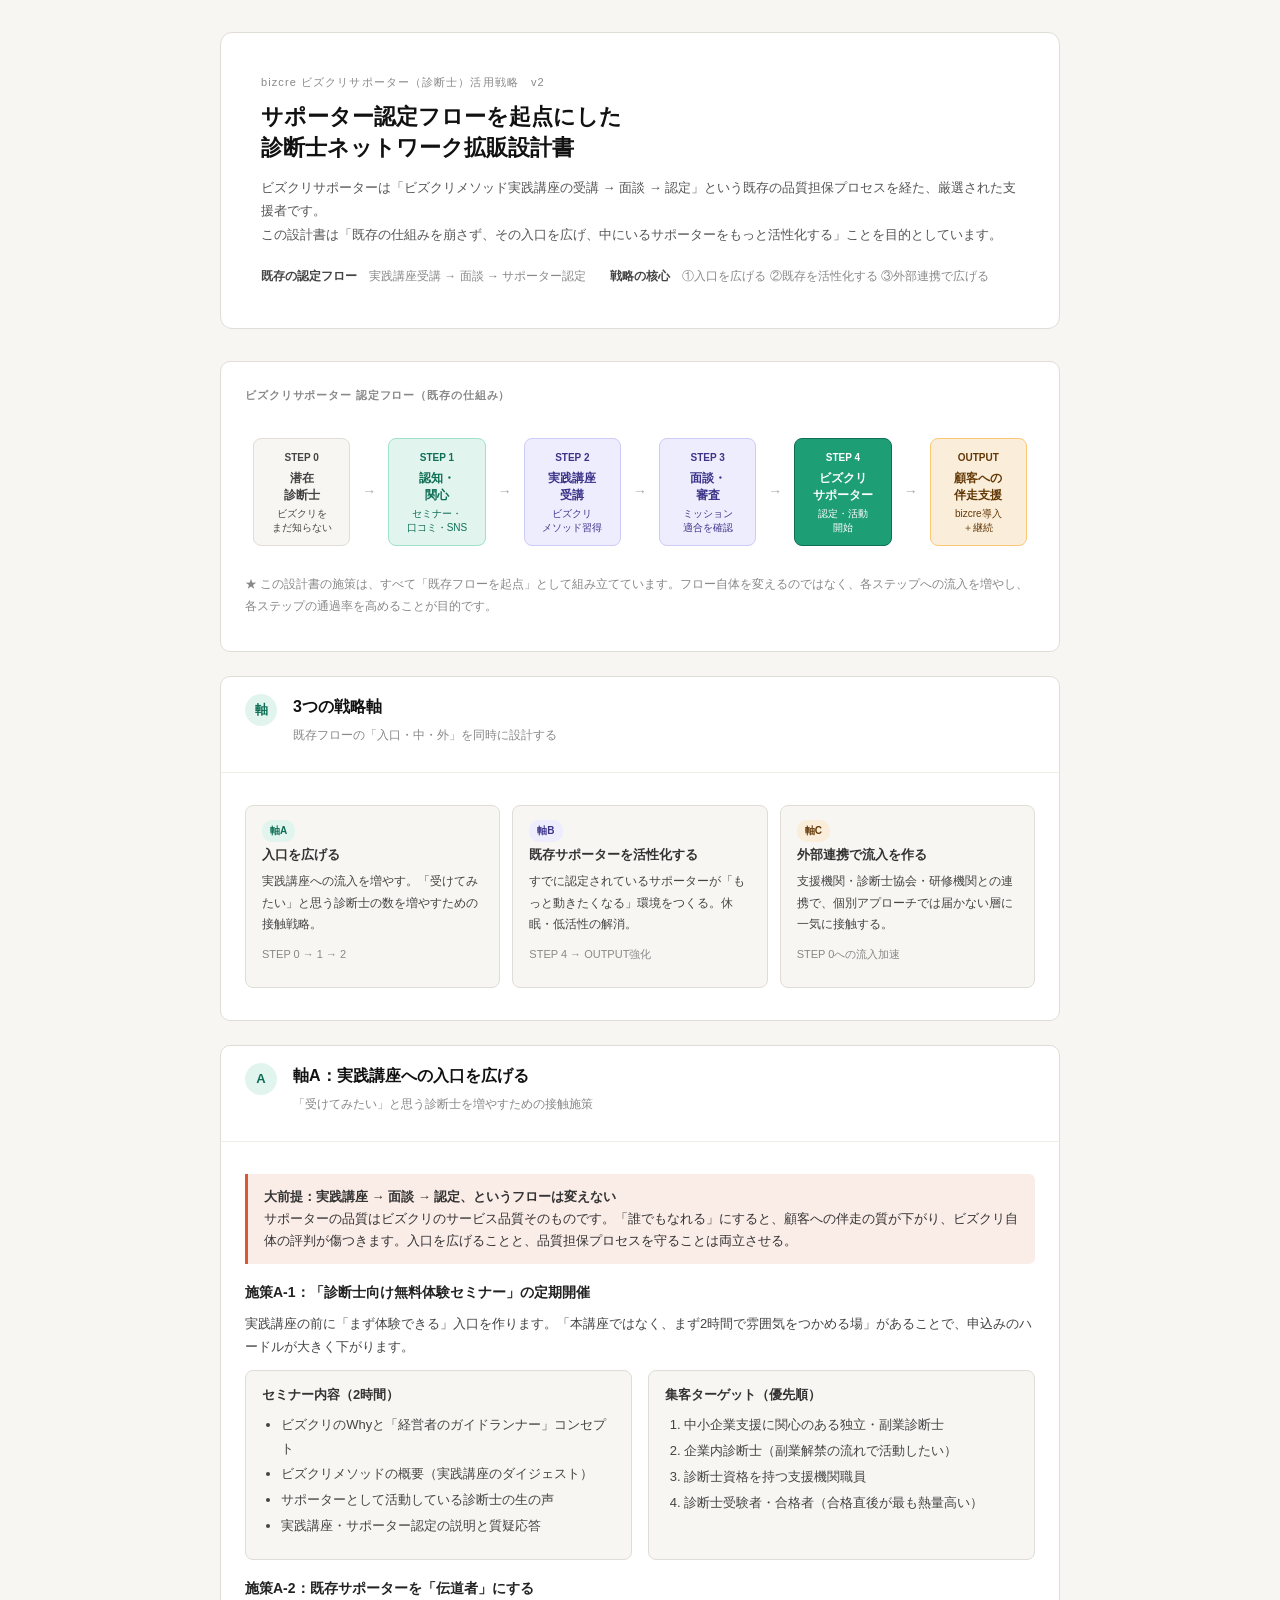
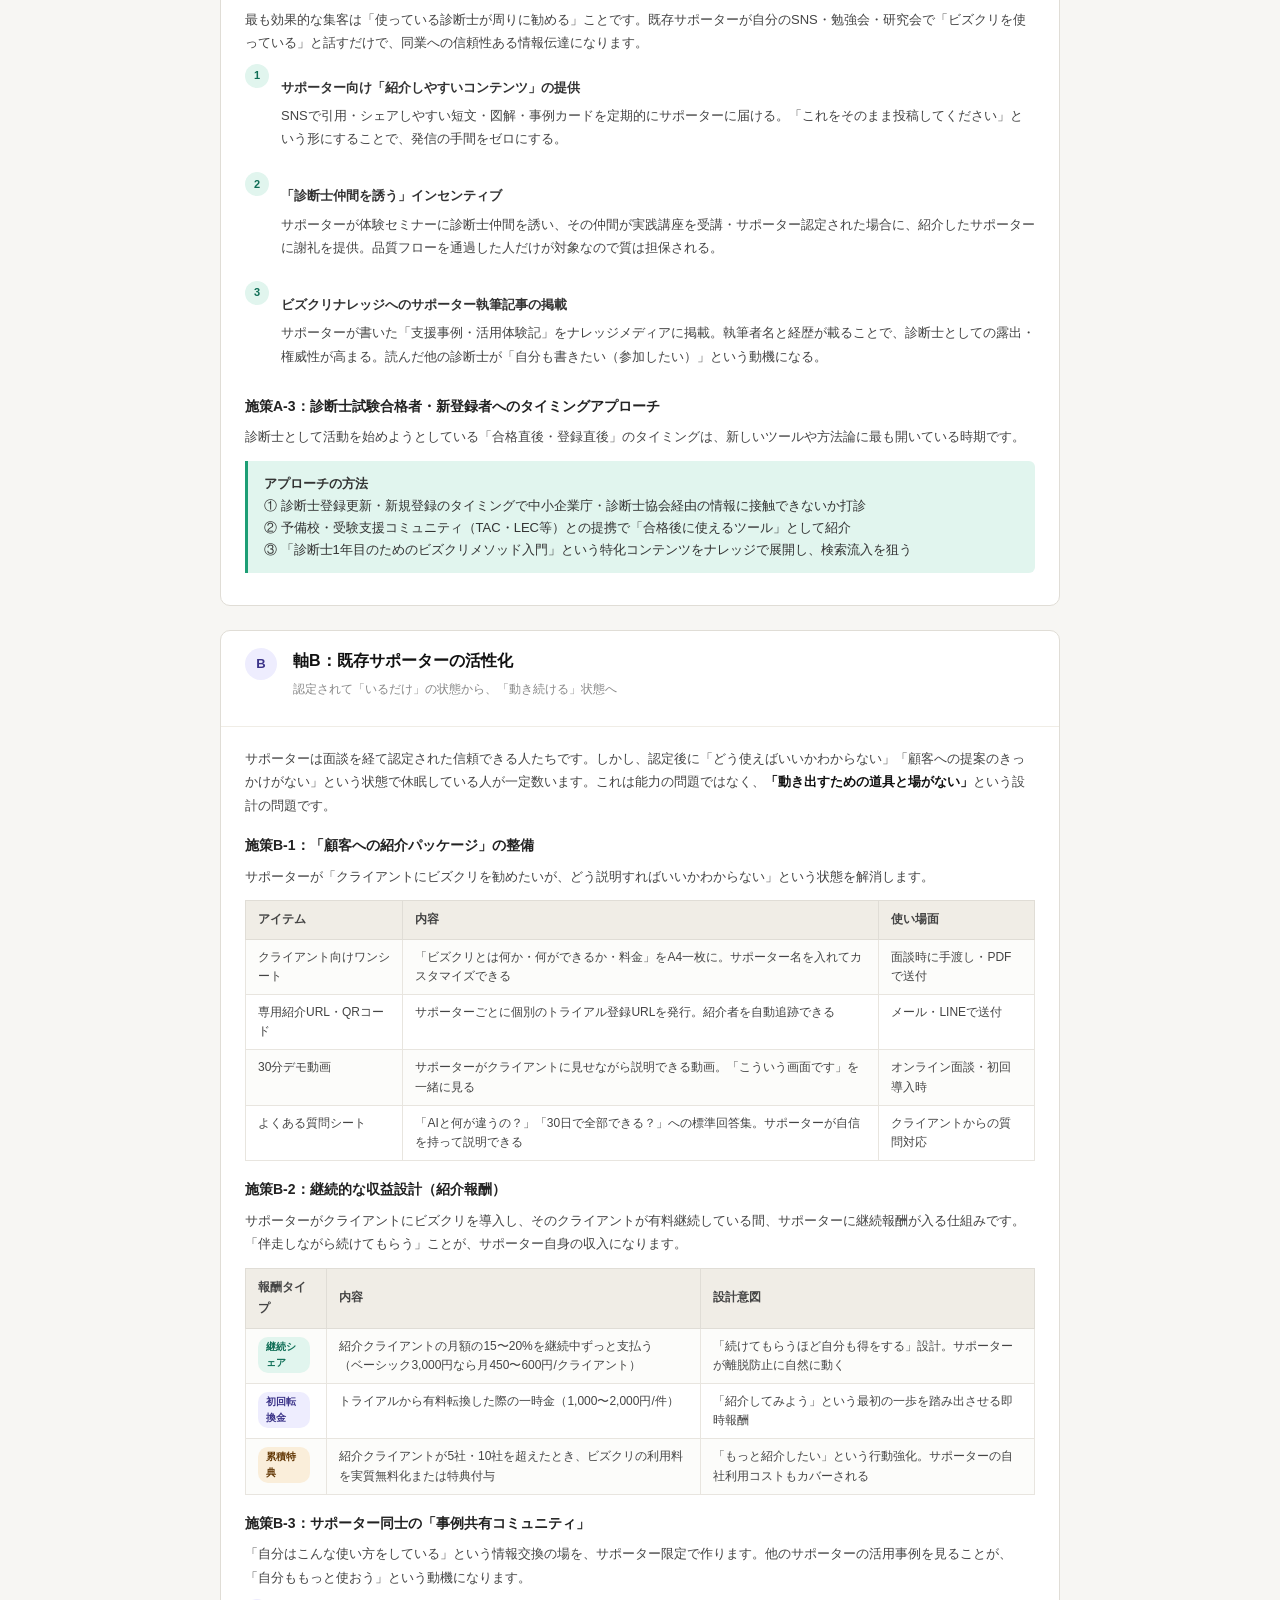
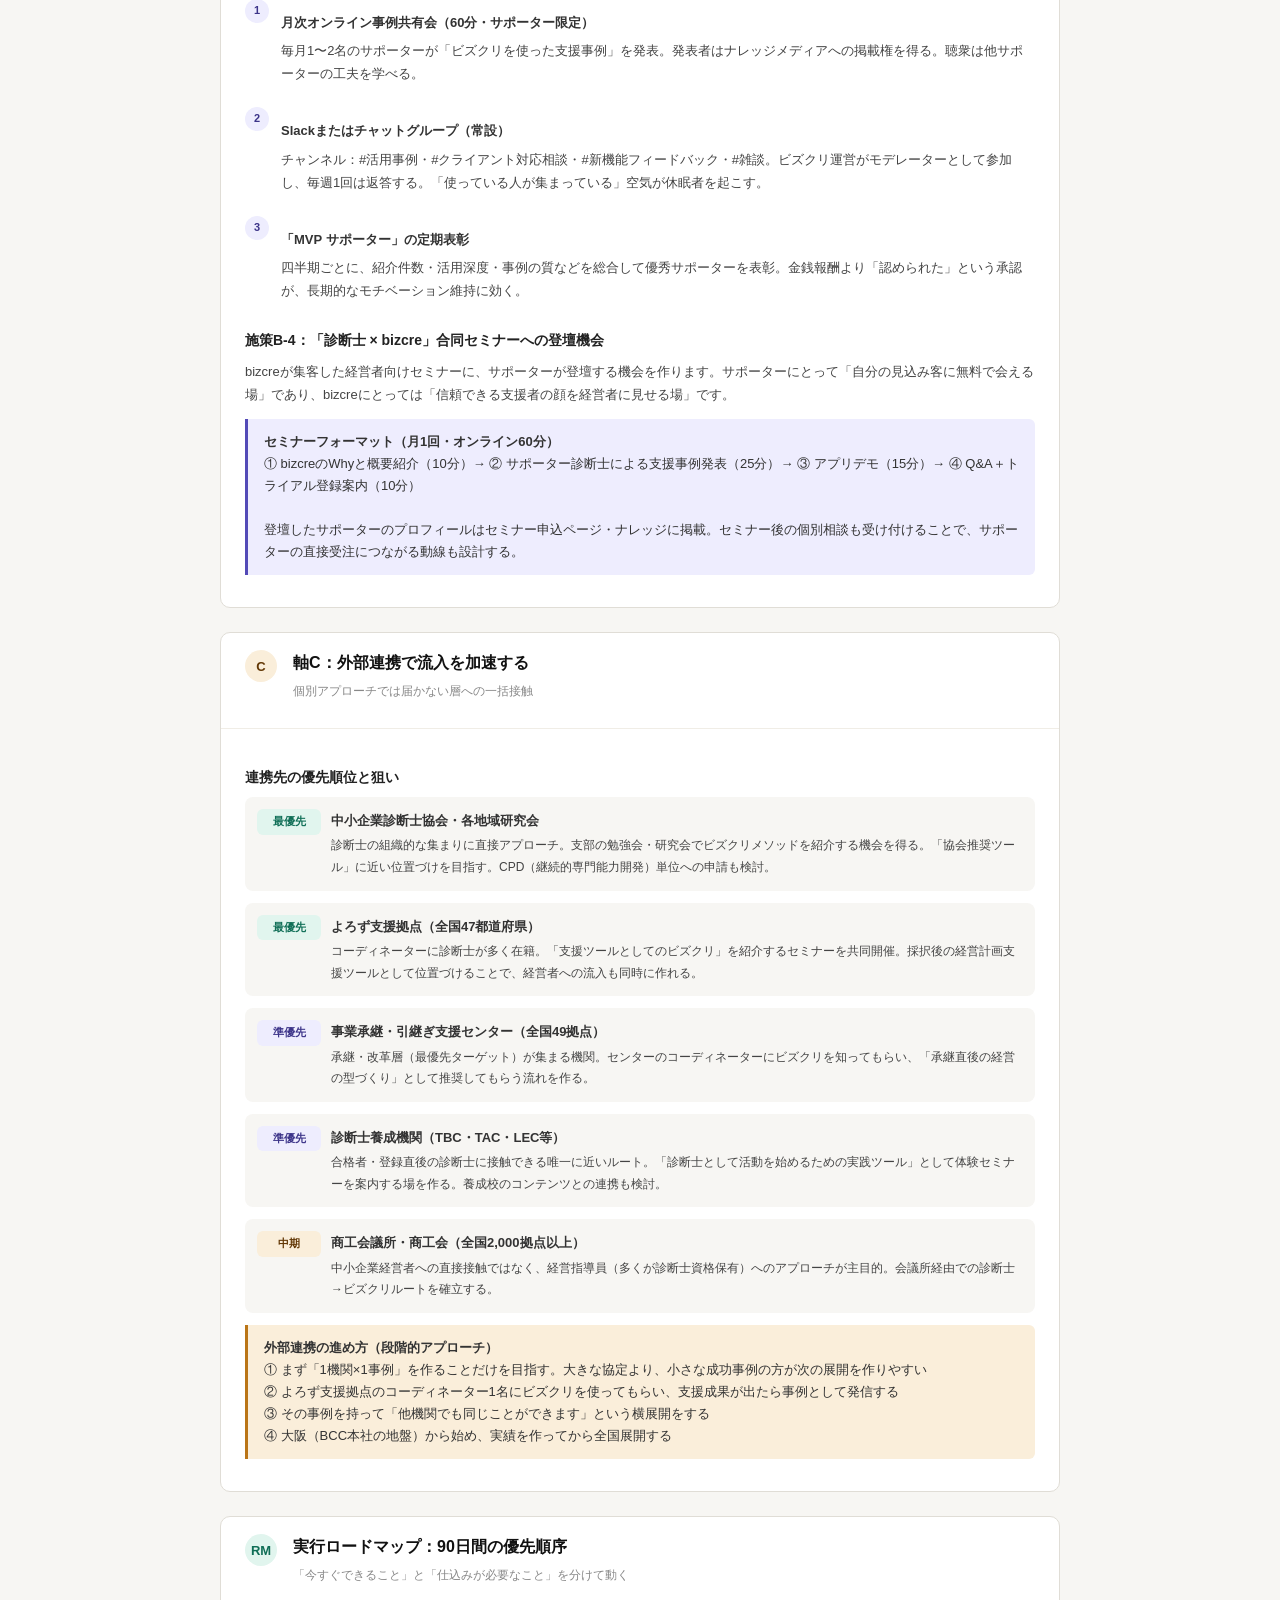
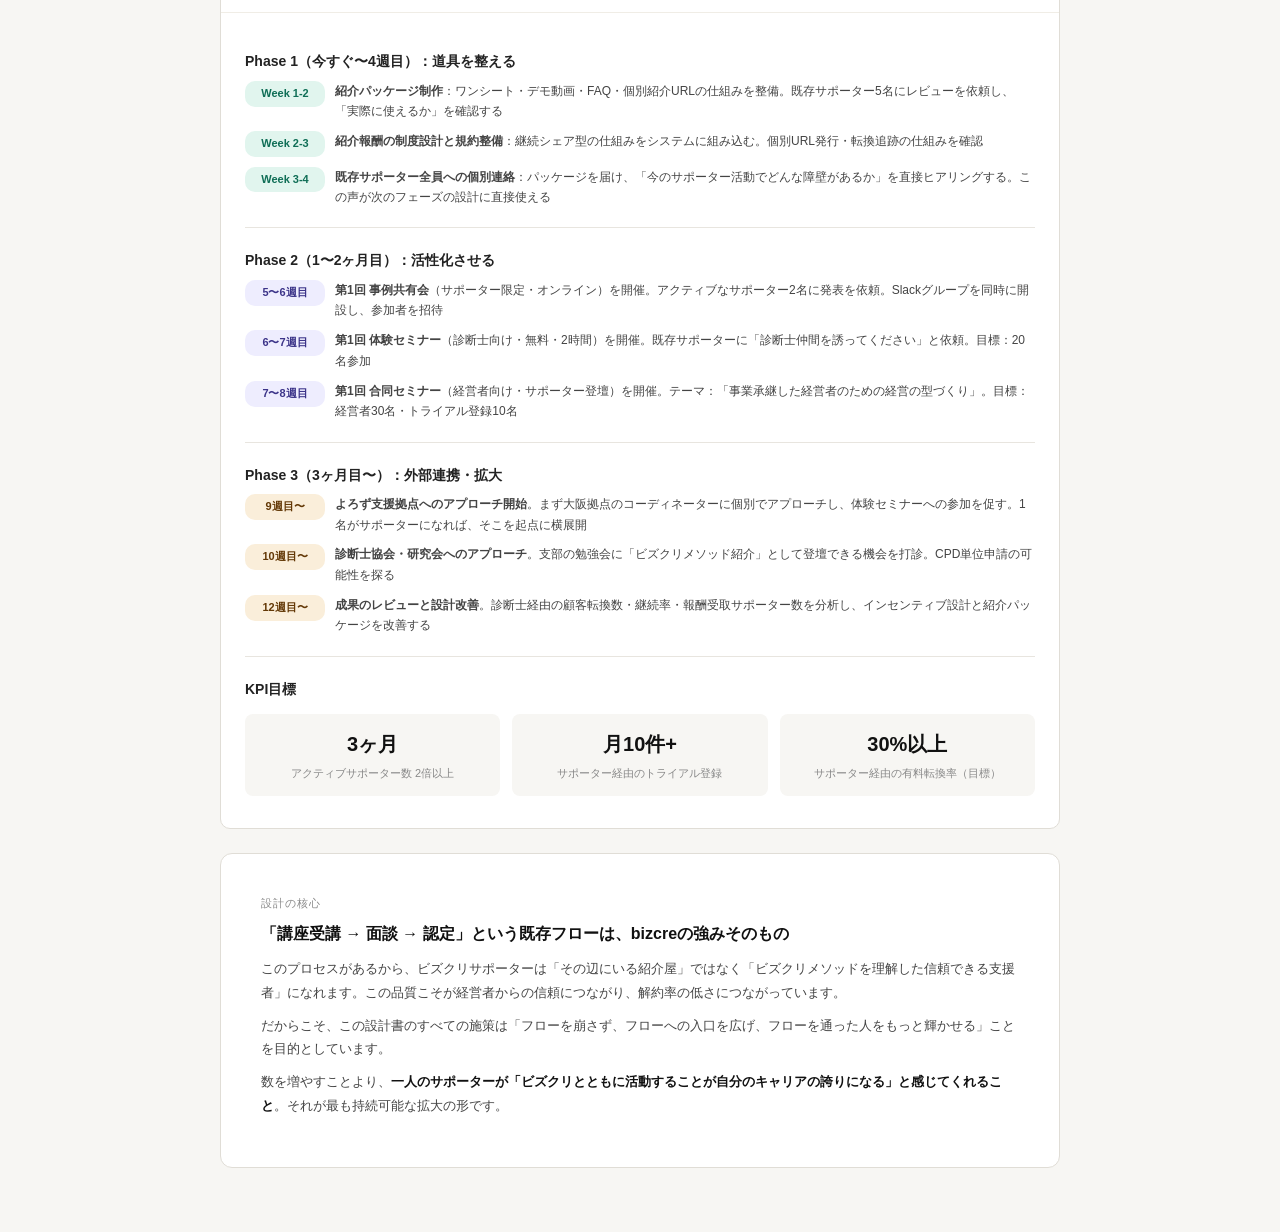
<file: bizcre_supporter_ strategy.html>
<!DOCTYPE html>
<html lang="ja">
<head>
<meta charset="UTF-8">
<meta name="viewport" content="width=device-width, initial-scale=1.0">
<title>bizcre ビズクリサポーター拡販戦略 設計書 v2</title>
<style>
*{box-sizing:border-box;margin:0;padding:0}
body{font-family:'Hiragino Kaku Gothic ProN','Noto Sans JP',sans-serif;font-size:14px;line-height:1.8;color:#1a1a1a;background:#f7f6f3;padding:2rem 1rem}
.container{max-width:840px;margin:0 auto}

.cover{background:#fff;border:1px solid #e0ddd6;border-radius:12px;padding:2.5rem;margin-bottom:2rem}
.cover-label{font-size:11px;letter-spacing:.1em;color:#888;margin-bottom:.6rem}
.cover-title{font-size:22px;font-weight:600;color:#111;margin-bottom:.75rem;line-height:1.4}
.cover-sub{font-size:13px;color:#555;line-height:1.8}
.cover-meta{display:flex;gap:1.5rem;flex-wrap:wrap;margin-top:1.25rem}
.meta-item{font-size:12px;color:#888}
.meta-item strong{color:#444}

/* サポーターフロー図 */
.flow-wrap{background:#fff;border:1px solid #e0ddd6;border-radius:10px;padding:1.5rem;margin-bottom:1.5rem}
.flow-title{font-size:11px;font-weight:600;letter-spacing:.08em;color:#888;margin-bottom:1.25rem;text-transform:uppercase}
.flow-steps{display:flex;align-items:stretch;gap:0}
.flow-step{flex:1;text-align:center;padding:.75rem .5rem;position:relative}
.flow-step-inner{border-radius:8px;padding:.65rem .5rem;height:100%}
.flow-arrow{display:flex;align-items:center;padding:0 4px;color:#aaa;font-size:14px;flex-shrink:0}
.fs-0{background:#f7f6f3;border:1px solid #e0ddd6}
.fs-1{background:#E1F5EE;border:1px solid #9FE1CB}
.fs-2{background:#EEEDFE;border:1px solid #CECBF6}
.fs-3{background:#1D9E75;border:1px solid #0F6E56}
.fs-4{background:#FAEEDA;border:1px solid #FAC775}
.flow-step-label{font-size:10px;font-weight:600;margin-bottom:3px}
.flow-step-name{font-size:12px;font-weight:600;line-height:1.4}
.flow-step-sub{font-size:10px;margin-top:3px;line-height:1.4}
.color-w{color:#fff}
.color-g{color:#0F6E56}
.color-p{color:#3C3489}
.color-a{color:#633806}
.color-gr{color:#444}

/* Section */
.section{background:#fff;border:1px solid #e0ddd6;border-radius:10px;margin-bottom:1.5rem;overflow:hidden}
.sec-header{padding:1rem 1.5rem;border-bottom:1px solid #f0ede6;display:flex;align-items:flex-start;gap:1rem}
.sec-num{flex-shrink:0;width:32px;height:32px;border-radius:50%;display:flex;align-items:center;justify-content:center;font-size:13px;font-weight:700;margin-top:1px}
.sn-g{background:#E1F5EE;color:#0F6E56}
.sn-p{background:#EEEDFE;color:#3C3489}
.sn-a{background:#FAEEDA;color:#633806}
.sec-header-text h2{font-size:16px;font-weight:600;color:#111;margin-bottom:3px}
.sec-header-text p{font-size:12px;color:#888}
.sec-body{padding:1.25rem 1.5rem}

.tag{display:inline-block;font-size:10px;font-weight:600;padding:2px 8px;border-radius:10px;margin-right:4px;vertical-align:middle}
.tg{background:#E1F5EE;color:#0F6E56}
.tp{background:#EEEDFE;color:#3C3489}
.ta{background:#FAEEDA;color:#633806}
.tc{background:#FAECE7;color:#712B13}
.tb{background:#E6F1FB;color:#0C447C}

h3{font-size:14px;font-weight:600;color:#222;margin:1rem 0 .4rem}
h4{font-size:13px;font-weight:600;color:#333;margin:.75rem 0 .3rem}
p{font-size:13px;color:#444;line-height:1.8;margin-bottom:.6rem}
ul,ol{margin:.4rem 0 .6rem 1.2rem;font-size:13px;color:#444;line-height:1.8}
li{margin-bottom:.15rem}

.highlight{background:#E1F5EE;border-left:3px solid #1D9E75;padding:.75rem 1rem;margin:.75rem 0;font-size:13px;color:#333;line-height:1.7;border-radius:0 6px 6px 0}
.highlight-p{background:#EEEDFE;border-left:3px solid #534AB7;padding:.75rem 1rem;margin:.75rem 0;font-size:13px;color:#333;line-height:1.7;border-radius:0 6px 6px 0}
.highlight-a{background:#FAEEDA;border-left:3px solid #BA7517;padding:.75rem 1rem;margin:.75rem 0;font-size:13px;color:#333;line-height:1.7;border-radius:0 6px 6px 0}
.highlight-c{background:#FAECE7;border-left:3px solid #D85A30;padding:.75rem 1rem;margin:.75rem 0;font-size:13px;color:#333;line-height:1.7;border-radius:0 6px 6px 0}

.grid2{display:grid;grid-template-columns:1fr 1fr;gap:1rem;margin:.75rem 0}
.grid3{display:grid;grid-template-columns:repeat(3,1fr);gap:.75rem;margin:.75rem 0}
.box{background:#f7f6f3;border:1px solid #e0ddd6;border-radius:8px;padding:.75rem 1rem}
.box h4{margin-top:0}

.table-wrap{overflow-x:auto;margin:.75rem 0}
table{width:100%;border-collapse:collapse;font-size:12px}
th{background:#f0ede6;padding:.5rem .75rem;text-align:left;font-weight:600;color:#444;border:1px solid #e0ddd6}
td{padding:.5rem .75rem;border:1px solid #e8e5df;vertical-align:top;color:#444;line-height:1.6}
tr:nth-child(even) td{background:#fcfcfa}

.divider{height:1px;background:#e8e5df;margin:1.25rem 0}
.step-row{display:flex;gap:.75rem;margin-bottom:.75rem;align-items:flex-start}
.step-n{flex-shrink:0;width:24px;height:24px;border-radius:50%;background:#E1F5EE;color:#0F6E56;font-size:11px;font-weight:700;display:flex;align-items:center;justify-content:center}
.step-n-p{background:#EEEDFE;color:#3C3489}
.step-n-a{background:#FAEEDA;color:#633806}

.kpi-card{background:#f7f6f3;border-radius:8px;padding:.75rem 1rem;text-align:center}
.kpi-num{font-size:20px;font-weight:700;color:#111;margin-bottom:2px}
.kpi-lbl{font-size:11px;color:#888}

.target-row{display:flex;gap:10px;align-items:flex-start;margin-bottom:.75rem;padding:.75rem;background:#f7f6f3;border-radius:8px}
.target-badge{flex-shrink:0;font-size:11px;font-weight:600;padding:3px 8px;border-radius:6px;min-width:64px;text-align:center}

.roadmap-row{display:flex;gap:10px;margin-bottom:.6rem;align-items:flex-start}
.rm-phase{flex-shrink:0;width:80px;font-size:11px;font-weight:600;padding:3px 0;text-align:center;border-radius:10px}
.rm-g{background:#E1F5EE;color:#0F6E56}
.rm-p{background:#EEEDFE;color:#3C3489}
.rm-a{background:#FAEEDA;color:#633806}
.rm-content{flex:1;font-size:12px;color:#444;line-height:1.7}
</style>
</head>
<body>
<div class="container">

<!-- Cover -->
<div class="cover">
  <div class="cover-label">bizcre ビズクリサポーター（診断士）活用戦略　v2</div>
  <div class="cover-title">サポーター認定フローを起点にした<br>診断士ネットワーク拡販設計書</div>
  <div class="cover-sub">
    ビズクリサポーターは「ビズクリメソッド実践講座の受講 → 面談 → 認定」という既存の品質担保プロセスを経た、厳選された支援者です。<br>
    この設計書は「既存の仕組みを崩さず、その入口を広げ、中にいるサポーターをもっと活性化する」ことを目的としています。
  </div>
  <div class="cover-meta">
    <div class="meta-item"><strong>既存の認定フロー</strong>　実践講座受講 → 面談 → サポーター認定</div>
    <div class="meta-item"><strong>戦略の核心</strong>　①入口を広げる ②既存を活性化する ③外部連携で広げる</div>
  </div>
</div>


<!-- ===== サポーター認定フロー ===== -->
<div class="flow-wrap">
  <div class="flow-title">ビズクリサポーター 認定フロー（既存の仕組み）</div>
  <div class="flow-steps">
    <div class="flow-step">
      <div class="flow-step-inner fs-0">
        <div class="flow-step-label color-gr">STEP 0</div>
        <div class="flow-step-name color-gr">潜在<br>診断士</div>
        <div class="flow-step-sub color-gr">ビズクリを<br>まだ知らない</div>
      </div>
    </div>
    <div class="flow-arrow">→</div>
    <div class="flow-step">
      <div class="flow-step-inner fs-1">
        <div class="flow-step-label color-g">STEP 1</div>
        <div class="flow-step-name color-g">認知・<br>関心</div>
        <div class="flow-step-sub color-g">セミナー・<br>口コミ・SNS</div>
      </div>
    </div>
    <div class="flow-arrow">→</div>
    <div class="flow-step">
      <div class="flow-step-inner fs-2">
        <div class="flow-step-label color-p">STEP 2</div>
        <div class="flow-step-name color-p">実践講座<br>受講</div>
        <div class="flow-step-sub color-p">ビズクリ<br>メソッド習得</div>
      </div>
    </div>
    <div class="flow-arrow">→</div>
    <div class="flow-step">
      <div class="flow-step-inner fs-2">
        <div class="flow-step-label color-p">STEP 3</div>
        <div class="flow-step-name color-p">面談・<br>審査</div>
        <div class="flow-step-sub color-p">ミッション<br>適合を確認</div>
      </div>
    </div>
    <div class="flow-arrow">→</div>
    <div class="flow-step">
      <div class="flow-step-inner fs-3">
        <div class="flow-step-label color-w">STEP 4</div>
        <div class="flow-step-name color-w">ビズクリ<br>サポーター</div>
        <div class="flow-step-sub color-w">認定・活動<br>開始</div>
      </div>
    </div>
    <div class="flow-arrow">→</div>
    <div class="flow-step">
      <div class="flow-step-inner fs-4">
        <div class="flow-step-label color-a">OUTPUT</div>
        <div class="flow-step-name color-a">顧客への<br>伴走支援</div>
        <div class="flow-step-sub color-a">bizcre導入<br>＋継続</div>
      </div>
    </div>
  </div>
  <p style="font-size:12px;color:#888;margin-top:1rem">
    ★ この設計書の施策は、すべて「既存フローを起点」として組み立てています。フロー自体を変えるのではなく、各ステップへの流入を増やし、各ステップの通過率を高めることが目的です。
  </p>
</div>


<!-- ===== 3つの戦略軸 ===== -->
<div class="section">
  <div class="sec-header">
    <div class="sec-num sn-g">軸</div>
    <div class="sec-header-text">
      <h2>3つの戦略軸</h2>
      <p>既存フローの「入口・中・外」を同時に設計する</p>
    </div>
  </div>
  <div class="sec-body">
    <div class="grid3">
      <div class="box">
        <div class="tag tg">軸A</div>
        <h4>入口を広げる</h4>
        <p style="font-size:12px">実践講座への流入を増やす。「受けてみたい」と思う診断士の数を増やすための接触戦略。</p>
        <p style="font-size:11px;color:#888;margin-top:.4rem">STEP 0 → 1 → 2</p>
      </div>
      <div class="box">
        <div class="tag tp">軸B</div>
        <h4>既存サポーターを活性化する</h4>
        <p style="font-size:12px">すでに認定されているサポーターが「もっと動きたくなる」環境をつくる。休眠・低活性の解消。</p>
        <p style="font-size:11px;color:#888;margin-top:.4rem">STEP 4 → OUTPUT強化</p>
      </div>
      <div class="box">
        <div class="tag ta">軸C</div>
        <h4>外部連携で流入を作る</h4>
        <p style="font-size:12px">支援機関・診断士協会・研修機関との連携で、個別アプローチでは届かない層に一気に接触する。</p>
        <p style="font-size:11px;color:#888;margin-top:.4rem">STEP 0への流入加速</p>
      </div>
    </div>
  </div>
</div>


<!-- ===== 軸A：入口施策 ===== -->
<div class="section">
  <div class="sec-header">
    <div class="sec-num sn-g">A</div>
    <div class="sec-header-text">
      <h2>軸A：実践講座への入口を広げる</h2>
      <p>「受けてみたい」と思う診断士を増やすための接触施策</p>
    </div>
  </div>
  <div class="sec-body">

    <div class="highlight-c">
      <strong>大前提：実践講座 → 面談 → 認定、というフローは変えない</strong><br>
      サポーターの品質はビズクリのサービス品質そのものです。「誰でもなれる」にすると、顧客への伴走の質が下がり、ビズクリ自体の評判が傷つきます。入口を広げることと、品質担保プロセスを守ることは両立させる。
    </div>

    <h3>施策A-1：「診断士向け無料体験セミナー」の定期開催</h3>
    <p>実践講座の前に「まず体験できる」入口を作ります。「本講座ではなく、まず2時間で雰囲気をつかめる場」があることで、申込みのハードルが大きく下がります。</p>

    <div class="grid2">
      <div class="box">
        <h4>セミナー内容（2時間）</h4>
        <ul>
          <li>ビズクリのWhyと「経営者のガイドランナー」コンセプト</li>
          <li>ビズクリメソッドの概要（実践講座のダイジェスト）</li>
          <li>サポーターとして活動している診断士の生の声</li>
          <li>実践講座・サポーター認定の説明と質疑応答</li>
        </ul>
      </div>
      <div class="box">
        <h4>集客ターゲット（優先順）</h4>
        <ol>
          <li>中小企業支援に関心のある独立・副業診断士</li>
          <li>企業内診断士（副業解禁の流れで活動したい）</li>
          <li>診断士資格を持つ支援機関職員</li>
          <li>診断士受験者・合格者（合格直後が最も熱量高い）</li>
        </ol>
      </div>
    </div>

    <h3>施策A-2：既存サポーターを「伝道者」にする</h3>
    <p>最も効果的な集客は「使っている診断士が周りに勧める」ことです。既存サポーターが自分のSNS・勉強会・研究会で「ビズクリを使っている」と話すだけで、同業への信頼性ある情報伝達になります。</p>

    <div class="step-row">
      <div class="step-n">1</div>
      <div class="step-body">
        <h4>サポーター向け「紹介しやすいコンテンツ」の提供</h4>
        <p>SNSで引用・シェアしやすい短文・図解・事例カードを定期的にサポーターに届ける。「これをそのまま投稿してください」という形にすることで、発信の手間をゼロにする。</p>
      </div>
    </div>
    <div class="step-row">
      <div class="step-n">2</div>
      <div class="step-body">
        <h4>「診断士仲間を誘う」インセンティブ</h4>
        <p>サポーターが体験セミナーに診断士仲間を誘い、その仲間が実践講座を受講・サポーター認定された場合に、紹介したサポーターに謝礼を提供。品質フローを通過した人だけが対象なので質は担保される。</p>
      </div>
    </div>
    <div class="step-row">
      <div class="step-n">3</div>
      <div class="step-body">
        <h4>ビズクリナレッジへのサポーター執筆記事の掲載</h4>
        <p>サポーターが書いた「支援事例・活用体験記」をナレッジメディアに掲載。執筆者名と経歴が載ることで、診断士としての露出・権威性が高まる。読んだ他の診断士が「自分も書きたい（参加したい）」という動機になる。</p>
      </div>
    </div>

    <h3>施策A-3：診断士試験合格者・新登録者へのタイミングアプローチ</h3>
    <p>診断士として活動を始めようとしている「合格直後・登録直後」のタイミングは、新しいツールや方法論に最も開いている時期です。</p>

    <div class="highlight">
      <strong>アプローチの方法</strong><br>
      ① 診断士登録更新・新規登録のタイミングで中小企業庁・診断士協会経由の情報に接触できないか打診<br>
      ② 予備校・受験支援コミュニティ（TAC・LEC等）との提携で「合格後に使えるツール」として紹介<br>
      ③ 「診断士1年目のためのビズクリメソッド入門」という特化コンテンツをナレッジで展開し、検索流入を狙う
    </div>
  </div>
</div>


<!-- ===== 軸B：既存サポーター活性化 ===== -->
<div class="section">
  <div class="sec-header">
    <div class="sec-num sn-p">B</div>
    <div class="sec-header-text">
      <h2>軸B：既存サポーターの活性化</h2>
      <p>認定されて「いるだけ」の状態から、「動き続ける」状態へ</p>
    </div>
  </div>
  <div class="sec-body">

    <p>サポーターは面談を経て認定された信頼できる人たちです。しかし、認定後に「どう使えばいいかわからない」「顧客への提案のきっかけがない」という状態で休眠している人が一定数います。これは能力の問題ではなく、<strong style="color:#111">「動き出すための道具と場がない」</strong>という設計の問題です。</p>

    <h3>施策B-1：「顧客への紹介パッケージ」の整備</h3>
    <p>サポーターが「クライアントにビズクリを勧めたいが、どう説明すればいいかわからない」という状態を解消します。</p>

    <div class="table-wrap">
      <table>
        <tr><th>アイテム</th><th>内容</th><th>使い場面</th></tr>
        <tr>
          <td>クライアント向けワンシート</td>
          <td>「ビズクリとは何か・何ができるか・料金」をA4一枚に。サポーター名を入れてカスタマイズできる</td>
          <td>面談時に手渡し・PDFで送付</td>
        </tr>
        <tr>
          <td>専用紹介URL・QRコード</td>
          <td>サポーターごとに個別のトライアル登録URLを発行。紹介者を自動追跡できる</td>
          <td>メール・LINEで送付</td>
        </tr>
        <tr>
          <td>30分デモ動画</td>
          <td>サポーターがクライアントに見せながら説明できる動画。「こういう画面です」を一緒に見る</td>
          <td>オンライン面談・初回導入時</td>
        </tr>
        <tr>
          <td>よくある質問シート</td>
          <td>「AIと何が違うの？」「30日で全部できる？」への標準回答集。サポーターが自信を持って説明できる</td>
          <td>クライアントからの質問対応</td>
        </tr>
      </table>
    </div>

    <h3>施策B-2：継続的な収益設計（紹介報酬）</h3>
    <p>サポーターがクライアントにビズクリを導入し、そのクライアントが有料継続している間、サポーターに継続報酬が入る仕組みです。「伴走しながら続けてもらう」ことが、サポーター自身の収入になります。</p>

    <div class="table-wrap">
      <table>
        <tr><th>報酬タイプ</th><th>内容</th><th>設計意図</th></tr>
        <tr>
          <td><span class="tag tg">継続シェア</span></td>
          <td>紹介クライアントの月額の15〜20%を継続中ずっと支払う<br>（ベーシック3,000円なら月450〜600円/クライアント）</td>
          <td>「続けてもらうほど自分も得をする」設計。サポーターが離脱防止に自然に動く</td>
        </tr>
        <tr>
          <td><span class="tag tp">初回転換金</span></td>
          <td>トライアルから有料転換した際の一時金（1,000〜2,000円/件）</td>
          <td>「紹介してみよう」という最初の一歩を踏み出させる即時報酬</td>
        </tr>
        <tr>
          <td><span class="tag ta">累積特典</span></td>
          <td>紹介クライアントが5社・10社を超えたとき、ビズクリの利用料を実質無料化または特典付与</td>
          <td>「もっと紹介したい」という行動強化。サポーターの自社利用コストもカバーされる</td>
        </tr>
      </table>
    </div>

    <h3>施策B-3：サポーター同士の「事例共有コミュニティ」</h3>
    <p>「自分はこんな使い方をしている」という情報交換の場を、サポーター限定で作ります。他のサポーターの活用事例を見ることが、「自分ももっと使おう」という動機になります。</p>

    <div class="step-row">
      <div class="step-n step-n-p">1</div>
      <div class="step-body">
        <h4>月次オンライン事例共有会（60分・サポーター限定）</h4>
        <p>毎月1〜2名のサポーターが「ビズクリを使った支援事例」を発表。発表者はナレッジメディアへの掲載権を得る。聴衆は他サポーターの工夫を学べる。</p>
      </div>
    </div>
    <div class="step-row">
      <div class="step-n step-n-p">2</div>
      <div class="step-body">
        <h4>Slackまたはチャットグループ（常設）</h4>
        <p>チャンネル：#活用事例・#クライアント対応相談・#新機能フィードバック・#雑談。ビズクリ運営がモデレーターとして参加し、毎週1回は返答する。「使っている人が集まっている」空気が休眠者を起こす。</p>
      </div>
    </div>
    <div class="step-row">
      <div class="step-n step-n-p">3</div>
      <div class="step-body">
        <h4>「MVP サポーター」の定期表彰</h4>
        <p>四半期ごとに、紹介件数・活用深度・事例の質などを総合して優秀サポーターを表彰。金銭報酬より「認められた」という承認が、長期的なモチベーション維持に効く。</p>
      </div>
    </div>

    <h3>施策B-4：「診断士 × bizcre」合同セミナーへの登壇機会</h3>
    <p>bizcreが集客した経営者向けセミナーに、サポーターが登壇する機会を作ります。サポーターにとって「自分の見込み客に無料で会える場」であり、bizcreにとっては「信頼できる支援者の顔を経営者に見せる場」です。</p>

    <div class="highlight-p">
      <strong>セミナーフォーマット（月1回・オンライン60分）</strong><br>
      ① bizcreのWhyと概要紹介（10分）→ ② サポーター診断士による支援事例発表（25分）→ ③ アプリデモ（15分）→ ④ Q&A＋トライアル登録案内（10分）<br><br>
      登壇したサポーターのプロフィールはセミナー申込ページ・ナレッジに掲載。セミナー後の個別相談も受け付けることで、サポーターの直接受注につながる動線も設計する。
    </div>
  </div>
</div>


<!-- ===== 軸C：外部連携 ===== -->
<div class="section">
  <div class="sec-header">
    <div class="sec-num sn-a">C</div>
    <div class="sec-header-text">
      <h2>軸C：外部連携で流入を加速する</h2>
      <p>個別アプローチでは届かない層への一括接触</p>
    </div>
  </div>
  <div class="sec-body">

    <h3>連携先の優先順位と狙い</h3>

    <div class="target-row">
      <div class="target-badge" style="background:#E1F5EE;color:#0F6E56">最優先</div>
      <div>
        <h4 style="margin:0 0 3px">中小企業診断士協会・各地域研究会</h4>
        <p style="font-size:12px;margin:0">診断士の組織的な集まりに直接アプローチ。支部の勉強会・研究会でビズクリメソッドを紹介する機会を得る。「協会推奨ツール」に近い位置づけを目指す。CPD（継続的専門能力開発）単位への申請も検討。</p>
      </div>
    </div>
    <div class="target-row">
      <div class="target-badge" style="background:#E1F5EE;color:#0F6E56">最優先</div>
      <div>
        <h4 style="margin:0 0 3px">よろず支援拠点（全国47都道府県）</h4>
        <p style="font-size:12px;margin:0">コーディネーターに診断士が多く在籍。「支援ツールとしてのビズクリ」を紹介するセミナーを共同開催。採択後の経営計画支援ツールとして位置づけることで、経営者への流入も同時に作れる。</p>
      </div>
    </div>
    <div class="target-row">
      <div class="target-badge" style="background:#EEEDFE;color:#3C3489">準優先</div>
      <div>
        <h4 style="margin:0 0 3px">事業承継・引継ぎ支援センター（全国49拠点）</h4>
        <p style="font-size:12px;margin:0">承継・改革層（最優先ターゲット）が集まる機関。センターのコーディネーターにビズクリを知ってもらい、「承継直後の経営の型づくり」として推奨してもらう流れを作る。</p>
      </div>
    </div>
    <div class="target-row">
      <div class="target-badge" style="background:#EEEDFE;color:#3C3489">準優先</div>
      <div>
        <h4 style="margin:0 0 3px">診断士養成機関（TBC・TAC・LEC等）</h4>
        <p style="font-size:12px;margin:0">合格者・登録直後の診断士に接触できる唯一に近いルート。「診断士として活動を始めるための実践ツール」として体験セミナーを案内する場を作る。養成校のコンテンツとの連携も検討。</p>
      </div>
    </div>
    <div class="target-row">
      <div class="target-badge" style="background:#FAEEDA;color:#633806">中期</div>
      <div>
        <h4 style="margin:0 0 3px">商工会議所・商工会（全国2,000拠点以上）</h4>
        <p style="font-size:12px;margin:0">中小企業経営者への直接接触ではなく、経営指導員（多くが診断士資格保有）へのアプローチが主目的。会議所経由での診断士→ビズクリルートを確立する。</p>
      </div>
    </div>

    <div class="highlight-a">
      <strong>外部連携の進め方（段階的アプローチ）</strong><br>
      ① まず「1機関×1事例」を作ることだけを目指す。大きな協定より、小さな成功事例の方が次の展開を作りやすい<br>
      ② よろず支援拠点のコーディネーター1名にビズクリを使ってもらい、支援成果が出たら事例として発信する<br>
      ③ その事例を持って「他機関でも同じことができます」という横展開をする<br>
      ④ 大阪（BCC本社の地盤）から始め、実績を作ってから全国展開する
    </div>
  </div>
</div>


<!-- ===== 実行ロードマップ ===== -->
<div class="section">
  <div class="sec-header">
    <div class="sec-num sn-g">RM</div>
    <div class="sec-header-text">
      <h2>実行ロードマップ：90日間の優先順序</h2>
      <p>「今すぐできること」と「仕込みが必要なこと」を分けて動く</p>
    </div>
  </div>
  <div class="sec-body">

    <h3>Phase 1（今すぐ〜4週目）：道具を整える</h3>
    <div class="roadmap-row"><div class="rm-phase rm-g">Week 1-2</div><div class="rm-content"><strong>紹介パッケージ制作</strong>：ワンシート・デモ動画・FAQ・個別紹介URLの仕組みを整備。既存サポーター5名にレビューを依頼し、「実際に使えるか」を確認する</div></div>
    <div class="roadmap-row"><div class="rm-phase rm-g">Week 2-3</div><div class="rm-content"><strong>紹介報酬の制度設計と規約整備</strong>：継続シェア型の仕組みをシステムに組み込む。個別URL発行・転換追跡の仕組みを確認</div></div>
    <div class="roadmap-row"><div class="rm-phase rm-g">Week 3-4</div><div class="rm-content"><strong>既存サポーター全員への個別連絡</strong>：パッケージを届け、「今のサポーター活動でどんな障壁があるか」を直接ヒアリングする。この声が次のフェーズの設計に直接使える</div></div>

    <div class="divider"></div>

    <h3>Phase 2（1〜2ヶ月目）：活性化させる</h3>
    <div class="roadmap-row"><div class="rm-phase rm-p">5〜6週目</div><div class="rm-content"><strong>第1回 事例共有会</strong>（サポーター限定・オンライン）を開催。アクティブなサポーター2名に発表を依頼。Slackグループを同時に開設し、参加者を招待</div></div>
    <div class="roadmap-row"><div class="rm-phase rm-p">6〜7週目</div><div class="rm-content"><strong>第1回 体験セミナー</strong>（診断士向け・無料・2時間）を開催。既存サポーターに「診断士仲間を誘ってください」と依頼。目標：20名参加</div></div>
    <div class="roadmap-row"><div class="rm-phase rm-p">7〜8週目</div><div class="rm-content"><strong>第1回 合同セミナー</strong>（経営者向け・サポーター登壇）を開催。テーマ：「事業承継した経営者のための経営の型づくり」。目標：経営者30名・トライアル登録10名</div></div>

    <div class="divider"></div>

    <h3>Phase 3（3ヶ月目〜）：外部連携・拡大</h3>
    <div class="roadmap-row"><div class="rm-phase rm-a">9週目〜</div><div class="rm-content"><strong>よろず支援拠点へのアプローチ開始</strong>。まず大阪拠点のコーディネーターに個別でアプローチし、体験セミナーへの参加を促す。1名がサポーターになれば、そこを起点に横展開</div></div>
    <div class="roadmap-row"><div class="rm-phase rm-a">10週目〜</div><div class="rm-content"><strong>診断士協会・研究会へのアプローチ</strong>。支部の勉強会に「ビズクリメソッド紹介」として登壇できる機会を打診。CPD単位申請の可能性を探る</div></div>
    <div class="roadmap-row"><div class="rm-phase rm-a">12週目〜</div><div class="rm-content"><strong>成果のレビューと設計改善</strong>。診断士経由の顧客転換数・継続率・報酬受取サポーター数を分析し、インセンティブ設計と紹介パッケージを改善する</div></div>

    <div class="divider"></div>

    <h3>KPI目標</h3>
    <div class="grid3">
      <div class="kpi-card">
        <div class="kpi-num">3ヶ月</div>
        <div class="kpi-lbl">アクティブサポーター数 2倍以上</div>
      </div>
      <div class="kpi-card">
        <div class="kpi-num">月10件+</div>
        <div class="kpi-lbl">サポーター経由のトライアル登録</div>
      </div>
      <div class="kpi-card">
        <div class="kpi-num">30%以上</div>
        <div class="kpi-lbl">サポーター経由の有料転換率（目標）</div>
      </div>
    </div>
  </div>
</div>


<!-- ===== 結論 ===== -->
<div class="cover" style="margin-top:0">
  <div class="cover-label">設計の核心</div>
  <div class="cover-title" style="font-size:16px;margin-bottom:.75rem">「講座受講 → 面談 → 認定」という既存フローは、bizcreの強みそのもの</div>
  <div class="cover-sub">
    <p>このプロセスがあるから、ビズクリサポーターは「その辺にいる紹介屋」ではなく「ビズクリメソッドを理解した信頼できる支援者」になれます。この品質こそが経営者からの信頼につながり、解約率の低さにつながっています。</p>
    <p style="margin-top:.6rem">だからこそ、この設計書のすべての施策は「フローを崩さず、フローへの入口を広げ、フローを通った人をもっと輝かせる」ことを目的としています。</p>
    <p style="margin-top:.6rem">数を増やすことより、<strong style="color:#111">一人のサポーターが「ビズクリとともに活動することが自分のキャリアの誇りになる」と感じてくれること</strong>。それが最も持続可能な拡大の形です。</p>
  </div>
</div>

</div>
</body>
</html>
</file>
